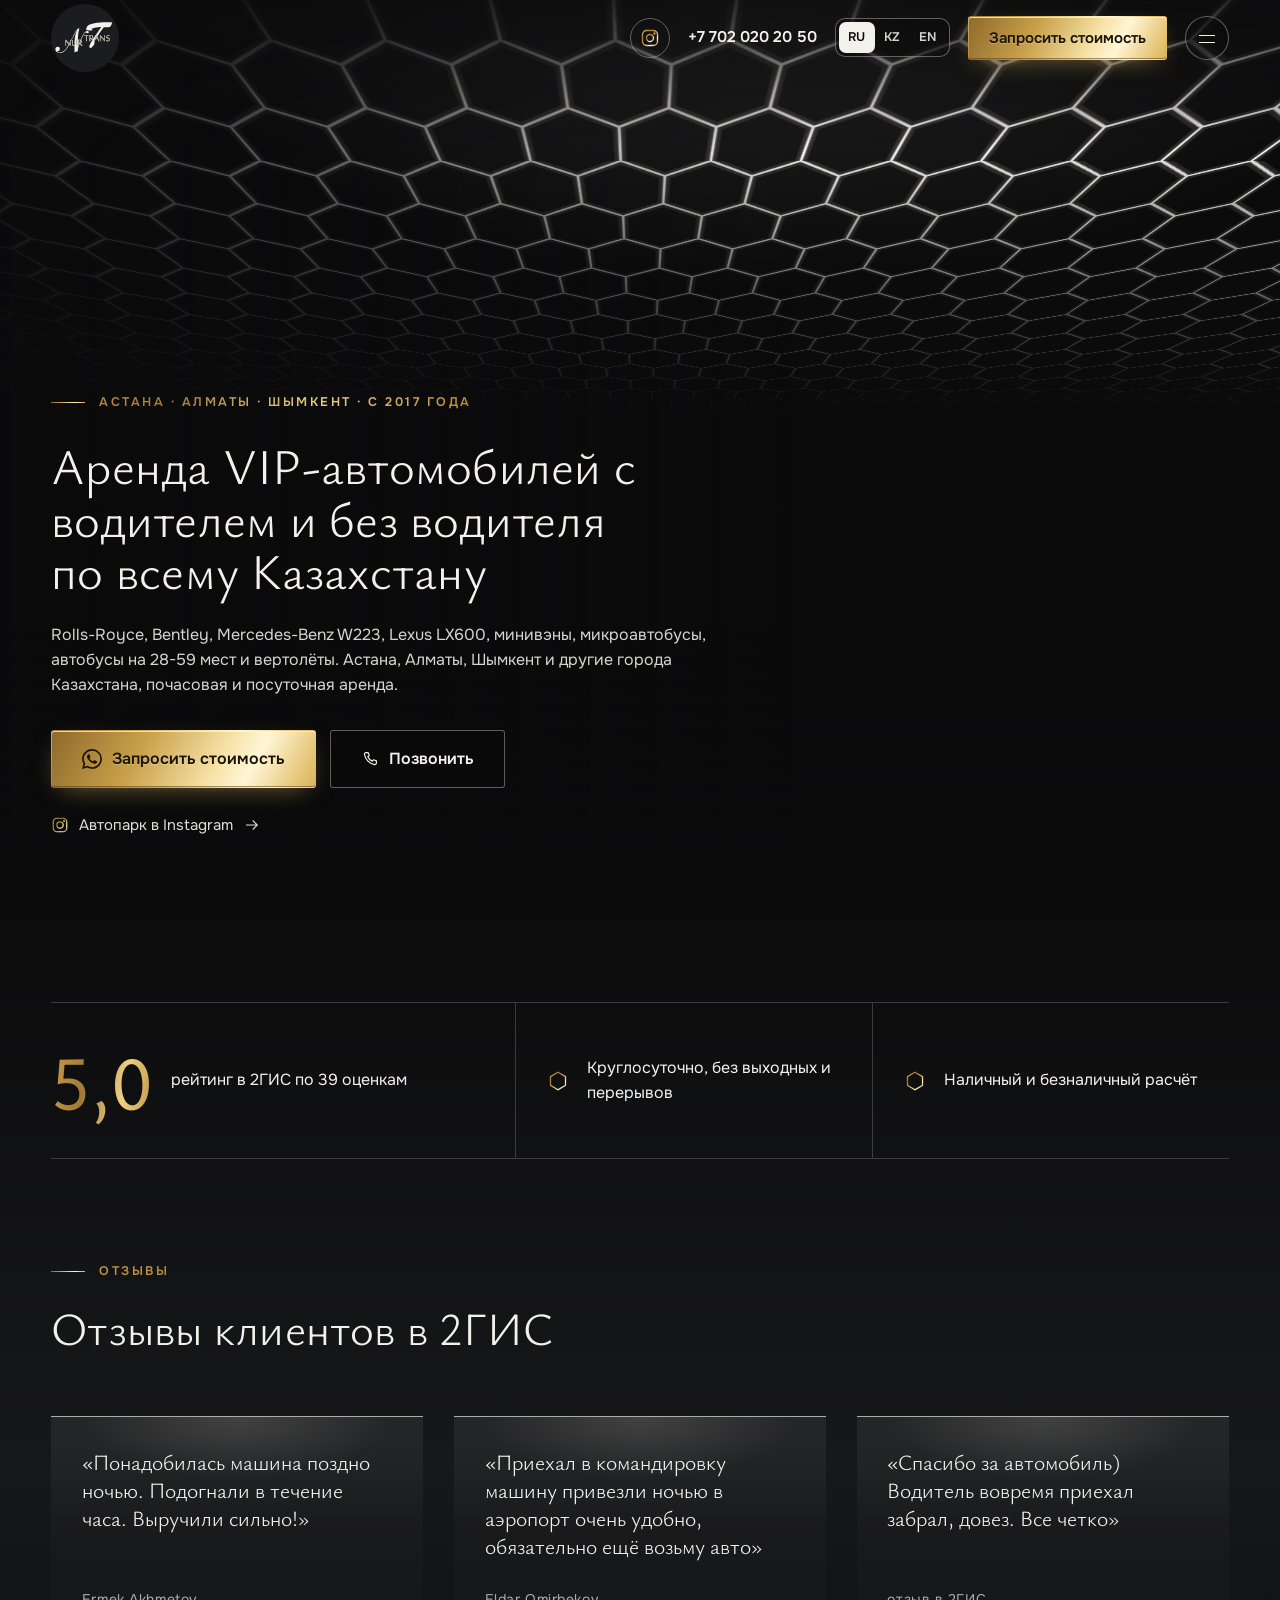
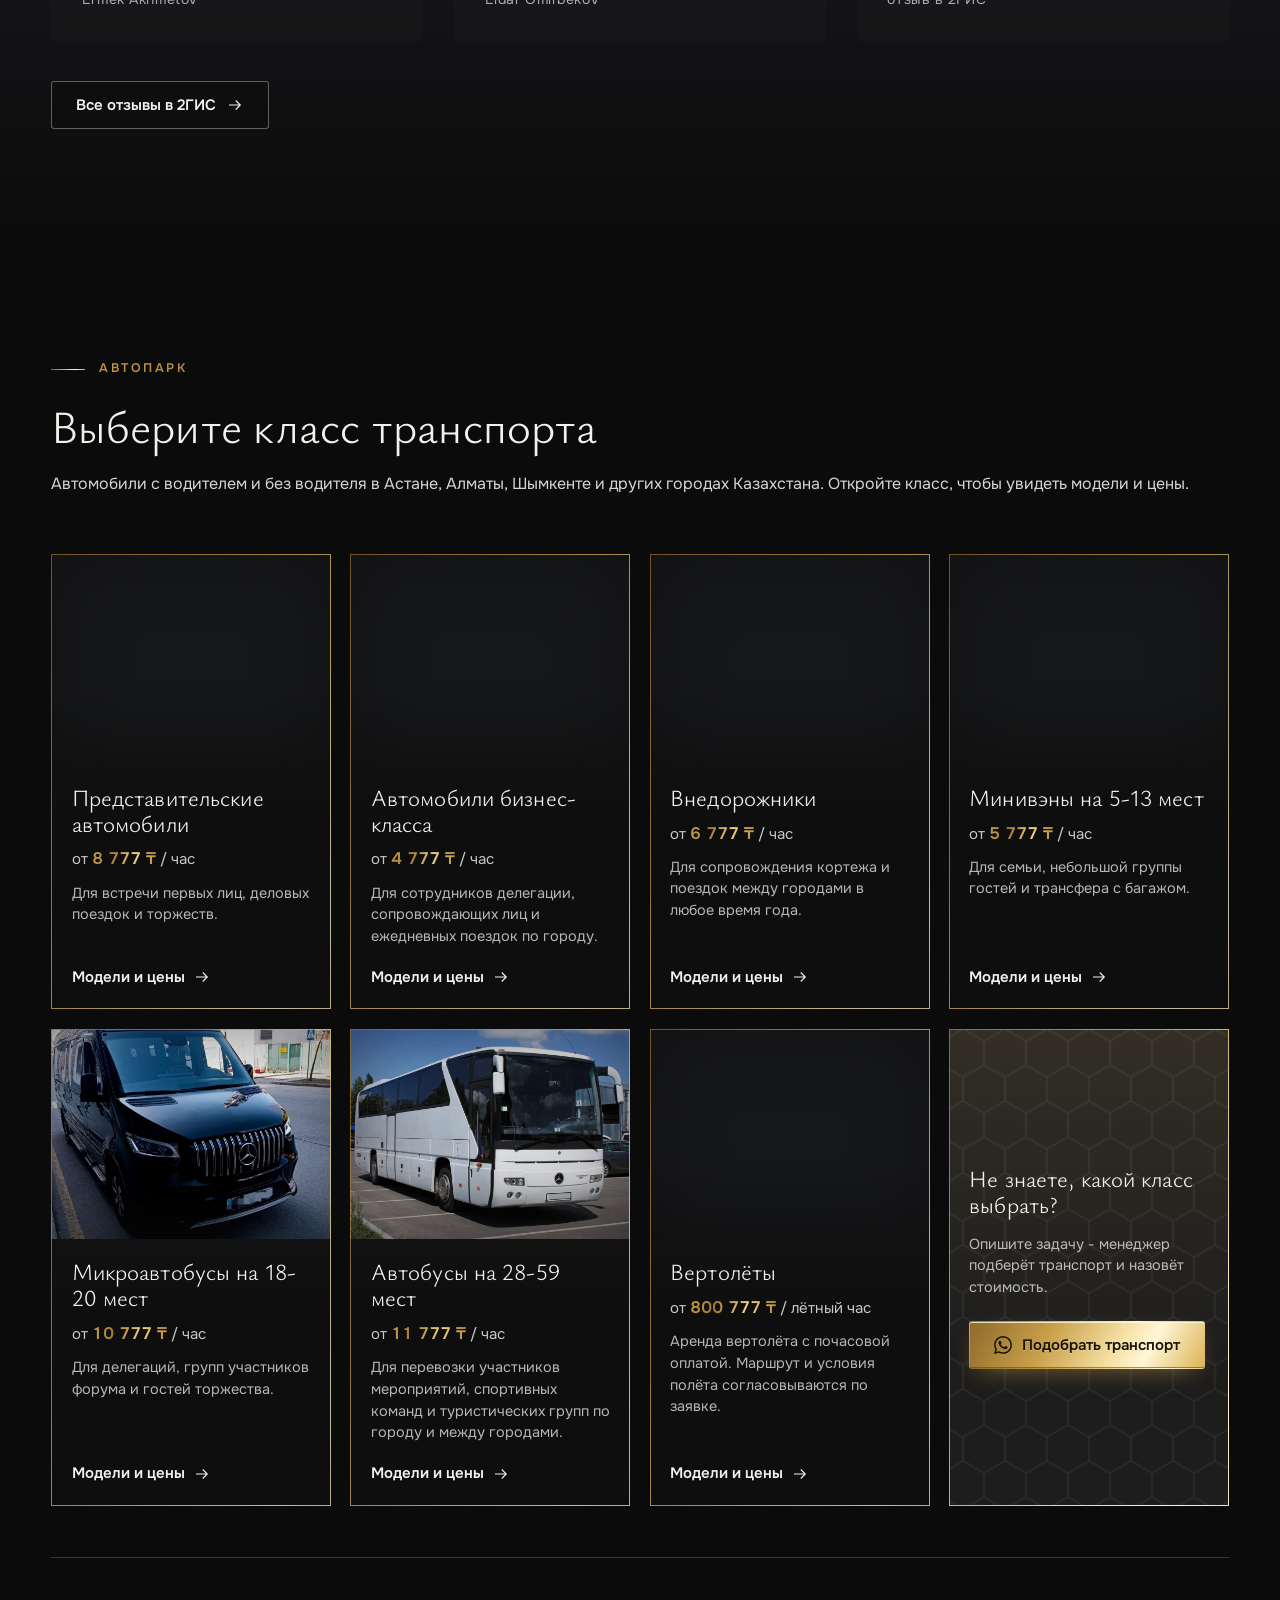
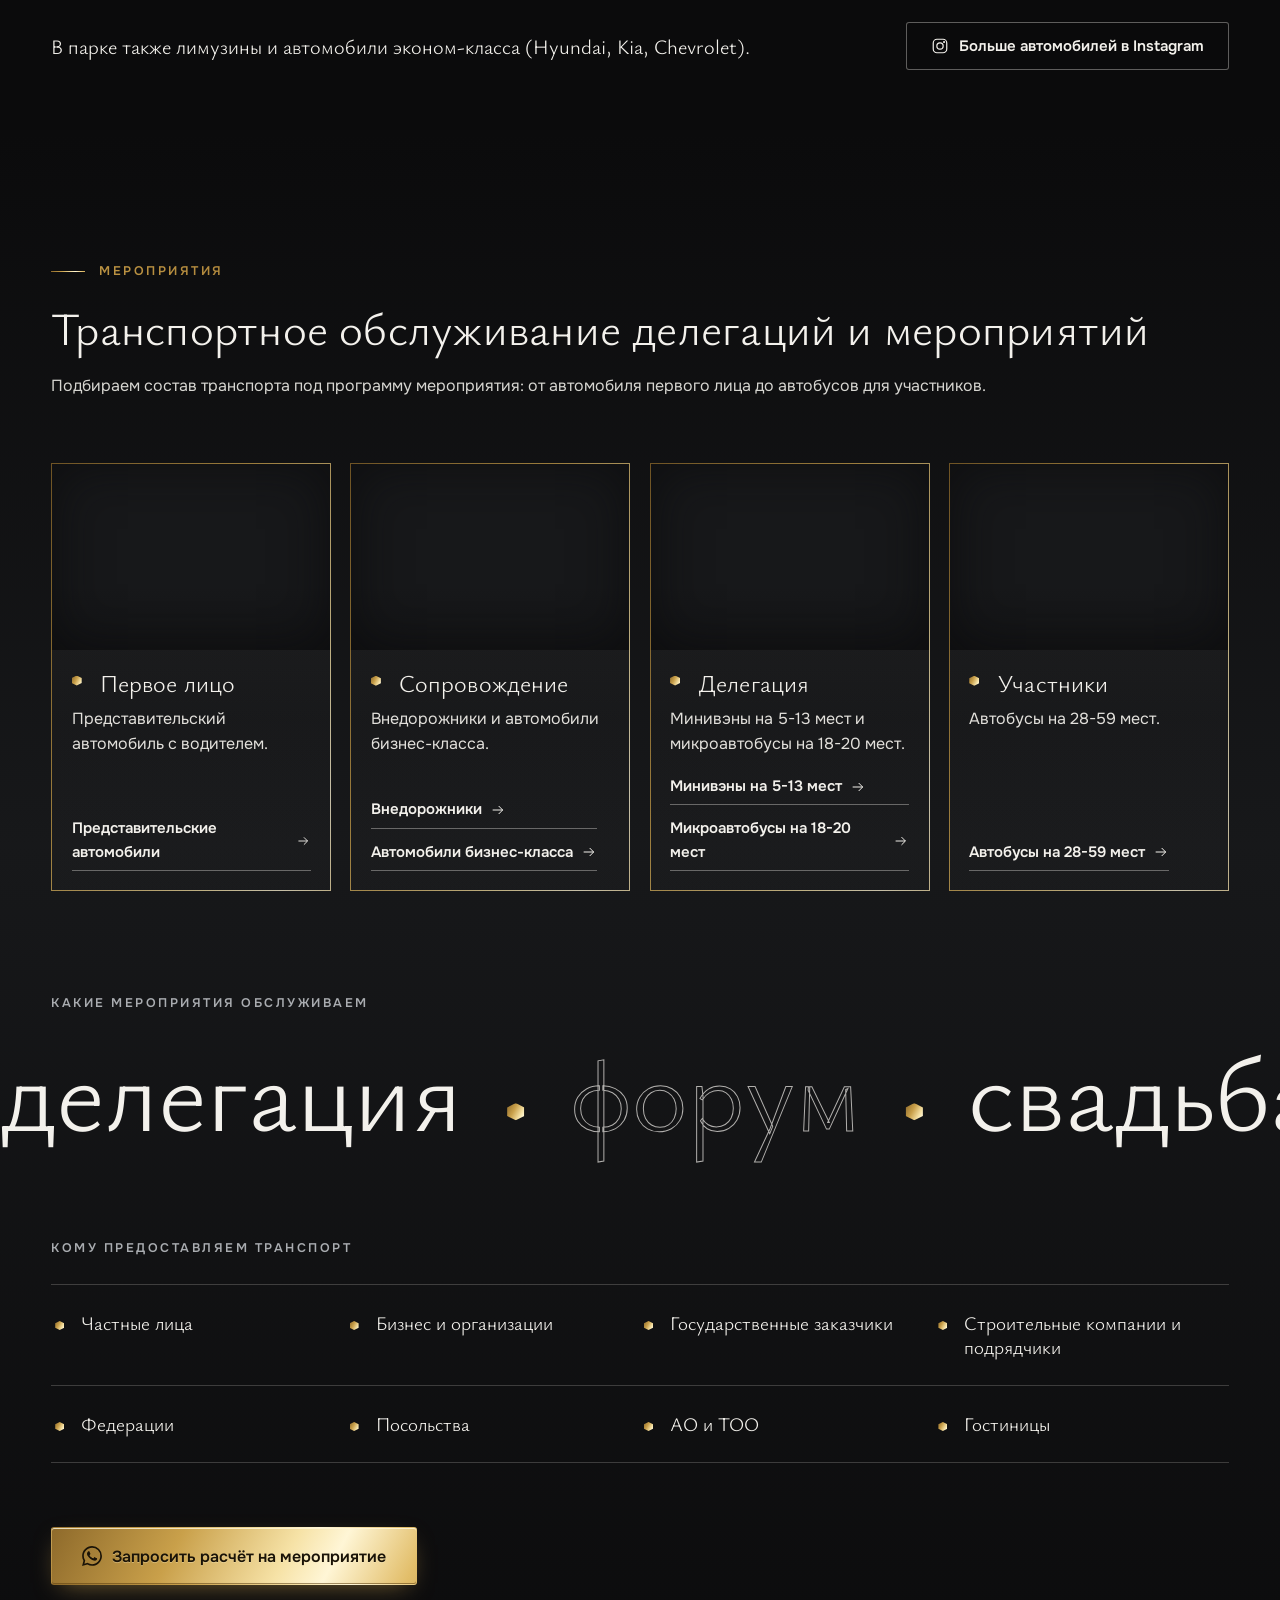
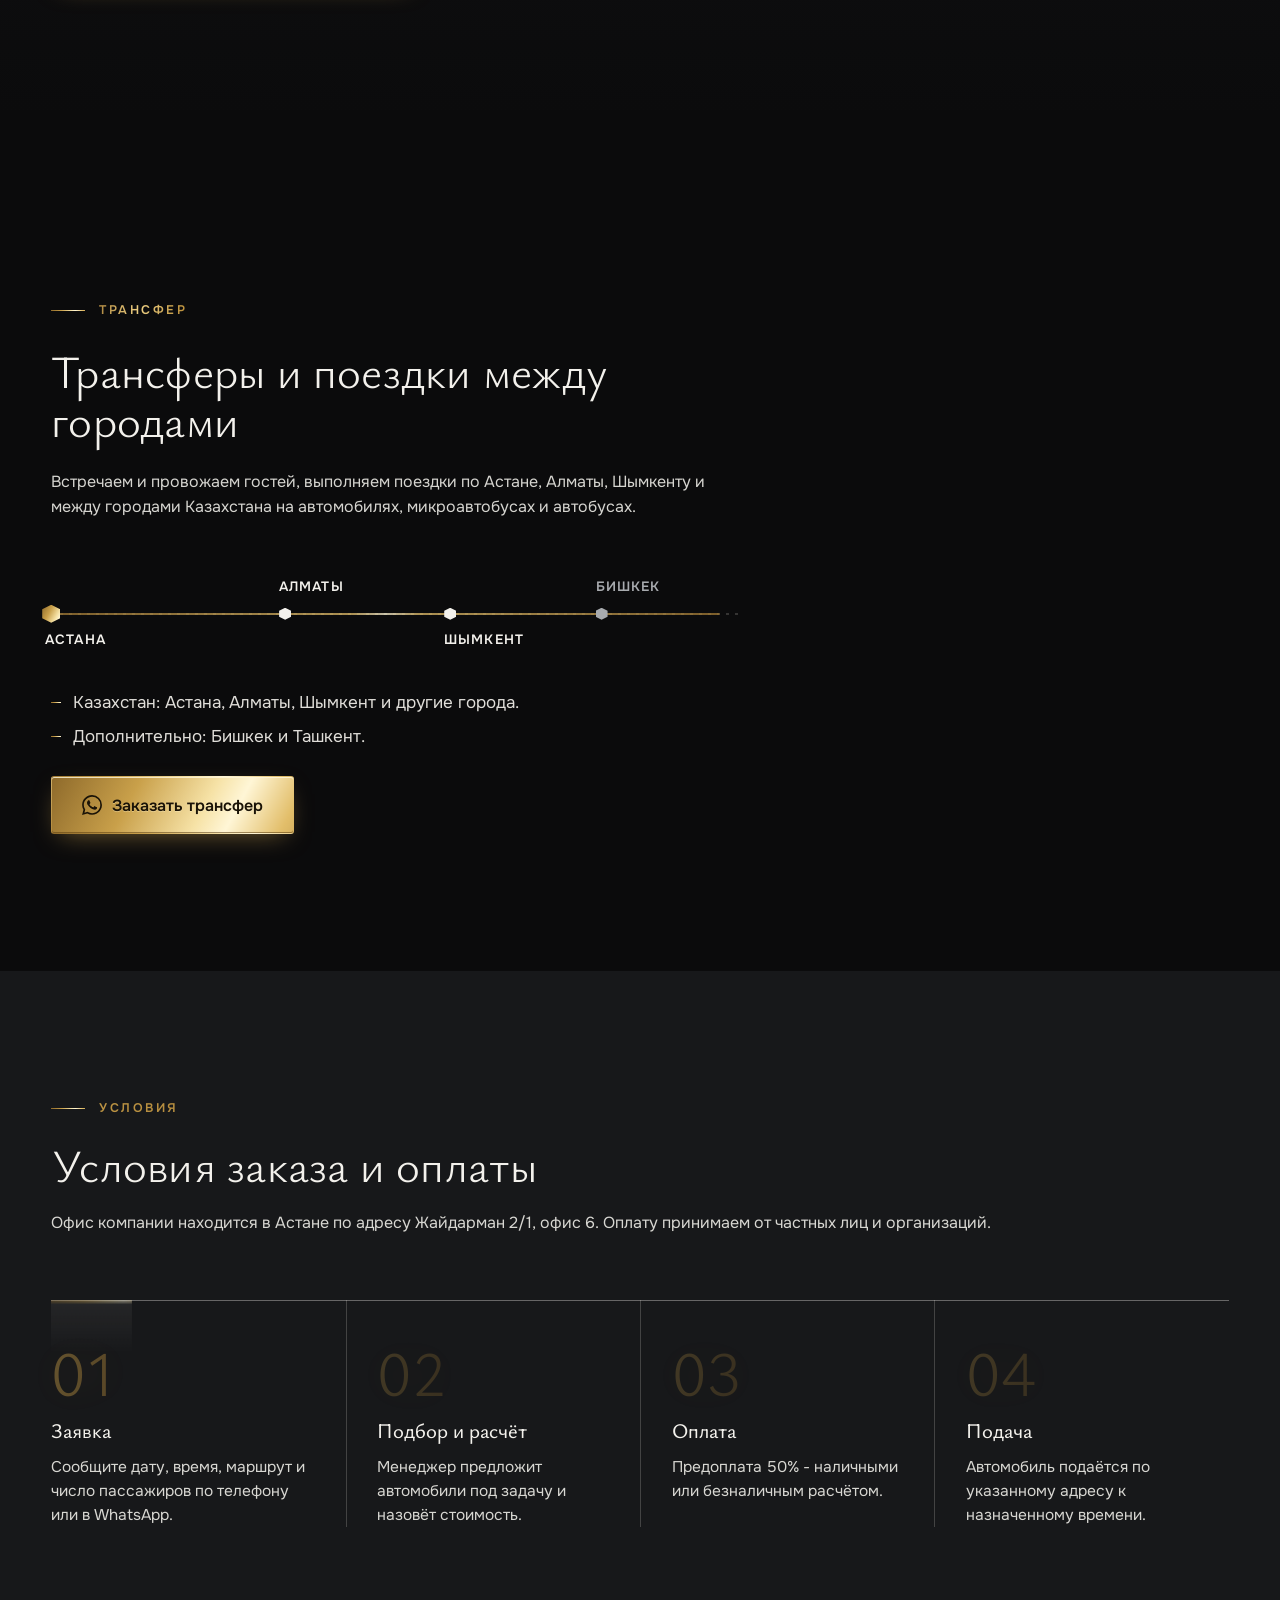
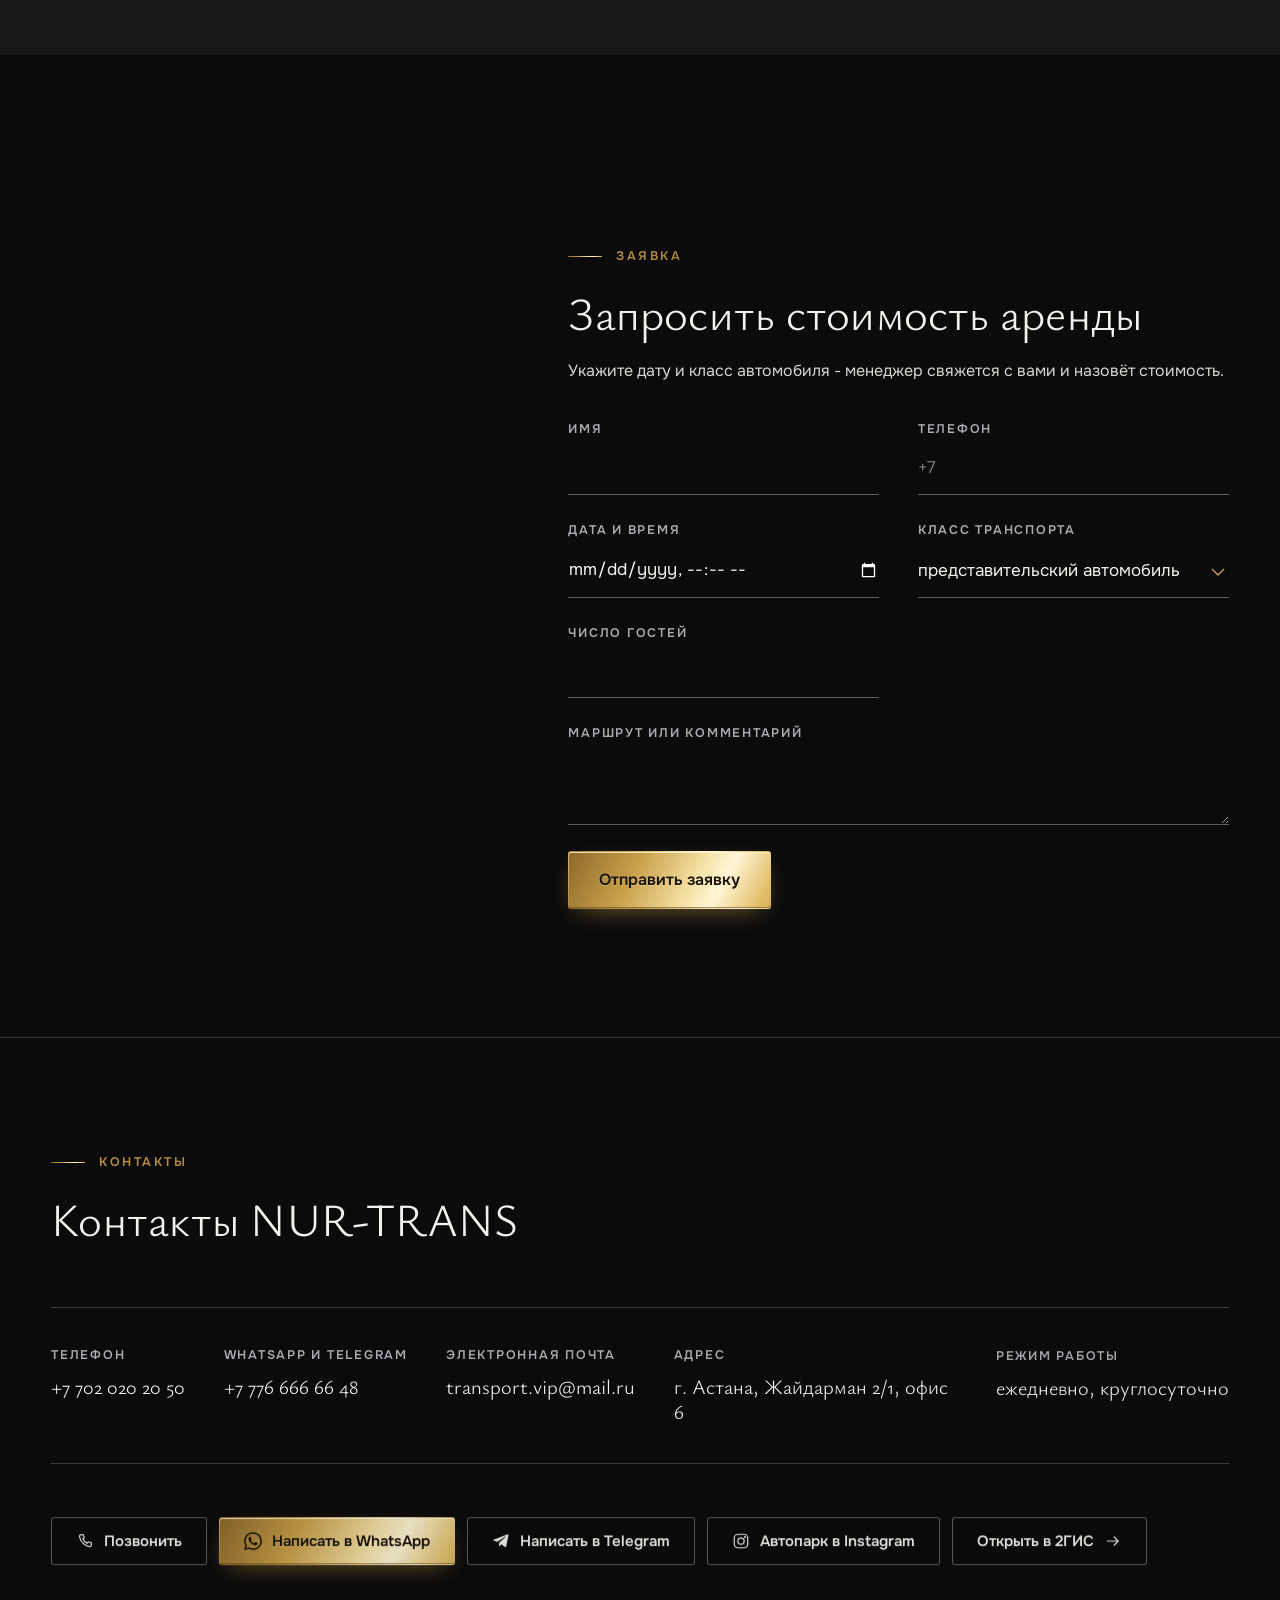
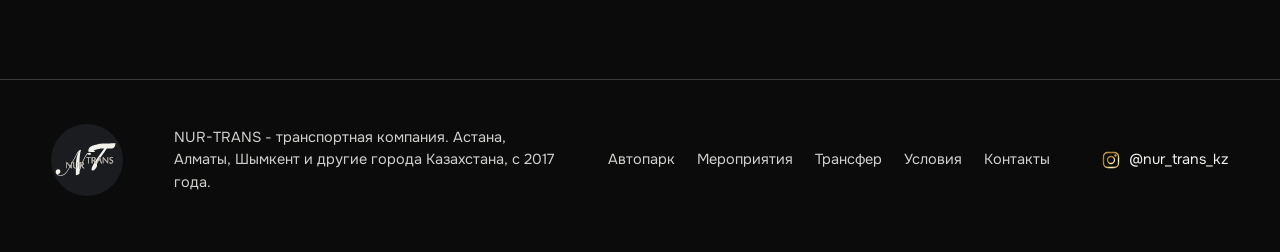
<file: index.html>
<!doctype html>
<html lang="ru">
<head>
<meta charset="utf-8">
<meta name="viewport" content="width=device-width, initial-scale=1, viewport-fit=cover">
<meta name="format-detection" content="telephone=no">
<title data-i18n="meta.title">Аренда VIP-авто с водителем и без - Астана, Алматы, Шымкент - NUR-TRANS</title>
<meta name="description" content="Прокат VIP-автомобилей с водителем и без водителя в Астане, Алматы, Шымкенте и по всему Казахстану: Rolls-Royce, Bentley, Mercedes-Benz W223, Lexus LX600, минивэны, микроавтобусы, автобусы, вертолёты. Круглосуточно.">
<meta name="theme-color" content="#0B0B0C">
<link rel="canonical" href="https://nur-trans.com/">
<meta property="og:type" content="website">
<meta property="og:locale" content="ru_RU">
<meta property="og:title" content="NUR-TRANS - аренда VIP-автомобилей, микроавтобусов и автобусов в Астане, Алматы, Шымкенте и по Казахстану">
<meta property="og:description" content="Прокат VIP-автомобилей с водителем и без водителя в Астане, Алматы, Шымкенте и по всему Казахстану: Rolls-Royce, Bentley, Mercedes-Benz W223, Lexus LX600, минивэны, микроавтобусы, автобусы, вертолёты. Круглосуточно.">
<meta property="og:url" content="https://nur-trans.com/">
<meta property="og:site_name" content="NUR-TRANS">
<meta property="og:image" content="https://nur-trans.com/assets/img/og-image.jpg">
<meta property="og:image:width" content="1200">
<meta property="og:image:height" content="630">
<meta name="twitter:card" content="summary_large_image">
<meta name="twitter:title" content="NUR-TRANS - аренда VIP-автомобилей, микроавтобусов и автобусов в Астане, Алматы, Шымкенте и по Казахстану">
<meta name="twitter:description" content="Прокат VIP-автомобилей с водителем и без водителя в Астане, Алматы, Шымкенте и по всему Казахстану: Rolls-Royce, Bentley, Mercedes-Benz W223, Lexus LX600, минивэны, микроавтобусы, автобусы, вертолёты. Круглосуточно.">
<meta name="twitter:image" content="https://nur-trans.com/assets/img/og-image.jpg">
<link rel="icon" href="favicon.ico" sizes="any">
<link rel="icon" type="image/png" sizes="32x32" href="assets/img/favicon-32.png">
<link rel="icon" type="image/png" sizes="16x16" href="assets/img/favicon-16.png">
<link rel="apple-touch-icon" href="assets/img/apple-touch-icon.png">
<link rel="preload" as="image" href="assets/photos/hero-28.webp" imagesrcset="assets/photos/hero-28-960.webp 960w, assets/photos/hero-28.webp 1280w" imagesizes="min(66vw, 1280px)" media="(min-width: 821px)" fetchpriority="high">
<link rel="preload" as="image" href="assets/photos/hero-m-16.webp" imagesrcset="assets/photos/hero-m-16-828.webp 828w, assets/photos/hero-m-16.webp 968w" imagesizes="100vw" media="(max-width: 820px)" fetchpriority="high">
<link rel="stylesheet" href="styles.css?v=20261123-1">
<script type="application/ld+json">
{"@context":"https://schema.org","@type":["AutoRental","LocalBusiness"],"@id":"https://nur-trans.com/#org","name":"NUR-TRANS","url":"https://nur-trans.com/","logo":"https://nur-trans.com/assets/img/icon-512.png","image":"https://nur-trans.com/assets/img/og-image.jpg","description":"Аренда VIP-автомобилей с водителем и без водителя в Астане, Алматы, Шымкенте и по всему Казахстану: представительские автомобили, бизнес-класс, внедорожники, минивэны, микроавтобусы, автобусы и вертолёты.","telephone":"+77020202050","email":"transport.vip@mail.ru","foundingDate":"2017","paymentAccepted":"Наличные, безналичный расчёт","address":{"@type":"PostalAddress","streetAddress":"Жайдарман 2/1, офис 6","addressLocality":"Астана","addressCountry":"KZ"},"areaServed":["Астана","Алматы","Шымкент","Казахстан"],"openingHoursSpecification":{"@type":"OpeningHoursSpecification","dayOfWeek":["Monday","Tuesday","Wednesday","Thursday","Friday","Saturday","Sunday"],"opens":"00:00","closes":"23:59"},"contactPoint":[{"@type":"ContactPoint","telephone":"+77020202050","contactType":"customer service","availableLanguage":["ru","kk","en"]},{"@type":"ContactPoint","telephone":"+77766666648","contactType":"reservations","contactOption":"WhatsApp"}],"sameAs":["https://www.instagram.com/nur_trans_kz/","https://2gis.kz/astana/geo/70000001112524773"]}
</script>
<script async src="https://www.googletagmanager.com/gtm.js?id=GTM-THR3546C"></script>
<script>
  window.dataLayer = window.dataLayer || [];
  function gtag(){dataLayer.push(arguments);}
  gtag('js', new Date());
  window.AW_CONV = {
    phone: 'AW-18591531734/GYgZCI-a-r0dENaFkaFF',
    contact: 'AW-18591531734/q_MeCNe--b0dENaFkaFF',
    form: 'AW-18591531734/TJP2CO2w-r0dENaFkaFF'
  };
  function gtag_report_conversion(url, sendTo) {
    gtag('event', 'conversion', {
      'send_to': sendTo || window.AW_CONV.phone,
      'value': 1.0,
      'currency': 'USD',
      'transport_type': 'beacon'
    });
    return false;
  }
</script>
<script src="https://lead-bot.sultan-askarov-kz.workers.dev/t.js" data-site="nurtrans" defer></script>
</head>
<body>
<svg width="0" height="0" style="position:absolute" aria-hidden="true" focusable="false"><defs><linearGradient id="g-gold" x1="0" y1="0" x2="1" y2="1" spreadMethod="reflect"><stop offset="0" stop-color="#A27A34"/><stop offset=".35" stop-color="#E2BE6A"/><stop offset=".5" stop-color="#FFF6D6"/><stop offset=".65" stop-color="#D9B25E"/><stop offset="1" stop-color="#9C7429"/><animateTransform attributeName="gradientTransform" type="translate" values="-1 -1;-1 -1;1 1;1 1" keyTimes="0;.25;.75;1" dur="5.5s" repeatCount="indefinite"/></linearGradient><linearGradient id="g-gold-h" gradientUnits="userSpaceOnUse" x1="0" y1="0" x2="600" y2="0"><stop offset="0" stop-color="#A27A34"/><stop offset=".45" stop-color="#E2BE6A"/><stop offset=".5" stop-color="#FFF6D6"/><stop offset=".55" stop-color="#E2BE6A"/><stop offset="1" stop-color="#A27A34"/></linearGradient></defs>
<symbol id="logo" viewBox="25 26 584 584"><circle cx="317" cy="318" r="292" fill="var(--logo-disc,#17181A)"/><path fill="var(--logo-mark,#F3F1EC)" fill-rule="evenodd" d="M111.7 445.8C123.5 444.0 132.9 439.1 142.5 429.7C155.0 417.4 162.6 406.6 176.2 381.8C179.0 376.6 179.8 375.3 180.4 375.3C180.5 375.3 182.7 377.6 185.2 380.3C189.8 385.4 190.7 386.1 192.2 385.4C193.0 385.0 193.0 385.0 193.1 367.5C193.2 351.9 193.2 350.0 193.7 349.5C194.0 349.1 197.1 343.7 200.5 337.3C203.9 331.0 209.0 321.6 211.8 316.5C214.6 311.4 219.7 302.0 223.2 295.7C234.0 275.8 246.7 254.9 249.8 252.0C250.9 251.0 250.7 251.4 248.6 255.5C239.9 272.5 232.7 295.6 230.5 313.5C229.9 319.1 229.1 326.3 228.8 329.0C228.7 330.2 228.3 334.8 227.8 339.3C227.1 346.8 227.0 348.9 227.0 363.9C227.0 383.5 227.3 382.2 223.6 381.9C216.5 381.4 213.5 378.7 212.7 372.3C212.5 370.9 212.3 362.1 212.3 352.6C212.3 343.1 212.2 335.2 212.1 334.9C211.9 334.1 206.6 334.1 206.0 334.8C205.2 335.8 205.7 372.4 206.6 375.1C209.0 382.3 213.8 385.4 222.8 385.9C224.7 386.0 226.4 386.2 226.5 386.4C226.6 386.6 226.7 398.8 226.7 413.6C226.6 445.0 226.3 442.3 230.1 440.9C233.3 439.7 247.3 434.4 251.8 432.7C256.3 430.9 255.9 432.0 256.3 419.7C256.6 409.1 257.3 406.5 265.5 382.7C265.8 381.8 267.0 378.4 268.2 375.0C270.9 367.1 271.8 364.9 272.5 365.1C272.8 365.1 274.5 367.8 276.4 371.2C283.7 384.4 285.2 385.8 291.9 385.8C297.5 385.7 299.3 383.9 295.1 382.5C291.2 381.1 287.5 377.0 282.6 368.6C279.4 363.2 279.4 363.1 282.1 361.6C289.1 357.5 292.0 348.7 288.7 341.5C287.9 339.7 285.3 336.7 284.6 336.7C283.0 336.7 283.5 335.3 290.4 319.8C300.6 297.1 308.5 283.0 315.6 274.7C319.9 269.8 321.3 269.6 326.3 273.1C335.8 279.9 349.7 276.9 349.7 268.0C349.7 257.7 330.8 255.1 320.0 263.9C309.4 272.4 297.1 292.7 282.3 326.2C280.6 330.0 279.1 333.3 278.9 333.5C278.8 333.7 275.5 333.8 270.9 333.9C260.9 333.9 258.7 334.1 258.3 335.2C257.6 337.1 257.9 383.7 258.7 385.1C259.3 386.3 259.3 386.3 258.7 388.6C257.9 391.5 257.0 393.7 256.7 393.7C256.0 393.7 255.7 335.9 256.3 323.3C257.2 306.4 257.4 303.0 257.7 299.7C257.9 297.7 258.3 292.4 258.7 287.8C259.9 273.2 263.1 255.7 267.5 239.9C268.7 235.6 268.1 234.3 265.0 234.3C259.9 234.4 251.0 241.4 243.8 251.1C237.0 260.0 236.9 260.3 215.7 300.0C200.0 329.3 194.8 339.0 194.3 339.7C193.5 340.9 193.0 340.2 193.0 337.5C193.0 334.7 192.7 334.3 190.8 334.3C188.7 334.3 188.7 334.3 188.7 342.4C188.7 350.8 189.0 349.5 184.4 357.5C179.9 365.3 181.5 365.6 171.7 354.8C151.8 333.0 152.8 334.0 151.3 334.0C150.6 334.0 150.0 334.1 149.9 334.3C149.8 334.4 149.7 345.9 149.7 359.7C149.6 387.4 149.4 385.3 151.9 385.3C154.2 385.3 154.1 386.1 154.0 365.5C153.8 343.7 153.3 345.2 158.9 351.3C169.6 362.9 176.2 370.5 176.3 371.0C176.3 371.4 174.4 375.2 171.6 380.1C169.0 384.7 165.9 390.4 164.6 392.7C153.1 413.1 137.9 430.4 126.0 436.6C110.8 444.5 91.1 443.6 79.6 434.5C76.7 432.2 76.8 432.0 81.7 431.3C93.8 429.7 101.0 422.4 101.0 411.6C101.0 399.2 94.2 392.4 82.2 392.7C70.7 393.0 62.1 402.9 62.8 415.3C63.9 436.6 85.1 449.9 111.7 445.8ZM367.5 403.3C375.0 400.5 390.2 384.7 395.5 374.0C397.8 369.5 398.1 367.6 398.1 358.0C398.2 349.5 398.2 349.5 399.1 347.0C401.1 341.7 408.7 327.5 409.6 327.2C409.9 327.1 413.2 326.9 417.0 326.8C425.7 326.5 424.6 325.6 428.2 336.2C431.4 345.7 431.4 345.7 434.6 345.7C438.7 345.7 438.7 345.8 435.8 337.9C427.9 316.2 423.7 304.3 423.7 303.9C423.7 303.3 437.0 283.5 445.5 271.5C449.6 265.8 456.3 256.3 460.5 250.3C476.0 228.5 478.1 225.6 478.9 225.1C479.6 224.7 480.9 224.6 489.9 225.0C504.8 225.5 515.8 225.4 519.5 224.8C531.1 222.8 538.6 217.0 543.3 206.4C545.6 201.0 549.4 185.3 548.8 183.1C548.5 181.8 548.0 181.8 522.2 182.7C517.0 182.8 508.3 183.1 502.8 183.3C491.8 183.7 474.3 184.2 453.4 184.7C434.3 185.1 425.0 186.2 406.0 190.2C367.2 198.3 343.6 207.6 337.0 217.3C331.6 225.3 325.9 241.8 327.0 246.5C327.5 248.9 330.2 250.7 334.8 251.8C344.7 254.1 369.8 253.4 380.5 250.6C383.8 249.8 383.3 249.2 376.9 246.0C370.0 242.5 369.9 242.4 376.0 239.2C386.3 233.8 397.9 230.3 412.7 228.2C427.5 226.1 431.0 225.6 433.8 225.3C447.1 224.0 455.1 223.7 455.5 224.3C456.0 225.1 443.9 243.1 429.1 263.6C403.1 299.4 393.1 313.7 385.0 326.6C381.6 332.1 381.6 332.1 378.9 327.6C376.5 323.4 376.5 323.3 378.9 321.9C390.7 315.3 389.7 298.6 377.2 294.8C374.7 294.0 357.4 293.9 356.1 294.6C355.3 295.0 355.3 295.0 355.3 319.8C355.3 334.5 355.5 344.7 355.7 345.0C355.9 345.3 356.7 345.5 358.4 345.6C362.5 345.8 362.3 346.3 362.3 334.5C362.3 323.0 362.0 323.9 366.4 324.1C369.5 324.2 369.5 324.2 373.4 331.2C375.6 335.0 377.3 338.4 377.3 338.6C377.3 338.9 375.8 341.8 373.9 345.1C361.0 367.8 354.8 381.9 354.1 390.2C353.5 398.3 361.0 405.7 367.5 403.3ZM186.1 370.6C183.7 368.1 183.7 368.1 185.3 365.1C188.5 359.3 188.7 359.4 188.7 366.7C188.7 373.2 188.6 373.3 186.1 370.6ZM265.2 366.1C264.8 365.7 265.0 364.8 265.5 364.4C266.1 363.8 266.5 364.4 266.2 365.5C266.0 366.3 265.6 366.5 265.2 366.1ZM265.7 359.7C264.7 358.7 264.6 339.0 265.6 338.0C267.5 336.2 277.2 337.3 276.6 339.3C275.9 341.5 268.3 359.8 267.9 360.0C267.2 360.5 266.4 360.4 265.7 359.7ZM274.7 358.6C274.7 356.9 280.5 343.2 281.2 343.2C283.7 343.2 282.8 354.8 280.1 357.4C278.2 359.3 274.7 360.0 274.7 358.6ZM517.5 345.5C527.4 342.9 532.5 332.5 528.0 323.8C526.3 320.3 523.6 318.4 516.5 315.3C507.5 311.5 505.7 309.9 505.7 305.5C505.7 299.0 511.7 296.9 522.0 299.8C525.6 300.9 525.8 300.8 526.5 298.0C527.3 294.9 527.0 294.7 520.7 294.0C508.3 292.6 500.2 298.0 500.2 307.7C500.2 315.0 502.8 317.8 513.4 322.4C523.0 326.5 525.2 329.5 523.3 336.3C521.8 341.9 512.4 342.8 503.7 338.3C500.7 336.8 500.4 336.9 499.2 339.7C498.3 342.2 498.4 342.7 500.3 343.6C504.9 346.0 512.4 346.8 517.5 345.5ZM331.7 345.3C332.3 345.0 332.3 344.4 332.3 322.6C332.3 310.2 332.4 299.8 332.5 299.4C332.8 298.3 334.5 298.0 340.2 298.0C347.4 298.0 348.8 297.5 347.7 295.1C347.3 294.3 347.3 294.3 329.2 294.3C309.2 294.3 310.0 294.3 310.0 296.3C310.0 297.8 310.5 297.9 317.8 298.1C323.1 298.2 324.5 298.4 324.9 298.8C325.3 299.2 325.4 302.1 325.4 321.6C325.3 333.8 325.4 344.1 325.5 344.5C326.0 345.6 330.1 346.2 331.7 345.3ZM449.4 344.9C449.6 344.7 449.7 336.2 449.6 326.1C449.6 305.3 449.5 305.9 451.8 308.3C453.4 310.1 466.7 324.8 475.1 334.2C485.5 345.7 486.8 346.8 488.3 345.3C488.8 344.7 488.8 295.3 488.3 294.7C488.0 294.5 487.3 294.3 486.5 294.3C484.2 294.3 484.3 293.3 484.3 313.7C484.3 331.5 484.3 332.3 483.7 332.3C483.4 332.3 481.4 330.4 478.9 327.8C476.6 325.2 469.0 316.8 461.9 309.0C448.8 294.6 447.7 293.6 446.2 294.3C445.1 294.8 444.8 344.6 445.9 345.3C446.7 345.8 449.0 345.5 449.4 344.9ZM412.6 323.1C412.0 322.6 412.5 321.6 415.4 316.8C419.4 310.3 419.3 310.3 421.6 316.7C424.0 323.6 424.3 323.1 418.0 323.3C415.1 323.3 412.7 323.2 412.6 323.1ZM362.7 319.9C362.0 319.2 362.2 298.5 362.9 298.0C364.7 296.4 374.0 297.9 376.5 300.1C381.3 304.2 380.6 316.4 375.5 318.7C372.3 320.1 363.8 321.0 362.7 319.9Z"/><path fill="var(--logo-word,#A9A49B)" fill-rule="evenodd" d="M229.5 386.0C234.6 384.6 234.3 384.8 234.3 382.8C234.3 380.9 234.3 380.9 230.4 381.2C228.3 381.3 226.2 381.5 225.9 381.7C225.4 382.0 222.0 381.7 219.7 381.1C217.1 380.5 214.8 378.3 213.5 375.2C212.9 373.5 212.8 373.0 212.7 354.2C212.7 341.0 212.5 334.7 212.3 334.4C211.7 333.8 206.5 333.8 205.9 334.5C205.1 335.3 205.1 367.9 205.8 372.3C206.9 379.3 210.0 383.2 215.8 385.1C219.0 386.1 226.9 386.6 229.5 386.0ZM295.3 384.2C295.3 382.4 295.3 382.3 294.2 381.9C291.4 380.7 286.9 375.4 282.7 368.3C279.6 362.9 279.6 363.6 282.8 361.6C285.9 359.5 287.3 358.1 288.8 355.0C290.3 351.8 290.4 343.9 288.9 341.0C287.6 338.6 283.9 335.0 282.7 335.0C282.2 335.0 281.4 334.7 281.0 334.4C279.9 333.6 259.5 333.5 258.6 334.3C257.8 334.9 257.7 384.6 258.4 385.3C258.7 385.5 259.9 385.7 261.9 385.7C265.0 385.7 265.0 385.7 265.2 384.8C265.3 384.2 265.5 383.5 265.7 383.1C266.1 382.0 266.1 378.7 265.7 378.7C265.5 378.7 265.3 377.1 265.3 374.5C265.3 372.1 265.5 370.3 265.7 370.2C266.1 369.9 266.1 366.3 265.6 366.3C265.4 366.3 265.3 365.9 265.4 365.4C265.5 364.3 269.5 363.6 270.2 364.5C270.4 364.8 271.0 365.0 271.6 365.0C272.5 365.0 272.7 365.2 274.7 368.8C283.7 385.0 284.6 385.9 291.9 386.0C295.3 386.0 295.3 386.0 295.3 384.2ZM153.9 366.3C154.0 356.0 154.1 347.4 154.3 347.2C154.4 347.1 158.5 351.3 163.4 356.7C175.3 369.8 176.0 370.7 176.2 371.8C176.3 372.3 176.6 372.7 176.9 372.7C177.8 372.7 178.7 373.7 178.7 374.7C178.7 375.5 178.8 375.7 179.6 375.7C180.3 375.7 181.0 376.3 183.1 378.6C189.3 385.5 189.2 385.3 191.2 385.3C192.2 385.3 193.0 385.2 193.1 385.0C193.4 384.6 193.4 335.6 193.2 334.9C193.0 334.4 192.6 334.3 190.7 334.4L188.5 334.5L188.3 342.8C188.2 347.4 188.3 355.7 188.4 361.3C188.6 368.7 188.6 371.5 188.3 371.8C187.7 372.4 184.3 368.5 184.3 367.3C184.3 366.5 184.2 366.3 183.4 366.3C182.2 366.3 181.7 365.8 181.7 364.6C181.7 363.9 181.5 363.7 180.8 363.6C180.1 363.4 176.3 359.5 166.5 348.7C153.2 334.0 153.2 334.0 151.3 334.1L149.5 334.2L149.4 359.3C149.4 373.2 149.4 384.7 149.5 384.9C149.6 385.2 150.3 385.3 151.7 385.3L153.8 385.2L153.9 366.3ZM241.8 379.2C245.5 375.0 245.7 373.7 245.7 352.5C245.7 332.3 246.0 334.0 242.4 334.0C238.3 334.0 238.7 332.1 238.6 353.6C238.6 371.3 238.6 372.3 237.9 374.5C236.5 379.4 236.7 380.7 238.8 380.7C240.5 380.7 240.7 380.6 241.8 379.2ZM265.8 359.6C265.1 358.9 265.2 338.9 265.8 338.2C267.4 336.7 276.3 337.5 276.3 339.1C276.3 339.5 276.7 339.7 277.5 339.7C278.9 339.7 280.0 340.6 280.0 341.9C280.0 342.6 280.2 342.9 280.8 343.2C283.6 344.4 282.5 355.4 279.4 357.6C277.0 359.3 266.9 360.8 265.8 359.6ZM390.8 346.1C393.1 345.8 393.2 342.9 390.9 341.8C388.0 340.4 382.7 334.2 382.7 332.1C382.7 331.2 382.5 331.0 382.0 331.0C381.4 331.0 381.0 330.5 378.4 326.1C376.9 323.6 377.0 323.6 380.2 321.5C385.7 317.9 388.0 312.4 387.1 305.4C386.3 299.5 383.2 296.2 377.0 294.5C374.0 293.6 357.0 293.7 355.8 294.5C355.0 295.0 355.0 295.0 355.0 319.7C355.0 336.1 355.1 344.6 355.3 345.0C355.6 345.6 356.1 345.7 358.5 345.7C362.7 345.7 362.3 346.8 362.3 335.3C362.3 323.5 362.2 324.0 366.0 324.0C367.9 324.0 368.4 324.1 369.1 324.8C370.5 326.1 377.0 338.1 377.0 339.5C377.0 340.5 377.1 340.7 377.8 340.7C378.2 340.7 378.9 341.2 379.7 342.3C382.2 345.6 385.7 346.8 390.8 346.1ZM519.1 345.4C522.4 344.2 524.0 343.0 524.0 341.8C524.0 340.7 524.1 340.7 525.1 340.7C529.0 340.7 531.2 329.8 528.5 324.1C526.9 320.5 523.2 317.7 516.8 315.2C508.2 311.8 505.8 309.5 506.1 305.1C506.6 299.1 506.4 299.5 509.6 299.1C513.7 298.7 516.5 298.8 519.3 299.5C525.8 301.0 526.8 300.7 526.6 296.7C526.5 294.1 526.6 294.1 518.8 293.8C510.7 293.5 506.7 294.6 506.7 297.2C506.7 298.7 506.7 298.7 504.9 298.7C501.7 298.7 499.8 302.0 499.9 307.8C499.9 315.3 502.7 318.3 513.7 322.9C522.2 326.4 524.4 329.2 523.3 334.7C523.1 335.9 522.8 337.4 522.8 338.1C522.6 339.2 522.5 339.3 521.4 339.4C520.7 339.5 519.3 339.9 518.3 340.3C514.9 341.6 510.9 341.1 505.5 338.8C500.5 336.7 499.0 337.2 499.0 341.3C499.0 343.3 499.0 343.3 500.3 344.0C504.9 346.3 514.5 347.0 519.1 345.4ZM332.3 345.3C332.6 345.0 332.7 339.4 332.7 322.1C332.7 299.3 332.7 299.3 333.4 298.9C334.0 298.5 335.9 298.3 340.8 298.1C347.4 297.9 347.4 297.9 347.3 296.0L347.2 294.2L329.5 294.1C308.7 294.0 310.3 293.8 310.3 296.2C310.3 297.2 310.4 298.0 310.6 298.0C310.7 298.1 313.9 298.2 317.6 298.3C323.8 298.5 324.4 298.6 324.9 299.1C325.3 299.7 325.3 303.4 325.3 322.3C325.3 339.4 325.4 345.0 325.7 345.3C326.0 345.5 327.2 345.7 329.0 345.7C330.8 345.7 332.0 345.5 332.3 345.3ZM400.7 344.1C401.1 343.2 401.3 341.9 401.3 340.6C401.3 339.1 401.7 337.6 403.0 333.9C405.6 326.8 405.0 327.5 409.2 327.2C415.4 326.8 423.8 327.0 424.4 327.4C425.0 327.9 425.9 330.1 428.8 338.9C431.2 346.0 430.9 345.7 434.7 345.7C437.7 345.7 437.7 345.7 437.7 343.9C437.7 342.7 437.3 341.2 436.7 339.4C436.1 338.0 434.1 332.4 432.2 327.0C430.2 321.6 427.6 314.3 426.3 310.8C424.7 306.4 424.0 304.0 424.0 302.9C424.0 301.8 423.9 301.4 423.4 301.3C423.1 301.2 422.6 300.4 422.3 299.6C419.9 293.2 420.3 293.8 418.3 293.7C414.0 293.5 412.1 295.3 412.0 299.6C412.0 301.3 412.0 301.3 413.8 301.3C415.4 301.3 415.6 301.4 416.0 302.2C416.9 304.2 418.7 309.7 418.7 310.5C418.7 311.0 418.9 311.6 419.2 311.9C420.6 313.3 423.2 322.3 422.5 322.9C421.7 323.4 408.1 323.2 407.5 322.7C407.4 322.5 407.6 321.4 408.1 320.0C408.6 318.7 409.0 317.3 409.0 317.0C409.0 316.6 409.1 316.3 409.3 316.3C409.5 316.3 409.8 315.7 409.9 315.0C410.0 314.3 410.2 313.7 410.4 313.7C410.5 313.7 410.8 313.1 410.9 312.3C411.0 311.6 411.2 311.0 411.4 311.0C411.5 311.0 411.7 310.6 411.7 310.2C411.7 309.7 411.8 309.3 412.0 309.3C412.2 309.3 412.3 309.0 412.3 308.5C412.3 308.0 412.5 307.7 412.7 307.7C412.8 307.7 413.0 306.8 413.0 305.8C413.0 304.0 413.0 304.0 411.2 304.0C409.4 304.0 409.3 304.0 409.3 304.8C409.3 305.3 409.2 305.7 409.0 305.7C408.8 305.7 408.7 306.0 408.7 306.5C408.7 307.0 408.5 307.3 408.3 307.3C408.2 307.3 408.0 307.7 408.0 308.2C408.0 308.6 407.9 309.0 407.7 309.0C407.5 309.0 407.2 309.6 407.1 310.3C407.0 311.1 406.8 311.7 406.6 311.7C406.5 311.7 406.3 312.2 406.1 312.9C406.0 313.6 405.8 314.2 405.7 314.3C405.4 314.5 404.5 316.7 401.5 324.2C400.4 327.1 398.9 330.7 398.3 332.2C393.0 345.4 393.0 345.7 397.2 345.7C400.0 345.7 400.0 345.7 400.7 344.1ZM449.7 344.9C450.0 344.4 450.1 339.7 449.9 325.9C449.8 315.9 449.8 307.6 450.0 307.5C450.3 307.3 450.7 307.6 455.8 313.3C467.3 326.1 469.3 328.3 471.3 330.5C472.5 331.8 476.0 335.7 479.1 339.1C484.8 345.4 484.8 345.4 486.8 345.3L488.8 345.2L488.9 320.5C489.0 291.8 489.2 294.3 486.7 294.3C483.7 294.3 483.9 292.9 484.0 313.6C484.1 323.7 484.0 332.1 483.9 332.2C483.7 332.4 481.1 329.6 464.2 311.0C448.1 293.2 449.2 294.3 447.0 294.4L445.2 294.5L445.1 319.6C445.0 337.9 445.1 344.9 445.4 345.2C446.0 346.0 449.2 345.8 449.7 344.9ZM363.4 320.0C362.4 319.6 362.3 318.6 362.4 308.1C362.5 296.6 362.1 297.5 367.7 297.8C376.5 298.1 380.3 302.4 379.3 311.1C378.8 315.0 377.6 317.3 375.3 318.5C373.2 319.6 365.0 320.6 363.4 320.0Z"/></symbol>
<symbol id="ic-wa" viewBox="0 0 24 24"><path fill="currentColor" d="M17.472 14.382c-.297-.149-1.758-.867-2.03-.967-.273-.099-.471-.148-.67.15-.197.297-.767.966-.94 1.164-.173.199-.347.223-.644.075-.297-.15-1.255-.463-2.39-1.475-.883-.788-1.48-1.761-1.653-2.059-.173-.297-.018-.458.13-.606.134-.133.298-.347.446-.52.149-.174.198-.298.298-.497.099-.198.05-.371-.025-.52-.075-.149-.669-1.612-.916-2.207-.242-.579-.487-.5-.669-.51-.173-.008-.371-.01-.57-.01-.198 0-.52.074-.792.372-.272.297-1.04 1.016-1.04 2.479 0 1.462 1.065 2.875 1.213 3.074.149.198 2.096 3.2 5.077 4.487.709.306 1.262.489 1.694.625.712.227 1.36.195 1.871.118.571-.085 1.758-.719 2.006-1.413.248-.694.248-1.289.173-1.413-.074-.124-.272-.198-.57-.347m-5.421 7.403h-.004a9.87 9.87 0 0 1-5.031-1.378l-.361-.214-3.741.982.998-3.648-.235-.374a9.86 9.86 0 0 1-1.51-5.26c.001-5.45 4.436-9.884 9.888-9.884 2.64 0 5.122 1.03 6.988 2.898a9.825 9.825 0 0 1 2.893 6.994c-.003 5.45-4.437 9.884-9.885 9.884m8.413-18.297A11.815 11.815 0 0 0 12.05 0C5.495 0 .16 5.335.157 11.892c0 2.096.547 4.142 1.588 5.945L.057 24l6.305-1.654a11.882 11.882 0 0 0 5.683 1.448h.005c6.554 0 11.89-5.335 11.893-11.893a11.821 11.821 0 0 0-3.48-8.413Z"/></symbol>
<symbol id="ic-ig" viewBox="0 0 24 24"><g fill="none" stroke-width="1.6"><rect x="3" y="3" width="18" height="18" rx="5"/><circle cx="12" cy="12" r="4.2"/><circle cx="17.4" cy="6.6" r=".6" fill="currentColor"/></g></symbol>
<symbol id="ic-tg" viewBox="0 0 24 24"><path fill="currentColor" d="M21.9 4.6 18.9 19c-.23 1-.84 1.26-1.7.78l-4.7-3.47-2.27 2.18c-.25.25-.46.46-.95.46l.34-4.8 8.74-7.9c.38-.34-.08-.53-.59-.19L6.97 12.86 2.3 11.4c-1.01-.32-1.03-1.01.21-1.5L20.6 2.93c.84-.31 1.58.2 1.3 1.67Z"/></symbol>
<symbol id="ic-tel" viewBox="0 0 24 24"><path fill="none" stroke="currentColor" stroke-width="1.6" stroke-linejoin="round" d="M6.6 3.5h3l1.4 4-1.9 1.4a11 11 0 0 0 6 6l1.4-1.9 4 1.4v3a2 2 0 0 1-2.2 2A16.5 16.5 0 0 1 4.6 5.700a2 2 0 0 1 2-2.2Z"/></symbol>
<symbol id="ic-arrow" viewBox="0 0 24 24"><path fill="none" stroke="currentColor" stroke-width="1.5" d="M4 12h15m-6-6 6 6-6 6"/></symbol>
<symbol id="ic-hex" viewBox="0 0 24 24"><path fill="none" stroke-width="1.4" d="M12 2.5 20.2 7.200v9.600L12 21.500 3.800 16.800V7.200Z"/></symbol>
</svg>

<header class="hdr" id="hdr">
  <div class="hdr__in">
    <a class="logo" href="#top" aria-label="NUR-TRANS"><svg width="68" height="68"><use href="#logo"/></svg></a>
    <nav class="nav" aria-label="Основное меню">
      <a href="#avtopark" data-i18n="nav.park">Автопарк</a>
      <a href="#meropriyatiya" data-i18n="nav.events">Мероприятия</a>
      <a href="#transfer" data-i18n="nav.transfer">Трансфер</a>
      <a href="#usloviya" data-i18n="nav.terms">Условия</a>
      <a href="#otzyvy" data-i18n="nav.reviews">Отзывы</a>
      <a href="#kontakty" data-i18n="nav.contacts">Контакты</a>
    </nav>
    <div class="hdr__right">
      <a class="hdr__ig" href="https://www.instagram.com/nur_trans_kz/" target="_blank" rel="noopener" aria-label="Instagram"><svg width="20" height="20"><use href="#ic-ig"/></svg></a>
      <a class="hdr__tel" href="tel:+77020202050">+7 702 020 20 50</a>
      <div class="lang" role="group" aria-label="Язык">
        <button type="button" data-lang="ru" aria-pressed="true">RU</button>
        <button type="button" data-lang="kk" aria-pressed="false">KZ</button>
        <button type="button" data-lang="en" aria-pressed="false">EN</button>
      </div>
      <a class="btn btn--gold hdr__cta" href="https://wa.me/77766666648?text=%D0%97%D0%B4%D1%80%D0%B0%D0%B2%D1%81%D1%82%D0%B2%D1%83%D0%B9%D1%82%D0%B5%21%20%D0%98%D0%BD%D1%82%D0%B5%D1%80%D0%B5%D1%81%D1%83%D0%B5%D1%82%20%D0%B0%D1%80%D0%B5%D0%BD%D0%B4%D0%B0%20%D0%B0%D0%B2%D1%82%D0%BE%D0%BC%D0%BE%D0%B1%D0%B8%D0%BB%D1%8F.%20%D0%94%D0%B0%D1%82%D0%B0%3A%20%2C%20%D0%B2%D1%80%D0%B5%D0%BC%D1%8F%3A%20%2C%20%D0%BC%D0%B0%D1%80%D1%88%D1%80%D1%83%D1%82%3A" data-wa="wa.common" data-wa-text="Здравствуйте! Интересует аренда автомобиля. Дата: , время: , маршрут:" target="_blank" rel="noopener" data-i18n="cta.price">Запросить стоимость</a>
      <button class="burger" type="button" aria-label="Меню" aria-expanded="false" aria-controls="menu"><i></i><i></i></button>
    </div>
  </div>
</header>

<div class="menu" id="menu" hidden>
  <nav class="menu__nav">
    <a href="#avtopark" data-i18n="nav.park">Автопарк</a>
    <a href="#meropriyatiya" data-i18n="nav.events">Мероприятия</a>
    <a href="#transfer" data-i18n="nav.transfer">Трансфер</a>
    <a href="#usloviya" data-i18n="nav.terms">Условия</a>
    <a href="#otzyvy" data-i18n="nav.reviews">Отзывы</a>
    <a href="#kontakty" data-i18n="nav.contacts">Контакты</a>
  </nav>
  <div class="menu__act">
    <a class="btn btn--line" href="tel:+77020202050"><svg width="18" height="18"><use href="#ic-tel"/></svg><span data-i18n="cta.call">Позвонить</span></a>
    <a class="btn btn--gold" href="https://wa.me/77766666648?text=%D0%97%D0%B4%D1%80%D0%B0%D0%B2%D1%81%D1%82%D0%B2%D1%83%D0%B9%D1%82%D0%B5%21%20%D0%98%D0%BD%D1%82%D0%B5%D1%80%D0%B5%D1%81%D1%83%D0%B5%D1%82%20%D0%B0%D1%80%D0%B5%D0%BD%D0%B4%D0%B0%20%D0%B0%D0%B2%D1%82%D0%BE%D0%BC%D0%BE%D0%B1%D0%B8%D0%BB%D1%8F.%20%D0%94%D0%B0%D1%82%D0%B0%3A%20%2C%20%D0%B2%D1%80%D0%B5%D0%BC%D1%8F%3A%20%2C%20%D0%BC%D0%B0%D1%80%D1%88%D1%80%D1%83%D1%82%3A" data-wa="wa.common" data-wa-text="Здравствуйте! Интересует аренда автомобиля. Дата: , время: , маршрут:" target="_blank" rel="noopener"><svg width="18" height="18"><use href="#ic-wa"/></svg><span>WhatsApp</span></a>
    <a class="btn btn--line" href="https://www.instagram.com/nur_trans_kz/" target="_blank" rel="noopener"><svg width="18" height="18"><use href="#ic-ig"/></svg><span data-i18n="ig.park">Автопарк в Instagram</span></a>
  </div>
</div>

<main>
<!-- Герой -->
<section class="hero" id="top">
  <div class="ceil" aria-hidden="true"><div class="ceil__plane"></div></div>
  <div class="hero__haze" aria-hidden="true"></div>
  <div class="hero__car">
    <picture>
      <source media="(max-width: 820px)" srcset="assets/photos/hero-m-16-828.webp 828w, assets/photos/hero-m-16.webp 968w" sizes="100vw" width="968" height="1280">
      <img src="assets/photos/hero-28.webp" srcset="assets/photos/hero-28-960.webp 960w, assets/photos/hero-28.webp 1280w" sizes="min(66vw, 1280px)" width="1280" height="960" alt="Автомобиль представительского класса из парка NUR-TRANS" fetchpriority="high" decoding="async">
    </picture>
    <span class="hero__gleam" aria-hidden="true"></span>
    <span class="hero__dark" aria-hidden="true"></span>
  </div>
  <div class="hero__floor" aria-hidden="true"></div>
  <div class="wrap hero__txt">
    <p class="kicker" data-i18n="hero.kicker">Астана · Алматы · Шымкент · с&nbsp;2017&nbsp;года</p>
    <h1 class="display" data-i18n="hero.h1">Аренда VIP-автомобилей с водителем и без водителя по всему Казахстану</h1>
    <p class="lead" data-i18n="hero.lead">Rolls-Royce, Bentley, Mercedes-Benz W223, Lexus LX600, минивэны, микроавтобусы, автобусы на 28-59 мест и вертолёты. Астана, Алматы, Шымкент и другие города Казахстана, почасовая и посуточная аренда.</p>
    <div class="hero__btns">
      <a class="btn btn--gold btn--lg" href="https://wa.me/77766666648?text=%D0%97%D0%B4%D1%80%D0%B0%D0%B2%D1%81%D1%82%D0%B2%D1%83%D0%B9%D1%82%D0%B5%21%20%D0%98%D0%BD%D1%82%D0%B5%D1%80%D0%B5%D1%81%D1%83%D0%B5%D1%82%20%D0%B0%D1%80%D0%B5%D0%BD%D0%B4%D0%B0%20%D0%B0%D0%B2%D1%82%D0%BE%D0%BC%D0%BE%D0%B1%D0%B8%D0%BB%D1%8F.%20%D0%94%D0%B0%D1%82%D0%B0%3A%20%2C%20%D0%B2%D1%80%D0%B5%D0%BC%D1%8F%3A%20%2C%20%D0%BC%D0%B0%D1%80%D1%88%D1%80%D1%83%D1%82%3A" data-wa="wa.common" data-wa-text="Здравствуйте! Интересует аренда автомобиля. Дата: , время: , маршрут:" target="_blank" rel="noopener"><svg width="20" height="20"><use href="#ic-wa"/></svg><span data-i18n="cta.price">Запросить стоимость</span></a>
      <a class="btn btn--line btn--lg" href="tel:+77020202050"><svg width="18" height="18"><use href="#ic-tel"/></svg><span data-i18n="cta.call">Позвонить</span></a>
    </div>
    <a class="iglink" href="https://www.instagram.com/nur_trans_kz/" target="_blank" rel="noopener"><svg width="18" height="18"><use href="#ic-ig"/></svg><span data-i18n="ig.park">Автопарк в Instagram</span><svg class="arr" width="18" height="18"><use href="#ic-arrow"/></svg></a>
  </div>
</section>

<!-- Доверие и отзывы -->
<section class="trust" id="otzyvy">
  <div class="wrap">
    <ul class="facts">
      <li class="facts__rate"><b class="display">5,0</b><span data-i18n="trust.rate">рейтинг в 2ГИС по 39 оценкам</span></li>
      <li><svg width="22" height="22"><use href="#ic-hex"/></svg><span data-i18n="trust.247">Круглосуточно, без выходных и перерывов</span></li>
      <li><svg width="22" height="22"><use href="#ic-hex"/></svg><span data-i18n="trust.pay">Наличный и безналичный расчёт</span></li>
    </ul>
    <div class="shead">
      <p class="kicker" data-i18n="rev.kicker">Отзывы</p>
      <h2 class="display" data-i18n="rev.h2">Отзывы клиентов в 2ГИС</h2>
    </div>
    <div class="quotes">
      <figure class="quote lit">
        <blockquote data-i18n="rev.q1">«Понадобилась машина поздно ночью. Подогнали в течение часа. Выручили сильно!»</blockquote>
        <figcaption>Ermek Akhmetov</figcaption>
      </figure>
      <figure class="quote lit">
        <blockquote data-i18n="rev.q2">«Приехал в командировку машину привезли ночью в аэропорт очень удобно, обязательно ещё возьму авто»</blockquote>
        <figcaption>Eldar Omirbekov</figcaption>
      </figure>
      <figure class="quote lit">
        <blockquote data-i18n="rev.q3">«Спасибо за автомобиль) Водитель вовремя приехал забрал, довез. Все четко»</blockquote>
        <figcaption data-i18n="rev.a3">отзыв в 2ГИС</figcaption>
      </figure>
    </div>
    <a class="btn btn--line" href="https://2gis.kz/astana/geo/70000001028873127" target="_blank" rel="noopener"><span data-i18n="rev.all">Все отзывы в 2ГИС</span><svg width="18" height="18"><use href="#ic-arrow"/></svg></a>
  </div>
</section>

<!-- Автопарк -->
<section class="park" id="avtopark">
  <div class="wrap">
    <div class="shead">
      <p class="kicker" data-i18n="park.kicker">Автопарк</p>
      <h2 class="display" data-i18n="park.h2">Выберите класс транспорта</h2>
      <p class="lead" data-i18n="park.lead">Автомобили с водителем и без водителя в Астане, Алматы, Шымкенте и других городах Казахстана. Откройте класс, чтобы увидеть модели и цены.</p>
    </div>
    <div class="classes">
      <a class="cls lit" id="predstavitelskie" href="predstavitelskie/"><figure class="frame"><img src="assets/photos/plate-10.webp" width="1280" height="1049" loading="lazy" decoding="async" alt="Представительские автомобили NUR-TRANS"></figure><span class="cls__b"><span class="cls__h display" data-i18n="c1.h">Представительские автомобили</span><span class="cls__pr"><span data-i18n="cls.from">от</span> <b class="gtx">8&nbsp;777&nbsp;₸</b> <span data-i18n="cls.hour">/ час</span></span><span class="cls__t" data-i18n="c1.t">Для встречи первых лиц, деловых поездок и торжеств.</span><span class="cls__more"><span data-i18n="cls.more">Модели и цены</span><svg width="18" height="18"><use href="#ic-arrow"/></svg></span></span></a>
      <a class="cls lit" id="biznes-klass" href="biznes-klass/"><figure class="frame"><img src="assets/photos/card-47.webp" width="940" height="700" loading="lazy" decoding="async" alt="Автомобили бизнес-класса NUR-TRANS"></figure><span class="cls__b"><span class="cls__h display" data-i18n="c2.h">Автомобили бизнес-класса</span><span class="cls__pr"><span data-i18n="cls.from">от</span> <b class="gtx">4&nbsp;777&nbsp;₸</b> <span data-i18n="cls.hour">/ час</span></span><span class="cls__t" data-i18n="c2.t">Для сотрудников делегации, сопровождающих лиц и ежедневных поездок по городу.</span><span class="cls__more"><span data-i18n="cls.more">Модели и цены</span><svg width="18" height="18"><use href="#ic-arrow"/></svg></span></span></a>
      <a class="cls lit" id="vnedorozhniki" href="vnedorozhniki/"><figure class="frame"><img src="assets/photos/card-80.webp" width="1200" height="900" loading="lazy" decoding="async" alt="Внедорожники NUR-TRANS"></figure><span class="cls__b"><span class="cls__h display" data-i18n="c3.h">Внедорожники</span><span class="cls__pr"><span data-i18n="cls.from">от</span> <b class="gtx">6&nbsp;777&nbsp;₸</b> <span data-i18n="cls.hour">/ час</span></span><span class="cls__t" data-i18n="c3.t">Для сопровождения кортежа и поездок между городами в любое время года.</span><span class="cls__more"><span data-i18n="cls.more">Модели и цены</span><svg width="18" height="18"><use href="#ic-arrow"/></svg></span></span></a>
      <a class="cls lit" id="miniveny" href="miniveny/"><figure class="frame"><img src="assets/photos/card-136.webp" width="854" height="1280" loading="lazy" decoding="async" alt="Минивэны на 5-13 мест NUR-TRANS"></figure><span class="cls__b"><span class="cls__h display" data-i18n="c4.h">Минивэны на 5-13 мест</span><span class="cls__pr"><span data-i18n="cls.from">от</span> <b class="gtx">5&nbsp;777&nbsp;₸</b> <span data-i18n="cls.hour">/ час</span></span><span class="cls__t" data-i18n="c4.t">Для семьи, небольшой группы гостей и трансфера с багажом.</span><span class="cls__more"><span data-i18n="cls.more">Модели и цены</span><svg width="18" height="18"><use href="#ic-arrow"/></svg></span></span></a>
      <a class="cls lit" id="mikroavtobusy" href="mikroavtobusy/"><figure class="frame"><img src="assets/photos/card-186.webp" width="963" height="1280" loading="lazy" decoding="async" alt="Микроавтобусы на 18-20 мест NUR-TRANS"></figure><span class="cls__b"><span class="cls__h display" data-i18n="c5.h">Микроавтобусы на 18-20 мест</span><span class="cls__pr"><span data-i18n="cls.from">от</span> <b class="gtx">10&nbsp;777&nbsp;₸</b> <span data-i18n="cls.hour">/ час</span></span><span class="cls__t" data-i18n="c5.t">Для делегаций, групп участников форума и гостей торжества.</span><span class="cls__more"><span data-i18n="cls.more">Модели и цены</span><svg width="18" height="18"><use href="#ic-arrow"/></svg></span></span></a>
      <a class="cls lit" id="avtobusy" href="avtobusy/"><figure class="frame"><img src="assets/photos/bus-tourismo.webp" width="1200" height="800" loading="lazy" decoding="async" alt="Автобусы на 28-59 мест NUR-TRANS"></figure><span class="cls__b"><span class="cls__h display" data-i18n="c6.h">Автобусы на 28-59 мест</span><span class="cls__pr"><span data-i18n="cls.from">от</span> <b class="gtx">11&nbsp;777&nbsp;₸</b> <span data-i18n="cls.hour">/ час</span></span><span class="cls__t" data-i18n="c6.t">Для перевозки участников мероприятий, спортивных команд и туристических групп по городу и между городами.</span><span class="cls__more"><span data-i18n="cls.more">Модели и цены</span><svg width="18" height="18"><use href="#ic-arrow"/></svg></span></span></a>
      <a class="cls lit" id="vertolet" href="vertolet/"><figure class="frame"><img src="assets/photos/heli-r44.webp" width="1280" height="960" loading="lazy" decoding="async" alt="Вертолёты NUR-TRANS"></figure><span class="cls__b"><span class="cls__h display" data-i18n="c7.h">Вертолёты</span><span class="cls__pr"><span data-i18n="cls.from">от</span> <b class="gtx">800&nbsp;777&nbsp;₸</b> <span data-i18n="cls.fhour">/ лётный час</span></span><span class="cls__t" data-i18n="c7.t">Аренда вертолёта с почасовой оплатой. Маршрут и условия полёта согласовываются по заявке.</span><span class="cls__more"><span data-i18n="cls.more">Модели и цены</span><svg width="18" height="18"><use href="#ic-arrow"/></svg></span></span></a>
      <div class="cls cls--cta lit"><span class="cls__b"><span class="cls__h display" data-i18n="cls.ctah">Не знаете, какой класс выбрать?</span><span class="cls__t" data-i18n="cls.ctat">Опишите задачу - менеджер подберёт транспорт и назовёт стоимость.</span><a class="btn btn--gold" href="https://wa.me/77766666648?text=%D0%97%D0%B4%D1%80%D0%B0%D0%B2%D1%81%D1%82%D0%B2%D1%83%D0%B9%D1%82%D0%B5%21%20%D0%98%D0%BD%D1%82%D0%B5%D1%80%D0%B5%D1%81%D1%83%D0%B5%D1%82%20%D0%B0%D1%80%D0%B5%D0%BD%D0%B4%D0%B0%20%D0%B0%D0%B2%D1%82%D0%BE%D0%BC%D0%BE%D0%B1%D0%B8%D0%BB%D1%8F.%20%D0%94%D0%B0%D1%82%D0%B0%3A%20%2C%20%D0%B2%D1%80%D0%B5%D0%BC%D1%8F%3A%20%2C%20%D0%BC%D0%B0%D1%80%D1%88%D1%80%D1%83%D1%82%3A" data-wa="wa.common" data-wa-text="Здравствуйте! Интересует аренда автомобиля. Дата: , время: , маршрут:" target="_blank" rel="noopener"><svg width="18" height="18"><use href="#ic-wa"/></svg><span data-i18n="cls.ctab">Подобрать транспорт</span></a></span></div>
    </div>
  </div>
  <div class="wrap park__more">
    <p data-i18n="park.also">В парке также лимузины и автомобили эконом-класса (Hyundai, Kia, Chevrolet).</p>
    <a class="btn btn--line" href="https://www.instagram.com/nur_trans_kz/" target="_blank" rel="noopener"><svg width="18" height="18"><use href="#ic-ig"/></svg><span data-i18n="ig.more">Больше автомобилей в Instagram</span></a>
  </div>
</section>

<!-- Мероприятия -->
<section class="events" id="meropriyatiya">
  <div class="wrap shead">
    <p class="kicker" data-i18n="ev.kicker">Мероприятия</p>
    <h2 class="display" data-i18n="ev.h2">Транспортное обслуживание делегаций и мероприятий</h2>
    <p class="lead" data-i18n="ev.lead">Подбираем состав транспорта под программу мероприятия: от автомобиля первого лица до автобусов для участников.</p>
  </div>
  <div class="wrap">
    <ol class="roles">
      <li class="role lit">
        <h3 class="display" data-i18n="ev.r1">Первое лицо</h3>
        <p data-i18n="ev.r1t">Представительский автомобиль с водителем.</p>
        <div class="role__links"><a class="tlink" href="predstavitelskie/"><span data-i18n="c1.h">Представительские автомобили</span><svg width="16" height="16"><use href="#ic-arrow"/></svg></a></div>
        <figure class="frame role__ph"><img src="assets/photos/plate-237.webp" width="1200" height="900" loading="lazy" decoding="async" alt="Представительский седан у входа в здание"></figure>
      </li>
      <li class="role lit">
        <h3 class="display" data-i18n="ev.r2">Сопровождение</h3>
        <p data-i18n="ev.r2t">Внедорожники и автомобили бизнес-класса.</p>
        <div class="role__links"><a class="tlink" href="vnedorozhniki/"><span data-i18n="c3.h">Внедорожники</span><svg width="16" height="16"><use href="#ic-arrow"/></svg></a><a class="tlink" href="biznes-klass/"><span data-i18n="c2.h">Автомобили бизнес-класса</span><svg width="16" height="16"><use href="#ic-arrow"/></svg></a></div>
        <figure class="frame role__ph"><img src="assets/photos/card-71.webp" width="869" height="869" loading="lazy" decoding="async" alt="Внедорожник Lexus из парка NUR-TRANS"></figure>
      </li>
      <li class="role lit">
        <h3 class="display" data-i18n="ev.r3">Делегация</h3>
        <p data-i18n="ev.r3t">Минивэны на 5-13 мест и микроавтобусы на 18-20 мест.</p>
        <div class="role__links"><a class="tlink" href="miniveny/"><span data-i18n="c4.h">Минивэны на 5-13 мест</span><svg width="16" height="16"><use href="#ic-arrow"/></svg></a><a class="tlink" href="mikroavtobusy/"><span data-i18n="c5.h">Микроавтобусы на 18-20 мест</span><svg width="16" height="16"><use href="#ic-arrow"/></svg></a></div>
        <figure class="frame role__ph"><img src="assets/photos/card-188.webp" width="1280" height="960" loading="lazy" decoding="async" alt="Салон микроавтобуса со столиком"></figure>
      </li>
      <li class="role lit">
        <h3 class="display" data-i18n="ev.r4">Участники</h3>
        <p data-i18n="ev.r4t">Автобусы на 28-59 мест.</p>
        <div class="role__links"><a class="tlink" href="avtobusy/"><span data-i18n="c6.h">Автобусы на 28-59 мест</span><svg width="16" height="16"><use href="#ic-arrow"/></svg></a></div>
        <figure class="frame role__ph"><img src="assets/photos/card-195.webp" width="1280" height="960" loading="lazy" decoding="async" alt="Салон автобуса с кожаными креслами"></figure>
      </li>
    </ol>
  </div>

  <p class="wrap sub" data-i18n="ev.what">Какие мероприятия обслуживаем</p>
  <div class="marq" aria-label="Мероприятия">
    <div class="marq__track">
      <span data-i18n="ev.m1">делегация</span><span data-i18n="ev.m2">форум</span><span data-i18n="ev.m3">свадьба</span><span data-i18n="ev.m4">проводы невесты</span><span data-i18n="ev.m5">выписка из роддома</span><span data-i18n="ev.m6">встречи и проводы</span>
    </div>
  </div>

  <div class="wrap">
    <p class="sub" data-i18n="ev.who">Кому предоставляем транспорт</p>
    <ul class="clients">
      <li class="lit" data-i18n="ev.k1">Частные лица</li>
      <li class="lit" data-i18n="ev.k2">Бизнес и организации</li>
      <li class="lit" data-i18n="ev.k3">Государственные заказчики</li>
      <li class="lit" data-i18n="ev.k4">Строительные компании и подрядчики</li>
      <li class="lit" data-i18n="ev.k5">Федерации</li>
      <li class="lit" data-i18n="ev.k6">Посольства</li>
      <li class="lit" data-i18n="ev.k7">АО и ТОО</li>
      <li class="lit" data-i18n="ev.k8">Гостиницы</li>
    </ul>
    <a class="btn btn--gold btn--lg" href="https://wa.me/77766666648?text=%D0%97%D0%B4%D1%80%D0%B0%D0%B2%D1%81%D1%82%D0%B2%D1%83%D0%B9%D1%82%D0%B5%21%20%D0%98%D0%BD%D1%82%D0%B5%D1%80%D0%B5%D1%81%D1%83%D0%B5%D1%82%20%D1%82%D1%80%D0%B0%D0%BD%D1%81%D0%BF%D0%BE%D1%80%D1%82%20%D0%BD%D0%B0%20%D0%BC%D0%B5%D1%80%D0%BE%D0%BF%D1%80%D0%B8%D1%8F%D1%82%D0%B8%D0%B5.%20%D0%A7%D0%B8%D1%81%D0%BB%D0%BE%20%D0%B3%D0%BE%D1%81%D1%82%D0%B5%D0%B9%3A%20.%20%D0%94%D0%B0%D1%82%D0%B0%3A%20%2C%20%D0%B2%D1%80%D0%B5%D0%BC%D1%8F%3A%20%2C%20%D0%BC%D0%B0%D1%80%D1%88%D1%80%D1%83%D1%82%3A" data-wa="wa.event" data-wa-text="Здравствуйте! Интересует транспорт на мероприятие. Число гостей: . Дата: , время: , маршрут:" target="_blank" rel="noopener"><svg width="20" height="20"><use href="#ic-wa"/></svg><span data-i18n="ev.cta">Запросить расчёт на мероприятие</span></a>
  </div>
</section>

<!-- Трансфер -->
<section class="transfer" id="transfer">
  <div class="wrap transfer__in">
    <div class="transfer__txt">
      <p class="kicker" data-i18n="tr.kicker">Трансфер</p>
      <h2 class="display" data-i18n="tr.h2">Трансферы и поездки между городами</h2>
      <p class="lead" data-i18n="tr.lead">Встречаем и провожаем гостей, выполняем поездки по Астане, Алматы, Шымкенту и между городами Казахстана на автомобилях, микроавтобусах и автобусах.</p>
      <div class="route" aria-hidden="true">
        <svg class="route__svg" viewBox="0 0 600 40" preserveAspectRatio="none"><path class="route__base" d="M0 20H600"/><path class="route__line" d="M0 20H600"/></svg>
        <span class="route__n route__n--main" style="--x:0%"><i></i><b data-i18n="tr.c1">Астана</b></span>
        <span class="route__n" style="--x:34%"><i></i><b data-i18n="tr.c2">Алматы</b></span>
        <span class="route__n" style="--x:58%"><i></i><b data-i18n="tr.c3">Шымкент</b></span>
        <span class="route__n route__n--add" style="--x:80%"><i></i><b data-i18n="tr.c4">Бишкек</b></span>
        <span class="route__n route__n--add" style="--x:100%"><i></i><b data-i18n="tr.c5">Ташкент</b></span>
      </div>
      <ul class="geo">
        <li data-i18n="tr.g1">Казахстан: Астана, Алматы, Шымкент и другие города.</li>
        <li data-i18n="tr.g2">Дополнительно: Бишкек и Ташкент.</li>
      </ul>
      <a class="btn btn--gold btn--lg" href="https://wa.me/77766666648?text=%D0%97%D0%B4%D1%80%D0%B0%D0%B2%D1%81%D1%82%D0%B2%D1%83%D0%B9%D1%82%D0%B5%21%20%D0%98%D0%BD%D1%82%D0%B5%D1%80%D0%B5%D1%81%D1%83%D0%B5%D1%82%20%D1%82%D1%80%D0%B0%D0%BD%D1%81%D1%84%D0%B5%D1%80.%20%D0%A7%D0%B8%D1%81%D0%BB%D0%BE%20%D0%BF%D0%B0%D1%81%D1%81%D0%B0%D0%B6%D0%B8%D1%80%D0%BE%D0%B2%3A%20.%20%D0%94%D0%B0%D1%82%D0%B0%3A%20%2C%20%D0%B2%D1%80%D0%B5%D0%BC%D1%8F%3A%20%2C%20%D0%BC%D0%B0%D1%80%D1%88%D1%80%D1%83%D1%82%3A" data-wa="wa.transfer" data-wa-text="Здравствуйте! Интересует трансфер. Число пассажиров: . Дата: , время: , маршрут:" target="_blank" rel="noopener"><svg width="20" height="20"><use href="#ic-wa"/></svg><span data-i18n="tr.cta">Заказать трансфер</span></a>
    </div>
    <div class="transfer__media">
      <div class="lamp" aria-hidden="true"></div>
      <figure class="frame"><img src="assets/photos/card-2.webp" width="1440" height="1920" loading="lazy" decoding="async" alt="Минивэн у терминала аэропорта Астаны"></figure>
    </div>
  </div>
</section>

<!-- Условия -->
<section class="terms" id="usloviya">
  <div class="wrap">
    <div class="shead">
      <p class="kicker" data-i18n="tm.kicker">Условия</p>
      <h2 class="display" data-i18n="tm.h2">Условия заказа и оплаты</h2>
      <p class="lead" data-i18n="tm.lead">Офис компании находится в Астане по адресу Жайдарман 2/1, офис 6. Оплату принимаем от частных лиц и организаций.</p>
    </div>
    <div class="steps__rail" aria-hidden="true"><i></i></div>
    <ol class="steps">
      <li class="step"><span class="step__n display">01</span><h3 data-i18n="tm.s1">Заявка</h3><p data-i18n="tm.s1t">Сообщите дату, время, маршрут и число пассажиров по телефону или в WhatsApp.</p></li>
      <li class="step"><span class="step__n display">02</span><h3 data-i18n="tm.s2">Подбор и расчёт</h3><p data-i18n="tm.s2t">Менеджер предложит автомобили под задачу и назовёт стоимость.</p></li>
      <li class="step"><span class="step__n display">03</span><h3 data-i18n="tm.s3">Оплата</h3><p data-i18n="tm.s3t">Предоплата 50% - наличными или безналичным расчётом.</p></li>
      <li class="step"><span class="step__n display">04</span><h3 data-i18n="tm.s4">Подача</h3><p data-i18n="tm.s4t">Автомобиль подаётся по указанному адресу к назначенному времени.</p></li>
    </ol>
  </div>
</section>

<!-- Заявка -->
<section class="req" id="zayavka">
  <div class="wrap req__in">
    <div class="req__side">
      <div class="lamp" aria-hidden="true"></div>
      <figure class="frame"><img src="assets/photos/card-20.webp" width="1080" height="715" style="object-position:32% 50%" loading="lazy" decoding="async" alt="Mercedes-Benz S-Class из парка NUR-TRANS в Астане"></figure>
    </div>
    <div class="req__main">
      <p class="kicker" data-i18n="rq.kicker">Заявка</p>
      <h2 class="display" data-i18n="rq.h2">Запросить стоимость аренды</h2>
      <p class="lead" data-i18n="rq.lead">Укажите дату и класс автомобиля - менеджер свяжется с вами и назовёт стоимость.</p>
      <form class="form" id="lead-form" novalidate data-wa-tpl="Здравствуйте! Заявка с сайта. Имя: {name}. Интересует аренда: {cls}. Число гостей: {guests}. Дата и время: {dt}. Маршрут: {route}">
        <label class="fld"><span data-i18n="rq.name">Имя</span><input type="text" name="name" autocomplete="name"></label>
        <label class="fld"><span data-i18n="rq.phone">Телефон</span><input type="tel" name="phone" id="phone" autocomplete="tel" inputmode="tel" required placeholder="+7"></label>
        <label class="fld"><span data-i18n="rq.dt">Дата и время</span><input type="datetime-local" name="datetime"></label>
        <label class="fld"><span data-i18n="rq.cls">Класс транспорта</span>
          <select name="class">
            <option value="k1" data-i18n="rq.o1">представительский автомобиль</option>
            <option value="k2" data-i18n="rq.o2">бизнес-класс</option>
            <option value="k3" data-i18n="rq.o3">внедорожник</option>
            <option value="k4" data-i18n="rq.o4">минивэн</option>
            <option value="k5" data-i18n="rq.o5">микроавтобус</option>
            <option value="k6" data-i18n="rq.o6">автобус</option>
            <option value="k7" data-i18n="rq.o7">вертолёт</option>
          </select>
        </label>
        <label class="fld"><span data-i18n="rq.guests">Число гостей</span><input type="number" name="guests" min="1" max="999" inputmode="numeric"></label>
        <label class="fld fld--wide"><span data-i18n="rq.route">Маршрут или комментарий</span><textarea name="route" rows="2"></textarea></label>
        <button class="btn btn--gold btn--lg" type="submit"><span data-i18n="rq.send">Отправить заявку</span></button>
        <p class="form__ok" role="status" hidden data-i18n="rq.ok">Откроется WhatsApp с текстом заявки - отправьте сообщение, менеджер ответит.</p>
      </form>
    </div>
  </div>
</section>

<!-- Контакты -->
<section class="contacts" id="kontakty">
  <div class="wrap">
    <div class="shead">
      <p class="kicker" data-i18n="ct.kicker">Контакты</p>
      <h2 class="display" data-i18n="ct.h2">Контакты NUR-TRANS</h2>
    </div>
    <dl class="cts">
      <div class="lit"><dt data-i18n="ct.tel">Телефон</dt><dd><a href="tel:+77020202050">+7 702 020 20 50</a></dd></div>
      <div class="lit"><dt data-i18n="ct.wa">WhatsApp и Telegram</dt><dd><a href="https://wa.me/77766666648?text=%D0%97%D0%B4%D1%80%D0%B0%D0%B2%D1%81%D1%82%D0%B2%D1%83%D0%B9%D1%82%D0%B5%21%20%D0%98%D0%BD%D1%82%D0%B5%D1%80%D0%B5%D1%81%D1%83%D0%B5%D1%82%20%D0%B0%D1%80%D0%B5%D0%BD%D0%B4%D0%B0%20%D0%B0%D0%B2%D1%82%D0%BE%D0%BC%D0%BE%D0%B1%D0%B8%D0%BB%D1%8F.%20%D0%94%D0%B0%D1%82%D0%B0%3A%20%2C%20%D0%B2%D1%80%D0%B5%D0%BC%D1%8F%3A%20%2C%20%D0%BC%D0%B0%D1%80%D1%88%D1%80%D1%83%D1%82%3A" data-wa="wa.common" data-wa-text="Здравствуйте! Интересует аренда автомобиля. Дата: , время: , маршрут:" target="_blank" rel="noopener">+7 776 666 66 48</a></dd></div>
      <div class="lit"><dt data-i18n="ct.mail">Электронная почта</dt><dd><a href="mailto:transport.vip@mail.ru">transport.vip@mail.ru</a></dd></div>
      <div class="lit"><dt data-i18n="ct.addr">Адрес</dt><dd data-i18n="ct.addrv">г. Астана, Жайдарман 2/1, офис 6</dd></div>
      <div class="lit"><dt data-i18n="ct.hours">Режим работы</dt><dd data-i18n="ct.hoursv">ежедневно, круглосуточно</dd></div>
    </dl>
    <div class="cts__btns">
      <a class="btn btn--line" href="tel:+77020202050"><svg width="18" height="18"><use href="#ic-tel"/></svg><span data-i18n="cta.call">Позвонить</span></a>
      <a class="btn btn--gold" href="https://wa.me/77766666648?text=%D0%97%D0%B4%D1%80%D0%B0%D0%B2%D1%81%D1%82%D0%B2%D1%83%D0%B9%D1%82%D0%B5%21%20%D0%98%D0%BD%D1%82%D0%B5%D1%80%D0%B5%D1%81%D1%83%D0%B5%D1%82%20%D0%B0%D1%80%D0%B5%D0%BD%D0%B4%D0%B0%20%D0%B0%D0%B2%D1%82%D0%BE%D0%BC%D0%BE%D0%B1%D0%B8%D0%BB%D1%8F.%20%D0%94%D0%B0%D1%82%D0%B0%3A%20%2C%20%D0%B2%D1%80%D0%B5%D0%BC%D1%8F%3A%20%2C%20%D0%BC%D0%B0%D1%80%D1%88%D1%80%D1%83%D1%82%3A" data-wa="wa.common" data-wa-text="Здравствуйте! Интересует аренда автомобиля. Дата: , время: , маршрут:" target="_blank" rel="noopener"><svg width="18" height="18"><use href="#ic-wa"/></svg><span data-i18n="ct.bwa">Написать в WhatsApp</span></a>
      <a class="btn btn--line" href="https://t.me/+77766666648" target="_blank" rel="noopener"><svg width="18" height="18"><use href="#ic-tg"/></svg><span data-i18n="ct.btg">Написать в Telegram</span></a>
      <a class="btn btn--line" href="https://www.instagram.com/nur_trans_kz/" target="_blank" rel="noopener"><svg width="18" height="18"><use href="#ic-ig"/></svg><span data-i18n="ig.park">Автопарк в Instagram</span></a>
      <a class="btn btn--line" href="https://2gis.kz/astana/geo/70000001112524773" target="_blank" rel="noopener"><span data-i18n="ct.b2gis">Открыть в 2ГИС</span><svg width="18" height="18"><use href="#ic-arrow"/></svg></a>
    </div>
  </div>
</section>
</main>

<footer class="ftr">
  <div class="wrap ftr__in">
    <a class="logo" href="#top" aria-label="NUR-TRANS"><svg width="72" height="72"><use href="#logo"/></svg></a>
    <p data-i18n="ft.about">NUR-TRANS - транспортная компания. Астана, Алматы, Шымкент и другие города Казахстана, с 2017 года.</p>
    <nav class="ftr__nav">
      <a href="#avtopark" data-i18n="nav.park">Автопарк</a>
      <a href="#meropriyatiya" data-i18n="nav.events">Мероприятия</a>
      <a href="#transfer" data-i18n="nav.transfer">Трансфер</a>
      <a href="#usloviya" data-i18n="nav.terms">Условия</a>
      <a href="#kontakty" data-i18n="nav.contacts">Контакты</a>
    </nav>
    <a class="ftr__ig" href="https://www.instagram.com/nur_trans_kz/" target="_blank" rel="noopener"><svg width="20" height="20"><use href="#ic-ig"/></svg><span>@nur_trans_kz</span></a>
  </div>
</footer>

<nav class="mbar" aria-label="Быстрая связь">
  <a href="tel:+77020202050"><svg width="20" height="20"><use href="#ic-tel"/></svg><span data-i18n="cta.call">Позвонить</span></a>
  <a class="mbar__wa" href="https://wa.me/77766666648?text=%D0%97%D0%B4%D1%80%D0%B0%D0%B2%D1%81%D1%82%D0%B2%D1%83%D0%B9%D1%82%D0%B5%21%20%D0%98%D0%BD%D1%82%D0%B5%D1%80%D0%B5%D1%81%D1%83%D0%B5%D1%82%20%D0%B0%D1%80%D0%B5%D0%BD%D0%B4%D0%B0%20%D0%B0%D0%B2%D1%82%D0%BE%D0%BC%D0%BE%D0%B1%D0%B8%D0%BB%D1%8F.%20%D0%94%D0%B0%D1%82%D0%B0%3A%20%2C%20%D0%B2%D1%80%D0%B5%D0%BC%D1%8F%3A%20%2C%20%D0%BC%D0%B0%D1%80%D1%88%D1%80%D1%83%D1%82%3A" data-wa="wa.common" data-wa-text="Здравствуйте! Интересует аренда автомобиля. Дата: , время: , маршрут:" target="_blank" rel="noopener"><svg width="20" height="20"><use href="#ic-wa"/></svg><span>WhatsApp</span></a>
  <a class="mbar__ig" href="https://www.instagram.com/nur_trans_kz/" target="_blank" rel="noopener" aria-label="Instagram"><svg width="22" height="22"><use href="#ic-ig"/></svg></a>
</nav>

<script src="assets/vendor/gsap.min.js?v=20261123-1" defer></script>
<script src="assets/vendor/ScrollTrigger.min.js?v=20261123-1" defer></script>
<script src="assets/vendor/SplitText.min.js?v=20261123-1" defer></script>
<script src="assets/vendor/lenis.min.js?v=20261123-1" defer></script>
<script src="script.js?v=20261123-1" defer></script>
</body>
</html>
</file>
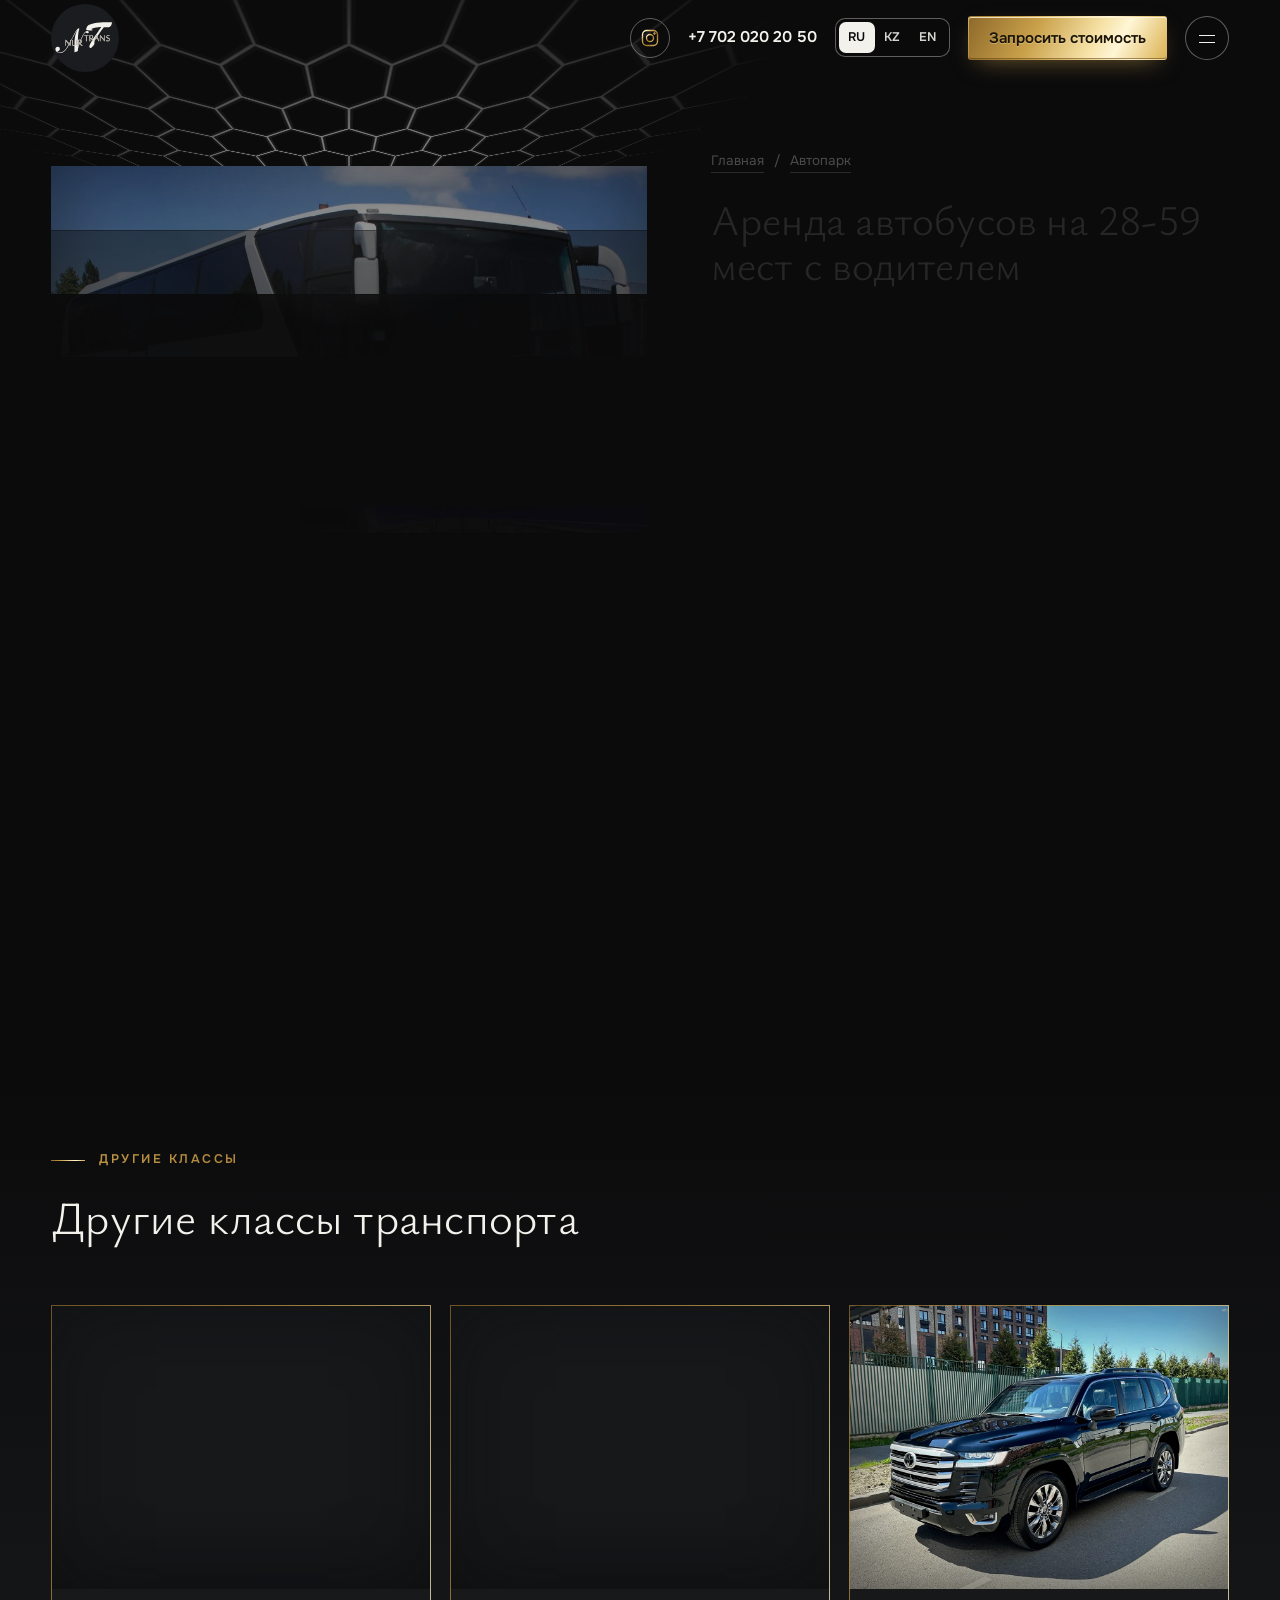
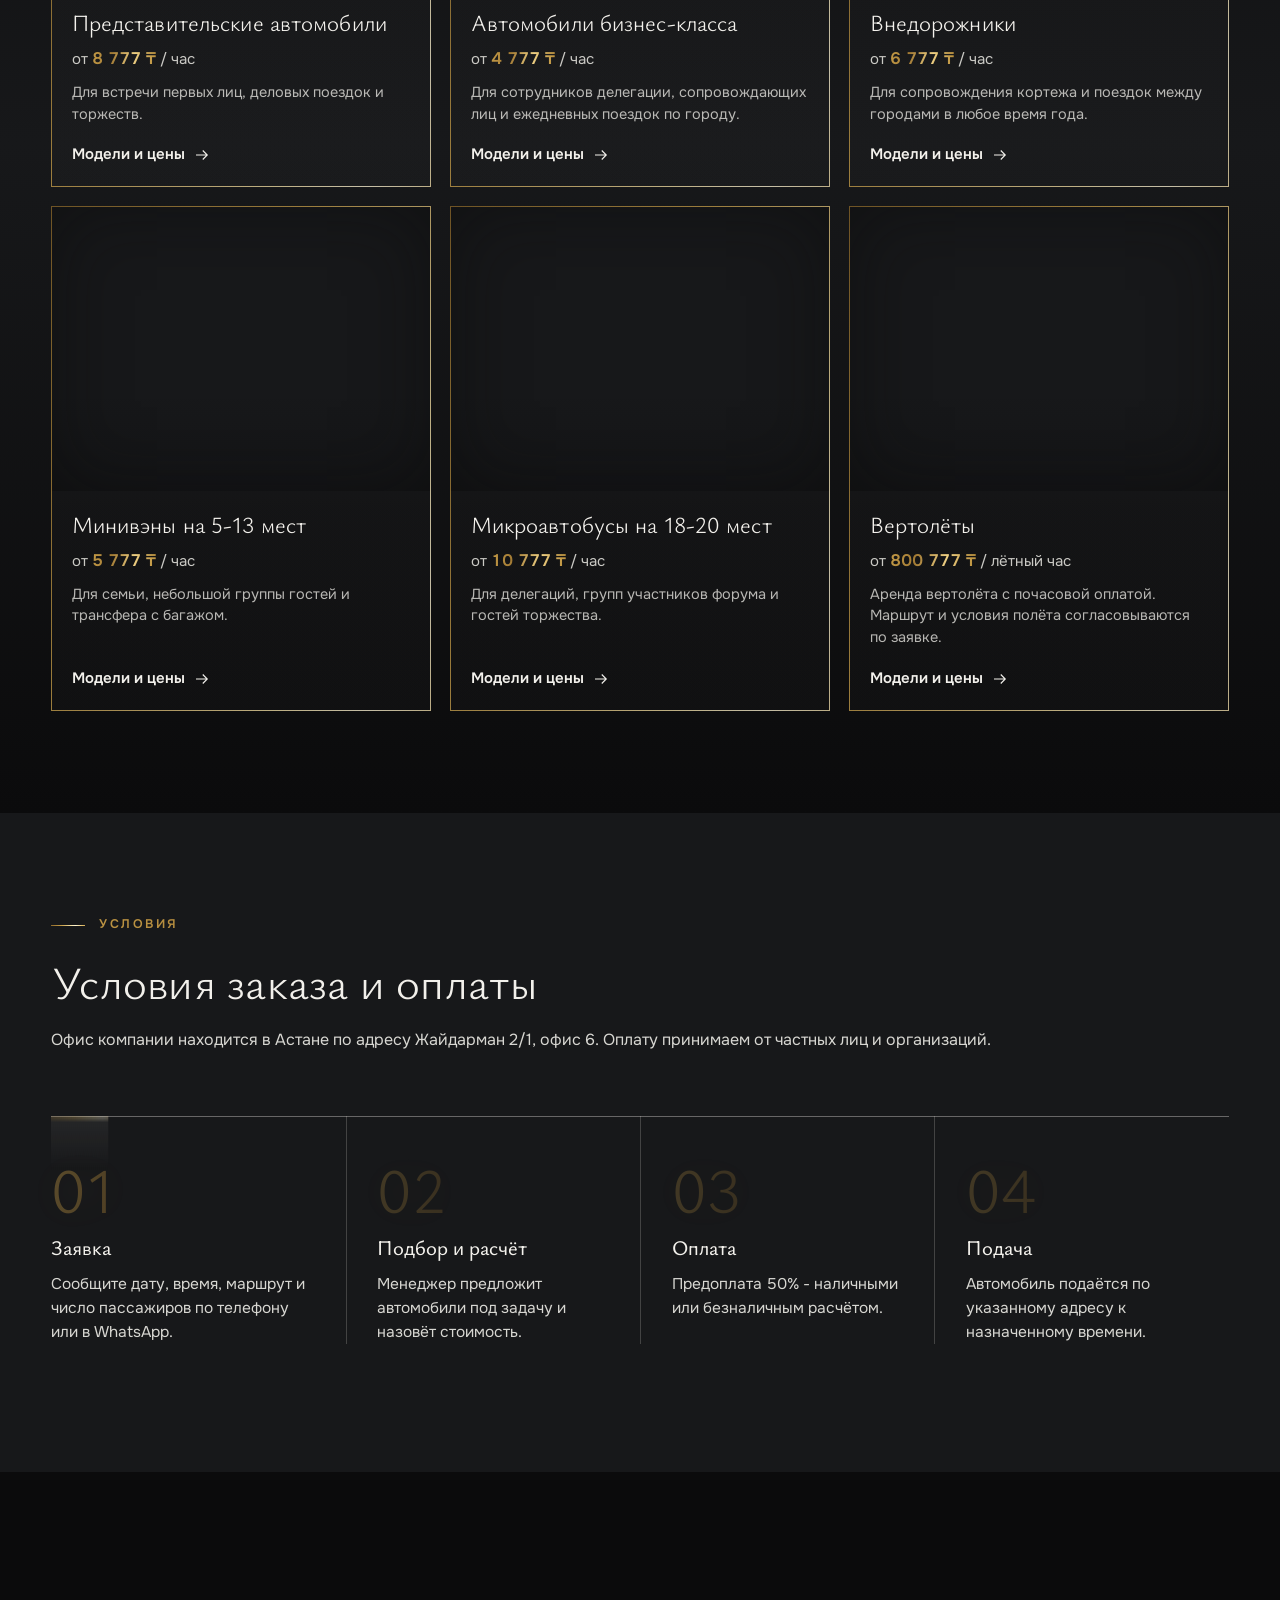
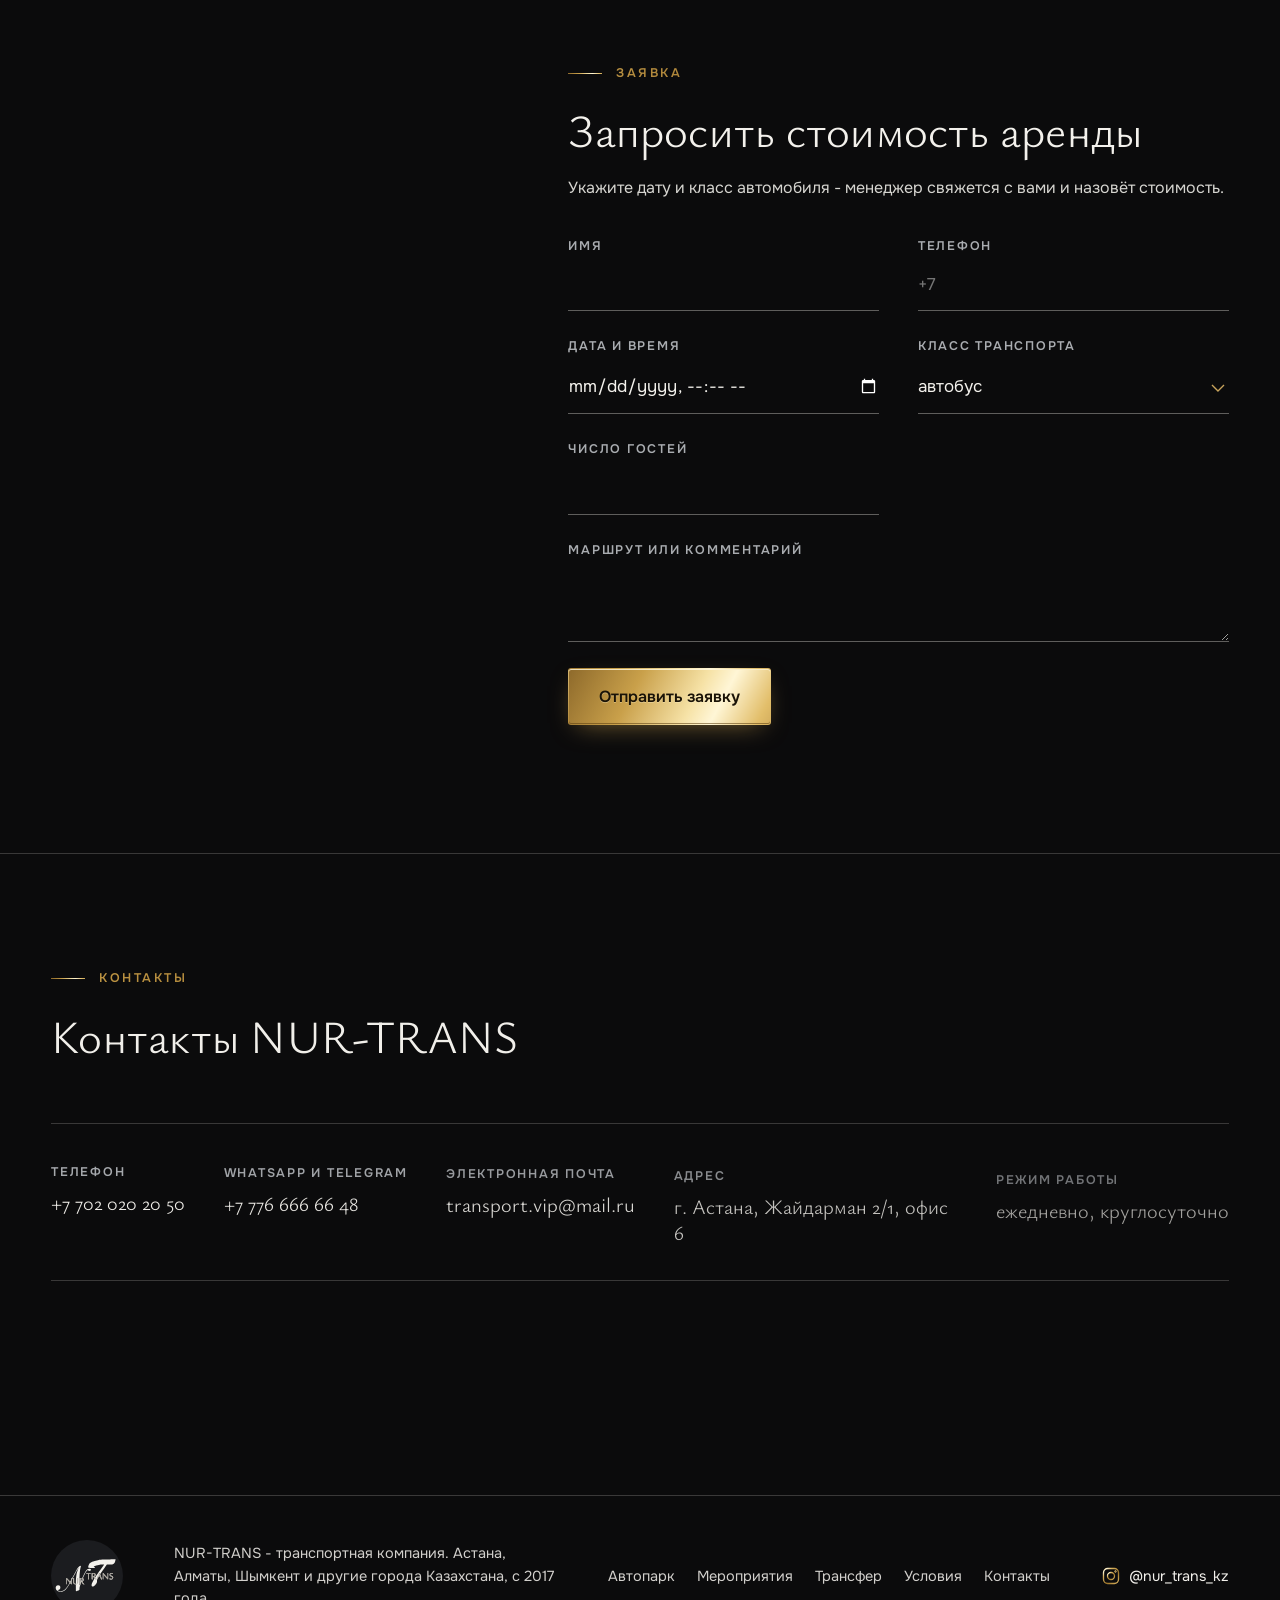
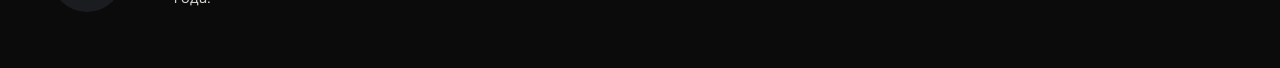
<file: avtobusy/index.html>
<!doctype html>
<html lang="ru" data-page="avtobusy">
<head>
<meta charset="utf-8">
<meta name="viewport" content="width=device-width, initial-scale=1, viewport-fit=cover">
<meta name="format-detection" content="telephone=no">
<title data-i18n="p.title">Аренда автобусов на 28-59 мест с водителем - Астана, Алматы, Шымкент - NUR-TRANS</title>
<meta name="description" content="Аренда автобусов на 28-59 мест с водителем: Mercedes-Benz, Volvo, Setra, Iveco, Toyota Coaster. Цены за час. Астана, Алматы, Шымкент, межгород.">
<meta name="theme-color" content="#0B0B0C">
<link rel="canonical" href="https://nur-trans.com/avtobusy/">
<meta property="og:type" content="website">
<meta property="og:locale" content="ru_RU">
<meta property="og:title" content="Аренда автобусов на 28-59 мест с водителем - Астана, Алматы, Шымкент - NUR-TRANS">
<meta property="og:description" content="Аренда автобусов на 28-59 мест с водителем: Mercedes-Benz, Volvo, Setra, Iveco, Toyota Coaster. Цены за час. Астана, Алматы, Шымкент, межгород.">
<meta property="og:url" content="https://nur-trans.com/avtobusy/">
<meta property="og:site_name" content="NUR-TRANS">
<meta property="og:image" content="https://nur-trans.com/assets/img/og-image.jpg">
<meta property="og:image:width" content="1200">
<meta property="og:image:height" content="630">
<meta name="twitter:card" content="summary_large_image">
<meta name="twitter:title" content="Аренда автобусов на 28-59 мест с водителем - Астана, Алматы, Шымкент - NUR-TRANS">
<meta name="twitter:description" content="Аренда автобусов на 28-59 мест с водителем: Mercedes-Benz, Volvo, Setra, Iveco, Toyota Coaster. Цены за час. Астана, Алматы, Шымкент, межгород.">
<meta name="twitter:image" content="https://nur-trans.com/assets/img/og-image.jpg">
<link rel="icon" href="../favicon.ico" sizes="any">
<link rel="icon" type="image/png" sizes="32x32" href="../assets/img/favicon-32.png">
<link rel="icon" type="image/png" sizes="16x16" href="../assets/img/favicon-16.png">
<link rel="apple-touch-icon" href="../assets/img/apple-touch-icon.png">
<link rel="preload" as="image" href="../assets/photos/bus-tourismo.webp" fetchpriority="high">
<link rel="stylesheet" href="../styles.css?v=20261123-1">
<script type="application/ld+json">
{"@context": "https://schema.org", "@graph": [{"@type": "BreadcrumbList", "itemListElement": [{"@type": "ListItem", "position": 1, "name": "NUR-TRANS", "item": "https://nur-trans.com/"}, {"@type": "ListItem", "position": 2, "name": "Автопарк", "item": "https://nur-trans.com/#avtopark"}, {"@type": "ListItem", "position": 3, "name": "Автобусы на 28-59 мест", "item": "https://nur-trans.com/avtobusy/"}]}, {"@type": "Service", "name": "Аренда автобусов на 28-59 мест с водителем", "url": "https://nur-trans.com/avtobusy/", "serviceType": "Автобусы на 28-59 мест", "provider": {"@id": "https://nur-trans.com/#org"}, "areaServed": ["Астана", "Алматы", "Шымкент", "Казахстан"]}]}
</script>
<script async src="https://www.googletagmanager.com/gtm.js?id=GTM-THR3546C"></script>
<script>
  window.dataLayer = window.dataLayer || [];
  function gtag(){dataLayer.push(arguments);}
  gtag('js', new Date());
  window.AW_CONV = {
    phone: 'AW-18591531734/GYgZCI-a-r0dENaFkaFF',
    contact: 'AW-18591531734/q_MeCNe--b0dENaFkaFF',
    form: 'AW-18591531734/TJP2CO2w-r0dENaFkaFF'
  };
  function gtag_report_conversion(url, sendTo) {
    gtag('event', 'conversion', {
      'send_to': sendTo || window.AW_CONV.phone,
      'value': 1.0,
      'currency': 'USD',
      'transport_type': 'beacon'
    });
    return false;
  }
</script>
<script src="https://lead-bot.sultan-askarov-kz.workers.dev/t.js" data-site="nurtrans" defer></script>
</head>
<body class="page-cls">
<svg width="0" height="0" style="position:absolute" aria-hidden="true" focusable="false"><defs><linearGradient id="g-gold" x1="0" y1="0" x2="1" y2="1" spreadMethod="reflect"><stop offset="0" stop-color="#A27A34"/><stop offset=".35" stop-color="#E2BE6A"/><stop offset=".5" stop-color="#FFF6D6"/><stop offset=".65" stop-color="#D9B25E"/><stop offset="1" stop-color="#9C7429"/><animateTransform attributeName="gradientTransform" type="translate" values="-1 -1;-1 -1;1 1;1 1" keyTimes="0;.25;.75;1" dur="5.5s" repeatCount="indefinite"/></linearGradient><linearGradient id="g-gold-h" gradientUnits="userSpaceOnUse" x1="0" y1="0" x2="600" y2="0"><stop offset="0" stop-color="#A27A34"/><stop offset=".45" stop-color="#E2BE6A"/><stop offset=".5" stop-color="#FFF6D6"/><stop offset=".55" stop-color="#E2BE6A"/><stop offset="1" stop-color="#A27A34"/></linearGradient></defs>
<symbol id="logo" viewBox="25 26 584 584"><circle cx="317" cy="318" r="292" fill="var(--logo-disc,#17181A)"/><path fill="var(--logo-mark,#F3F1EC)" fill-rule="evenodd" d="M111.7 445.8C123.5 444.0 132.9 439.1 142.5 429.7C155.0 417.4 162.6 406.6 176.2 381.8C179.0 376.6 179.8 375.3 180.4 375.3C180.5 375.3 182.7 377.6 185.2 380.3C189.8 385.4 190.7 386.1 192.2 385.4C193.0 385.0 193.0 385.0 193.1 367.5C193.2 351.9 193.2 350.0 193.7 349.5C194.0 349.1 197.1 343.7 200.5 337.3C203.9 331.0 209.0 321.6 211.8 316.5C214.6 311.4 219.7 302.0 223.2 295.7C234.0 275.8 246.7 254.9 249.8 252.0C250.9 251.0 250.7 251.4 248.6 255.5C239.9 272.5 232.7 295.6 230.5 313.5C229.9 319.1 229.1 326.3 228.8 329.0C228.7 330.2 228.3 334.8 227.8 339.3C227.1 346.8 227.0 348.9 227.0 363.9C227.0 383.5 227.3 382.2 223.6 381.9C216.5 381.4 213.5 378.7 212.7 372.3C212.5 370.9 212.3 362.1 212.3 352.6C212.3 343.1 212.2 335.2 212.1 334.9C211.9 334.1 206.6 334.1 206.0 334.8C205.2 335.8 205.7 372.4 206.6 375.1C209.0 382.3 213.8 385.4 222.8 385.9C224.7 386.0 226.4 386.2 226.5 386.4C226.6 386.6 226.7 398.8 226.7 413.6C226.6 445.0 226.3 442.3 230.1 440.9C233.3 439.7 247.3 434.4 251.8 432.7C256.3 430.9 255.9 432.0 256.3 419.7C256.6 409.1 257.3 406.5 265.5 382.7C265.8 381.8 267.0 378.4 268.2 375.0C270.9 367.1 271.8 364.9 272.5 365.1C272.8 365.1 274.5 367.8 276.4 371.2C283.7 384.4 285.2 385.8 291.9 385.8C297.5 385.7 299.3 383.9 295.1 382.5C291.2 381.1 287.5 377.0 282.6 368.6C279.4 363.2 279.4 363.1 282.1 361.6C289.1 357.5 292.0 348.7 288.7 341.5C287.9 339.7 285.3 336.7 284.6 336.7C283.0 336.7 283.5 335.3 290.4 319.8C300.6 297.1 308.5 283.0 315.6 274.7C319.9 269.8 321.3 269.6 326.3 273.1C335.8 279.9 349.7 276.9 349.7 268.0C349.7 257.7 330.8 255.1 320.0 263.9C309.4 272.4 297.1 292.7 282.3 326.2C280.6 330.0 279.1 333.3 278.9 333.5C278.8 333.7 275.5 333.8 270.9 333.9C260.9 333.9 258.7 334.1 258.3 335.2C257.6 337.1 257.9 383.7 258.7 385.1C259.3 386.3 259.3 386.3 258.7 388.6C257.9 391.5 257.0 393.7 256.7 393.7C256.0 393.7 255.7 335.9 256.3 323.3C257.2 306.4 257.4 303.0 257.7 299.7C257.9 297.7 258.3 292.4 258.7 287.8C259.9 273.2 263.1 255.7 267.5 239.9C268.7 235.6 268.1 234.3 265.0 234.3C259.9 234.4 251.0 241.4 243.8 251.1C237.0 260.0 236.9 260.3 215.7 300.0C200.0 329.3 194.8 339.0 194.3 339.7C193.5 340.9 193.0 340.2 193.0 337.5C193.0 334.7 192.7 334.3 190.8 334.3C188.7 334.3 188.7 334.3 188.7 342.4C188.7 350.8 189.0 349.5 184.4 357.5C179.9 365.3 181.5 365.6 171.7 354.8C151.8 333.0 152.8 334.0 151.3 334.0C150.6 334.0 150.0 334.1 149.9 334.3C149.8 334.4 149.7 345.9 149.7 359.7C149.6 387.4 149.4 385.3 151.9 385.3C154.2 385.3 154.1 386.1 154.0 365.5C153.8 343.7 153.3 345.2 158.9 351.3C169.6 362.9 176.2 370.5 176.3 371.0C176.3 371.4 174.4 375.2 171.6 380.1C169.0 384.7 165.9 390.4 164.6 392.7C153.1 413.1 137.9 430.4 126.0 436.6C110.8 444.5 91.1 443.6 79.6 434.5C76.7 432.2 76.8 432.0 81.7 431.3C93.8 429.7 101.0 422.4 101.0 411.6C101.0 399.2 94.2 392.4 82.2 392.7C70.7 393.0 62.1 402.9 62.8 415.3C63.9 436.6 85.1 449.9 111.7 445.8ZM367.5 403.3C375.0 400.5 390.2 384.7 395.5 374.0C397.8 369.5 398.1 367.6 398.1 358.0C398.2 349.5 398.2 349.5 399.1 347.0C401.1 341.7 408.7 327.5 409.6 327.2C409.9 327.1 413.2 326.9 417.0 326.8C425.7 326.5 424.6 325.6 428.2 336.2C431.4 345.7 431.4 345.7 434.6 345.7C438.7 345.7 438.7 345.8 435.8 337.9C427.9 316.2 423.7 304.3 423.7 303.9C423.7 303.3 437.0 283.5 445.5 271.5C449.6 265.8 456.3 256.3 460.5 250.3C476.0 228.5 478.1 225.6 478.9 225.1C479.6 224.7 480.9 224.6 489.9 225.0C504.8 225.5 515.8 225.4 519.5 224.8C531.1 222.8 538.6 217.0 543.3 206.4C545.6 201.0 549.4 185.3 548.8 183.1C548.5 181.8 548.0 181.8 522.2 182.7C517.0 182.8 508.3 183.1 502.8 183.3C491.8 183.7 474.3 184.2 453.4 184.7C434.3 185.1 425.0 186.2 406.0 190.2C367.2 198.3 343.6 207.6 337.0 217.3C331.6 225.3 325.9 241.8 327.0 246.5C327.5 248.9 330.2 250.7 334.8 251.8C344.7 254.1 369.8 253.4 380.5 250.6C383.8 249.8 383.3 249.2 376.9 246.0C370.0 242.5 369.9 242.4 376.0 239.2C386.3 233.8 397.9 230.3 412.7 228.2C427.5 226.1 431.0 225.6 433.8 225.3C447.1 224.0 455.1 223.7 455.5 224.3C456.0 225.1 443.9 243.1 429.1 263.6C403.1 299.4 393.1 313.7 385.0 326.6C381.6 332.1 381.6 332.1 378.9 327.6C376.5 323.4 376.5 323.3 378.9 321.9C390.7 315.3 389.7 298.6 377.2 294.8C374.7 294.0 357.4 293.9 356.1 294.6C355.3 295.0 355.3 295.0 355.3 319.8C355.3 334.5 355.5 344.7 355.7 345.0C355.9 345.3 356.7 345.5 358.4 345.6C362.5 345.8 362.3 346.3 362.3 334.5C362.3 323.0 362.0 323.9 366.4 324.1C369.5 324.2 369.5 324.2 373.4 331.2C375.6 335.0 377.3 338.4 377.3 338.6C377.3 338.9 375.8 341.8 373.9 345.1C361.0 367.8 354.8 381.9 354.1 390.2C353.5 398.3 361.0 405.7 367.5 403.3ZM186.1 370.6C183.7 368.1 183.7 368.1 185.3 365.1C188.5 359.3 188.7 359.4 188.7 366.7C188.7 373.2 188.6 373.3 186.1 370.6ZM265.2 366.1C264.8 365.7 265.0 364.8 265.5 364.4C266.1 363.8 266.5 364.4 266.2 365.5C266.0 366.3 265.6 366.5 265.2 366.1ZM265.7 359.7C264.7 358.7 264.6 339.0 265.6 338.0C267.5 336.2 277.2 337.3 276.6 339.3C275.9 341.5 268.3 359.8 267.9 360.0C267.2 360.5 266.4 360.4 265.7 359.7ZM274.7 358.6C274.7 356.9 280.5 343.2 281.2 343.2C283.7 343.2 282.8 354.8 280.1 357.4C278.2 359.3 274.7 360.0 274.7 358.6ZM517.5 345.5C527.4 342.9 532.5 332.5 528.0 323.8C526.3 320.3 523.6 318.4 516.5 315.3C507.5 311.5 505.7 309.9 505.7 305.5C505.7 299.0 511.7 296.9 522.0 299.8C525.6 300.9 525.8 300.8 526.5 298.0C527.3 294.9 527.0 294.7 520.7 294.0C508.3 292.6 500.2 298.0 500.2 307.7C500.2 315.0 502.8 317.8 513.4 322.4C523.0 326.5 525.2 329.5 523.3 336.3C521.8 341.9 512.4 342.8 503.7 338.3C500.7 336.8 500.4 336.9 499.2 339.7C498.3 342.2 498.4 342.7 500.3 343.6C504.9 346.0 512.4 346.8 517.5 345.5ZM331.7 345.3C332.3 345.0 332.3 344.4 332.3 322.6C332.3 310.2 332.4 299.8 332.5 299.4C332.8 298.3 334.5 298.0 340.2 298.0C347.4 298.0 348.8 297.5 347.7 295.1C347.3 294.3 347.3 294.3 329.2 294.3C309.2 294.3 310.0 294.3 310.0 296.3C310.0 297.8 310.5 297.9 317.8 298.1C323.1 298.2 324.5 298.4 324.9 298.8C325.3 299.2 325.4 302.1 325.4 321.6C325.3 333.8 325.4 344.1 325.5 344.5C326.0 345.6 330.1 346.2 331.7 345.3ZM449.4 344.9C449.6 344.7 449.7 336.2 449.6 326.1C449.6 305.3 449.5 305.9 451.8 308.3C453.4 310.1 466.7 324.8 475.1 334.2C485.5 345.7 486.8 346.8 488.3 345.3C488.8 344.7 488.8 295.3 488.3 294.7C488.0 294.5 487.3 294.3 486.5 294.3C484.2 294.3 484.3 293.3 484.3 313.7C484.3 331.5 484.3 332.3 483.7 332.3C483.4 332.3 481.4 330.4 478.9 327.8C476.6 325.2 469.0 316.8 461.9 309.0C448.8 294.6 447.7 293.6 446.2 294.3C445.1 294.8 444.8 344.6 445.9 345.3C446.7 345.8 449.0 345.5 449.4 344.9ZM412.6 323.1C412.0 322.6 412.5 321.6 415.4 316.8C419.4 310.3 419.3 310.3 421.6 316.7C424.0 323.6 424.3 323.1 418.0 323.3C415.1 323.3 412.7 323.2 412.6 323.1ZM362.7 319.9C362.0 319.2 362.2 298.5 362.9 298.0C364.7 296.4 374.0 297.9 376.5 300.1C381.3 304.2 380.6 316.4 375.5 318.7C372.3 320.1 363.8 321.0 362.7 319.9Z"/><path fill="var(--logo-word,#A9A49B)" fill-rule="evenodd" d="M229.5 386.0C234.6 384.6 234.3 384.8 234.3 382.8C234.3 380.9 234.3 380.9 230.4 381.2C228.3 381.3 226.2 381.5 225.9 381.7C225.4 382.0 222.0 381.7 219.7 381.1C217.1 380.5 214.8 378.3 213.5 375.2C212.9 373.5 212.8 373.0 212.7 354.2C212.7 341.0 212.5 334.7 212.3 334.4C211.7 333.8 206.5 333.8 205.9 334.5C205.1 335.3 205.1 367.9 205.8 372.3C206.9 379.3 210.0 383.2 215.8 385.1C219.0 386.1 226.9 386.6 229.5 386.0ZM295.3 384.2C295.3 382.4 295.3 382.3 294.2 381.9C291.4 380.7 286.9 375.4 282.7 368.3C279.6 362.9 279.6 363.6 282.8 361.6C285.9 359.5 287.3 358.1 288.8 355.0C290.3 351.8 290.4 343.9 288.9 341.0C287.6 338.6 283.9 335.0 282.7 335.0C282.2 335.0 281.4 334.7 281.0 334.4C279.9 333.6 259.5 333.5 258.6 334.3C257.8 334.9 257.7 384.6 258.4 385.3C258.7 385.5 259.9 385.7 261.9 385.7C265.0 385.7 265.0 385.7 265.2 384.8C265.3 384.2 265.5 383.5 265.7 383.1C266.1 382.0 266.1 378.7 265.7 378.7C265.5 378.7 265.3 377.1 265.3 374.5C265.3 372.1 265.5 370.3 265.7 370.2C266.1 369.9 266.1 366.3 265.6 366.3C265.4 366.3 265.3 365.9 265.4 365.4C265.5 364.3 269.5 363.6 270.2 364.5C270.4 364.8 271.0 365.0 271.6 365.0C272.5 365.0 272.7 365.2 274.7 368.8C283.7 385.0 284.6 385.9 291.9 386.0C295.3 386.0 295.3 386.0 295.3 384.2ZM153.9 366.3C154.0 356.0 154.1 347.4 154.3 347.2C154.4 347.1 158.5 351.3 163.4 356.7C175.3 369.8 176.0 370.7 176.2 371.8C176.3 372.3 176.6 372.7 176.9 372.7C177.8 372.7 178.7 373.7 178.7 374.7C178.7 375.5 178.8 375.7 179.6 375.7C180.3 375.7 181.0 376.3 183.1 378.6C189.3 385.5 189.2 385.3 191.2 385.3C192.2 385.3 193.0 385.2 193.1 385.0C193.4 384.6 193.4 335.6 193.2 334.9C193.0 334.4 192.6 334.3 190.7 334.4L188.5 334.5L188.3 342.8C188.2 347.4 188.3 355.7 188.4 361.3C188.6 368.7 188.6 371.5 188.3 371.8C187.7 372.4 184.3 368.5 184.3 367.3C184.3 366.5 184.2 366.3 183.4 366.3C182.2 366.3 181.7 365.8 181.7 364.6C181.7 363.9 181.5 363.7 180.8 363.6C180.1 363.4 176.3 359.5 166.5 348.7C153.2 334.0 153.2 334.0 151.3 334.1L149.5 334.2L149.4 359.3C149.4 373.2 149.4 384.7 149.5 384.9C149.6 385.2 150.3 385.3 151.7 385.3L153.8 385.2L153.9 366.3ZM241.8 379.2C245.5 375.0 245.7 373.7 245.7 352.5C245.7 332.3 246.0 334.0 242.4 334.0C238.3 334.0 238.7 332.1 238.6 353.6C238.6 371.3 238.6 372.3 237.9 374.5C236.5 379.4 236.7 380.7 238.8 380.7C240.5 380.7 240.7 380.6 241.8 379.2ZM265.8 359.6C265.1 358.9 265.2 338.9 265.8 338.2C267.4 336.7 276.3 337.5 276.3 339.1C276.3 339.5 276.7 339.7 277.5 339.7C278.9 339.7 280.0 340.6 280.0 341.9C280.0 342.6 280.2 342.9 280.8 343.2C283.6 344.4 282.5 355.4 279.4 357.6C277.0 359.3 266.9 360.8 265.8 359.6ZM390.8 346.1C393.1 345.8 393.2 342.9 390.9 341.8C388.0 340.4 382.7 334.2 382.7 332.1C382.7 331.2 382.5 331.0 382.0 331.0C381.4 331.0 381.0 330.5 378.4 326.1C376.9 323.6 377.0 323.6 380.2 321.5C385.7 317.9 388.0 312.4 387.1 305.4C386.3 299.5 383.2 296.2 377.0 294.5C374.0 293.6 357.0 293.7 355.8 294.5C355.0 295.0 355.0 295.0 355.0 319.7C355.0 336.1 355.1 344.6 355.3 345.0C355.6 345.6 356.1 345.7 358.5 345.7C362.7 345.7 362.3 346.8 362.3 335.3C362.3 323.5 362.2 324.0 366.0 324.0C367.9 324.0 368.4 324.1 369.1 324.8C370.5 326.1 377.0 338.1 377.0 339.5C377.0 340.5 377.1 340.7 377.8 340.7C378.2 340.7 378.9 341.2 379.7 342.3C382.2 345.6 385.7 346.8 390.8 346.1ZM519.1 345.4C522.4 344.2 524.0 343.0 524.0 341.8C524.0 340.7 524.1 340.7 525.1 340.7C529.0 340.7 531.2 329.8 528.5 324.1C526.9 320.5 523.2 317.7 516.8 315.2C508.2 311.8 505.8 309.5 506.1 305.1C506.6 299.1 506.4 299.5 509.6 299.1C513.7 298.7 516.5 298.8 519.3 299.5C525.8 301.0 526.8 300.7 526.6 296.7C526.5 294.1 526.6 294.1 518.8 293.8C510.7 293.5 506.7 294.6 506.7 297.2C506.7 298.7 506.7 298.7 504.9 298.7C501.7 298.7 499.8 302.0 499.9 307.8C499.9 315.3 502.7 318.3 513.7 322.9C522.2 326.4 524.4 329.2 523.3 334.7C523.1 335.9 522.8 337.4 522.8 338.1C522.6 339.2 522.5 339.3 521.4 339.4C520.7 339.5 519.3 339.9 518.3 340.3C514.9 341.6 510.9 341.1 505.5 338.8C500.5 336.7 499.0 337.2 499.0 341.3C499.0 343.3 499.0 343.3 500.3 344.0C504.9 346.3 514.5 347.0 519.1 345.4ZM332.3 345.3C332.6 345.0 332.7 339.4 332.7 322.1C332.7 299.3 332.7 299.3 333.4 298.9C334.0 298.5 335.9 298.3 340.8 298.1C347.4 297.9 347.4 297.9 347.3 296.0L347.2 294.2L329.5 294.1C308.7 294.0 310.3 293.8 310.3 296.2C310.3 297.2 310.4 298.0 310.6 298.0C310.7 298.1 313.9 298.2 317.6 298.3C323.8 298.5 324.4 298.6 324.9 299.1C325.3 299.7 325.3 303.4 325.3 322.3C325.3 339.4 325.4 345.0 325.7 345.3C326.0 345.5 327.2 345.7 329.0 345.7C330.8 345.7 332.0 345.5 332.3 345.3ZM400.7 344.1C401.1 343.2 401.3 341.9 401.3 340.6C401.3 339.1 401.7 337.6 403.0 333.9C405.6 326.8 405.0 327.5 409.2 327.2C415.4 326.8 423.8 327.0 424.4 327.4C425.0 327.9 425.9 330.1 428.8 338.9C431.2 346.0 430.9 345.7 434.7 345.7C437.7 345.7 437.7 345.7 437.7 343.9C437.7 342.7 437.3 341.2 436.7 339.4C436.1 338.0 434.1 332.4 432.2 327.0C430.2 321.6 427.6 314.3 426.3 310.8C424.7 306.4 424.0 304.0 424.0 302.9C424.0 301.8 423.9 301.4 423.4 301.3C423.1 301.2 422.6 300.4 422.3 299.6C419.9 293.2 420.3 293.8 418.3 293.7C414.0 293.5 412.1 295.3 412.0 299.6C412.0 301.3 412.0 301.3 413.8 301.3C415.4 301.3 415.6 301.4 416.0 302.2C416.9 304.2 418.7 309.7 418.7 310.5C418.7 311.0 418.9 311.6 419.2 311.9C420.6 313.3 423.2 322.3 422.5 322.9C421.7 323.4 408.1 323.2 407.5 322.7C407.4 322.5 407.6 321.4 408.1 320.0C408.6 318.7 409.0 317.3 409.0 317.0C409.0 316.6 409.1 316.3 409.3 316.3C409.5 316.3 409.8 315.7 409.9 315.0C410.0 314.3 410.2 313.7 410.4 313.7C410.5 313.7 410.8 313.1 410.9 312.3C411.0 311.6 411.2 311.0 411.4 311.0C411.5 311.0 411.7 310.6 411.7 310.2C411.7 309.7 411.8 309.3 412.0 309.3C412.2 309.3 412.3 309.0 412.3 308.5C412.3 308.0 412.5 307.7 412.7 307.7C412.8 307.7 413.0 306.8 413.0 305.8C413.0 304.0 413.0 304.0 411.2 304.0C409.4 304.0 409.3 304.0 409.3 304.8C409.3 305.3 409.2 305.7 409.0 305.7C408.8 305.7 408.7 306.0 408.7 306.5C408.7 307.0 408.5 307.3 408.3 307.3C408.2 307.3 408.0 307.7 408.0 308.2C408.0 308.6 407.9 309.0 407.7 309.0C407.5 309.0 407.2 309.6 407.1 310.3C407.0 311.1 406.8 311.7 406.6 311.7C406.5 311.7 406.3 312.2 406.1 312.9C406.0 313.6 405.8 314.2 405.7 314.3C405.4 314.5 404.5 316.7 401.5 324.2C400.4 327.1 398.9 330.7 398.3 332.2C393.0 345.4 393.0 345.7 397.2 345.7C400.0 345.7 400.0 345.7 400.7 344.1ZM449.7 344.9C450.0 344.4 450.1 339.7 449.9 325.9C449.8 315.9 449.8 307.6 450.0 307.5C450.3 307.3 450.7 307.6 455.8 313.3C467.3 326.1 469.3 328.3 471.3 330.5C472.5 331.8 476.0 335.7 479.1 339.1C484.8 345.4 484.8 345.4 486.8 345.3L488.8 345.2L488.9 320.5C489.0 291.8 489.2 294.3 486.7 294.3C483.7 294.3 483.9 292.9 484.0 313.6C484.1 323.7 484.0 332.1 483.9 332.2C483.7 332.4 481.1 329.6 464.2 311.0C448.1 293.2 449.2 294.3 447.0 294.4L445.2 294.5L445.1 319.6C445.0 337.9 445.1 344.9 445.4 345.2C446.0 346.0 449.2 345.8 449.7 344.9ZM363.4 320.0C362.4 319.6 362.3 318.6 362.4 308.1C362.5 296.6 362.1 297.5 367.7 297.8C376.5 298.1 380.3 302.4 379.3 311.1C378.8 315.0 377.6 317.3 375.3 318.5C373.2 319.6 365.0 320.6 363.4 320.0Z"/></symbol>
<symbol id="ic-wa" viewBox="0 0 24 24"><path fill="currentColor" d="M17.472 14.382c-.297-.149-1.758-.867-2.03-.967-.273-.099-.471-.148-.67.15-.197.297-.767.966-.94 1.164-.173.199-.347.223-.644.075-.297-.15-1.255-.463-2.39-1.475-.883-.788-1.48-1.761-1.653-2.059-.173-.297-.018-.458.13-.606.134-.133.298-.347.446-.52.149-.174.198-.298.298-.497.099-.198.05-.371-.025-.52-.075-.149-.669-1.612-.916-2.207-.242-.579-.487-.5-.669-.51-.173-.008-.371-.01-.57-.01-.198 0-.52.074-.792.372-.272.297-1.04 1.016-1.04 2.479 0 1.462 1.065 2.875 1.213 3.074.149.198 2.096 3.2 5.077 4.487.709.306 1.262.489 1.694.625.712.227 1.36.195 1.871.118.571-.085 1.758-.719 2.006-1.413.248-.694.248-1.289.173-1.413-.074-.124-.272-.198-.57-.347m-5.421 7.403h-.004a9.87 9.87 0 0 1-5.031-1.378l-.361-.214-3.741.982.998-3.648-.235-.374a9.86 9.86 0 0 1-1.51-5.26c.001-5.45 4.436-9.884 9.888-9.884 2.64 0 5.122 1.03 6.988 2.898a9.825 9.825 0 0 1 2.893 6.994c-.003 5.45-4.437 9.884-9.885 9.884m8.413-18.297A11.815 11.815 0 0 0 12.05 0C5.495 0 .16 5.335.157 11.892c0 2.096.547 4.142 1.588 5.945L.057 24l6.305-1.654a11.882 11.882 0 0 0 5.683 1.448h.005c6.554 0 11.89-5.335 11.893-11.893a11.821 11.821 0 0 0-3.48-8.413Z"/></symbol>
<symbol id="ic-ig" viewBox="0 0 24 24"><g fill="none" stroke-width="1.6"><rect x="3" y="3" width="18" height="18" rx="5"/><circle cx="12" cy="12" r="4.2"/><circle cx="17.4" cy="6.6" r=".6" fill="currentColor"/></g></symbol>
<symbol id="ic-tg" viewBox="0 0 24 24"><path fill="currentColor" d="M21.9 4.6 18.9 19c-.23 1-.84 1.26-1.7.78l-4.7-3.47-2.27 2.18c-.25.25-.46.46-.95.46l.34-4.8 8.74-7.9c.38-.34-.08-.53-.59-.19L6.97 12.86 2.3 11.4c-1.01-.32-1.03-1.01.21-1.5L20.6 2.93c.84-.31 1.58.2 1.3 1.67Z"/></symbol>
<symbol id="ic-tel" viewBox="0 0 24 24"><path fill="none" stroke="currentColor" stroke-width="1.6" stroke-linejoin="round" d="M6.6 3.5h3l1.4 4-1.9 1.4a11 11 0 0 0 6 6l1.4-1.9 4 1.4v3a2 2 0 0 1-2.2 2A16.5 16.5 0 0 1 4.6 5.700a2 2 0 0 1 2-2.2Z"/></symbol>
<symbol id="ic-arrow" viewBox="0 0 24 24"><path fill="none" stroke="currentColor" stroke-width="1.5" d="M4 12h15m-6-6 6 6-6 6"/></symbol>
<symbol id="ic-hex" viewBox="0 0 24 24"><path fill="none" stroke-width="1.4" d="M12 2.5 20.2 7.200v9.600L12 21.500 3.800 16.800V7.200Z"/></symbol>
</svg>

<header class="hdr" id="hdr">
  <div class="hdr__in">
    <a class="logo" href="../" aria-label="NUR-TRANS"><svg width="68" height="68"><use href="#logo"/></svg></a>
    <nav class="nav" aria-label="Основное меню">
      <a href="../#avtopark" data-i18n="nav.park">Автопарк</a>
      <a href="../#meropriyatiya" data-i18n="nav.events">Мероприятия</a>
      <a href="../#transfer" data-i18n="nav.transfer">Трансфер</a>
      <a href="../#usloviya" data-i18n="nav.terms">Условия</a>
      <a href="../#otzyvy" data-i18n="nav.reviews">Отзывы</a>
      <a href="../#kontakty" data-i18n="nav.contacts">Контакты</a>
    </nav>
    <div class="hdr__right">
      <a class="hdr__ig" href="https://www.instagram.com/nur_trans_kz/" target="_blank" rel="noopener" aria-label="Instagram"><svg width="20" height="20"><use href="#ic-ig"/></svg></a>
      <a class="hdr__tel" href="tel:+77020202050">+7 702 020 20 50</a>
      <div class="lang" role="group" aria-label="Язык">
        <button type="button" data-lang="ru" aria-pressed="true">RU</button>
        <button type="button" data-lang="kk" aria-pressed="false">KZ</button>
        <button type="button" data-lang="en" aria-pressed="false">EN</button>
      </div>
      <a class="btn btn--gold hdr__cta" href="https://wa.me/77766666648?text=%D0%97%D0%B4%D1%80%D0%B0%D0%B2%D1%81%D1%82%D0%B2%D1%83%D0%B9%D1%82%D0%B5%21%20%D0%98%D0%BD%D1%82%D0%B5%D1%80%D0%B5%D1%81%D1%83%D0%B5%D1%82%20%D0%B0%D1%80%D0%B5%D0%BD%D0%B4%D0%B0%20%D0%B0%D0%B2%D1%82%D0%BE%D0%BC%D0%BE%D0%B1%D0%B8%D0%BB%D1%8F.%20%D0%94%D0%B0%D1%82%D0%B0%3A%20%2C%20%D0%B2%D1%80%D0%B5%D0%BC%D1%8F%3A%20%2C%20%D0%BC%D0%B0%D1%80%D1%88%D1%80%D1%83%D1%82%3A" data-wa="wa.common" data-wa-text="Здравствуйте! Интересует аренда автомобиля. Дата: , время: , маршрут:" target="_blank" rel="noopener" data-i18n="cta.price">Запросить стоимость</a>
      <button class="burger" type="button" aria-label="Меню" aria-expanded="false" aria-controls="menu"><i></i><i></i></button>
    </div>
  </div>
</header>

<div class="menu" id="menu" hidden>
  <nav class="menu__nav">
    <a href="../#avtopark" data-i18n="nav.park">Автопарк</a>
    <a href="../#meropriyatiya" data-i18n="nav.events">Мероприятия</a>
    <a href="../#transfer" data-i18n="nav.transfer">Трансфер</a>
    <a href="../#usloviya" data-i18n="nav.terms">Условия</a>
    <a href="../#otzyvy" data-i18n="nav.reviews">Отзывы</a>
    <a href="../#kontakty" data-i18n="nav.contacts">Контакты</a>
  </nav>
  <div class="menu__act">
    <a class="btn btn--line" href="tel:+77020202050"><svg width="18" height="18"><use href="#ic-tel"/></svg><span data-i18n="cta.call">Позвонить</span></a>
    <a class="btn btn--gold" href="https://wa.me/77766666648?text=%D0%97%D0%B4%D1%80%D0%B0%D0%B2%D1%81%D1%82%D0%B2%D1%83%D0%B9%D1%82%D0%B5%21%20%D0%98%D0%BD%D1%82%D0%B5%D1%80%D0%B5%D1%81%D1%83%D0%B5%D1%82%20%D0%B0%D1%80%D0%B5%D0%BD%D0%B4%D0%B0%20%D0%B0%D0%B2%D1%82%D0%BE%D0%BC%D0%BE%D0%B1%D0%B8%D0%BB%D1%8F.%20%D0%94%D0%B0%D1%82%D0%B0%3A%20%2C%20%D0%B2%D1%80%D0%B5%D0%BC%D1%8F%3A%20%2C%20%D0%BC%D0%B0%D1%80%D1%88%D1%80%D1%83%D1%82%3A" data-wa="wa.common" data-wa-text="Здравствуйте! Интересует аренда автомобиля. Дата: , время: , маршрут:" target="_blank" rel="noopener"><svg width="18" height="18"><use href="#ic-wa"/></svg><span>WhatsApp</span></a>
    <a class="btn btn--line" href="https://www.instagram.com/nur_trans_kz/" target="_blank" rel="noopener"><svg width="18" height="18"><use href="#ic-ig"/></svg><span data-i18n="ig.park">Автопарк в Instagram</span></a>
  </div>
</div>

<main>
<section class="bay bay--page" id="avtobusy">
  <div class="wrap bay__in">
    <div class="bay__info ph__head">
      <nav class="crumbs" aria-label="Навигация"><a href="../" data-i18n="p.home">Главная</a><span aria-hidden="true">/</span><a href="../#avtopark" data-i18n="nav.park">Автопарк</a></nav>
      <h1 class="display" data-i18n="p.h1">Аренда автобусов на 28-59 мест с водителем</h1>
      <p class="lead" data-i18n="p.lead">Mercedes-Benz, Volvo, Setra, Iveco и Toyota Coaster для участников мероприятий, спортивных команд и туристических групп - по городу и между городами Казахстана.</p>
    </div>
    <div class="bay__media bay__media--stack"><div class="lamp" aria-hidden="true"></div><figure class="frame frame--main"><img src="../assets/photos/bus-tourismo.webp" width="1200" height="800" decoding="async" fetchpriority="high" alt="Туристический автобус Mercedes-Benz Tourismo"></figure><figure class="frame frame--sub"><img src="../assets/photos/card-195.webp" width="1280" height="960" loading="lazy" decoding="async" alt="Салон автобуса с кожаными креслами"></figure></div>
    <div class="bay__info ph__list">
      <h2 class="ph__sub" data-i18n="p.models">Модели и цены</h2>
      <ul class="models models--price models--order"><li><span class="mdl"><span>Mercedes-Benz</span> <small data-i18n="seat.50">50 мест</small></span><span class="pr">18&nbsp;777&nbsp;₸</span><a class="mord" href="https://wa.me/77766666648?text=%D0%97%D0%B4%D1%80%D0%B0%D0%B2%D1%81%D1%82%D0%B2%D1%83%D0%B9%D1%82%D0%B5%21%20%D0%98%D0%BD%D1%82%D0%B5%D1%80%D0%B5%D1%81%D1%83%D0%B5%D1%82%20%D0%B0%D1%80%D0%B5%D0%BD%D0%B4%D0%B0%3A%20Mercedes-Benz.%20%D0%94%D0%B0%D1%82%D0%B0%3A%20%2C%20%D0%B2%D1%80%D0%B5%D0%BC%D1%8F%3A%20%2C%20%D0%BC%D0%B0%D1%80%D1%88%D1%80%D1%83%D1%82%3A" data-wa="wa.model" data-wa-text="Здравствуйте! Интересует аренда: Mercedes-Benz. Дата: , время: , маршрут:" target="_blank" rel="noopener" data-wa-model="Mercedes-Benz" aria-label="Заказать Mercedes-Benz в WhatsApp"><svg width="18" height="18"><use href="#ic-wa"/></svg></a></li><li><span class="mdl"><span>Volvo, Van Hool, Neoplan, Setra</span> <small data-i18n="seat.50">50 мест</small></span><span class="pr">15&nbsp;777&nbsp;₸</span><a class="mord" href="https://wa.me/77766666648?text=%D0%97%D0%B4%D1%80%D0%B0%D0%B2%D1%81%D1%82%D0%B2%D1%83%D0%B9%D1%82%D0%B5%21%20%D0%98%D0%BD%D1%82%D0%B5%D1%80%D0%B5%D1%81%D1%83%D0%B5%D1%82%20%D0%B0%D1%80%D0%B5%D0%BD%D0%B4%D0%B0%3A%20Volvo%2C%20Van%20Hool%2C%20Neoplan%2C%20Setra.%20%D0%94%D0%B0%D1%82%D0%B0%3A%20%2C%20%D0%B2%D1%80%D0%B5%D0%BC%D1%8F%3A%20%2C%20%D0%BC%D0%B0%D1%80%D1%88%D1%80%D1%83%D1%82%3A" data-wa="wa.model" data-wa-text="Здравствуйте! Интересует аренда: Volvo, Van Hool, Neoplan, Setra. Дата: , время: , маршрут:" target="_blank" rel="noopener" data-wa-model="Volvo, Van Hool, Neoplan, Setra" aria-label="Заказать Volvo, Van Hool, Neoplan, Setra в WhatsApp"><svg width="18" height="18"><use href="#ic-wa"/></svg></a></li><li><span class="mdl"><span>Iveco</span> <small data-i18n="seat.59">59 мест</small></span><span class="pr">15&nbsp;777&nbsp;₸</span><a class="mord" href="https://wa.me/77766666648?text=%D0%97%D0%B4%D1%80%D0%B0%D0%B2%D1%81%D1%82%D0%B2%D1%83%D0%B9%D1%82%D0%B5%21%20%D0%98%D0%BD%D1%82%D0%B5%D1%80%D0%B5%D1%81%D1%83%D0%B5%D1%82%20%D0%B0%D1%80%D0%B5%D0%BD%D0%B4%D0%B0%3A%20Iveco.%20%D0%94%D0%B0%D1%82%D0%B0%3A%20%2C%20%D0%B2%D1%80%D0%B5%D0%BC%D1%8F%3A%20%2C%20%D0%BC%D0%B0%D1%80%D1%88%D1%80%D1%83%D1%82%3A" data-wa="wa.model" data-wa-text="Здравствуйте! Интересует аренда: Iveco. Дата: , время: , маршрут:" target="_blank" rel="noopener" data-wa-model="Iveco" aria-label="Заказать Iveco в WhatsApp"><svg width="18" height="18"><use href="#ic-wa"/></svg></a></li><li><span class="mdl"><span>Daewoo BS</span> <small data-i18n="seat.45">45 мест</small></span><span class="pr">13&nbsp;777&nbsp;₸</span><a class="mord" href="https://wa.me/77766666648?text=%D0%97%D0%B4%D1%80%D0%B0%D0%B2%D1%81%D1%82%D0%B2%D1%83%D0%B9%D1%82%D0%B5%21%20%D0%98%D0%BD%D1%82%D0%B5%D1%80%D0%B5%D1%81%D1%83%D0%B5%D1%82%20%D0%B0%D1%80%D0%B5%D0%BD%D0%B4%D0%B0%3A%20Daewoo%20BS.%20%D0%94%D0%B0%D1%82%D0%B0%3A%20%2C%20%D0%B2%D1%80%D0%B5%D0%BC%D1%8F%3A%20%2C%20%D0%BC%D0%B0%D1%80%D1%88%D1%80%D1%83%D1%82%3A" data-wa="wa.model" data-wa-text="Здравствуйте! Интересует аренда: Daewoo BS. Дата: , время: , маршрут:" target="_blank" rel="noopener" data-wa-model="Daewoo BS" aria-label="Заказать Daewoo BS в WhatsApp"><svg width="18" height="18"><use href="#ic-wa"/></svg></a></li><li><span class="mdl"><span>Toyota Coaster</span> <small data-i18n="seat.28">28 мест</small></span><span class="pr">11&nbsp;777&nbsp;₸</span><a class="mord" href="https://wa.me/77766666648?text=%D0%97%D0%B4%D1%80%D0%B0%D0%B2%D1%81%D1%82%D0%B2%D1%83%D0%B9%D1%82%D0%B5%21%20%D0%98%D0%BD%D1%82%D0%B5%D1%80%D0%B5%D1%81%D1%83%D0%B5%D1%82%20%D0%B0%D1%80%D0%B5%D0%BD%D0%B4%D0%B0%3A%20Toyota%20Coaster.%20%D0%94%D0%B0%D1%82%D0%B0%3A%20%2C%20%D0%B2%D1%80%D0%B5%D0%BC%D1%8F%3A%20%2C%20%D0%BC%D0%B0%D1%80%D1%88%D1%80%D1%83%D1%82%3A" data-wa="wa.model" data-wa-text="Здравствуйте! Интересует аренда: Toyota Coaster. Дата: , время: , маршрут:" target="_blank" rel="noopener" data-wa-model="Toyota Coaster" aria-label="Заказать Toyota Coaster в WhatsApp"><svg width="18" height="18"><use href="#ic-wa"/></svg></a></li><li><span class="mdl"><span>Mercedes-Benz Vario</span> <small data-i18n="seat.28">28 мест</small></span><span class="pr">11&nbsp;777&nbsp;₸</span><a class="mord" href="https://wa.me/77766666648?text=%D0%97%D0%B4%D1%80%D0%B0%D0%B2%D1%81%D1%82%D0%B2%D1%83%D0%B9%D1%82%D0%B5%21%20%D0%98%D0%BD%D1%82%D0%B5%D1%80%D0%B5%D1%81%D1%83%D0%B5%D1%82%20%D0%B0%D1%80%D0%B5%D0%BD%D0%B4%D0%B0%3A%20Mercedes-Benz%20Vario.%20%D0%94%D0%B0%D1%82%D0%B0%3A%20%2C%20%D0%B2%D1%80%D0%B5%D0%BC%D1%8F%3A%20%2C%20%D0%BC%D0%B0%D1%80%D1%88%D1%80%D1%83%D1%82%3A" data-wa="wa.model" data-wa-text="Здравствуйте! Интересует аренда: Mercedes-Benz Vario. Дата: , время: , маршрут:" target="_blank" rel="noopener" data-wa-model="Mercedes-Benz Vario" aria-label="Заказать Mercedes-Benz Vario в WhatsApp"><svg width="18" height="18"><use href="#ic-wa"/></svg></a></li><li><span class="mdl"><span>King Long, Yutong</span></span><span class="pr pr--req" data-i18n="price.req">по запросу</span><a class="mord" href="https://wa.me/77766666648?text=%D0%97%D0%B4%D1%80%D0%B0%D0%B2%D1%81%D1%82%D0%B2%D1%83%D0%B9%D1%82%D0%B5%21%20%D0%98%D0%BD%D1%82%D0%B5%D1%80%D0%B5%D1%81%D1%83%D0%B5%D1%82%20%D0%B0%D1%80%D0%B5%D0%BD%D0%B4%D0%B0%3A%20King%20Long%2C%20Yutong.%20%D0%94%D0%B0%D1%82%D0%B0%3A%20%2C%20%D0%B2%D1%80%D0%B5%D0%BC%D1%8F%3A%20%2C%20%D0%BC%D0%B0%D1%80%D1%88%D1%80%D1%83%D1%82%3A" data-wa="wa.model" data-wa-text="Здравствуйте! Интересует аренда: King Long, Yutong. Дата: , время: , маршрут:" target="_blank" rel="noopener" data-wa-model="King Long, Yutong" aria-label="Заказать King Long, Yutong в WhatsApp"><svg width="18" height="18"><use href="#ic-wa"/></svg></a></li></ul>
      <p class="price-note" data-i18n="price.note">Цена за 1 час аренды с водителем. Итоговую стоимость менеджер подтверждает при заказе.</p>
      <div class="bay__act">
        <a class="btn btn--gold btn--lg" href="https://wa.me/77766666648?text=%D0%97%D0%B4%D1%80%D0%B0%D0%B2%D1%81%D1%82%D0%B2%D1%83%D0%B9%D1%82%D0%B5%21%20%D0%98%D0%BD%D1%82%D0%B5%D1%80%D0%B5%D1%81%D1%83%D0%B5%D1%82%20%D0%B0%D1%80%D0%B5%D0%BD%D0%B4%D0%B0%3A%20%D0%B0%D0%B2%D1%82%D0%BE%D0%B1%D1%83%D1%81.%20%D0%A7%D0%B8%D1%81%D0%BB%D0%BE%20%D0%BF%D0%B0%D1%81%D1%81%D0%B0%D0%B6%D0%B8%D1%80%D0%BE%D0%B2%3A%20.%20%D0%94%D0%B0%D1%82%D0%B0%3A%20%2C%20%D0%B2%D1%80%D0%B5%D0%BC%D1%8F%3A%20%2C%20%D0%BC%D0%B0%D1%80%D1%88%D1%80%D1%83%D1%82%3A" data-wa="wa.c6" data-wa-text="Здравствуйте! Интересует аренда: автобус. Число пассажиров: . Дата: , время: , маршрут:" target="_blank" rel="noopener"><svg width="18" height="18"><use href="#ic-wa"/></svg><span data-i18n="cta.price">Запросить стоимость</span></a>
        <a class="tlink" href="tel:+77020202050" data-i18n="cta.call">Позвонить</a>
      </div>
    </div>
  </div>
</section>

<section class="others">
  <div class="wrap">
    <div class="shead">
      <p class="kicker" data-i18n="p.other">Другие классы</p>
      <h2 class="display" data-i18n="p.otherh">Другие классы транспорта</h2>
    </div>
    <div class="classes classes--others">
      <a class="cls lit" href="../predstavitelskie/"><figure class="frame"><img src="../assets/photos/plate-10.webp" width="1280" height="1049" loading="lazy" decoding="async" alt="Представительские автомобили NUR-TRANS"></figure><span class="cls__b"><span class="cls__h display" data-i18n="c1.h">Представительские автомобили</span><span class="cls__pr"><span data-i18n="cls.from">от</span> <b class="gtx">8&nbsp;777&nbsp;₸</b> <span data-i18n="cls.hour">/ час</span></span><span class="cls__t" data-i18n="c1.t">Для встречи первых лиц, деловых поездок и торжеств.</span><span class="cls__more"><span data-i18n="cls.more">Модели и цены</span><svg width="18" height="18"><use href="#ic-arrow"/></svg></span></span></a>
      <a class="cls lit" href="../biznes-klass/"><figure class="frame"><img src="../assets/photos/card-47.webp" width="940" height="700" loading="lazy" decoding="async" alt="Автомобили бизнес-класса NUR-TRANS"></figure><span class="cls__b"><span class="cls__h display" data-i18n="c2.h">Автомобили бизнес-класса</span><span class="cls__pr"><span data-i18n="cls.from">от</span> <b class="gtx">4&nbsp;777&nbsp;₸</b> <span data-i18n="cls.hour">/ час</span></span><span class="cls__t" data-i18n="c2.t">Для сотрудников делегации, сопровождающих лиц и ежедневных поездок по городу.</span><span class="cls__more"><span data-i18n="cls.more">Модели и цены</span><svg width="18" height="18"><use href="#ic-arrow"/></svg></span></span></a>
      <a class="cls lit" href="../vnedorozhniki/"><figure class="frame"><img src="../assets/photos/card-80.webp" width="1200" height="900" loading="lazy" decoding="async" alt="Внедорожники NUR-TRANS"></figure><span class="cls__b"><span class="cls__h display" data-i18n="c3.h">Внедорожники</span><span class="cls__pr"><span data-i18n="cls.from">от</span> <b class="gtx">6&nbsp;777&nbsp;₸</b> <span data-i18n="cls.hour">/ час</span></span><span class="cls__t" data-i18n="c3.t">Для сопровождения кортежа и поездок между городами в любое время года.</span><span class="cls__more"><span data-i18n="cls.more">Модели и цены</span><svg width="18" height="18"><use href="#ic-arrow"/></svg></span></span></a>
      <a class="cls lit" href="../miniveny/"><figure class="frame"><img src="../assets/photos/card-136.webp" width="854" height="1280" loading="lazy" decoding="async" alt="Минивэны на 5-13 мест NUR-TRANS"></figure><span class="cls__b"><span class="cls__h display" data-i18n="c4.h">Минивэны на 5-13 мест</span><span class="cls__pr"><span data-i18n="cls.from">от</span> <b class="gtx">5&nbsp;777&nbsp;₸</b> <span data-i18n="cls.hour">/ час</span></span><span class="cls__t" data-i18n="c4.t">Для семьи, небольшой группы гостей и трансфера с багажом.</span><span class="cls__more"><span data-i18n="cls.more">Модели и цены</span><svg width="18" height="18"><use href="#ic-arrow"/></svg></span></span></a>
      <a class="cls lit" href="../mikroavtobusy/"><figure class="frame"><img src="../assets/photos/card-186.webp" width="963" height="1280" loading="lazy" decoding="async" alt="Микроавтобусы на 18-20 мест NUR-TRANS"></figure><span class="cls__b"><span class="cls__h display" data-i18n="c5.h">Микроавтобусы на 18-20 мест</span><span class="cls__pr"><span data-i18n="cls.from">от</span> <b class="gtx">10&nbsp;777&nbsp;₸</b> <span data-i18n="cls.hour">/ час</span></span><span class="cls__t" data-i18n="c5.t">Для делегаций, групп участников форума и гостей торжества.</span><span class="cls__more"><span data-i18n="cls.more">Модели и цены</span><svg width="18" height="18"><use href="#ic-arrow"/></svg></span></span></a>
      <a class="cls lit" href="../vertolet/"><figure class="frame"><img src="../assets/photos/heli-r44.webp" width="1280" height="960" loading="lazy" decoding="async" alt="Вертолёты NUR-TRANS"></figure><span class="cls__b"><span class="cls__h display" data-i18n="c7.h">Вертолёты</span><span class="cls__pr"><span data-i18n="cls.from">от</span> <b class="gtx">800&nbsp;777&nbsp;₸</b> <span data-i18n="cls.fhour">/ лётный час</span></span><span class="cls__t" data-i18n="c7.t">Аренда вертолёта с почасовой оплатой. Маршрут и условия полёта согласовываются по заявке.</span><span class="cls__more"><span data-i18n="cls.more">Модели и цены</span><svg width="18" height="18"><use href="#ic-arrow"/></svg></span></span></a>
    </div>
  </div>
</section>

<!-- Условия -->
<section class="terms" id="usloviya">
  <div class="wrap">
    <div class="shead">
      <p class="kicker" data-i18n="tm.kicker">Условия</p>
      <h2 class="display" data-i18n="tm.h2">Условия заказа и оплаты</h2>
      <p class="lead" data-i18n="tm.lead">Офис компании находится в Астане по адресу Жайдарман 2/1, офис 6. Оплату принимаем от частных лиц и организаций.</p>
    </div>
    <div class="steps__rail" aria-hidden="true"><i></i></div>
    <ol class="steps">
      <li class="step"><span class="step__n display">01</span><h3 data-i18n="tm.s1">Заявка</h3><p data-i18n="tm.s1t">Сообщите дату, время, маршрут и число пассажиров по телефону или в WhatsApp.</p></li>
      <li class="step"><span class="step__n display">02</span><h3 data-i18n="tm.s2">Подбор и расчёт</h3><p data-i18n="tm.s2t">Менеджер предложит автомобили под задачу и назовёт стоимость.</p></li>
      <li class="step"><span class="step__n display">03</span><h3 data-i18n="tm.s3">Оплата</h3><p data-i18n="tm.s3t">Предоплата 50% - наличными или безналичным расчётом.</p></li>
      <li class="step"><span class="step__n display">04</span><h3 data-i18n="tm.s4">Подача</h3><p data-i18n="tm.s4t">Автомобиль подаётся по указанному адресу к назначенному времени.</p></li>
    </ol>
  </div>
</section>

<!-- Заявка -->
<section class="req" id="zayavka">
  <div class="wrap req__in">
    <div class="req__side">
      <div class="lamp" aria-hidden="true"></div>
      <figure class="frame"><img src="../assets/photos/card-20.webp" width="1080" height="715" style="object-position:32% 50%" loading="lazy" decoding="async" alt="Mercedes-Benz S-Class из парка NUR-TRANS в Астане"></figure>
    </div>
    <div class="req__main">
      <p class="kicker" data-i18n="rq.kicker">Заявка</p>
      <h2 class="display" data-i18n="rq.h2">Запросить стоимость аренды</h2>
      <p class="lead" data-i18n="rq.lead">Укажите дату и класс автомобиля - менеджер свяжется с вами и назовёт стоимость.</p>
      <form class="form" id="lead-form" novalidate data-wa-tpl="Здравствуйте! Заявка с сайта. Имя: {name}. Интересует аренда: {cls}. Число гостей: {guests}. Дата и время: {dt}. Маршрут: {route}">
        <label class="fld"><span data-i18n="rq.name">Имя</span><input type="text" name="name" autocomplete="name"></label>
        <label class="fld"><span data-i18n="rq.phone">Телефон</span><input type="tel" name="phone" id="phone" autocomplete="tel" inputmode="tel" required placeholder="+7"></label>
        <label class="fld"><span data-i18n="rq.dt">Дата и время</span><input type="datetime-local" name="datetime"></label>
        <label class="fld"><span data-i18n="rq.cls">Класс транспорта</span>
          <select name="class">
            <option value="k1" data-i18n="rq.o1">представительский автомобиль</option>
            <option value="k2" data-i18n="rq.o2">бизнес-класс</option>
            <option value="k3" data-i18n="rq.o3">внедорожник</option>
            <option value="k4" data-i18n="rq.o4">минивэн</option>
            <option value="k5" data-i18n="rq.o5">микроавтобус</option>
            <option value="k6" selected data-i18n="rq.o6">автобус</option>
            <option value="k7" data-i18n="rq.o7">вертолёт</option>
          </select>
        </label>
        <label class="fld"><span data-i18n="rq.guests">Число гостей</span><input type="number" name="guests" min="1" max="999" inputmode="numeric"></label>
        <label class="fld fld--wide"><span data-i18n="rq.route">Маршрут или комментарий</span><textarea name="route" rows="2"></textarea></label>
        <button class="btn btn--gold btn--lg" type="submit"><span data-i18n="rq.send">Отправить заявку</span></button>
        <p class="form__ok" role="status" hidden data-i18n="rq.ok">Откроется WhatsApp с текстом заявки - отправьте сообщение, менеджер ответит.</p>
      </form>
    </div>
  </div>
</section>

<!-- Контакты -->
<section class="contacts" id="kontakty">
  <div class="wrap">
    <div class="shead">
      <p class="kicker" data-i18n="ct.kicker">Контакты</p>
      <h2 class="display" data-i18n="ct.h2">Контакты NUR-TRANS</h2>
    </div>
    <dl class="cts">
      <div class="lit"><dt data-i18n="ct.tel">Телефон</dt><dd><a href="tel:+77020202050">+7 702 020 20 50</a></dd></div>
      <div class="lit"><dt data-i18n="ct.wa">WhatsApp и Telegram</dt><dd><a href="https://wa.me/77766666648?text=%D0%97%D0%B4%D1%80%D0%B0%D0%B2%D1%81%D1%82%D0%B2%D1%83%D0%B9%D1%82%D0%B5%21%20%D0%98%D0%BD%D1%82%D0%B5%D1%80%D0%B5%D1%81%D1%83%D0%B5%D1%82%20%D0%B0%D1%80%D0%B5%D0%BD%D0%B4%D0%B0%20%D0%B0%D0%B2%D1%82%D0%BE%D0%BC%D0%BE%D0%B1%D0%B8%D0%BB%D1%8F.%20%D0%94%D0%B0%D1%82%D0%B0%3A%20%2C%20%D0%B2%D1%80%D0%B5%D0%BC%D1%8F%3A%20%2C%20%D0%BC%D0%B0%D1%80%D1%88%D1%80%D1%83%D1%82%3A" data-wa="wa.common" data-wa-text="Здравствуйте! Интересует аренда автомобиля. Дата: , время: , маршрут:" target="_blank" rel="noopener">+7 776 666 66 48</a></dd></div>
      <div class="lit"><dt data-i18n="ct.mail">Электронная почта</dt><dd><a href="mailto:transport.vip@mail.ru">transport.vip@mail.ru</a></dd></div>
      <div class="lit"><dt data-i18n="ct.addr">Адрес</dt><dd data-i18n="ct.addrv">г. Астана, Жайдарман 2/1, офис 6</dd></div>
      <div class="lit"><dt data-i18n="ct.hours">Режим работы</dt><dd data-i18n="ct.hoursv">ежедневно, круглосуточно</dd></div>
    </dl>
    <div class="cts__btns">
      <a class="btn btn--line" href="tel:+77020202050"><svg width="18" height="18"><use href="#ic-tel"/></svg><span data-i18n="cta.call">Позвонить</span></a>
      <a class="btn btn--gold" href="https://wa.me/77766666648?text=%D0%97%D0%B4%D1%80%D0%B0%D0%B2%D1%81%D1%82%D0%B2%D1%83%D0%B9%D1%82%D0%B5%21%20%D0%98%D0%BD%D1%82%D0%B5%D1%80%D0%B5%D1%81%D1%83%D0%B5%D1%82%20%D0%B0%D1%80%D0%B5%D0%BD%D0%B4%D0%B0%20%D0%B0%D0%B2%D1%82%D0%BE%D0%BC%D0%BE%D0%B1%D0%B8%D0%BB%D1%8F.%20%D0%94%D0%B0%D1%82%D0%B0%3A%20%2C%20%D0%B2%D1%80%D0%B5%D0%BC%D1%8F%3A%20%2C%20%D0%BC%D0%B0%D1%80%D1%88%D1%80%D1%83%D1%82%3A" data-wa="wa.common" data-wa-text="Здравствуйте! Интересует аренда автомобиля. Дата: , время: , маршрут:" target="_blank" rel="noopener"><svg width="18" height="18"><use href="#ic-wa"/></svg><span data-i18n="ct.bwa">Написать в WhatsApp</span></a>
      <a class="btn btn--line" href="https://t.me/+77766666648" target="_blank" rel="noopener"><svg width="18" height="18"><use href="#ic-tg"/></svg><span data-i18n="ct.btg">Написать в Telegram</span></a>
      <a class="btn btn--line" href="https://www.instagram.com/nur_trans_kz/" target="_blank" rel="noopener"><svg width="18" height="18"><use href="#ic-ig"/></svg><span data-i18n="ig.park">Автопарк в Instagram</span></a>
      <a class="btn btn--line" href="https://2gis.kz/astana/geo/70000001112524773" target="_blank" rel="noopener"><span data-i18n="ct.b2gis">Открыть в 2ГИС</span><svg width="18" height="18"><use href="#ic-arrow"/></svg></a>
    </div>
  </div>
</section>
</main>

<footer class="ftr">
  <div class="wrap ftr__in">
    <a class="logo" href="../" aria-label="NUR-TRANS"><svg width="72" height="72"><use href="#logo"/></svg></a>
    <p data-i18n="ft.about">NUR-TRANS - транспортная компания. Астана, Алматы, Шымкент и другие города Казахстана, с 2017 года.</p>
    <nav class="ftr__nav">
      <a href="../#avtopark" data-i18n="nav.park">Автопарк</a>
      <a href="../#meropriyatiya" data-i18n="nav.events">Мероприятия</a>
      <a href="../#transfer" data-i18n="nav.transfer">Трансфер</a>
      <a href="../#usloviya" data-i18n="nav.terms">Условия</a>
      <a href="../#kontakty" data-i18n="nav.contacts">Контакты</a>
    </nav>
    <a class="ftr__ig" href="https://www.instagram.com/nur_trans_kz/" target="_blank" rel="noopener"><svg width="20" height="20"><use href="#ic-ig"/></svg><span>@nur_trans_kz</span></a>
  </div>
</footer>

<nav class="mbar" aria-label="Быстрая связь">
  <a href="tel:+77020202050"><svg width="20" height="20"><use href="#ic-tel"/></svg><span data-i18n="cta.call">Позвонить</span></a>
  <a class="mbar__wa" href="https://wa.me/77766666648?text=%D0%97%D0%B4%D1%80%D0%B0%D0%B2%D1%81%D1%82%D0%B2%D1%83%D0%B9%D1%82%D0%B5%21%20%D0%98%D0%BD%D1%82%D0%B5%D1%80%D0%B5%D1%81%D1%83%D0%B5%D1%82%20%D0%B0%D1%80%D0%B5%D0%BD%D0%B4%D0%B0%20%D0%B0%D0%B2%D1%82%D0%BE%D0%BC%D0%BE%D0%B1%D0%B8%D0%BB%D1%8F.%20%D0%94%D0%B0%D1%82%D0%B0%3A%20%2C%20%D0%B2%D1%80%D0%B5%D0%BC%D1%8F%3A%20%2C%20%D0%BC%D0%B0%D1%80%D1%88%D1%80%D1%83%D1%82%3A" data-wa="wa.common" data-wa-text="Здравствуйте! Интересует аренда автомобиля. Дата: , время: , маршрут:" target="_blank" rel="noopener"><svg width="20" height="20"><use href="#ic-wa"/></svg><span>WhatsApp</span></a>
  <a class="mbar__ig" href="https://www.instagram.com/nur_trans_kz/" target="_blank" rel="noopener" aria-label="Instagram"><svg width="22" height="22"><use href="#ic-ig"/></svg></a>
</nav>

<script src="../assets/vendor/gsap.min.js?v=20261123-1" defer></script>
<script src="../assets/vendor/ScrollTrigger.min.js?v=20261123-1" defer></script>
<script src="../assets/vendor/SplitText.min.js?v=20261123-1" defer></script>
<script src="../assets/vendor/lenis.min.js?v=20261123-1" defer></script>
<script src="../script.js?v=20261123-1" defer></script>
</body>
</html>
</file>
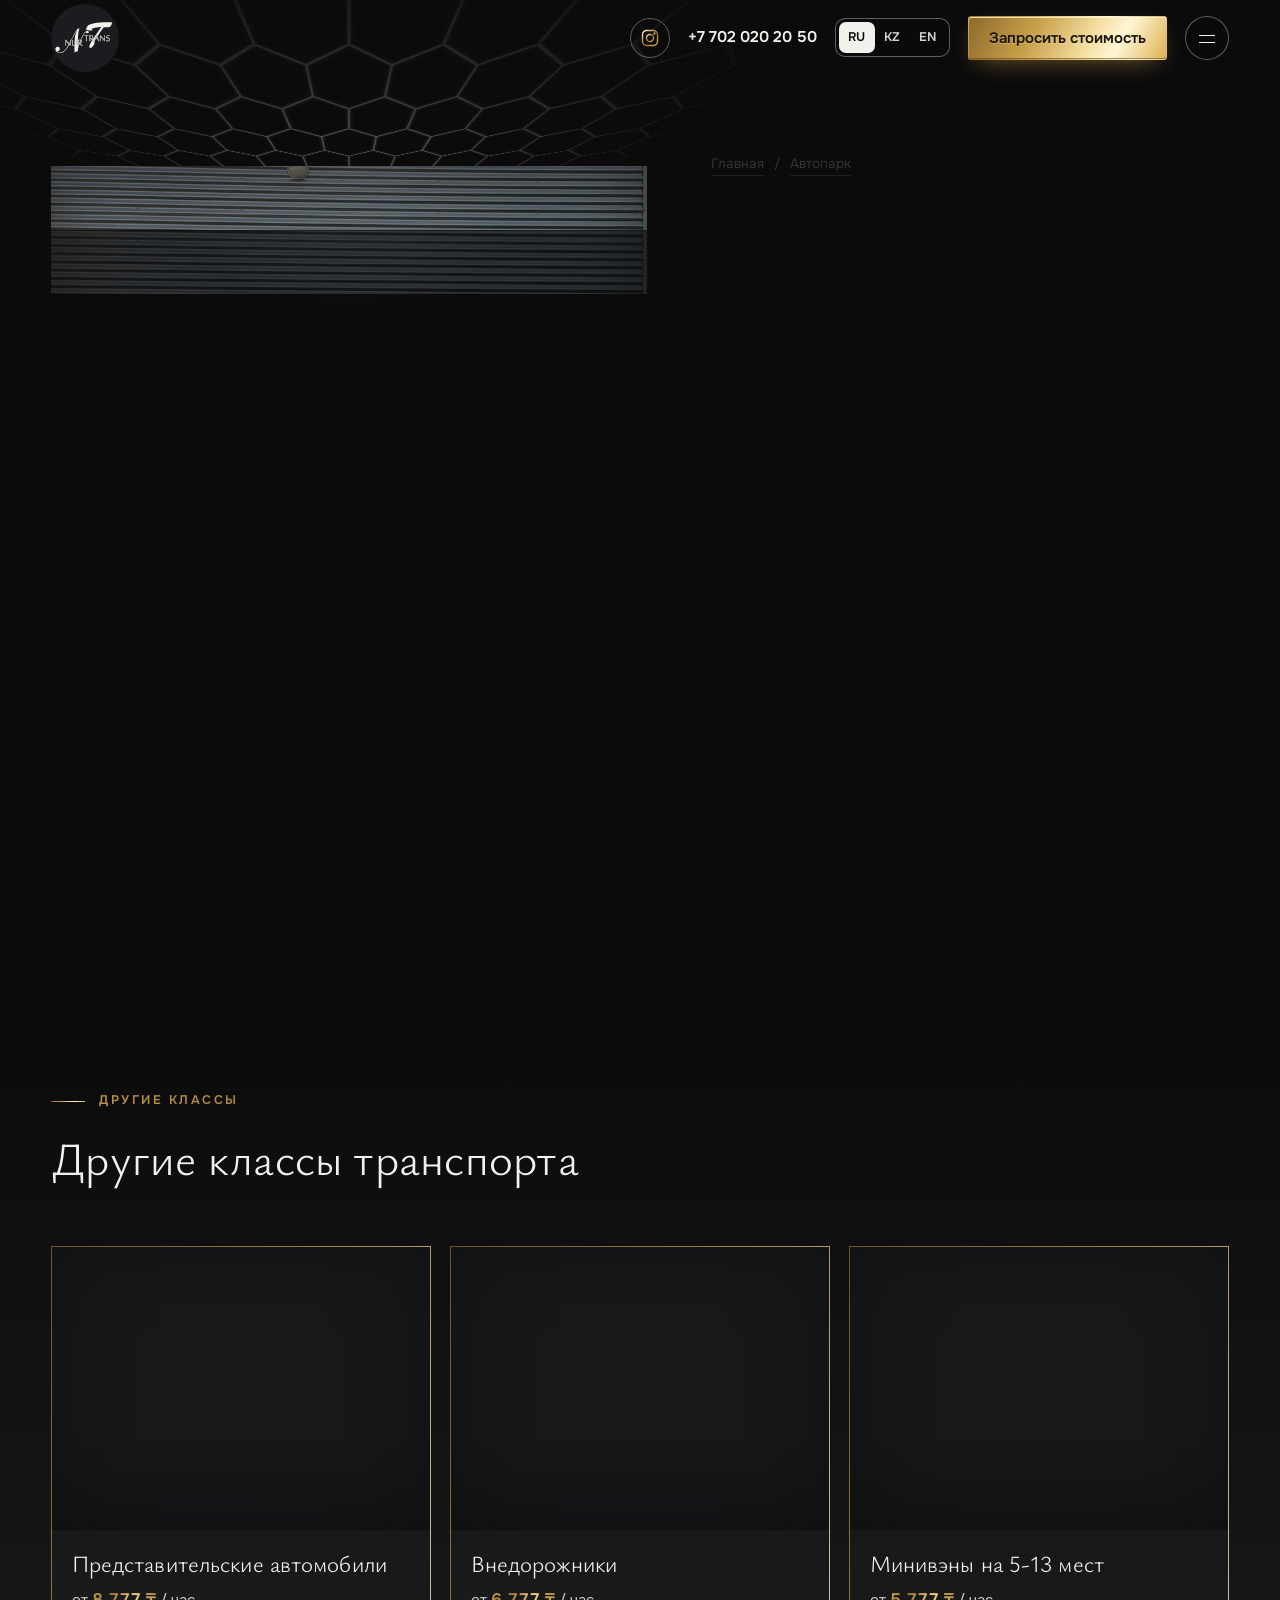
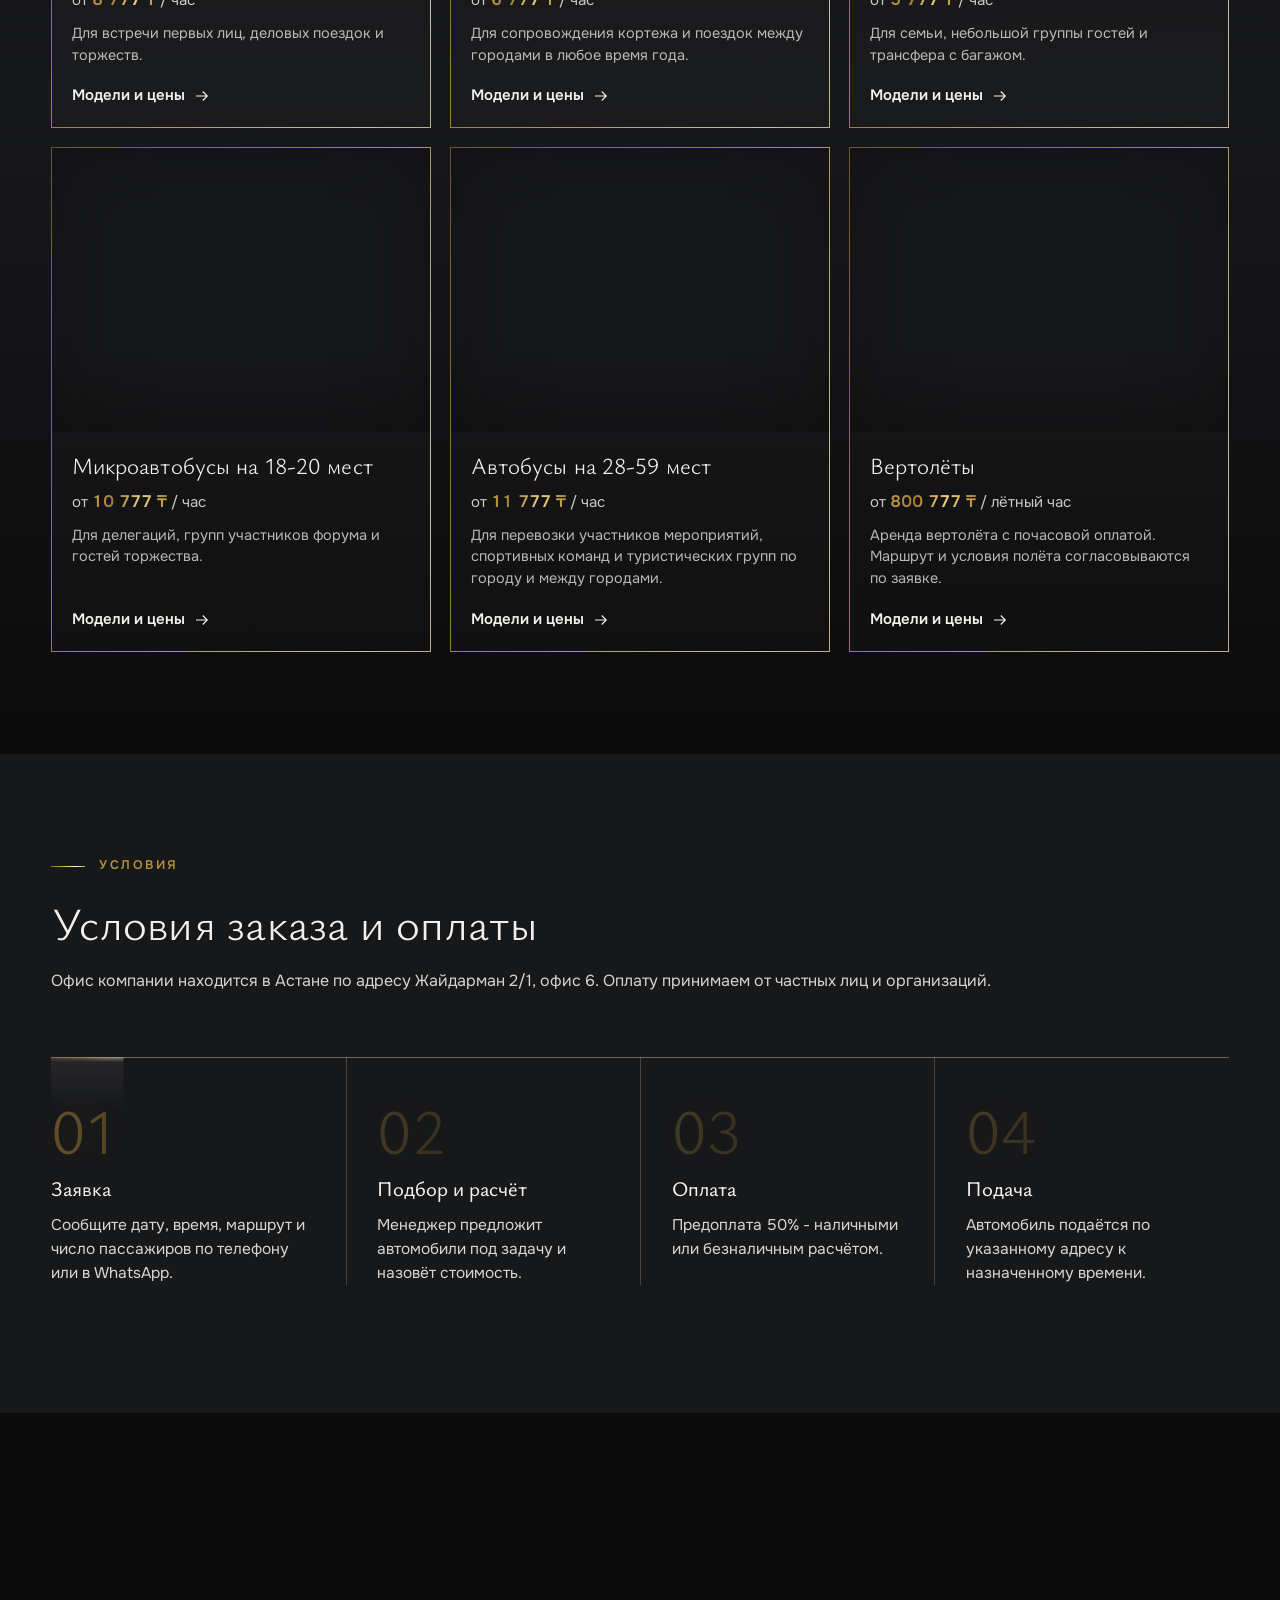
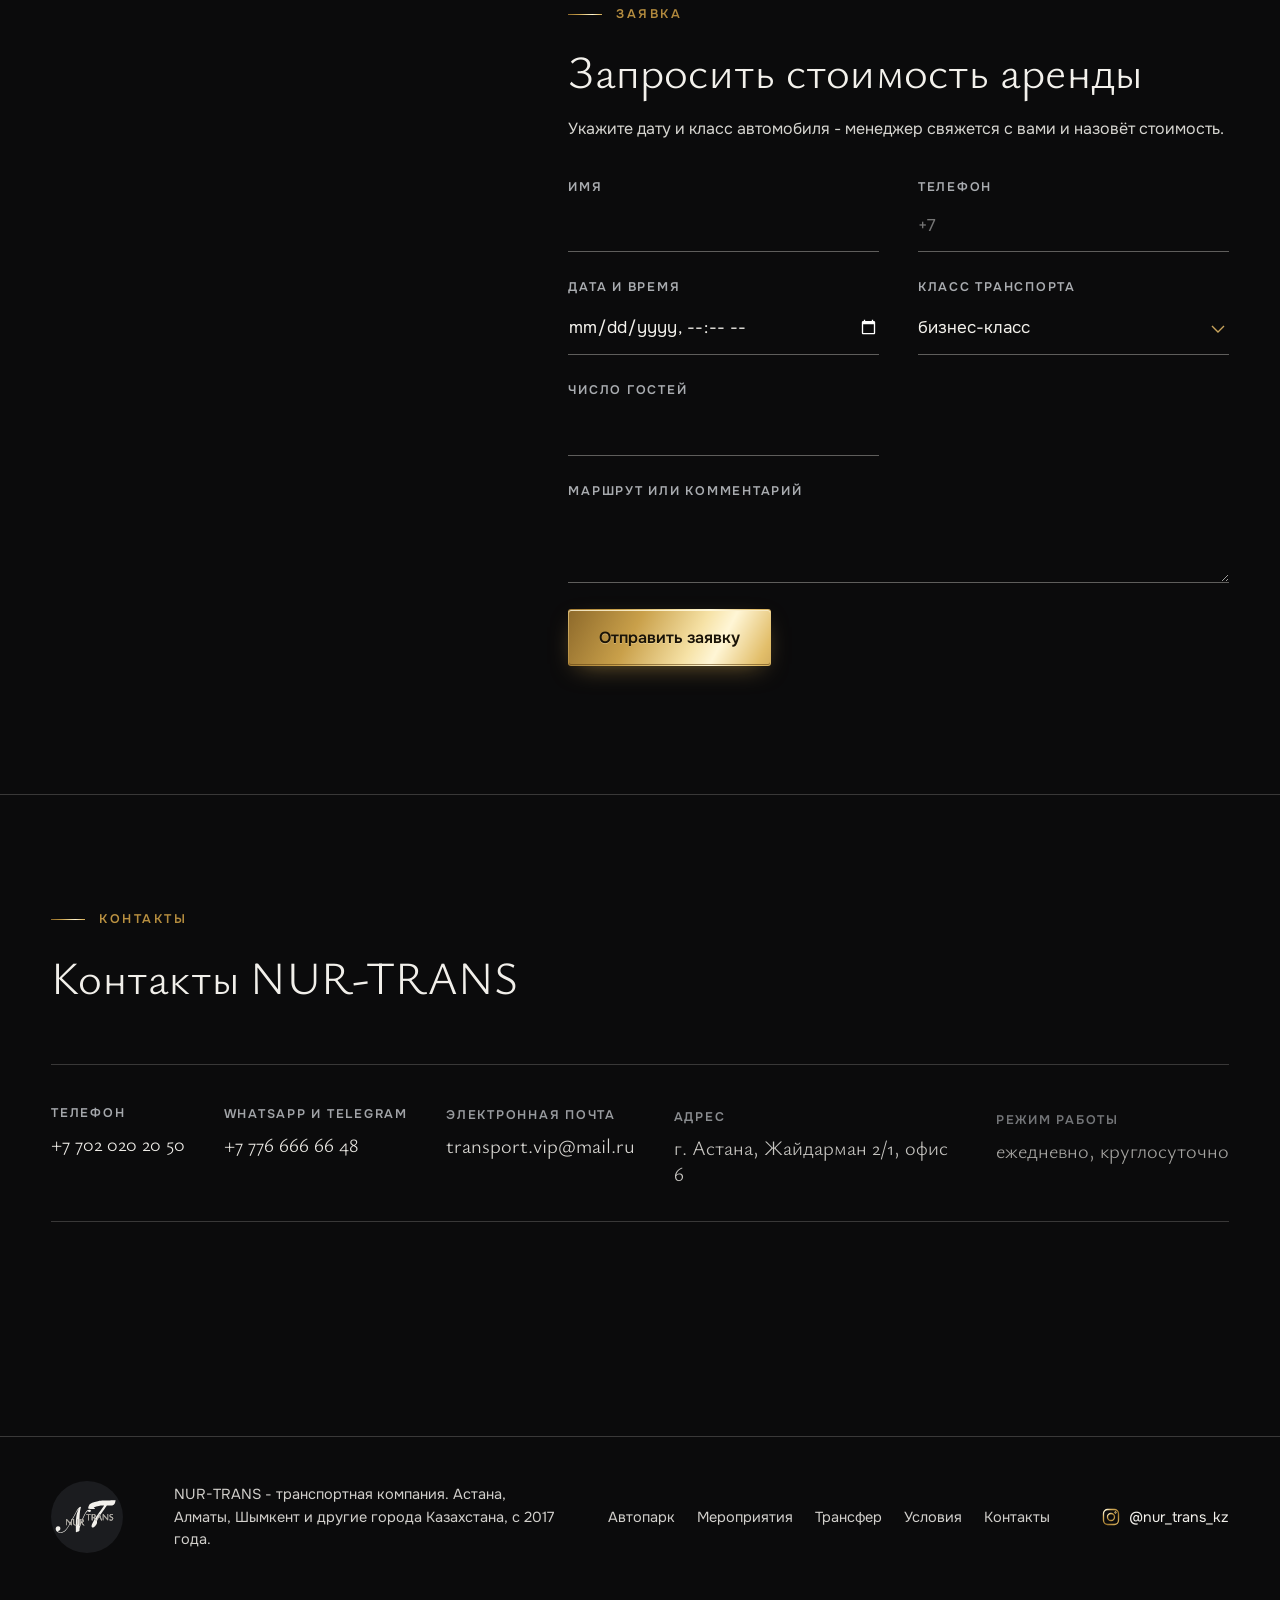
<file: biznes-klass/index.html>
<!doctype html>
<html lang="ru" data-page="biznes-klass">
<head>
<meta charset="utf-8">
<meta name="viewport" content="width=device-width, initial-scale=1, viewport-fit=cover">
<meta name="format-detection" content="telephone=no">
<title data-i18n="p.title">Аренда автомобилей бизнес-класса с водителем - Астана, Алматы, Шымкент - NUR-TRANS</title>
<meta name="description" content="Аренда автомобилей бизнес-класса с водителем: Toyota Camry, Zeekr 001, Lexus, Kia, Hyundai. Цены за час. Астана, Алматы, Шымкент, весь Казахстан.">
<meta name="theme-color" content="#0B0B0C">
<link rel="canonical" href="https://nur-trans.com/biznes-klass/">
<meta property="og:type" content="website">
<meta property="og:locale" content="ru_RU">
<meta property="og:title" content="Аренда автомобилей бизнес-класса с водителем - Астана, Алматы, Шымкент - NUR-TRANS">
<meta property="og:description" content="Аренда автомобилей бизнес-класса с водителем: Toyota Camry, Zeekr 001, Lexus, Kia, Hyundai. Цены за час. Астана, Алматы, Шымкент, весь Казахстан.">
<meta property="og:url" content="https://nur-trans.com/biznes-klass/">
<meta property="og:site_name" content="NUR-TRANS">
<meta property="og:image" content="https://nur-trans.com/assets/img/og-image.jpg">
<meta property="og:image:width" content="1200">
<meta property="og:image:height" content="630">
<meta name="twitter:card" content="summary_large_image">
<meta name="twitter:title" content="Аренда автомобилей бизнес-класса с водителем - Астана, Алматы, Шымкент - NUR-TRANS">
<meta name="twitter:description" content="Аренда автомобилей бизнес-класса с водителем: Toyota Camry, Zeekr 001, Lexus, Kia, Hyundai. Цены за час. Астана, Алматы, Шымкент, весь Казахстан.">
<meta name="twitter:image" content="https://nur-trans.com/assets/img/og-image.jpg">
<link rel="icon" href="../favicon.ico" sizes="any">
<link rel="icon" type="image/png" sizes="32x32" href="../assets/img/favicon-32.png">
<link rel="icon" type="image/png" sizes="16x16" href="../assets/img/favicon-16.png">
<link rel="apple-touch-icon" href="../assets/img/apple-touch-icon.png">
<link rel="preload" as="image" href="../assets/photos/card-47.webp" fetchpriority="high">
<link rel="stylesheet" href="../styles.css?v=20261123-1">
<script type="application/ld+json">
{"@context": "https://schema.org", "@graph": [{"@type": "BreadcrumbList", "itemListElement": [{"@type": "ListItem", "position": 1, "name": "NUR-TRANS", "item": "https://nur-trans.com/"}, {"@type": "ListItem", "position": 2, "name": "Автопарк", "item": "https://nur-trans.com/#avtopark"}, {"@type": "ListItem", "position": 3, "name": "Автомобили бизнес-класса", "item": "https://nur-trans.com/biznes-klass/"}]}, {"@type": "Service", "name": "Аренда автомобилей бизнес-класса с водителем", "url": "https://nur-trans.com/biznes-klass/", "serviceType": "Автомобили бизнес-класса", "provider": {"@id": "https://nur-trans.com/#org"}, "areaServed": ["Астана", "Алматы", "Шымкент", "Казахстан"]}]}
</script>
<script async src="https://www.googletagmanager.com/gtm.js?id=GTM-THR3546C"></script>
<script>
  window.dataLayer = window.dataLayer || [];
  function gtag(){dataLayer.push(arguments);}
  gtag('js', new Date());
  window.AW_CONV = {
    phone: 'AW-18591531734/GYgZCI-a-r0dENaFkaFF',
    contact: 'AW-18591531734/q_MeCNe--b0dENaFkaFF',
    form: 'AW-18591531734/TJP2CO2w-r0dENaFkaFF'
  };
  function gtag_report_conversion(url, sendTo) {
    gtag('event', 'conversion', {
      'send_to': sendTo || window.AW_CONV.phone,
      'value': 1.0,
      'currency': 'USD',
      'transport_type': 'beacon'
    });
    return false;
  }
</script>
<script src="https://lead-bot.sultan-askarov-kz.workers.dev/t.js" data-site="nurtrans" defer></script>
</head>
<body class="page-cls">
<svg width="0" height="0" style="position:absolute" aria-hidden="true" focusable="false"><defs><linearGradient id="g-gold" x1="0" y1="0" x2="1" y2="1" spreadMethod="reflect"><stop offset="0" stop-color="#A27A34"/><stop offset=".35" stop-color="#E2BE6A"/><stop offset=".5" stop-color="#FFF6D6"/><stop offset=".65" stop-color="#D9B25E"/><stop offset="1" stop-color="#9C7429"/><animateTransform attributeName="gradientTransform" type="translate" values="-1 -1;-1 -1;1 1;1 1" keyTimes="0;.25;.75;1" dur="5.5s" repeatCount="indefinite"/></linearGradient><linearGradient id="g-gold-h" gradientUnits="userSpaceOnUse" x1="0" y1="0" x2="600" y2="0"><stop offset="0" stop-color="#A27A34"/><stop offset=".45" stop-color="#E2BE6A"/><stop offset=".5" stop-color="#FFF6D6"/><stop offset=".55" stop-color="#E2BE6A"/><stop offset="1" stop-color="#A27A34"/></linearGradient></defs>
<symbol id="logo" viewBox="25 26 584 584"><circle cx="317" cy="318" r="292" fill="var(--logo-disc,#17181A)"/><path fill="var(--logo-mark,#F3F1EC)" fill-rule="evenodd" d="M111.7 445.8C123.5 444.0 132.9 439.1 142.5 429.7C155.0 417.4 162.6 406.6 176.2 381.8C179.0 376.6 179.8 375.3 180.4 375.3C180.5 375.3 182.7 377.6 185.2 380.3C189.8 385.4 190.7 386.1 192.2 385.4C193.0 385.0 193.0 385.0 193.1 367.5C193.2 351.9 193.2 350.0 193.7 349.5C194.0 349.1 197.1 343.7 200.5 337.3C203.9 331.0 209.0 321.6 211.8 316.5C214.6 311.4 219.7 302.0 223.2 295.7C234.0 275.8 246.7 254.9 249.8 252.0C250.9 251.0 250.7 251.4 248.6 255.5C239.9 272.5 232.7 295.6 230.5 313.5C229.9 319.1 229.1 326.3 228.8 329.0C228.7 330.2 228.3 334.8 227.8 339.3C227.1 346.8 227.0 348.9 227.0 363.9C227.0 383.5 227.3 382.2 223.6 381.9C216.5 381.4 213.5 378.7 212.7 372.3C212.5 370.9 212.3 362.1 212.3 352.6C212.3 343.1 212.2 335.2 212.1 334.9C211.9 334.1 206.6 334.1 206.0 334.8C205.2 335.8 205.7 372.4 206.6 375.1C209.0 382.3 213.8 385.4 222.8 385.9C224.7 386.0 226.4 386.2 226.5 386.4C226.6 386.6 226.7 398.8 226.7 413.6C226.6 445.0 226.3 442.3 230.1 440.9C233.3 439.7 247.3 434.4 251.8 432.7C256.3 430.9 255.9 432.0 256.3 419.7C256.6 409.1 257.3 406.5 265.5 382.7C265.8 381.8 267.0 378.4 268.2 375.0C270.9 367.1 271.8 364.9 272.5 365.1C272.8 365.1 274.5 367.8 276.4 371.2C283.7 384.4 285.2 385.8 291.9 385.8C297.5 385.7 299.3 383.9 295.1 382.5C291.2 381.1 287.5 377.0 282.6 368.6C279.4 363.2 279.4 363.1 282.1 361.6C289.1 357.5 292.0 348.7 288.7 341.5C287.9 339.7 285.3 336.7 284.6 336.7C283.0 336.7 283.5 335.3 290.4 319.8C300.6 297.1 308.5 283.0 315.6 274.7C319.9 269.8 321.3 269.6 326.3 273.1C335.8 279.9 349.7 276.9 349.7 268.0C349.7 257.7 330.8 255.1 320.0 263.9C309.4 272.4 297.1 292.7 282.3 326.2C280.6 330.0 279.1 333.3 278.9 333.5C278.8 333.7 275.5 333.8 270.9 333.9C260.9 333.9 258.7 334.1 258.3 335.2C257.6 337.1 257.9 383.7 258.7 385.1C259.3 386.3 259.3 386.3 258.7 388.6C257.9 391.5 257.0 393.7 256.7 393.7C256.0 393.7 255.7 335.9 256.3 323.3C257.2 306.4 257.4 303.0 257.7 299.7C257.9 297.7 258.3 292.4 258.7 287.8C259.9 273.2 263.1 255.7 267.5 239.9C268.7 235.6 268.1 234.3 265.0 234.3C259.9 234.4 251.0 241.4 243.8 251.1C237.0 260.0 236.9 260.3 215.7 300.0C200.0 329.3 194.8 339.0 194.3 339.7C193.5 340.9 193.0 340.2 193.0 337.5C193.0 334.7 192.7 334.3 190.8 334.3C188.7 334.3 188.7 334.3 188.7 342.4C188.7 350.8 189.0 349.5 184.4 357.5C179.9 365.3 181.5 365.6 171.7 354.8C151.8 333.0 152.8 334.0 151.3 334.0C150.6 334.0 150.0 334.1 149.9 334.3C149.8 334.4 149.7 345.9 149.7 359.7C149.6 387.4 149.4 385.3 151.9 385.3C154.2 385.3 154.1 386.1 154.0 365.5C153.8 343.7 153.3 345.2 158.9 351.3C169.6 362.9 176.2 370.5 176.3 371.0C176.3 371.4 174.4 375.2 171.6 380.1C169.0 384.7 165.9 390.4 164.6 392.7C153.1 413.1 137.9 430.4 126.0 436.6C110.8 444.5 91.1 443.6 79.6 434.5C76.7 432.2 76.8 432.0 81.7 431.3C93.8 429.7 101.0 422.4 101.0 411.6C101.0 399.2 94.2 392.4 82.2 392.7C70.7 393.0 62.1 402.9 62.8 415.3C63.9 436.6 85.1 449.9 111.7 445.8ZM367.5 403.3C375.0 400.5 390.2 384.7 395.5 374.0C397.8 369.5 398.1 367.6 398.1 358.0C398.2 349.5 398.2 349.5 399.1 347.0C401.1 341.7 408.7 327.5 409.6 327.2C409.9 327.1 413.2 326.9 417.0 326.8C425.7 326.5 424.6 325.6 428.2 336.2C431.4 345.7 431.4 345.7 434.6 345.7C438.7 345.7 438.7 345.8 435.8 337.9C427.9 316.2 423.7 304.3 423.7 303.9C423.7 303.3 437.0 283.5 445.5 271.5C449.6 265.8 456.3 256.3 460.5 250.3C476.0 228.5 478.1 225.6 478.9 225.1C479.6 224.7 480.9 224.6 489.9 225.0C504.8 225.5 515.8 225.4 519.5 224.8C531.1 222.8 538.6 217.0 543.3 206.4C545.6 201.0 549.4 185.3 548.8 183.1C548.5 181.8 548.0 181.8 522.2 182.7C517.0 182.8 508.3 183.1 502.8 183.3C491.8 183.7 474.3 184.2 453.4 184.7C434.3 185.1 425.0 186.2 406.0 190.2C367.2 198.3 343.6 207.6 337.0 217.3C331.6 225.3 325.9 241.8 327.0 246.5C327.5 248.9 330.2 250.7 334.8 251.8C344.7 254.1 369.8 253.4 380.5 250.6C383.8 249.8 383.3 249.2 376.9 246.0C370.0 242.5 369.9 242.4 376.0 239.2C386.3 233.8 397.9 230.3 412.7 228.2C427.5 226.1 431.0 225.6 433.8 225.3C447.1 224.0 455.1 223.7 455.5 224.3C456.0 225.1 443.9 243.1 429.1 263.6C403.1 299.4 393.1 313.7 385.0 326.6C381.6 332.1 381.6 332.1 378.9 327.6C376.5 323.4 376.5 323.3 378.9 321.9C390.7 315.3 389.7 298.6 377.2 294.8C374.7 294.0 357.4 293.9 356.1 294.6C355.3 295.0 355.3 295.0 355.3 319.8C355.3 334.5 355.5 344.7 355.7 345.0C355.9 345.3 356.7 345.5 358.4 345.6C362.5 345.8 362.3 346.3 362.3 334.5C362.3 323.0 362.0 323.9 366.4 324.1C369.5 324.2 369.5 324.2 373.4 331.2C375.6 335.0 377.3 338.4 377.3 338.6C377.3 338.9 375.8 341.8 373.9 345.1C361.0 367.8 354.8 381.9 354.1 390.2C353.5 398.3 361.0 405.7 367.5 403.3ZM186.1 370.6C183.7 368.1 183.7 368.1 185.3 365.1C188.5 359.3 188.7 359.4 188.7 366.7C188.7 373.2 188.6 373.3 186.1 370.6ZM265.2 366.1C264.8 365.7 265.0 364.8 265.5 364.4C266.1 363.8 266.5 364.4 266.2 365.5C266.0 366.3 265.6 366.5 265.2 366.1ZM265.7 359.7C264.7 358.7 264.6 339.0 265.6 338.0C267.5 336.2 277.2 337.3 276.6 339.3C275.9 341.5 268.3 359.8 267.9 360.0C267.2 360.5 266.4 360.4 265.7 359.7ZM274.7 358.6C274.7 356.9 280.5 343.2 281.2 343.2C283.7 343.2 282.8 354.8 280.1 357.4C278.2 359.3 274.7 360.0 274.7 358.6ZM517.5 345.5C527.4 342.9 532.5 332.5 528.0 323.8C526.3 320.3 523.6 318.4 516.5 315.3C507.5 311.5 505.7 309.9 505.7 305.5C505.7 299.0 511.7 296.9 522.0 299.8C525.6 300.9 525.8 300.8 526.5 298.0C527.3 294.9 527.0 294.7 520.7 294.0C508.3 292.6 500.2 298.0 500.2 307.7C500.2 315.0 502.8 317.8 513.4 322.4C523.0 326.5 525.2 329.5 523.3 336.3C521.8 341.9 512.4 342.8 503.7 338.3C500.7 336.8 500.4 336.9 499.2 339.7C498.3 342.2 498.4 342.7 500.3 343.6C504.9 346.0 512.4 346.8 517.5 345.5ZM331.7 345.3C332.3 345.0 332.3 344.4 332.3 322.6C332.3 310.2 332.4 299.8 332.5 299.4C332.8 298.3 334.5 298.0 340.2 298.0C347.4 298.0 348.8 297.5 347.7 295.1C347.3 294.3 347.3 294.3 329.2 294.3C309.2 294.3 310.0 294.3 310.0 296.3C310.0 297.8 310.5 297.9 317.8 298.1C323.1 298.2 324.5 298.4 324.9 298.8C325.3 299.2 325.4 302.1 325.4 321.6C325.3 333.8 325.4 344.1 325.5 344.5C326.0 345.6 330.1 346.2 331.7 345.3ZM449.4 344.9C449.6 344.7 449.7 336.2 449.6 326.1C449.6 305.3 449.5 305.9 451.8 308.3C453.4 310.1 466.7 324.8 475.1 334.2C485.5 345.7 486.8 346.8 488.3 345.3C488.8 344.7 488.8 295.3 488.3 294.7C488.0 294.5 487.3 294.3 486.5 294.3C484.2 294.3 484.3 293.3 484.3 313.7C484.3 331.5 484.3 332.3 483.7 332.3C483.4 332.3 481.4 330.4 478.9 327.8C476.6 325.2 469.0 316.8 461.9 309.0C448.8 294.6 447.7 293.6 446.2 294.3C445.1 294.8 444.8 344.6 445.9 345.3C446.7 345.8 449.0 345.5 449.4 344.9ZM412.6 323.1C412.0 322.6 412.5 321.6 415.4 316.8C419.4 310.3 419.3 310.3 421.6 316.7C424.0 323.6 424.3 323.1 418.0 323.3C415.1 323.3 412.7 323.2 412.6 323.1ZM362.7 319.9C362.0 319.2 362.2 298.5 362.9 298.0C364.7 296.4 374.0 297.9 376.5 300.1C381.3 304.2 380.6 316.4 375.5 318.7C372.3 320.1 363.8 321.0 362.7 319.9Z"/><path fill="var(--logo-word,#A9A49B)" fill-rule="evenodd" d="M229.5 386.0C234.6 384.6 234.3 384.8 234.3 382.8C234.3 380.9 234.3 380.9 230.4 381.2C228.3 381.3 226.2 381.5 225.9 381.7C225.4 382.0 222.0 381.7 219.7 381.1C217.1 380.5 214.8 378.3 213.5 375.2C212.9 373.5 212.8 373.0 212.7 354.2C212.7 341.0 212.5 334.7 212.3 334.4C211.7 333.8 206.5 333.8 205.9 334.5C205.1 335.3 205.1 367.9 205.8 372.3C206.9 379.3 210.0 383.2 215.8 385.1C219.0 386.1 226.9 386.6 229.5 386.0ZM295.3 384.2C295.3 382.4 295.3 382.3 294.2 381.9C291.4 380.7 286.9 375.4 282.7 368.3C279.6 362.9 279.6 363.6 282.8 361.6C285.9 359.5 287.3 358.1 288.8 355.0C290.3 351.8 290.4 343.9 288.9 341.0C287.6 338.6 283.9 335.0 282.7 335.0C282.2 335.0 281.4 334.7 281.0 334.4C279.9 333.6 259.5 333.5 258.6 334.3C257.8 334.9 257.7 384.6 258.4 385.3C258.7 385.5 259.9 385.7 261.9 385.7C265.0 385.7 265.0 385.7 265.2 384.8C265.3 384.2 265.5 383.5 265.7 383.1C266.1 382.0 266.1 378.7 265.7 378.7C265.5 378.7 265.3 377.1 265.3 374.5C265.3 372.1 265.5 370.3 265.7 370.2C266.1 369.9 266.1 366.3 265.6 366.3C265.4 366.3 265.3 365.9 265.4 365.4C265.5 364.3 269.5 363.6 270.2 364.5C270.4 364.8 271.0 365.0 271.6 365.0C272.5 365.0 272.7 365.2 274.7 368.8C283.7 385.0 284.6 385.9 291.9 386.0C295.3 386.0 295.3 386.0 295.3 384.2ZM153.9 366.3C154.0 356.0 154.1 347.4 154.3 347.2C154.4 347.1 158.5 351.3 163.4 356.7C175.3 369.8 176.0 370.7 176.2 371.8C176.3 372.3 176.6 372.7 176.9 372.7C177.8 372.7 178.7 373.7 178.7 374.7C178.7 375.5 178.8 375.7 179.6 375.7C180.3 375.7 181.0 376.3 183.1 378.6C189.3 385.5 189.2 385.3 191.2 385.3C192.2 385.3 193.0 385.2 193.1 385.0C193.4 384.6 193.4 335.6 193.2 334.9C193.0 334.4 192.6 334.3 190.7 334.4L188.5 334.5L188.3 342.8C188.2 347.4 188.3 355.7 188.4 361.3C188.6 368.7 188.6 371.5 188.3 371.8C187.7 372.4 184.3 368.5 184.3 367.3C184.3 366.5 184.2 366.3 183.4 366.3C182.2 366.3 181.7 365.8 181.7 364.6C181.7 363.9 181.5 363.7 180.8 363.6C180.1 363.4 176.3 359.5 166.5 348.7C153.2 334.0 153.2 334.0 151.3 334.1L149.5 334.2L149.4 359.3C149.4 373.2 149.4 384.7 149.5 384.9C149.6 385.2 150.3 385.3 151.7 385.3L153.8 385.2L153.9 366.3ZM241.8 379.2C245.5 375.0 245.7 373.7 245.7 352.5C245.7 332.3 246.0 334.0 242.4 334.0C238.3 334.0 238.7 332.1 238.6 353.6C238.6 371.3 238.6 372.3 237.9 374.5C236.5 379.4 236.7 380.7 238.8 380.7C240.5 380.7 240.7 380.6 241.8 379.2ZM265.8 359.6C265.1 358.9 265.2 338.9 265.8 338.2C267.4 336.7 276.3 337.5 276.3 339.1C276.3 339.5 276.7 339.7 277.5 339.7C278.9 339.7 280.0 340.6 280.0 341.9C280.0 342.6 280.2 342.9 280.8 343.2C283.6 344.4 282.5 355.4 279.4 357.6C277.0 359.3 266.9 360.8 265.8 359.6ZM390.8 346.1C393.1 345.8 393.2 342.9 390.9 341.8C388.0 340.4 382.7 334.2 382.7 332.1C382.7 331.2 382.5 331.0 382.0 331.0C381.4 331.0 381.0 330.5 378.4 326.1C376.9 323.6 377.0 323.6 380.2 321.5C385.7 317.9 388.0 312.4 387.1 305.4C386.3 299.5 383.2 296.2 377.0 294.5C374.0 293.6 357.0 293.7 355.8 294.5C355.0 295.0 355.0 295.0 355.0 319.7C355.0 336.1 355.1 344.6 355.3 345.0C355.6 345.6 356.1 345.7 358.5 345.7C362.7 345.7 362.3 346.8 362.3 335.3C362.3 323.5 362.2 324.0 366.0 324.0C367.9 324.0 368.4 324.1 369.1 324.8C370.5 326.1 377.0 338.1 377.0 339.5C377.0 340.5 377.1 340.7 377.8 340.7C378.2 340.7 378.9 341.2 379.7 342.3C382.2 345.6 385.7 346.8 390.8 346.1ZM519.1 345.4C522.4 344.2 524.0 343.0 524.0 341.8C524.0 340.7 524.1 340.7 525.1 340.7C529.0 340.7 531.2 329.8 528.5 324.1C526.9 320.5 523.2 317.7 516.8 315.2C508.2 311.8 505.8 309.5 506.1 305.1C506.6 299.1 506.4 299.5 509.6 299.1C513.7 298.7 516.5 298.8 519.3 299.5C525.8 301.0 526.8 300.7 526.6 296.7C526.5 294.1 526.6 294.1 518.8 293.8C510.7 293.5 506.7 294.6 506.7 297.2C506.7 298.7 506.7 298.7 504.9 298.7C501.7 298.7 499.8 302.0 499.9 307.8C499.9 315.3 502.7 318.3 513.7 322.9C522.2 326.4 524.4 329.2 523.3 334.7C523.1 335.9 522.8 337.4 522.8 338.1C522.6 339.2 522.5 339.3 521.4 339.4C520.7 339.5 519.3 339.9 518.3 340.3C514.9 341.6 510.9 341.1 505.5 338.8C500.5 336.7 499.0 337.2 499.0 341.3C499.0 343.3 499.0 343.3 500.3 344.0C504.9 346.3 514.5 347.0 519.1 345.4ZM332.3 345.3C332.6 345.0 332.7 339.4 332.7 322.1C332.7 299.3 332.7 299.3 333.4 298.9C334.0 298.5 335.9 298.3 340.8 298.1C347.4 297.9 347.4 297.9 347.3 296.0L347.2 294.2L329.5 294.1C308.7 294.0 310.3 293.8 310.3 296.2C310.3 297.2 310.4 298.0 310.6 298.0C310.7 298.1 313.9 298.2 317.6 298.3C323.8 298.5 324.4 298.6 324.9 299.1C325.3 299.7 325.3 303.4 325.3 322.3C325.3 339.4 325.4 345.0 325.7 345.3C326.0 345.5 327.2 345.7 329.0 345.7C330.8 345.7 332.0 345.5 332.3 345.3ZM400.7 344.1C401.1 343.2 401.3 341.9 401.3 340.6C401.3 339.1 401.7 337.6 403.0 333.9C405.6 326.8 405.0 327.5 409.2 327.2C415.4 326.8 423.8 327.0 424.4 327.4C425.0 327.9 425.9 330.1 428.8 338.9C431.2 346.0 430.9 345.7 434.7 345.7C437.7 345.7 437.7 345.7 437.7 343.9C437.7 342.7 437.3 341.2 436.7 339.4C436.1 338.0 434.1 332.4 432.2 327.0C430.2 321.6 427.6 314.3 426.3 310.8C424.7 306.4 424.0 304.0 424.0 302.9C424.0 301.8 423.9 301.4 423.4 301.3C423.1 301.2 422.6 300.4 422.3 299.6C419.9 293.2 420.3 293.8 418.3 293.7C414.0 293.5 412.1 295.3 412.0 299.6C412.0 301.3 412.0 301.3 413.8 301.3C415.4 301.3 415.6 301.4 416.0 302.2C416.9 304.2 418.7 309.7 418.7 310.5C418.7 311.0 418.9 311.6 419.2 311.9C420.6 313.3 423.2 322.3 422.5 322.9C421.7 323.4 408.1 323.2 407.5 322.7C407.4 322.5 407.6 321.4 408.1 320.0C408.6 318.7 409.0 317.3 409.0 317.0C409.0 316.6 409.1 316.3 409.3 316.3C409.5 316.3 409.8 315.7 409.9 315.0C410.0 314.3 410.2 313.7 410.4 313.7C410.5 313.7 410.8 313.1 410.9 312.3C411.0 311.6 411.2 311.0 411.4 311.0C411.5 311.0 411.7 310.6 411.7 310.2C411.7 309.7 411.8 309.3 412.0 309.3C412.2 309.3 412.3 309.0 412.3 308.5C412.3 308.0 412.5 307.7 412.7 307.7C412.8 307.7 413.0 306.8 413.0 305.8C413.0 304.0 413.0 304.0 411.2 304.0C409.4 304.0 409.3 304.0 409.3 304.8C409.3 305.3 409.2 305.7 409.0 305.7C408.8 305.7 408.7 306.0 408.7 306.5C408.7 307.0 408.5 307.3 408.3 307.3C408.2 307.3 408.0 307.7 408.0 308.2C408.0 308.6 407.9 309.0 407.7 309.0C407.5 309.0 407.2 309.6 407.1 310.3C407.0 311.1 406.8 311.7 406.6 311.7C406.5 311.7 406.3 312.2 406.1 312.9C406.0 313.6 405.8 314.2 405.7 314.3C405.4 314.5 404.5 316.7 401.5 324.2C400.4 327.1 398.9 330.7 398.3 332.2C393.0 345.4 393.0 345.7 397.2 345.7C400.0 345.7 400.0 345.7 400.7 344.1ZM449.7 344.9C450.0 344.4 450.1 339.7 449.9 325.9C449.8 315.9 449.8 307.6 450.0 307.5C450.3 307.3 450.7 307.6 455.8 313.3C467.3 326.1 469.3 328.3 471.3 330.5C472.5 331.8 476.0 335.7 479.1 339.1C484.8 345.4 484.8 345.4 486.8 345.3L488.8 345.2L488.9 320.5C489.0 291.8 489.2 294.3 486.7 294.3C483.7 294.3 483.9 292.9 484.0 313.6C484.1 323.7 484.0 332.1 483.9 332.2C483.7 332.4 481.1 329.6 464.2 311.0C448.1 293.2 449.2 294.3 447.0 294.4L445.2 294.5L445.1 319.6C445.0 337.9 445.1 344.9 445.4 345.2C446.0 346.0 449.2 345.8 449.7 344.9ZM363.4 320.0C362.4 319.6 362.3 318.6 362.4 308.1C362.5 296.6 362.1 297.5 367.7 297.8C376.5 298.1 380.3 302.4 379.3 311.1C378.8 315.0 377.6 317.3 375.3 318.5C373.2 319.6 365.0 320.6 363.4 320.0Z"/></symbol>
<symbol id="ic-wa" viewBox="0 0 24 24"><path fill="currentColor" d="M17.472 14.382c-.297-.149-1.758-.867-2.03-.967-.273-.099-.471-.148-.67.15-.197.297-.767.966-.94 1.164-.173.199-.347.223-.644.075-.297-.15-1.255-.463-2.39-1.475-.883-.788-1.48-1.761-1.653-2.059-.173-.297-.018-.458.13-.606.134-.133.298-.347.446-.52.149-.174.198-.298.298-.497.099-.198.05-.371-.025-.52-.075-.149-.669-1.612-.916-2.207-.242-.579-.487-.5-.669-.51-.173-.008-.371-.01-.57-.01-.198 0-.52.074-.792.372-.272.297-1.04 1.016-1.04 2.479 0 1.462 1.065 2.875 1.213 3.074.149.198 2.096 3.2 5.077 4.487.709.306 1.262.489 1.694.625.712.227 1.36.195 1.871.118.571-.085 1.758-.719 2.006-1.413.248-.694.248-1.289.173-1.413-.074-.124-.272-.198-.57-.347m-5.421 7.403h-.004a9.87 9.87 0 0 1-5.031-1.378l-.361-.214-3.741.982.998-3.648-.235-.374a9.86 9.86 0 0 1-1.51-5.26c.001-5.45 4.436-9.884 9.888-9.884 2.64 0 5.122 1.03 6.988 2.898a9.825 9.825 0 0 1 2.893 6.994c-.003 5.45-4.437 9.884-9.885 9.884m8.413-18.297A11.815 11.815 0 0 0 12.05 0C5.495 0 .16 5.335.157 11.892c0 2.096.547 4.142 1.588 5.945L.057 24l6.305-1.654a11.882 11.882 0 0 0 5.683 1.448h.005c6.554 0 11.89-5.335 11.893-11.893a11.821 11.821 0 0 0-3.48-8.413Z"/></symbol>
<symbol id="ic-ig" viewBox="0 0 24 24"><g fill="none" stroke-width="1.6"><rect x="3" y="3" width="18" height="18" rx="5"/><circle cx="12" cy="12" r="4.2"/><circle cx="17.4" cy="6.6" r=".6" fill="currentColor"/></g></symbol>
<symbol id="ic-tg" viewBox="0 0 24 24"><path fill="currentColor" d="M21.9 4.6 18.9 19c-.23 1-.84 1.26-1.7.78l-4.7-3.47-2.27 2.18c-.25.25-.46.46-.95.46l.34-4.8 8.74-7.9c.38-.34-.08-.53-.59-.19L6.97 12.86 2.3 11.4c-1.01-.32-1.03-1.01.21-1.5L20.6 2.93c.84-.31 1.58.2 1.3 1.67Z"/></symbol>
<symbol id="ic-tel" viewBox="0 0 24 24"><path fill="none" stroke="currentColor" stroke-width="1.6" stroke-linejoin="round" d="M6.6 3.5h3l1.4 4-1.9 1.4a11 11 0 0 0 6 6l1.4-1.9 4 1.4v3a2 2 0 0 1-2.2 2A16.5 16.5 0 0 1 4.6 5.700a2 2 0 0 1 2-2.2Z"/></symbol>
<symbol id="ic-arrow" viewBox="0 0 24 24"><path fill="none" stroke="currentColor" stroke-width="1.5" d="M4 12h15m-6-6 6 6-6 6"/></symbol>
<symbol id="ic-hex" viewBox="0 0 24 24"><path fill="none" stroke-width="1.4" d="M12 2.5 20.2 7.200v9.600L12 21.500 3.800 16.800V7.200Z"/></symbol>
</svg>

<header class="hdr" id="hdr">
  <div class="hdr__in">
    <a class="logo" href="../" aria-label="NUR-TRANS"><svg width="68" height="68"><use href="#logo"/></svg></a>
    <nav class="nav" aria-label="Основное меню">
      <a href="../#avtopark" data-i18n="nav.park">Автопарк</a>
      <a href="../#meropriyatiya" data-i18n="nav.events">Мероприятия</a>
      <a href="../#transfer" data-i18n="nav.transfer">Трансфер</a>
      <a href="../#usloviya" data-i18n="nav.terms">Условия</a>
      <a href="../#otzyvy" data-i18n="nav.reviews">Отзывы</a>
      <a href="../#kontakty" data-i18n="nav.contacts">Контакты</a>
    </nav>
    <div class="hdr__right">
      <a class="hdr__ig" href="https://www.instagram.com/nur_trans_kz/" target="_blank" rel="noopener" aria-label="Instagram"><svg width="20" height="20"><use href="#ic-ig"/></svg></a>
      <a class="hdr__tel" href="tel:+77020202050">+7 702 020 20 50</a>
      <div class="lang" role="group" aria-label="Язык">
        <button type="button" data-lang="ru" aria-pressed="true">RU</button>
        <button type="button" data-lang="kk" aria-pressed="false">KZ</button>
        <button type="button" data-lang="en" aria-pressed="false">EN</button>
      </div>
      <a class="btn btn--gold hdr__cta" href="https://wa.me/77766666648?text=%D0%97%D0%B4%D1%80%D0%B0%D0%B2%D1%81%D1%82%D0%B2%D1%83%D0%B9%D1%82%D0%B5%21%20%D0%98%D0%BD%D1%82%D0%B5%D1%80%D0%B5%D1%81%D1%83%D0%B5%D1%82%20%D0%B0%D1%80%D0%B5%D0%BD%D0%B4%D0%B0%20%D0%B0%D0%B2%D1%82%D0%BE%D0%BC%D0%BE%D0%B1%D0%B8%D0%BB%D1%8F.%20%D0%94%D0%B0%D1%82%D0%B0%3A%20%2C%20%D0%B2%D1%80%D0%B5%D0%BC%D1%8F%3A%20%2C%20%D0%BC%D0%B0%D1%80%D1%88%D1%80%D1%83%D1%82%3A" data-wa="wa.common" data-wa-text="Здравствуйте! Интересует аренда автомобиля. Дата: , время: , маршрут:" target="_blank" rel="noopener" data-i18n="cta.price">Запросить стоимость</a>
      <button class="burger" type="button" aria-label="Меню" aria-expanded="false" aria-controls="menu"><i></i><i></i></button>
    </div>
  </div>
</header>

<div class="menu" id="menu" hidden>
  <nav class="menu__nav">
    <a href="../#avtopark" data-i18n="nav.park">Автопарк</a>
    <a href="../#meropriyatiya" data-i18n="nav.events">Мероприятия</a>
    <a href="../#transfer" data-i18n="nav.transfer">Трансфер</a>
    <a href="../#usloviya" data-i18n="nav.terms">Условия</a>
    <a href="../#otzyvy" data-i18n="nav.reviews">Отзывы</a>
    <a href="../#kontakty" data-i18n="nav.contacts">Контакты</a>
  </nav>
  <div class="menu__act">
    <a class="btn btn--line" href="tel:+77020202050"><svg width="18" height="18"><use href="#ic-tel"/></svg><span data-i18n="cta.call">Позвонить</span></a>
    <a class="btn btn--gold" href="https://wa.me/77766666648?text=%D0%97%D0%B4%D1%80%D0%B0%D0%B2%D1%81%D1%82%D0%B2%D1%83%D0%B9%D1%82%D0%B5%21%20%D0%98%D0%BD%D1%82%D0%B5%D1%80%D0%B5%D1%81%D1%83%D0%B5%D1%82%20%D0%B0%D1%80%D0%B5%D0%BD%D0%B4%D0%B0%20%D0%B0%D0%B2%D1%82%D0%BE%D0%BC%D0%BE%D0%B1%D0%B8%D0%BB%D1%8F.%20%D0%94%D0%B0%D1%82%D0%B0%3A%20%2C%20%D0%B2%D1%80%D0%B5%D0%BC%D1%8F%3A%20%2C%20%D0%BC%D0%B0%D1%80%D1%88%D1%80%D1%83%D1%82%3A" data-wa="wa.common" data-wa-text="Здравствуйте! Интересует аренда автомобиля. Дата: , время: , маршрут:" target="_blank" rel="noopener"><svg width="18" height="18"><use href="#ic-wa"/></svg><span>WhatsApp</span></a>
    <a class="btn btn--line" href="https://www.instagram.com/nur_trans_kz/" target="_blank" rel="noopener"><svg width="18" height="18"><use href="#ic-ig"/></svg><span data-i18n="ig.park">Автопарк в Instagram</span></a>
  </div>
</div>

<main>
<section class="bay bay--page" id="biznes-klass">
  <div class="wrap bay__in">
    <div class="bay__info ph__head">
      <nav class="crumbs" aria-label="Навигация"><a href="../" data-i18n="p.home">Главная</a><span aria-hidden="true">/</span><a href="../#avtopark" data-i18n="nav.park">Автопарк</a></nav>
      <h1 class="display" data-i18n="p.h1">Аренда автомобилей бизнес-класса с водителем</h1>
      <p class="lead" data-i18n="p.lead">Toyota Camry, Zeekr 001, Lexus, Kia и Hyundai для сотрудников делегации, сопровождающих лиц и ежедневных поездок по городу. Астана, Алматы, Шымкент и другие города Казахстана.</p>
    </div>
    <div class="bay__media bay__media--stack"><div class="lamp" aria-hidden="true"></div><figure class="frame frame--main"><img src="../assets/photos/card-47.webp" width="940" height="700" decoding="async" fetchpriority="high" alt="Чёрная Toyota Camry из парка NUR-TRANS"></figure><figure class="frame frame--sub"><img src="../assets/photos/card-60.webp" width="1200" height="676" loading="lazy" decoding="async" alt="Салон Lexus бизнес-класса с коричневой кожей"></figure></div>
    <div class="bay__info ph__list">
      <h2 class="ph__sub" data-i18n="p.models">Модели и цены</h2>
      <ul class="models models--price models--order"><li><span class="mdl"><span>Toyota Camry 80</span></span><span class="pr">8&nbsp;777&nbsp;₸</span><a class="mord" href="https://wa.me/77766666648?text=%D0%97%D0%B4%D1%80%D0%B0%D0%B2%D1%81%D1%82%D0%B2%D1%83%D0%B9%D1%82%D0%B5%21%20%D0%98%D0%BD%D1%82%D0%B5%D1%80%D0%B5%D1%81%D1%83%D0%B5%D1%82%20%D0%B0%D1%80%D0%B5%D0%BD%D0%B4%D0%B0%3A%20Toyota%20Camry%2080.%20%D0%94%D0%B0%D1%82%D0%B0%3A%20%2C%20%D0%B2%D1%80%D0%B5%D0%BC%D1%8F%3A%20%2C%20%D0%BC%D0%B0%D1%80%D1%88%D1%80%D1%83%D1%82%3A" data-wa="wa.model" data-wa-text="Здравствуйте! Интересует аренда: Toyota Camry 80. Дата: , время: , маршрут:" target="_blank" rel="noopener" data-wa-model="Toyota Camry 80" aria-label="Заказать Toyota Camry 80 в WhatsApp"><svg width="18" height="18"><use href="#ic-wa"/></svg></a></li><li><span class="mdl"><span>Zeekr 001</span></span><span class="pr">5&nbsp;777&nbsp;₸</span><a class="mord" href="https://wa.me/77766666648?text=%D0%97%D0%B4%D1%80%D0%B0%D0%B2%D1%81%D1%82%D0%B2%D1%83%D0%B9%D1%82%D0%B5%21%20%D0%98%D0%BD%D1%82%D0%B5%D1%80%D0%B5%D1%81%D1%83%D0%B5%D1%82%20%D0%B0%D1%80%D0%B5%D0%BD%D0%B4%D0%B0%3A%20Zeekr%20001.%20%D0%94%D0%B0%D1%82%D0%B0%3A%20%2C%20%D0%B2%D1%80%D0%B5%D0%BC%D1%8F%3A%20%2C%20%D0%BC%D0%B0%D1%80%D1%88%D1%80%D1%83%D1%82%3A" data-wa="wa.model" data-wa-text="Здравствуйте! Интересует аренда: Zeekr 001. Дата: , время: , маршрут:" target="_blank" rel="noopener" data-wa-model="Zeekr 001" aria-label="Заказать Zeekr 001 в WhatsApp"><svg width="18" height="18"><use href="#ic-wa"/></svg></a></li><li><span class="mdl"><span>Lexus GS, Kia K5/K7, Hyundai Sonata</span></span><span class="pr">5&nbsp;777&nbsp;₸</span><a class="mord" href="https://wa.me/77766666648?text=%D0%97%D0%B4%D1%80%D0%B0%D0%B2%D1%81%D1%82%D0%B2%D1%83%D0%B9%D1%82%D0%B5%21%20%D0%98%D0%BD%D1%82%D0%B5%D1%80%D0%B5%D1%81%D1%83%D0%B5%D1%82%20%D0%B0%D1%80%D0%B5%D0%BD%D0%B4%D0%B0%3A%20Lexus%20GS%2C%20Kia%20K5%2FK7%2C%20Hyundai%20Sonata.%20%D0%94%D0%B0%D1%82%D0%B0%3A%20%2C%20%D0%B2%D1%80%D0%B5%D0%BC%D1%8F%3A%20%2C%20%D0%BC%D0%B0%D1%80%D1%88%D1%80%D1%83%D1%82%3A" data-wa="wa.model" data-wa-text="Здравствуйте! Интересует аренда: Lexus GS, Kia K5/K7, Hyundai Sonata. Дата: , время: , маршрут:" target="_blank" rel="noopener" data-wa-model="Lexus GS, Kia K5/K7, Hyundai Sonata" aria-label="Заказать Lexus GS, Kia K5/K7, Hyundai Sonata в WhatsApp"><svg width="18" height="18"><use href="#ic-wa"/></svg></a></li><li><span class="mdl"><span>Toyota Camry 70/75</span></span><span class="pr">5&nbsp;777&nbsp;₸</span><a class="mord" href="https://wa.me/77766666648?text=%D0%97%D0%B4%D1%80%D0%B0%D0%B2%D1%81%D1%82%D0%B2%D1%83%D0%B9%D1%82%D0%B5%21%20%D0%98%D0%BD%D1%82%D0%B5%D1%80%D0%B5%D1%81%D1%83%D0%B5%D1%82%20%D0%B0%D1%80%D0%B5%D0%BD%D0%B4%D0%B0%3A%20Toyota%20Camry%2070%2F75.%20%D0%94%D0%B0%D1%82%D0%B0%3A%20%2C%20%D0%B2%D1%80%D0%B5%D0%BC%D1%8F%3A%20%2C%20%D0%BC%D0%B0%D1%80%D1%88%D1%80%D1%83%D1%82%3A" data-wa="wa.model" data-wa-text="Здравствуйте! Интересует аренда: Toyota Camry 70/75. Дата: , время: , маршрут:" target="_blank" rel="noopener" data-wa-model="Toyota Camry 70/75" aria-label="Заказать Toyota Camry 70/75 в WhatsApp"><svg width="18" height="18"><use href="#ic-wa"/></svg></a></li><li><span class="mdl"><span>Toyota Camry 50/55</span></span><span class="pr">4&nbsp;777&nbsp;₸</span><a class="mord" href="https://wa.me/77766666648?text=%D0%97%D0%B4%D1%80%D0%B0%D0%B2%D1%81%D1%82%D0%B2%D1%83%D0%B9%D1%82%D0%B5%21%20%D0%98%D0%BD%D1%82%D0%B5%D1%80%D0%B5%D1%81%D1%83%D0%B5%D1%82%20%D0%B0%D1%80%D0%B5%D0%BD%D0%B4%D0%B0%3A%20Toyota%20Camry%2050%2F55.%20%D0%94%D0%B0%D1%82%D0%B0%3A%20%2C%20%D0%B2%D1%80%D0%B5%D0%BC%D1%8F%3A%20%2C%20%D0%BC%D0%B0%D1%80%D1%88%D1%80%D1%83%D1%82%3A" data-wa="wa.model" data-wa-text="Здравствуйте! Интересует аренда: Toyota Camry 50/55. Дата: , время: , маршрут:" target="_blank" rel="noopener" data-wa-model="Toyota Camry 50/55" aria-label="Заказать Toyota Camry 50/55 в WhatsApp"><svg width="18" height="18"><use href="#ic-wa"/></svg></a></li><li><span class="mdl"><span>Lexus ES350</span></span><span class="pr pr--req" data-i18n="price.req">по запросу</span><a class="mord" href="https://wa.me/77766666648?text=%D0%97%D0%B4%D1%80%D0%B0%D0%B2%D1%81%D1%82%D0%B2%D1%83%D0%B9%D1%82%D0%B5%21%20%D0%98%D0%BD%D1%82%D0%B5%D1%80%D0%B5%D1%81%D1%83%D0%B5%D1%82%20%D0%B0%D1%80%D0%B5%D0%BD%D0%B4%D0%B0%3A%20Lexus%20ES350.%20%D0%94%D0%B0%D1%82%D0%B0%3A%20%2C%20%D0%B2%D1%80%D0%B5%D0%BC%D1%8F%3A%20%2C%20%D0%BC%D0%B0%D1%80%D1%88%D1%80%D1%83%D1%82%3A" data-wa="wa.model" data-wa-text="Здравствуйте! Интересует аренда: Lexus ES350. Дата: , время: , маршрут:" target="_blank" rel="noopener" data-wa-model="Lexus ES350" aria-label="Заказать Lexus ES350 в WhatsApp"><svg width="18" height="18"><use href="#ic-wa"/></svg></a></li></ul>
      <p class="price-note" data-i18n="price.note">Цена за 1 час аренды с водителем. Итоговую стоимость менеджер подтверждает при заказе.</p>
      <div class="bay__act">
        <a class="btn btn--gold btn--lg" href="https://wa.me/77766666648?text=%D0%97%D0%B4%D1%80%D0%B0%D0%B2%D1%81%D1%82%D0%B2%D1%83%D0%B9%D1%82%D0%B5%21%20%D0%98%D0%BD%D1%82%D0%B5%D1%80%D0%B5%D1%81%D1%83%D0%B5%D1%82%20%D0%B0%D1%80%D0%B5%D0%BD%D0%B4%D0%B0%3A%20%D0%B0%D0%B2%D1%82%D0%BE%D0%BC%D0%BE%D0%B1%D0%B8%D0%BB%D1%8C%20%D0%B1%D0%B8%D0%B7%D0%BD%D0%B5%D1%81-%D0%BA%D0%BB%D0%B0%D1%81%D1%81%D0%B0.%20%D0%94%D0%B0%D1%82%D0%B0%3A%20%2C%20%D0%B2%D1%80%D0%B5%D0%BC%D1%8F%3A%20%2C%20%D0%BC%D0%B0%D1%80%D1%88%D1%80%D1%83%D1%82%3A" data-wa="wa.c2" data-wa-text="Здравствуйте! Интересует аренда: автомобиль бизнес-класса. Дата: , время: , маршрут:" target="_blank" rel="noopener"><svg width="18" height="18"><use href="#ic-wa"/></svg><span data-i18n="cta.price">Запросить стоимость</span></a>
        <a class="tlink" href="tel:+77020202050" data-i18n="cta.call">Позвонить</a>
      </div>
    </div>
  </div>
</section>

<section class="others">
  <div class="wrap">
    <div class="shead">
      <p class="kicker" data-i18n="p.other">Другие классы</p>
      <h2 class="display" data-i18n="p.otherh">Другие классы транспорта</h2>
    </div>
    <div class="classes classes--others">
      <a class="cls lit" href="../predstavitelskie/"><figure class="frame"><img src="../assets/photos/plate-10.webp" width="1280" height="1049" loading="lazy" decoding="async" alt="Представительские автомобили NUR-TRANS"></figure><span class="cls__b"><span class="cls__h display" data-i18n="c1.h">Представительские автомобили</span><span class="cls__pr"><span data-i18n="cls.from">от</span> <b class="gtx">8&nbsp;777&nbsp;₸</b> <span data-i18n="cls.hour">/ час</span></span><span class="cls__t" data-i18n="c1.t">Для встречи первых лиц, деловых поездок и торжеств.</span><span class="cls__more"><span data-i18n="cls.more">Модели и цены</span><svg width="18" height="18"><use href="#ic-arrow"/></svg></span></span></a>
      <a class="cls lit" href="../vnedorozhniki/"><figure class="frame"><img src="../assets/photos/card-80.webp" width="1200" height="900" loading="lazy" decoding="async" alt="Внедорожники NUR-TRANS"></figure><span class="cls__b"><span class="cls__h display" data-i18n="c3.h">Внедорожники</span><span class="cls__pr"><span data-i18n="cls.from">от</span> <b class="gtx">6&nbsp;777&nbsp;₸</b> <span data-i18n="cls.hour">/ час</span></span><span class="cls__t" data-i18n="c3.t">Для сопровождения кортежа и поездок между городами в любое время года.</span><span class="cls__more"><span data-i18n="cls.more">Модели и цены</span><svg width="18" height="18"><use href="#ic-arrow"/></svg></span></span></a>
      <a class="cls lit" href="../miniveny/"><figure class="frame"><img src="../assets/photos/card-136.webp" width="854" height="1280" loading="lazy" decoding="async" alt="Минивэны на 5-13 мест NUR-TRANS"></figure><span class="cls__b"><span class="cls__h display" data-i18n="c4.h">Минивэны на 5-13 мест</span><span class="cls__pr"><span data-i18n="cls.from">от</span> <b class="gtx">5&nbsp;777&nbsp;₸</b> <span data-i18n="cls.hour">/ час</span></span><span class="cls__t" data-i18n="c4.t">Для семьи, небольшой группы гостей и трансфера с багажом.</span><span class="cls__more"><span data-i18n="cls.more">Модели и цены</span><svg width="18" height="18"><use href="#ic-arrow"/></svg></span></span></a>
      <a class="cls lit" href="../mikroavtobusy/"><figure class="frame"><img src="../assets/photos/card-186.webp" width="963" height="1280" loading="lazy" decoding="async" alt="Микроавтобусы на 18-20 мест NUR-TRANS"></figure><span class="cls__b"><span class="cls__h display" data-i18n="c5.h">Микроавтобусы на 18-20 мест</span><span class="cls__pr"><span data-i18n="cls.from">от</span> <b class="gtx">10&nbsp;777&nbsp;₸</b> <span data-i18n="cls.hour">/ час</span></span><span class="cls__t" data-i18n="c5.t">Для делегаций, групп участников форума и гостей торжества.</span><span class="cls__more"><span data-i18n="cls.more">Модели и цены</span><svg width="18" height="18"><use href="#ic-arrow"/></svg></span></span></a>
      <a class="cls lit" href="../avtobusy/"><figure class="frame"><img src="../assets/photos/bus-tourismo.webp" width="1200" height="800" loading="lazy" decoding="async" alt="Автобусы на 28-59 мест NUR-TRANS"></figure><span class="cls__b"><span class="cls__h display" data-i18n="c6.h">Автобусы на 28-59 мест</span><span class="cls__pr"><span data-i18n="cls.from">от</span> <b class="gtx">11&nbsp;777&nbsp;₸</b> <span data-i18n="cls.hour">/ час</span></span><span class="cls__t" data-i18n="c6.t">Для перевозки участников мероприятий, спортивных команд и туристических групп по городу и между городами.</span><span class="cls__more"><span data-i18n="cls.more">Модели и цены</span><svg width="18" height="18"><use href="#ic-arrow"/></svg></span></span></a>
      <a class="cls lit" href="../vertolet/"><figure class="frame"><img src="../assets/photos/heli-r44.webp" width="1280" height="960" loading="lazy" decoding="async" alt="Вертолёты NUR-TRANS"></figure><span class="cls__b"><span class="cls__h display" data-i18n="c7.h">Вертолёты</span><span class="cls__pr"><span data-i18n="cls.from">от</span> <b class="gtx">800&nbsp;777&nbsp;₸</b> <span data-i18n="cls.fhour">/ лётный час</span></span><span class="cls__t" data-i18n="c7.t">Аренда вертолёта с почасовой оплатой. Маршрут и условия полёта согласовываются по заявке.</span><span class="cls__more"><span data-i18n="cls.more">Модели и цены</span><svg width="18" height="18"><use href="#ic-arrow"/></svg></span></span></a>
    </div>
  </div>
</section>

<!-- Условия -->
<section class="terms" id="usloviya">
  <div class="wrap">
    <div class="shead">
      <p class="kicker" data-i18n="tm.kicker">Условия</p>
      <h2 class="display" data-i18n="tm.h2">Условия заказа и оплаты</h2>
      <p class="lead" data-i18n="tm.lead">Офис компании находится в Астане по адресу Жайдарман 2/1, офис 6. Оплату принимаем от частных лиц и организаций.</p>
    </div>
    <div class="steps__rail" aria-hidden="true"><i></i></div>
    <ol class="steps">
      <li class="step"><span class="step__n display">01</span><h3 data-i18n="tm.s1">Заявка</h3><p data-i18n="tm.s1t">Сообщите дату, время, маршрут и число пассажиров по телефону или в WhatsApp.</p></li>
      <li class="step"><span class="step__n display">02</span><h3 data-i18n="tm.s2">Подбор и расчёт</h3><p data-i18n="tm.s2t">Менеджер предложит автомобили под задачу и назовёт стоимость.</p></li>
      <li class="step"><span class="step__n display">03</span><h3 data-i18n="tm.s3">Оплата</h3><p data-i18n="tm.s3t">Предоплата 50% - наличными или безналичным расчётом.</p></li>
      <li class="step"><span class="step__n display">04</span><h3 data-i18n="tm.s4">Подача</h3><p data-i18n="tm.s4t">Автомобиль подаётся по указанному адресу к назначенному времени.</p></li>
    </ol>
  </div>
</section>

<!-- Заявка -->
<section class="req" id="zayavka">
  <div class="wrap req__in">
    <div class="req__side">
      <div class="lamp" aria-hidden="true"></div>
      <figure class="frame"><img src="../assets/photos/card-20.webp" width="1080" height="715" style="object-position:32% 50%" loading="lazy" decoding="async" alt="Mercedes-Benz S-Class из парка NUR-TRANS в Астане"></figure>
    </div>
    <div class="req__main">
      <p class="kicker" data-i18n="rq.kicker">Заявка</p>
      <h2 class="display" data-i18n="rq.h2">Запросить стоимость аренды</h2>
      <p class="lead" data-i18n="rq.lead">Укажите дату и класс автомобиля - менеджер свяжется с вами и назовёт стоимость.</p>
      <form class="form" id="lead-form" novalidate data-wa-tpl="Здравствуйте! Заявка с сайта. Имя: {name}. Интересует аренда: {cls}. Число гостей: {guests}. Дата и время: {dt}. Маршрут: {route}">
        <label class="fld"><span data-i18n="rq.name">Имя</span><input type="text" name="name" autocomplete="name"></label>
        <label class="fld"><span data-i18n="rq.phone">Телефон</span><input type="tel" name="phone" id="phone" autocomplete="tel" inputmode="tel" required placeholder="+7"></label>
        <label class="fld"><span data-i18n="rq.dt">Дата и время</span><input type="datetime-local" name="datetime"></label>
        <label class="fld"><span data-i18n="rq.cls">Класс транспорта</span>
          <select name="class">
            <option value="k1" data-i18n="rq.o1">представительский автомобиль</option>
            <option value="k2" selected data-i18n="rq.o2">бизнес-класс</option>
            <option value="k3" data-i18n="rq.o3">внедорожник</option>
            <option value="k4" data-i18n="rq.o4">минивэн</option>
            <option value="k5" data-i18n="rq.o5">микроавтобус</option>
            <option value="k6" data-i18n="rq.o6">автобус</option>
            <option value="k7" data-i18n="rq.o7">вертолёт</option>
          </select>
        </label>
        <label class="fld"><span data-i18n="rq.guests">Число гостей</span><input type="number" name="guests" min="1" max="999" inputmode="numeric"></label>
        <label class="fld fld--wide"><span data-i18n="rq.route">Маршрут или комментарий</span><textarea name="route" rows="2"></textarea></label>
        <button class="btn btn--gold btn--lg" type="submit"><span data-i18n="rq.send">Отправить заявку</span></button>
        <p class="form__ok" role="status" hidden data-i18n="rq.ok">Откроется WhatsApp с текстом заявки - отправьте сообщение, менеджер ответит.</p>
      </form>
    </div>
  </div>
</section>

<!-- Контакты -->
<section class="contacts" id="kontakty">
  <div class="wrap">
    <div class="shead">
      <p class="kicker" data-i18n="ct.kicker">Контакты</p>
      <h2 class="display" data-i18n="ct.h2">Контакты NUR-TRANS</h2>
    </div>
    <dl class="cts">
      <div class="lit"><dt data-i18n="ct.tel">Телефон</dt><dd><a href="tel:+77020202050">+7 702 020 20 50</a></dd></div>
      <div class="lit"><dt data-i18n="ct.wa">WhatsApp и Telegram</dt><dd><a href="https://wa.me/77766666648?text=%D0%97%D0%B4%D1%80%D0%B0%D0%B2%D1%81%D1%82%D0%B2%D1%83%D0%B9%D1%82%D0%B5%21%20%D0%98%D0%BD%D1%82%D0%B5%D1%80%D0%B5%D1%81%D1%83%D0%B5%D1%82%20%D0%B0%D1%80%D0%B5%D0%BD%D0%B4%D0%B0%20%D0%B0%D0%B2%D1%82%D0%BE%D0%BC%D0%BE%D0%B1%D0%B8%D0%BB%D1%8F.%20%D0%94%D0%B0%D1%82%D0%B0%3A%20%2C%20%D0%B2%D1%80%D0%B5%D0%BC%D1%8F%3A%20%2C%20%D0%BC%D0%B0%D1%80%D1%88%D1%80%D1%83%D1%82%3A" data-wa="wa.common" data-wa-text="Здравствуйте! Интересует аренда автомобиля. Дата: , время: , маршрут:" target="_blank" rel="noopener">+7 776 666 66 48</a></dd></div>
      <div class="lit"><dt data-i18n="ct.mail">Электронная почта</dt><dd><a href="mailto:transport.vip@mail.ru">transport.vip@mail.ru</a></dd></div>
      <div class="lit"><dt data-i18n="ct.addr">Адрес</dt><dd data-i18n="ct.addrv">г. Астана, Жайдарман 2/1, офис 6</dd></div>
      <div class="lit"><dt data-i18n="ct.hours">Режим работы</dt><dd data-i18n="ct.hoursv">ежедневно, круглосуточно</dd></div>
    </dl>
    <div class="cts__btns">
      <a class="btn btn--line" href="tel:+77020202050"><svg width="18" height="18"><use href="#ic-tel"/></svg><span data-i18n="cta.call">Позвонить</span></a>
      <a class="btn btn--gold" href="https://wa.me/77766666648?text=%D0%97%D0%B4%D1%80%D0%B0%D0%B2%D1%81%D1%82%D0%B2%D1%83%D0%B9%D1%82%D0%B5%21%20%D0%98%D0%BD%D1%82%D0%B5%D1%80%D0%B5%D1%81%D1%83%D0%B5%D1%82%20%D0%B0%D1%80%D0%B5%D0%BD%D0%B4%D0%B0%20%D0%B0%D0%B2%D1%82%D0%BE%D0%BC%D0%BE%D0%B1%D0%B8%D0%BB%D1%8F.%20%D0%94%D0%B0%D1%82%D0%B0%3A%20%2C%20%D0%B2%D1%80%D0%B5%D0%BC%D1%8F%3A%20%2C%20%D0%BC%D0%B0%D1%80%D1%88%D1%80%D1%83%D1%82%3A" data-wa="wa.common" data-wa-text="Здравствуйте! Интересует аренда автомобиля. Дата: , время: , маршрут:" target="_blank" rel="noopener"><svg width="18" height="18"><use href="#ic-wa"/></svg><span data-i18n="ct.bwa">Написать в WhatsApp</span></a>
      <a class="btn btn--line" href="https://t.me/+77766666648" target="_blank" rel="noopener"><svg width="18" height="18"><use href="#ic-tg"/></svg><span data-i18n="ct.btg">Написать в Telegram</span></a>
      <a class="btn btn--line" href="https://www.instagram.com/nur_trans_kz/" target="_blank" rel="noopener"><svg width="18" height="18"><use href="#ic-ig"/></svg><span data-i18n="ig.park">Автопарк в Instagram</span></a>
      <a class="btn btn--line" href="https://2gis.kz/astana/geo/70000001112524773" target="_blank" rel="noopener"><span data-i18n="ct.b2gis">Открыть в 2ГИС</span><svg width="18" height="18"><use href="#ic-arrow"/></svg></a>
    </div>
  </div>
</section>
</main>

<footer class="ftr">
  <div class="wrap ftr__in">
    <a class="logo" href="../" aria-label="NUR-TRANS"><svg width="72" height="72"><use href="#logo"/></svg></a>
    <p data-i18n="ft.about">NUR-TRANS - транспортная компания. Астана, Алматы, Шымкент и другие города Казахстана, с 2017 года.</p>
    <nav class="ftr__nav">
      <a href="../#avtopark" data-i18n="nav.park">Автопарк</a>
      <a href="../#meropriyatiya" data-i18n="nav.events">Мероприятия</a>
      <a href="../#transfer" data-i18n="nav.transfer">Трансфер</a>
      <a href="../#usloviya" data-i18n="nav.terms">Условия</a>
      <a href="../#kontakty" data-i18n="nav.contacts">Контакты</a>
    </nav>
    <a class="ftr__ig" href="https://www.instagram.com/nur_trans_kz/" target="_blank" rel="noopener"><svg width="20" height="20"><use href="#ic-ig"/></svg><span>@nur_trans_kz</span></a>
  </div>
</footer>

<nav class="mbar" aria-label="Быстрая связь">
  <a href="tel:+77020202050"><svg width="20" height="20"><use href="#ic-tel"/></svg><span data-i18n="cta.call">Позвонить</span></a>
  <a class="mbar__wa" href="https://wa.me/77766666648?text=%D0%97%D0%B4%D1%80%D0%B0%D0%B2%D1%81%D1%82%D0%B2%D1%83%D0%B9%D1%82%D0%B5%21%20%D0%98%D0%BD%D1%82%D0%B5%D1%80%D0%B5%D1%81%D1%83%D0%B5%D1%82%20%D0%B0%D1%80%D0%B5%D0%BD%D0%B4%D0%B0%20%D0%B0%D0%B2%D1%82%D0%BE%D0%BC%D0%BE%D0%B1%D0%B8%D0%BB%D1%8F.%20%D0%94%D0%B0%D1%82%D0%B0%3A%20%2C%20%D0%B2%D1%80%D0%B5%D0%BC%D1%8F%3A%20%2C%20%D0%BC%D0%B0%D1%80%D1%88%D1%80%D1%83%D1%82%3A" data-wa="wa.common" data-wa-text="Здравствуйте! Интересует аренда автомобиля. Дата: , время: , маршрут:" target="_blank" rel="noopener"><svg width="20" height="20"><use href="#ic-wa"/></svg><span>WhatsApp</span></a>
  <a class="mbar__ig" href="https://www.instagram.com/nur_trans_kz/" target="_blank" rel="noopener" aria-label="Instagram"><svg width="22" height="22"><use href="#ic-ig"/></svg></a>
</nav>

<script src="../assets/vendor/gsap.min.js?v=20261123-1" defer></script>
<script src="../assets/vendor/ScrollTrigger.min.js?v=20261123-1" defer></script>
<script src="../assets/vendor/SplitText.min.js?v=20261123-1" defer></script>
<script src="../assets/vendor/lenis.min.js?v=20261123-1" defer></script>
<script src="../script.js?v=20261123-1" defer></script>
</body>
</html>
</file>
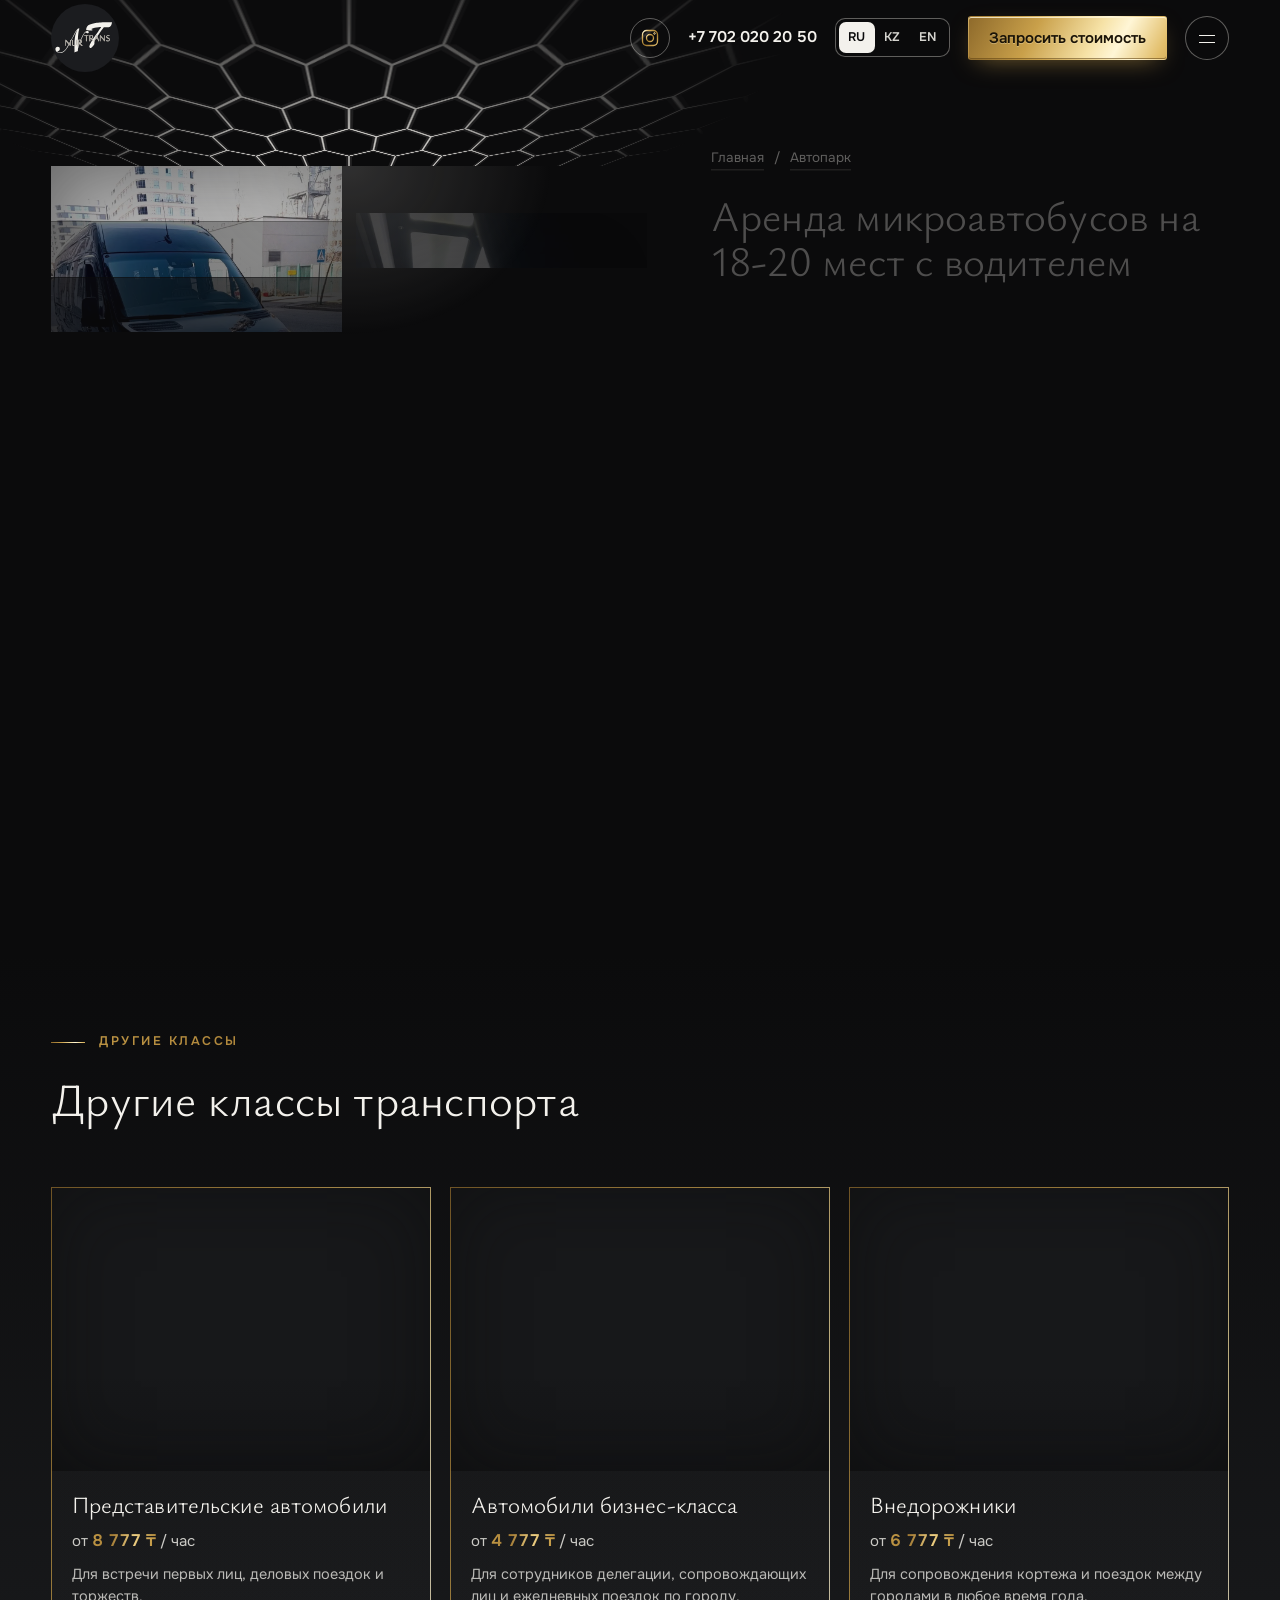
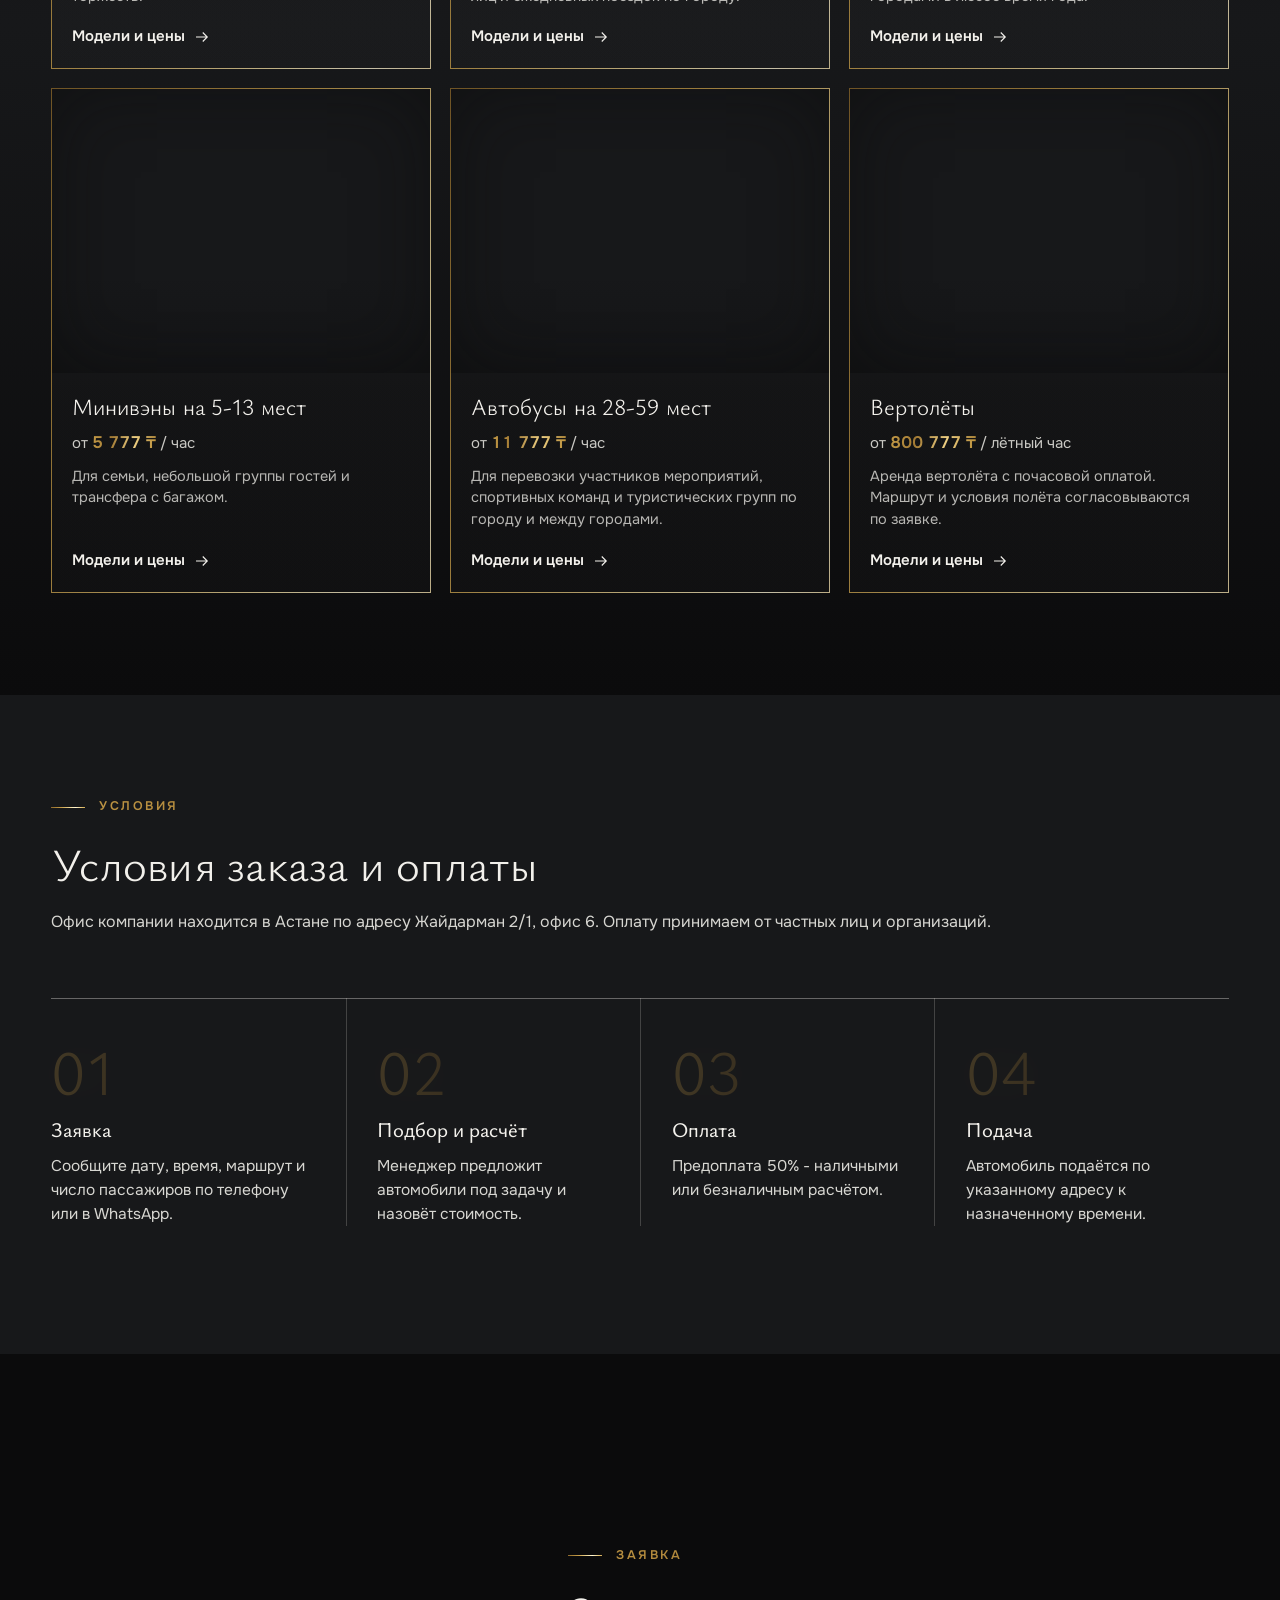
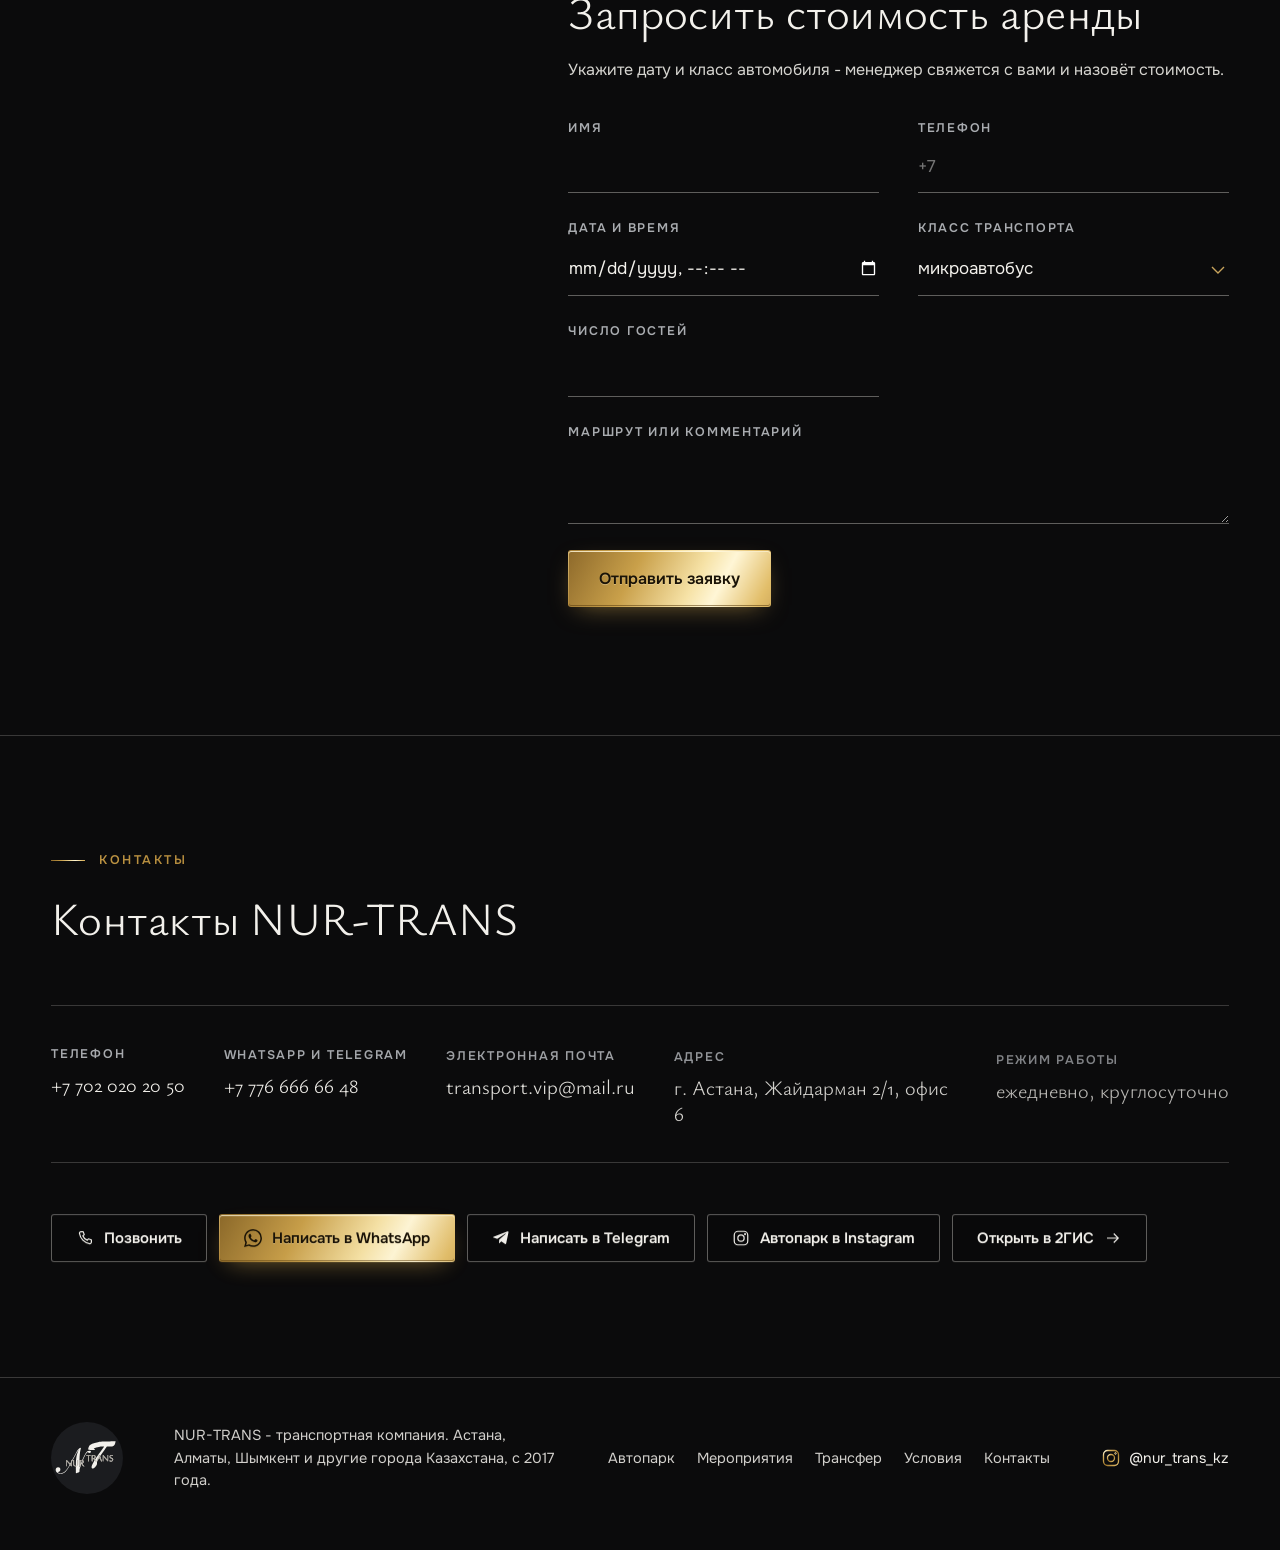
<file: mikroavtobusy/index.html>
<!doctype html>
<html lang="ru" data-page="mikroavtobusy">
<head>
<meta charset="utf-8">
<meta name="viewport" content="width=device-width, initial-scale=1, viewport-fit=cover">
<meta name="format-detection" content="telephone=no">
<title data-i18n="p.title">Аренда микроавтобусов на 18-20 мест с водителем - Астана, Алматы, Шымкент - NUR-TRANS</title>
<meta name="description" content="Аренда микроавтобусов на 18-20 мест с водителем: Mercedes-Benz Sprinter, Volkswagen Crafter. Цены за час. Астана, Алматы, Шымкент, межгород.">
<meta name="theme-color" content="#0B0B0C">
<link rel="canonical" href="https://nur-trans.com/mikroavtobusy/">
<meta property="og:type" content="website">
<meta property="og:locale" content="ru_RU">
<meta property="og:title" content="Аренда микроавтобусов на 18-20 мест с водителем - Астана, Алматы, Шымкент - NUR-TRANS">
<meta property="og:description" content="Аренда микроавтобусов на 18-20 мест с водителем: Mercedes-Benz Sprinter, Volkswagen Crafter. Цены за час. Астана, Алматы, Шымкент, межгород.">
<meta property="og:url" content="https://nur-trans.com/mikroavtobusy/">
<meta property="og:site_name" content="NUR-TRANS">
<meta property="og:image" content="https://nur-trans.com/assets/img/og-image.jpg">
<meta property="og:image:width" content="1200">
<meta property="og:image:height" content="630">
<meta name="twitter:card" content="summary_large_image">
<meta name="twitter:title" content="Аренда микроавтобусов на 18-20 мест с водителем - Астана, Алматы, Шымкент - NUR-TRANS">
<meta name="twitter:description" content="Аренда микроавтобусов на 18-20 мест с водителем: Mercedes-Benz Sprinter, Volkswagen Crafter. Цены за час. Астана, Алматы, Шымкент, межгород.">
<meta name="twitter:image" content="https://nur-trans.com/assets/img/og-image.jpg">
<link rel="icon" href="../favicon.ico" sizes="any">
<link rel="icon" type="image/png" sizes="32x32" href="../assets/img/favicon-32.png">
<link rel="icon" type="image/png" sizes="16x16" href="../assets/img/favicon-16.png">
<link rel="apple-touch-icon" href="../assets/img/apple-touch-icon.png">
<link rel="preload" as="image" href="../assets/photos/card-186.webp" fetchpriority="high">
<link rel="stylesheet" href="../styles.css?v=20261123-1">
<script type="application/ld+json">
{"@context": "https://schema.org", "@graph": [{"@type": "BreadcrumbList", "itemListElement": [{"@type": "ListItem", "position": 1, "name": "NUR-TRANS", "item": "https://nur-trans.com/"}, {"@type": "ListItem", "position": 2, "name": "Автопарк", "item": "https://nur-trans.com/#avtopark"}, {"@type": "ListItem", "position": 3, "name": "Микроавтобусы на 18-20 мест", "item": "https://nur-trans.com/mikroavtobusy/"}]}, {"@type": "Service", "name": "Аренда микроавтобусов на 18-20 мест с водителем", "url": "https://nur-trans.com/mikroavtobusy/", "serviceType": "Микроавтобусы на 18-20 мест", "provider": {"@id": "https://nur-trans.com/#org"}, "areaServed": ["Астана", "Алматы", "Шымкент", "Казахстан"]}]}
</script>
<script async src="https://www.googletagmanager.com/gtm.js?id=GTM-THR3546C"></script>
<script>
  window.dataLayer = window.dataLayer || [];
  function gtag(){dataLayer.push(arguments);}
  gtag('js', new Date());
  window.AW_CONV = {
    phone: 'AW-18591531734/GYgZCI-a-r0dENaFkaFF',
    contact: 'AW-18591531734/q_MeCNe--b0dENaFkaFF',
    form: 'AW-18591531734/TJP2CO2w-r0dENaFkaFF'
  };
  function gtag_report_conversion(url, sendTo) {
    gtag('event', 'conversion', {
      'send_to': sendTo || window.AW_CONV.phone,
      'value': 1.0,
      'currency': 'USD',
      'transport_type': 'beacon'
    });
    return false;
  }
</script>
<script src="https://lead-bot.sultan-askarov-kz.workers.dev/t.js" data-site="nurtrans" defer></script>
</head>
<body class="page-cls">
<svg width="0" height="0" style="position:absolute" aria-hidden="true" focusable="false"><defs><linearGradient id="g-gold" x1="0" y1="0" x2="1" y2="1" spreadMethod="reflect"><stop offset="0" stop-color="#A27A34"/><stop offset=".35" stop-color="#E2BE6A"/><stop offset=".5" stop-color="#FFF6D6"/><stop offset=".65" stop-color="#D9B25E"/><stop offset="1" stop-color="#9C7429"/><animateTransform attributeName="gradientTransform" type="translate" values="-1 -1;-1 -1;1 1;1 1" keyTimes="0;.25;.75;1" dur="5.5s" repeatCount="indefinite"/></linearGradient><linearGradient id="g-gold-h" gradientUnits="userSpaceOnUse" x1="0" y1="0" x2="600" y2="0"><stop offset="0" stop-color="#A27A34"/><stop offset=".45" stop-color="#E2BE6A"/><stop offset=".5" stop-color="#FFF6D6"/><stop offset=".55" stop-color="#E2BE6A"/><stop offset="1" stop-color="#A27A34"/></linearGradient></defs>
<symbol id="logo" viewBox="25 26 584 584"><circle cx="317" cy="318" r="292" fill="var(--logo-disc,#17181A)"/><path fill="var(--logo-mark,#F3F1EC)" fill-rule="evenodd" d="M111.7 445.8C123.5 444.0 132.9 439.1 142.5 429.7C155.0 417.4 162.6 406.6 176.2 381.8C179.0 376.6 179.8 375.3 180.4 375.3C180.5 375.3 182.7 377.6 185.2 380.3C189.8 385.4 190.7 386.1 192.2 385.4C193.0 385.0 193.0 385.0 193.1 367.5C193.2 351.9 193.2 350.0 193.7 349.5C194.0 349.1 197.1 343.7 200.5 337.3C203.9 331.0 209.0 321.6 211.8 316.5C214.6 311.4 219.7 302.0 223.2 295.7C234.0 275.8 246.7 254.9 249.8 252.0C250.9 251.0 250.7 251.4 248.6 255.5C239.9 272.5 232.7 295.6 230.5 313.5C229.9 319.1 229.1 326.3 228.8 329.0C228.7 330.2 228.3 334.8 227.8 339.3C227.1 346.8 227.0 348.9 227.0 363.9C227.0 383.5 227.3 382.2 223.6 381.9C216.5 381.4 213.5 378.7 212.7 372.3C212.5 370.9 212.3 362.1 212.3 352.6C212.3 343.1 212.2 335.2 212.1 334.9C211.9 334.1 206.6 334.1 206.0 334.8C205.2 335.8 205.7 372.4 206.6 375.1C209.0 382.3 213.8 385.4 222.8 385.9C224.7 386.0 226.4 386.2 226.5 386.4C226.6 386.6 226.7 398.8 226.7 413.6C226.6 445.0 226.3 442.3 230.1 440.9C233.3 439.7 247.3 434.4 251.8 432.7C256.3 430.9 255.9 432.0 256.3 419.7C256.6 409.1 257.3 406.5 265.5 382.7C265.8 381.8 267.0 378.4 268.2 375.0C270.9 367.1 271.8 364.9 272.5 365.1C272.8 365.1 274.5 367.8 276.4 371.2C283.7 384.4 285.2 385.8 291.9 385.8C297.5 385.7 299.3 383.9 295.1 382.5C291.2 381.1 287.5 377.0 282.6 368.6C279.4 363.2 279.4 363.1 282.1 361.6C289.1 357.5 292.0 348.7 288.7 341.5C287.9 339.7 285.3 336.7 284.6 336.7C283.0 336.7 283.5 335.3 290.4 319.8C300.6 297.1 308.5 283.0 315.6 274.7C319.9 269.8 321.3 269.6 326.3 273.1C335.8 279.9 349.7 276.9 349.7 268.0C349.7 257.7 330.8 255.1 320.0 263.9C309.4 272.4 297.1 292.7 282.3 326.2C280.6 330.0 279.1 333.3 278.9 333.5C278.8 333.7 275.5 333.8 270.9 333.9C260.9 333.9 258.7 334.1 258.3 335.2C257.6 337.1 257.9 383.7 258.7 385.1C259.3 386.3 259.3 386.3 258.7 388.6C257.9 391.5 257.0 393.7 256.7 393.7C256.0 393.7 255.7 335.9 256.3 323.3C257.2 306.4 257.4 303.0 257.7 299.7C257.9 297.7 258.3 292.4 258.7 287.8C259.9 273.2 263.1 255.7 267.5 239.9C268.7 235.6 268.1 234.3 265.0 234.3C259.9 234.4 251.0 241.4 243.8 251.1C237.0 260.0 236.9 260.3 215.7 300.0C200.0 329.3 194.8 339.0 194.3 339.7C193.5 340.9 193.0 340.2 193.0 337.5C193.0 334.7 192.7 334.3 190.8 334.3C188.7 334.3 188.7 334.3 188.7 342.4C188.7 350.8 189.0 349.5 184.4 357.5C179.9 365.3 181.5 365.6 171.7 354.8C151.8 333.0 152.8 334.0 151.3 334.0C150.6 334.0 150.0 334.1 149.9 334.3C149.8 334.4 149.7 345.9 149.7 359.7C149.6 387.4 149.4 385.3 151.9 385.3C154.2 385.3 154.1 386.1 154.0 365.5C153.8 343.7 153.3 345.2 158.9 351.3C169.6 362.9 176.2 370.5 176.3 371.0C176.3 371.4 174.4 375.2 171.6 380.1C169.0 384.7 165.9 390.4 164.6 392.7C153.1 413.1 137.9 430.4 126.0 436.6C110.8 444.5 91.1 443.6 79.6 434.5C76.7 432.2 76.8 432.0 81.7 431.3C93.8 429.7 101.0 422.4 101.0 411.6C101.0 399.2 94.2 392.4 82.2 392.7C70.7 393.0 62.1 402.9 62.8 415.3C63.9 436.6 85.1 449.9 111.7 445.8ZM367.5 403.3C375.0 400.5 390.2 384.7 395.5 374.0C397.8 369.5 398.1 367.6 398.1 358.0C398.2 349.5 398.2 349.5 399.1 347.0C401.1 341.7 408.7 327.5 409.6 327.2C409.9 327.1 413.2 326.9 417.0 326.8C425.7 326.5 424.6 325.6 428.2 336.2C431.4 345.7 431.4 345.7 434.6 345.7C438.7 345.7 438.7 345.8 435.8 337.9C427.9 316.2 423.7 304.3 423.7 303.9C423.7 303.3 437.0 283.5 445.5 271.5C449.6 265.8 456.3 256.3 460.5 250.3C476.0 228.5 478.1 225.6 478.9 225.1C479.6 224.7 480.9 224.6 489.9 225.0C504.8 225.5 515.8 225.4 519.5 224.8C531.1 222.8 538.6 217.0 543.3 206.4C545.6 201.0 549.4 185.3 548.8 183.1C548.5 181.8 548.0 181.8 522.2 182.7C517.0 182.8 508.3 183.1 502.8 183.3C491.8 183.7 474.3 184.2 453.4 184.7C434.3 185.1 425.0 186.2 406.0 190.2C367.2 198.3 343.6 207.6 337.0 217.3C331.6 225.3 325.9 241.8 327.0 246.5C327.5 248.9 330.2 250.7 334.8 251.8C344.7 254.1 369.8 253.4 380.5 250.6C383.8 249.8 383.3 249.2 376.9 246.0C370.0 242.5 369.9 242.4 376.0 239.2C386.3 233.8 397.9 230.3 412.7 228.2C427.5 226.1 431.0 225.6 433.8 225.3C447.1 224.0 455.1 223.7 455.5 224.3C456.0 225.1 443.9 243.1 429.1 263.6C403.1 299.4 393.1 313.7 385.0 326.6C381.6 332.1 381.6 332.1 378.9 327.6C376.5 323.4 376.5 323.3 378.9 321.9C390.7 315.3 389.7 298.6 377.2 294.8C374.7 294.0 357.4 293.9 356.1 294.6C355.3 295.0 355.3 295.0 355.3 319.8C355.3 334.5 355.5 344.7 355.7 345.0C355.9 345.3 356.7 345.5 358.4 345.6C362.5 345.8 362.3 346.3 362.3 334.5C362.3 323.0 362.0 323.9 366.4 324.1C369.5 324.2 369.5 324.2 373.4 331.2C375.6 335.0 377.3 338.4 377.3 338.6C377.3 338.9 375.8 341.8 373.9 345.1C361.0 367.8 354.8 381.9 354.1 390.2C353.5 398.3 361.0 405.7 367.5 403.3ZM186.1 370.6C183.7 368.1 183.7 368.1 185.3 365.1C188.5 359.3 188.7 359.4 188.7 366.7C188.7 373.2 188.6 373.3 186.1 370.6ZM265.2 366.1C264.8 365.7 265.0 364.8 265.5 364.4C266.1 363.8 266.5 364.4 266.2 365.5C266.0 366.3 265.6 366.5 265.2 366.1ZM265.7 359.7C264.7 358.7 264.6 339.0 265.6 338.0C267.5 336.2 277.2 337.3 276.6 339.3C275.9 341.5 268.3 359.8 267.9 360.0C267.2 360.5 266.4 360.4 265.7 359.7ZM274.7 358.6C274.7 356.9 280.5 343.2 281.2 343.2C283.7 343.2 282.8 354.8 280.1 357.4C278.2 359.3 274.7 360.0 274.7 358.6ZM517.5 345.5C527.4 342.9 532.5 332.5 528.0 323.8C526.3 320.3 523.6 318.4 516.5 315.3C507.5 311.5 505.7 309.9 505.7 305.5C505.7 299.0 511.7 296.9 522.0 299.8C525.6 300.9 525.8 300.8 526.5 298.0C527.3 294.9 527.0 294.7 520.7 294.0C508.3 292.6 500.2 298.0 500.2 307.7C500.2 315.0 502.8 317.8 513.4 322.4C523.0 326.5 525.2 329.5 523.3 336.3C521.8 341.9 512.4 342.8 503.7 338.3C500.7 336.8 500.4 336.9 499.2 339.7C498.3 342.2 498.4 342.7 500.3 343.6C504.9 346.0 512.4 346.8 517.5 345.5ZM331.7 345.3C332.3 345.0 332.3 344.4 332.3 322.6C332.3 310.2 332.4 299.8 332.5 299.4C332.8 298.3 334.5 298.0 340.2 298.0C347.4 298.0 348.8 297.5 347.7 295.1C347.3 294.3 347.3 294.3 329.2 294.3C309.2 294.3 310.0 294.3 310.0 296.3C310.0 297.8 310.5 297.9 317.8 298.1C323.1 298.2 324.5 298.4 324.9 298.8C325.3 299.2 325.4 302.1 325.4 321.6C325.3 333.8 325.4 344.1 325.5 344.5C326.0 345.6 330.1 346.2 331.7 345.3ZM449.4 344.9C449.6 344.7 449.7 336.2 449.6 326.1C449.6 305.3 449.5 305.9 451.8 308.3C453.4 310.1 466.7 324.8 475.1 334.2C485.5 345.7 486.8 346.8 488.3 345.3C488.8 344.7 488.8 295.3 488.3 294.7C488.0 294.5 487.3 294.3 486.5 294.3C484.2 294.3 484.3 293.3 484.3 313.7C484.3 331.5 484.3 332.3 483.7 332.3C483.4 332.3 481.4 330.4 478.9 327.8C476.6 325.2 469.0 316.8 461.9 309.0C448.8 294.6 447.7 293.6 446.2 294.3C445.1 294.8 444.8 344.6 445.9 345.3C446.7 345.8 449.0 345.5 449.4 344.9ZM412.6 323.1C412.0 322.6 412.5 321.6 415.4 316.8C419.4 310.3 419.3 310.3 421.6 316.7C424.0 323.6 424.3 323.1 418.0 323.3C415.1 323.3 412.7 323.2 412.6 323.1ZM362.7 319.9C362.0 319.2 362.2 298.5 362.9 298.0C364.7 296.4 374.0 297.9 376.5 300.1C381.3 304.2 380.6 316.4 375.5 318.7C372.3 320.1 363.8 321.0 362.7 319.9Z"/><path fill="var(--logo-word,#A9A49B)" fill-rule="evenodd" d="M229.5 386.0C234.6 384.6 234.3 384.8 234.3 382.8C234.3 380.9 234.3 380.9 230.4 381.2C228.3 381.3 226.2 381.5 225.9 381.7C225.4 382.0 222.0 381.7 219.7 381.1C217.1 380.5 214.8 378.3 213.5 375.2C212.9 373.5 212.8 373.0 212.7 354.2C212.7 341.0 212.5 334.7 212.3 334.4C211.7 333.8 206.5 333.8 205.9 334.5C205.1 335.3 205.1 367.9 205.8 372.3C206.9 379.3 210.0 383.2 215.8 385.1C219.0 386.1 226.9 386.6 229.5 386.0ZM295.3 384.2C295.3 382.4 295.3 382.3 294.2 381.9C291.4 380.7 286.9 375.4 282.7 368.3C279.6 362.9 279.6 363.6 282.8 361.6C285.9 359.5 287.3 358.1 288.8 355.0C290.3 351.8 290.4 343.9 288.9 341.0C287.6 338.6 283.9 335.0 282.7 335.0C282.2 335.0 281.4 334.7 281.0 334.4C279.9 333.6 259.5 333.5 258.6 334.3C257.8 334.9 257.7 384.6 258.4 385.3C258.7 385.5 259.9 385.7 261.9 385.7C265.0 385.7 265.0 385.7 265.2 384.8C265.3 384.2 265.5 383.5 265.7 383.1C266.1 382.0 266.1 378.7 265.7 378.7C265.5 378.7 265.3 377.1 265.3 374.5C265.3 372.1 265.5 370.3 265.7 370.2C266.1 369.9 266.1 366.3 265.6 366.3C265.4 366.3 265.3 365.9 265.4 365.4C265.5 364.3 269.5 363.6 270.2 364.5C270.4 364.8 271.0 365.0 271.6 365.0C272.5 365.0 272.7 365.2 274.7 368.8C283.7 385.0 284.6 385.9 291.9 386.0C295.3 386.0 295.3 386.0 295.3 384.2ZM153.9 366.3C154.0 356.0 154.1 347.4 154.3 347.2C154.4 347.1 158.5 351.3 163.4 356.7C175.3 369.8 176.0 370.7 176.2 371.8C176.3 372.3 176.6 372.7 176.9 372.7C177.8 372.7 178.7 373.7 178.7 374.7C178.7 375.5 178.8 375.7 179.6 375.7C180.3 375.7 181.0 376.3 183.1 378.6C189.3 385.5 189.2 385.3 191.2 385.3C192.2 385.3 193.0 385.2 193.1 385.0C193.4 384.6 193.4 335.6 193.2 334.9C193.0 334.4 192.6 334.3 190.7 334.4L188.5 334.5L188.3 342.8C188.2 347.4 188.3 355.7 188.4 361.3C188.6 368.7 188.6 371.5 188.3 371.8C187.7 372.4 184.3 368.5 184.3 367.3C184.3 366.5 184.2 366.3 183.4 366.3C182.2 366.3 181.7 365.8 181.7 364.6C181.7 363.9 181.5 363.7 180.8 363.6C180.1 363.4 176.3 359.5 166.5 348.7C153.2 334.0 153.2 334.0 151.3 334.1L149.5 334.2L149.4 359.3C149.4 373.2 149.4 384.7 149.5 384.9C149.6 385.2 150.3 385.3 151.7 385.3L153.8 385.2L153.9 366.3ZM241.8 379.2C245.5 375.0 245.7 373.7 245.7 352.5C245.7 332.3 246.0 334.0 242.4 334.0C238.3 334.0 238.7 332.1 238.6 353.6C238.6 371.3 238.6 372.3 237.9 374.5C236.5 379.4 236.7 380.7 238.8 380.7C240.5 380.7 240.7 380.6 241.8 379.2ZM265.8 359.6C265.1 358.9 265.2 338.9 265.8 338.2C267.4 336.7 276.3 337.5 276.3 339.1C276.3 339.5 276.7 339.7 277.5 339.7C278.9 339.7 280.0 340.6 280.0 341.9C280.0 342.6 280.2 342.9 280.8 343.2C283.6 344.4 282.5 355.4 279.4 357.6C277.0 359.3 266.9 360.8 265.8 359.6ZM390.8 346.1C393.1 345.8 393.2 342.9 390.9 341.8C388.0 340.4 382.7 334.2 382.7 332.1C382.7 331.2 382.5 331.0 382.0 331.0C381.4 331.0 381.0 330.5 378.4 326.1C376.9 323.6 377.0 323.6 380.2 321.5C385.7 317.9 388.0 312.4 387.1 305.4C386.3 299.5 383.2 296.2 377.0 294.5C374.0 293.6 357.0 293.7 355.8 294.5C355.0 295.0 355.0 295.0 355.0 319.7C355.0 336.1 355.1 344.6 355.3 345.0C355.6 345.6 356.1 345.7 358.5 345.7C362.7 345.7 362.3 346.8 362.3 335.3C362.3 323.5 362.2 324.0 366.0 324.0C367.9 324.0 368.4 324.1 369.1 324.8C370.5 326.1 377.0 338.1 377.0 339.5C377.0 340.5 377.1 340.7 377.8 340.7C378.2 340.7 378.9 341.2 379.7 342.3C382.2 345.6 385.7 346.8 390.8 346.1ZM519.1 345.4C522.4 344.2 524.0 343.0 524.0 341.8C524.0 340.7 524.1 340.7 525.1 340.7C529.0 340.7 531.2 329.8 528.5 324.1C526.9 320.5 523.2 317.7 516.8 315.2C508.2 311.8 505.8 309.5 506.1 305.1C506.6 299.1 506.4 299.5 509.6 299.1C513.7 298.7 516.5 298.8 519.3 299.5C525.8 301.0 526.8 300.7 526.6 296.7C526.5 294.1 526.6 294.1 518.8 293.8C510.7 293.5 506.7 294.6 506.7 297.2C506.7 298.7 506.7 298.7 504.9 298.7C501.7 298.7 499.8 302.0 499.9 307.8C499.9 315.3 502.7 318.3 513.7 322.9C522.2 326.4 524.4 329.2 523.3 334.7C523.1 335.9 522.8 337.4 522.8 338.1C522.6 339.2 522.5 339.3 521.4 339.4C520.7 339.5 519.3 339.9 518.3 340.3C514.9 341.6 510.9 341.1 505.5 338.8C500.5 336.7 499.0 337.2 499.0 341.3C499.0 343.3 499.0 343.3 500.3 344.0C504.9 346.3 514.5 347.0 519.1 345.4ZM332.3 345.3C332.6 345.0 332.7 339.4 332.7 322.1C332.7 299.3 332.7 299.3 333.4 298.9C334.0 298.5 335.9 298.3 340.8 298.1C347.4 297.9 347.4 297.9 347.3 296.0L347.2 294.2L329.5 294.1C308.7 294.0 310.3 293.8 310.3 296.2C310.3 297.2 310.4 298.0 310.6 298.0C310.7 298.1 313.9 298.2 317.6 298.3C323.8 298.5 324.4 298.6 324.9 299.1C325.3 299.7 325.3 303.4 325.3 322.3C325.3 339.4 325.4 345.0 325.7 345.3C326.0 345.5 327.2 345.7 329.0 345.7C330.8 345.7 332.0 345.5 332.3 345.3ZM400.7 344.1C401.1 343.2 401.3 341.9 401.3 340.6C401.3 339.1 401.7 337.6 403.0 333.9C405.6 326.8 405.0 327.5 409.2 327.2C415.4 326.8 423.8 327.0 424.4 327.4C425.0 327.9 425.9 330.1 428.8 338.9C431.2 346.0 430.9 345.7 434.7 345.7C437.7 345.7 437.7 345.7 437.7 343.9C437.7 342.7 437.3 341.2 436.7 339.4C436.1 338.0 434.1 332.4 432.2 327.0C430.2 321.6 427.6 314.3 426.3 310.8C424.7 306.4 424.0 304.0 424.0 302.9C424.0 301.8 423.9 301.4 423.4 301.3C423.1 301.2 422.6 300.4 422.3 299.6C419.9 293.2 420.3 293.8 418.3 293.7C414.0 293.5 412.1 295.3 412.0 299.6C412.0 301.3 412.0 301.3 413.8 301.3C415.4 301.3 415.6 301.4 416.0 302.2C416.9 304.2 418.7 309.7 418.7 310.5C418.7 311.0 418.9 311.6 419.2 311.9C420.6 313.3 423.2 322.3 422.5 322.9C421.7 323.4 408.1 323.2 407.5 322.7C407.4 322.5 407.6 321.4 408.1 320.0C408.6 318.7 409.0 317.3 409.0 317.0C409.0 316.6 409.1 316.3 409.3 316.3C409.5 316.3 409.8 315.7 409.9 315.0C410.0 314.3 410.2 313.7 410.4 313.7C410.5 313.7 410.8 313.1 410.9 312.3C411.0 311.6 411.2 311.0 411.4 311.0C411.5 311.0 411.7 310.6 411.7 310.2C411.7 309.7 411.8 309.3 412.0 309.3C412.2 309.3 412.3 309.0 412.3 308.5C412.3 308.0 412.5 307.7 412.7 307.7C412.8 307.7 413.0 306.8 413.0 305.8C413.0 304.0 413.0 304.0 411.2 304.0C409.4 304.0 409.3 304.0 409.3 304.8C409.3 305.3 409.2 305.7 409.0 305.7C408.8 305.7 408.7 306.0 408.7 306.5C408.7 307.0 408.5 307.3 408.3 307.3C408.2 307.3 408.0 307.7 408.0 308.2C408.0 308.6 407.9 309.0 407.7 309.0C407.5 309.0 407.2 309.6 407.1 310.3C407.0 311.1 406.8 311.7 406.6 311.7C406.5 311.7 406.3 312.2 406.1 312.9C406.0 313.6 405.8 314.2 405.7 314.3C405.4 314.5 404.5 316.7 401.5 324.2C400.4 327.1 398.9 330.7 398.3 332.2C393.0 345.4 393.0 345.7 397.2 345.7C400.0 345.7 400.0 345.7 400.7 344.1ZM449.7 344.9C450.0 344.4 450.1 339.7 449.9 325.9C449.8 315.9 449.8 307.6 450.0 307.5C450.3 307.3 450.7 307.6 455.8 313.3C467.3 326.1 469.3 328.3 471.3 330.5C472.5 331.8 476.0 335.7 479.1 339.1C484.8 345.4 484.8 345.4 486.8 345.3L488.8 345.2L488.9 320.5C489.0 291.8 489.2 294.3 486.7 294.3C483.7 294.3 483.9 292.9 484.0 313.6C484.1 323.7 484.0 332.1 483.9 332.2C483.7 332.4 481.1 329.6 464.2 311.0C448.1 293.2 449.2 294.3 447.0 294.4L445.2 294.5L445.1 319.6C445.0 337.9 445.1 344.9 445.4 345.2C446.0 346.0 449.2 345.8 449.7 344.9ZM363.4 320.0C362.4 319.6 362.3 318.6 362.4 308.1C362.5 296.6 362.1 297.5 367.7 297.8C376.5 298.1 380.3 302.4 379.3 311.1C378.8 315.0 377.6 317.3 375.3 318.5C373.2 319.6 365.0 320.6 363.4 320.0Z"/></symbol>
<symbol id="ic-wa" viewBox="0 0 24 24"><path fill="currentColor" d="M17.472 14.382c-.297-.149-1.758-.867-2.03-.967-.273-.099-.471-.148-.67.15-.197.297-.767.966-.94 1.164-.173.199-.347.223-.644.075-.297-.15-1.255-.463-2.39-1.475-.883-.788-1.48-1.761-1.653-2.059-.173-.297-.018-.458.13-.606.134-.133.298-.347.446-.52.149-.174.198-.298.298-.497.099-.198.05-.371-.025-.52-.075-.149-.669-1.612-.916-2.207-.242-.579-.487-.5-.669-.51-.173-.008-.371-.01-.57-.01-.198 0-.52.074-.792.372-.272.297-1.04 1.016-1.04 2.479 0 1.462 1.065 2.875 1.213 3.074.149.198 2.096 3.2 5.077 4.487.709.306 1.262.489 1.694.625.712.227 1.36.195 1.871.118.571-.085 1.758-.719 2.006-1.413.248-.694.248-1.289.173-1.413-.074-.124-.272-.198-.57-.347m-5.421 7.403h-.004a9.87 9.87 0 0 1-5.031-1.378l-.361-.214-3.741.982.998-3.648-.235-.374a9.86 9.86 0 0 1-1.51-5.26c.001-5.45 4.436-9.884 9.888-9.884 2.64 0 5.122 1.03 6.988 2.898a9.825 9.825 0 0 1 2.893 6.994c-.003 5.45-4.437 9.884-9.885 9.884m8.413-18.297A11.815 11.815 0 0 0 12.05 0C5.495 0 .16 5.335.157 11.892c0 2.096.547 4.142 1.588 5.945L.057 24l6.305-1.654a11.882 11.882 0 0 0 5.683 1.448h.005c6.554 0 11.89-5.335 11.893-11.893a11.821 11.821 0 0 0-3.48-8.413Z"/></symbol>
<symbol id="ic-ig" viewBox="0 0 24 24"><g fill="none" stroke-width="1.6"><rect x="3" y="3" width="18" height="18" rx="5"/><circle cx="12" cy="12" r="4.2"/><circle cx="17.4" cy="6.6" r=".6" fill="currentColor"/></g></symbol>
<symbol id="ic-tg" viewBox="0 0 24 24"><path fill="currentColor" d="M21.9 4.6 18.9 19c-.23 1-.84 1.26-1.7.78l-4.7-3.47-2.27 2.18c-.25.25-.46.46-.95.46l.34-4.8 8.74-7.9c.38-.34-.08-.53-.59-.19L6.97 12.86 2.3 11.4c-1.01-.32-1.03-1.01.21-1.5L20.6 2.93c.84-.31 1.58.2 1.3 1.67Z"/></symbol>
<symbol id="ic-tel" viewBox="0 0 24 24"><path fill="none" stroke="currentColor" stroke-width="1.6" stroke-linejoin="round" d="M6.6 3.5h3l1.4 4-1.9 1.4a11 11 0 0 0 6 6l1.4-1.9 4 1.4v3a2 2 0 0 1-2.2 2A16.5 16.5 0 0 1 4.6 5.700a2 2 0 0 1 2-2.2Z"/></symbol>
<symbol id="ic-arrow" viewBox="0 0 24 24"><path fill="none" stroke="currentColor" stroke-width="1.5" d="M4 12h15m-6-6 6 6-6 6"/></symbol>
<symbol id="ic-hex" viewBox="0 0 24 24"><path fill="none" stroke-width="1.4" d="M12 2.5 20.2 7.200v9.600L12 21.500 3.800 16.800V7.200Z"/></symbol>
</svg>

<header class="hdr" id="hdr">
  <div class="hdr__in">
    <a class="logo" href="../" aria-label="NUR-TRANS"><svg width="68" height="68"><use href="#logo"/></svg></a>
    <nav class="nav" aria-label="Основное меню">
      <a href="../#avtopark" data-i18n="nav.park">Автопарк</a>
      <a href="../#meropriyatiya" data-i18n="nav.events">Мероприятия</a>
      <a href="../#transfer" data-i18n="nav.transfer">Трансфер</a>
      <a href="../#usloviya" data-i18n="nav.terms">Условия</a>
      <a href="../#otzyvy" data-i18n="nav.reviews">Отзывы</a>
      <a href="../#kontakty" data-i18n="nav.contacts">Контакты</a>
    </nav>
    <div class="hdr__right">
      <a class="hdr__ig" href="https://www.instagram.com/nur_trans_kz/" target="_blank" rel="noopener" aria-label="Instagram"><svg width="20" height="20"><use href="#ic-ig"/></svg></a>
      <a class="hdr__tel" href="tel:+77020202050">+7 702 020 20 50</a>
      <div class="lang" role="group" aria-label="Язык">
        <button type="button" data-lang="ru" aria-pressed="true">RU</button>
        <button type="button" data-lang="kk" aria-pressed="false">KZ</button>
        <button type="button" data-lang="en" aria-pressed="false">EN</button>
      </div>
      <a class="btn btn--gold hdr__cta" href="https://wa.me/77766666648?text=%D0%97%D0%B4%D1%80%D0%B0%D0%B2%D1%81%D1%82%D0%B2%D1%83%D0%B9%D1%82%D0%B5%21%20%D0%98%D0%BD%D1%82%D0%B5%D1%80%D0%B5%D1%81%D1%83%D0%B5%D1%82%20%D0%B0%D1%80%D0%B5%D0%BD%D0%B4%D0%B0%20%D0%B0%D0%B2%D1%82%D0%BE%D0%BC%D0%BE%D0%B1%D0%B8%D0%BB%D1%8F.%20%D0%94%D0%B0%D1%82%D0%B0%3A%20%2C%20%D0%B2%D1%80%D0%B5%D0%BC%D1%8F%3A%20%2C%20%D0%BC%D0%B0%D1%80%D1%88%D1%80%D1%83%D1%82%3A" data-wa="wa.common" data-wa-text="Здравствуйте! Интересует аренда автомобиля. Дата: , время: , маршрут:" target="_blank" rel="noopener" data-i18n="cta.price">Запросить стоимость</a>
      <button class="burger" type="button" aria-label="Меню" aria-expanded="false" aria-controls="menu"><i></i><i></i></button>
    </div>
  </div>
</header>

<div class="menu" id="menu" hidden>
  <nav class="menu__nav">
    <a href="../#avtopark" data-i18n="nav.park">Автопарк</a>
    <a href="../#meropriyatiya" data-i18n="nav.events">Мероприятия</a>
    <a href="../#transfer" data-i18n="nav.transfer">Трансфер</a>
    <a href="../#usloviya" data-i18n="nav.terms">Условия</a>
    <a href="../#otzyvy" data-i18n="nav.reviews">Отзывы</a>
    <a href="../#kontakty" data-i18n="nav.contacts">Контакты</a>
  </nav>
  <div class="menu__act">
    <a class="btn btn--line" href="tel:+77020202050"><svg width="18" height="18"><use href="#ic-tel"/></svg><span data-i18n="cta.call">Позвонить</span></a>
    <a class="btn btn--gold" href="https://wa.me/77766666648?text=%D0%97%D0%B4%D1%80%D0%B0%D0%B2%D1%81%D1%82%D0%B2%D1%83%D0%B9%D1%82%D0%B5%21%20%D0%98%D0%BD%D1%82%D0%B5%D1%80%D0%B5%D1%81%D1%83%D0%B5%D1%82%20%D0%B0%D1%80%D0%B5%D0%BD%D0%B4%D0%B0%20%D0%B0%D0%B2%D1%82%D0%BE%D0%BC%D0%BE%D0%B1%D0%B8%D0%BB%D1%8F.%20%D0%94%D0%B0%D1%82%D0%B0%3A%20%2C%20%D0%B2%D1%80%D0%B5%D0%BC%D1%8F%3A%20%2C%20%D0%BC%D0%B0%D1%80%D1%88%D1%80%D1%83%D1%82%3A" data-wa="wa.common" data-wa-text="Здравствуйте! Интересует аренда автомобиля. Дата: , время: , маршрут:" target="_blank" rel="noopener"><svg width="18" height="18"><use href="#ic-wa"/></svg><span>WhatsApp</span></a>
    <a class="btn btn--line" href="https://www.instagram.com/nur_trans_kz/" target="_blank" rel="noopener"><svg width="18" height="18"><use href="#ic-ig"/></svg><span data-i18n="ig.park">Автопарк в Instagram</span></a>
  </div>
</div>

<main>
<section class="bay bay--page" id="mikroavtobusy">
  <div class="wrap bay__in">
    <div class="bay__info ph__head">
      <nav class="crumbs" aria-label="Навигация"><a href="../" data-i18n="p.home">Главная</a><span aria-hidden="true">/</span><a href="../#avtopark" data-i18n="nav.park">Автопарк</a></nav>
      <h1 class="display" data-i18n="p.h1">Аренда микроавтобусов на 18-20 мест с водителем</h1>
      <p class="lead" data-i18n="p.lead">Mercedes-Benz Sprinter и Volkswagen Crafter для делегаций, групп участников форума и гостей торжества - по городу и между городами Казахстана.</p>
    </div>
    <div class="bay__media bay__media--duo"><div class="lamp" aria-hidden="true"></div><figure class="frame"><img src="../assets/photos/card-186.webp" width="963" height="1280" decoding="async" fetchpriority="high" alt="Микроавтобус из парка NUR-TRANS"></figure><figure class="frame"><img src="../assets/photos/plate-184.webp" width="960" height="1280" loading="lazy" decoding="async" alt="Салон микроавтобуса со столами и подсветкой"></figure></div>
    <div class="bay__info ph__list">
      <h2 class="ph__sub" data-i18n="p.models">Модели и цены</h2>
      <ul class="models models--price models--order"><li><span class="mdl"><span>Mercedes-Benz Sprinter 2023</span></span><span class="pr">22&nbsp;777&nbsp;₸</span><a class="mord" href="https://wa.me/77766666648?text=%D0%97%D0%B4%D1%80%D0%B0%D0%B2%D1%81%D1%82%D0%B2%D1%83%D0%B9%D1%82%D0%B5%21%20%D0%98%D0%BD%D1%82%D0%B5%D1%80%D0%B5%D1%81%D1%83%D0%B5%D1%82%20%D0%B0%D1%80%D0%B5%D0%BD%D0%B4%D0%B0%3A%20Mercedes-Benz%20Sprinter%202023.%20%D0%94%D0%B0%D1%82%D0%B0%3A%20%2C%20%D0%B2%D1%80%D0%B5%D0%BC%D1%8F%3A%20%2C%20%D0%BC%D0%B0%D1%80%D1%88%D1%80%D1%83%D1%82%3A" data-wa="wa.model" data-wa-text="Здравствуйте! Интересует аренда: Mercedes-Benz Sprinter 2023. Дата: , время: , маршрут:" target="_blank" rel="noopener" data-wa-model="Mercedes-Benz Sprinter 2023" aria-label="Заказать Mercedes-Benz Sprinter 2023 в WhatsApp"><svg width="18" height="18"><use href="#ic-wa"/></svg></a></li><li><span class="mdl"><span>Mercedes-Benz Sprinter Lux</span></span><span class="pr">13&nbsp;777&nbsp;₸</span><a class="mord" href="https://wa.me/77766666648?text=%D0%97%D0%B4%D1%80%D0%B0%D0%B2%D1%81%D1%82%D0%B2%D1%83%D0%B9%D1%82%D0%B5%21%20%D0%98%D0%BD%D1%82%D0%B5%D1%80%D0%B5%D1%81%D1%83%D0%B5%D1%82%20%D0%B0%D1%80%D0%B5%D0%BD%D0%B4%D0%B0%3A%20Mercedes-Benz%20Sprinter%20Lux.%20%D0%94%D0%B0%D1%82%D0%B0%3A%20%2C%20%D0%B2%D1%80%D0%B5%D0%BC%D1%8F%3A%20%2C%20%D0%BC%D0%B0%D1%80%D1%88%D1%80%D1%83%D1%82%3A" data-wa="wa.model" data-wa-text="Здравствуйте! Интересует аренда: Mercedes-Benz Sprinter Lux. Дата: , время: , маршрут:" target="_blank" rel="noopener" data-wa-model="Mercedes-Benz Sprinter Lux" aria-label="Заказать Mercedes-Benz Sprinter Lux в WhatsApp"><svg width="18" height="18"><use href="#ic-wa"/></svg></a></li><li><span class="mdl"><span>Mercedes-Benz Sprinter</span></span><span class="pr">11&nbsp;777&nbsp;₸</span><a class="mord" href="https://wa.me/77766666648?text=%D0%97%D0%B4%D1%80%D0%B0%D0%B2%D1%81%D1%82%D0%B2%D1%83%D0%B9%D1%82%D0%B5%21%20%D0%98%D0%BD%D1%82%D0%B5%D1%80%D0%B5%D1%81%D1%83%D0%B5%D1%82%20%D0%B0%D1%80%D0%B5%D0%BD%D0%B4%D0%B0%3A%20Mercedes-Benz%20Sprinter.%20%D0%94%D0%B0%D1%82%D0%B0%3A%20%2C%20%D0%B2%D1%80%D0%B5%D0%BC%D1%8F%3A%20%2C%20%D0%BC%D0%B0%D1%80%D1%88%D1%80%D1%83%D1%82%3A" data-wa="wa.model" data-wa-text="Здравствуйте! Интересует аренда: Mercedes-Benz Sprinter. Дата: , время: , маршрут:" target="_blank" rel="noopener" data-wa-model="Mercedes-Benz Sprinter" aria-label="Заказать Mercedes-Benz Sprinter в WhatsApp"><svg width="18" height="18"><use href="#ic-wa"/></svg></a></li><li><span class="mdl"><span>Volkswagen Crafter</span></span><span class="pr">10&nbsp;777&nbsp;₸</span><a class="mord" href="https://wa.me/77766666648?text=%D0%97%D0%B4%D1%80%D0%B0%D0%B2%D1%81%D1%82%D0%B2%D1%83%D0%B9%D1%82%D0%B5%21%20%D0%98%D0%BD%D1%82%D0%B5%D1%80%D0%B5%D1%81%D1%83%D0%B5%D1%82%20%D0%B0%D1%80%D0%B5%D0%BD%D0%B4%D0%B0%3A%20Volkswagen%20Crafter.%20%D0%94%D0%B0%D1%82%D0%B0%3A%20%2C%20%D0%B2%D1%80%D0%B5%D0%BC%D1%8F%3A%20%2C%20%D0%BC%D0%B0%D1%80%D1%88%D1%80%D1%83%D1%82%3A" data-wa="wa.model" data-wa-text="Здравствуйте! Интересует аренда: Volkswagen Crafter. Дата: , время: , маршрут:" target="_blank" rel="noopener" data-wa-model="Volkswagen Crafter" aria-label="Заказать Volkswagen Crafter в WhatsApp"><svg width="18" height="18"><use href="#ic-wa"/></svg></a></li><li><span class="mdl"><span>Volkswagen Transporter</span></span><span class="pr pr--req" data-i18n="price.req">по запросу</span><a class="mord" href="https://wa.me/77766666648?text=%D0%97%D0%B4%D1%80%D0%B0%D0%B2%D1%81%D1%82%D0%B2%D1%83%D0%B9%D1%82%D0%B5%21%20%D0%98%D0%BD%D1%82%D0%B5%D1%80%D0%B5%D1%81%D1%83%D0%B5%D1%82%20%D0%B0%D1%80%D0%B5%D0%BD%D0%B4%D0%B0%3A%20Volkswagen%20Transporter.%20%D0%94%D0%B0%D1%82%D0%B0%3A%20%2C%20%D0%B2%D1%80%D0%B5%D0%BC%D1%8F%3A%20%2C%20%D0%BC%D0%B0%D1%80%D1%88%D1%80%D1%83%D1%82%3A" data-wa="wa.model" data-wa-text="Здравствуйте! Интересует аренда: Volkswagen Transporter. Дата: , время: , маршрут:" target="_blank" rel="noopener" data-wa-model="Volkswagen Transporter" aria-label="Заказать Volkswagen Transporter в WhatsApp"><svg width="18" height="18"><use href="#ic-wa"/></svg></a></li></ul>
      <p class="price-note" data-i18n="price.note">Цена за 1 час аренды с водителем. Итоговую стоимость менеджер подтверждает при заказе.</p>
      <div class="bay__act">
        <a class="btn btn--gold btn--lg" href="https://wa.me/77766666648?text=%D0%97%D0%B4%D1%80%D0%B0%D0%B2%D1%81%D1%82%D0%B2%D1%83%D0%B9%D1%82%D0%B5%21%20%D0%98%D0%BD%D1%82%D0%B5%D1%80%D0%B5%D1%81%D1%83%D0%B5%D1%82%20%D0%B0%D1%80%D0%B5%D0%BD%D0%B4%D0%B0%3A%20%D0%BC%D0%B8%D0%BA%D1%80%D0%BE%D0%B0%D0%B2%D1%82%D0%BE%D0%B1%D1%83%D1%81.%20%D0%A7%D0%B8%D1%81%D0%BB%D0%BE%20%D0%BF%D0%B0%D1%81%D1%81%D0%B0%D0%B6%D0%B8%D1%80%D0%BE%D0%B2%3A%20.%20%D0%94%D0%B0%D1%82%D0%B0%3A%20%2C%20%D0%B2%D1%80%D0%B5%D0%BC%D1%8F%3A%20%2C%20%D0%BC%D0%B0%D1%80%D1%88%D1%80%D1%83%D1%82%3A" data-wa="wa.c5" data-wa-text="Здравствуйте! Интересует аренда: микроавтобус. Число пассажиров: . Дата: , время: , маршрут:" target="_blank" rel="noopener"><svg width="18" height="18"><use href="#ic-wa"/></svg><span data-i18n="cta.price">Запросить стоимость</span></a>
        <a class="tlink" href="tel:+77020202050" data-i18n="cta.call">Позвонить</a>
      </div>
    </div>
  </div>
</section>

<section class="others">
  <div class="wrap">
    <div class="shead">
      <p class="kicker" data-i18n="p.other">Другие классы</p>
      <h2 class="display" data-i18n="p.otherh">Другие классы транспорта</h2>
    </div>
    <div class="classes classes--others">
      <a class="cls lit" href="../predstavitelskie/"><figure class="frame"><img src="../assets/photos/plate-10.webp" width="1280" height="1049" loading="lazy" decoding="async" alt="Представительские автомобили NUR-TRANS"></figure><span class="cls__b"><span class="cls__h display" data-i18n="c1.h">Представительские автомобили</span><span class="cls__pr"><span data-i18n="cls.from">от</span> <b class="gtx">8&nbsp;777&nbsp;₸</b> <span data-i18n="cls.hour">/ час</span></span><span class="cls__t" data-i18n="c1.t">Для встречи первых лиц, деловых поездок и торжеств.</span><span class="cls__more"><span data-i18n="cls.more">Модели и цены</span><svg width="18" height="18"><use href="#ic-arrow"/></svg></span></span></a>
      <a class="cls lit" href="../biznes-klass/"><figure class="frame"><img src="../assets/photos/card-47.webp" width="940" height="700" loading="lazy" decoding="async" alt="Автомобили бизнес-класса NUR-TRANS"></figure><span class="cls__b"><span class="cls__h display" data-i18n="c2.h">Автомобили бизнес-класса</span><span class="cls__pr"><span data-i18n="cls.from">от</span> <b class="gtx">4&nbsp;777&nbsp;₸</b> <span data-i18n="cls.hour">/ час</span></span><span class="cls__t" data-i18n="c2.t">Для сотрудников делегации, сопровождающих лиц и ежедневных поездок по городу.</span><span class="cls__more"><span data-i18n="cls.more">Модели и цены</span><svg width="18" height="18"><use href="#ic-arrow"/></svg></span></span></a>
      <a class="cls lit" href="../vnedorozhniki/"><figure class="frame"><img src="../assets/photos/card-80.webp" width="1200" height="900" loading="lazy" decoding="async" alt="Внедорожники NUR-TRANS"></figure><span class="cls__b"><span class="cls__h display" data-i18n="c3.h">Внедорожники</span><span class="cls__pr"><span data-i18n="cls.from">от</span> <b class="gtx">6&nbsp;777&nbsp;₸</b> <span data-i18n="cls.hour">/ час</span></span><span class="cls__t" data-i18n="c3.t">Для сопровождения кортежа и поездок между городами в любое время года.</span><span class="cls__more"><span data-i18n="cls.more">Модели и цены</span><svg width="18" height="18"><use href="#ic-arrow"/></svg></span></span></a>
      <a class="cls lit" href="../miniveny/"><figure class="frame"><img src="../assets/photos/card-136.webp" width="854" height="1280" loading="lazy" decoding="async" alt="Минивэны на 5-13 мест NUR-TRANS"></figure><span class="cls__b"><span class="cls__h display" data-i18n="c4.h">Минивэны на 5-13 мест</span><span class="cls__pr"><span data-i18n="cls.from">от</span> <b class="gtx">5&nbsp;777&nbsp;₸</b> <span data-i18n="cls.hour">/ час</span></span><span class="cls__t" data-i18n="c4.t">Для семьи, небольшой группы гостей и трансфера с багажом.</span><span class="cls__more"><span data-i18n="cls.more">Модели и цены</span><svg width="18" height="18"><use href="#ic-arrow"/></svg></span></span></a>
      <a class="cls lit" href="../avtobusy/"><figure class="frame"><img src="../assets/photos/bus-tourismo.webp" width="1200" height="800" loading="lazy" decoding="async" alt="Автобусы на 28-59 мест NUR-TRANS"></figure><span class="cls__b"><span class="cls__h display" data-i18n="c6.h">Автобусы на 28-59 мест</span><span class="cls__pr"><span data-i18n="cls.from">от</span> <b class="gtx">11&nbsp;777&nbsp;₸</b> <span data-i18n="cls.hour">/ час</span></span><span class="cls__t" data-i18n="c6.t">Для перевозки участников мероприятий, спортивных команд и туристических групп по городу и между городами.</span><span class="cls__more"><span data-i18n="cls.more">Модели и цены</span><svg width="18" height="18"><use href="#ic-arrow"/></svg></span></span></a>
      <a class="cls lit" href="../vertolet/"><figure class="frame"><img src="../assets/photos/heli-r44.webp" width="1280" height="960" loading="lazy" decoding="async" alt="Вертолёты NUR-TRANS"></figure><span class="cls__b"><span class="cls__h display" data-i18n="c7.h">Вертолёты</span><span class="cls__pr"><span data-i18n="cls.from">от</span> <b class="gtx">800&nbsp;777&nbsp;₸</b> <span data-i18n="cls.fhour">/ лётный час</span></span><span class="cls__t" data-i18n="c7.t">Аренда вертолёта с почасовой оплатой. Маршрут и условия полёта согласовываются по заявке.</span><span class="cls__more"><span data-i18n="cls.more">Модели и цены</span><svg width="18" height="18"><use href="#ic-arrow"/></svg></span></span></a>
    </div>
  </div>
</section>

<!-- Условия -->
<section class="terms" id="usloviya">
  <div class="wrap">
    <div class="shead">
      <p class="kicker" data-i18n="tm.kicker">Условия</p>
      <h2 class="display" data-i18n="tm.h2">Условия заказа и оплаты</h2>
      <p class="lead" data-i18n="tm.lead">Офис компании находится в Астане по адресу Жайдарман 2/1, офис 6. Оплату принимаем от частных лиц и организаций.</p>
    </div>
    <div class="steps__rail" aria-hidden="true"><i></i></div>
    <ol class="steps">
      <li class="step"><span class="step__n display">01</span><h3 data-i18n="tm.s1">Заявка</h3><p data-i18n="tm.s1t">Сообщите дату, время, маршрут и число пассажиров по телефону или в WhatsApp.</p></li>
      <li class="step"><span class="step__n display">02</span><h3 data-i18n="tm.s2">Подбор и расчёт</h3><p data-i18n="tm.s2t">Менеджер предложит автомобили под задачу и назовёт стоимость.</p></li>
      <li class="step"><span class="step__n display">03</span><h3 data-i18n="tm.s3">Оплата</h3><p data-i18n="tm.s3t">Предоплата 50% - наличными или безналичным расчётом.</p></li>
      <li class="step"><span class="step__n display">04</span><h3 data-i18n="tm.s4">Подача</h3><p data-i18n="tm.s4t">Автомобиль подаётся по указанному адресу к назначенному времени.</p></li>
    </ol>
  </div>
</section>

<!-- Заявка -->
<section class="req" id="zayavka">
  <div class="wrap req__in">
    <div class="req__side">
      <div class="lamp" aria-hidden="true"></div>
      <figure class="frame"><img src="../assets/photos/card-20.webp" width="1080" height="715" style="object-position:32% 50%" loading="lazy" decoding="async" alt="Mercedes-Benz S-Class из парка NUR-TRANS в Астане"></figure>
    </div>
    <div class="req__main">
      <p class="kicker" data-i18n="rq.kicker">Заявка</p>
      <h2 class="display" data-i18n="rq.h2">Запросить стоимость аренды</h2>
      <p class="lead" data-i18n="rq.lead">Укажите дату и класс автомобиля - менеджер свяжется с вами и назовёт стоимость.</p>
      <form class="form" id="lead-form" novalidate data-wa-tpl="Здравствуйте! Заявка с сайта. Имя: {name}. Интересует аренда: {cls}. Число гостей: {guests}. Дата и время: {dt}. Маршрут: {route}">
        <label class="fld"><span data-i18n="rq.name">Имя</span><input type="text" name="name" autocomplete="name"></label>
        <label class="fld"><span data-i18n="rq.phone">Телефон</span><input type="tel" name="phone" id="phone" autocomplete="tel" inputmode="tel" required placeholder="+7"></label>
        <label class="fld"><span data-i18n="rq.dt">Дата и время</span><input type="datetime-local" name="datetime"></label>
        <label class="fld"><span data-i18n="rq.cls">Класс транспорта</span>
          <select name="class">
            <option value="k1" data-i18n="rq.o1">представительский автомобиль</option>
            <option value="k2" data-i18n="rq.o2">бизнес-класс</option>
            <option value="k3" data-i18n="rq.o3">внедорожник</option>
            <option value="k4" data-i18n="rq.o4">минивэн</option>
            <option value="k5" selected data-i18n="rq.o5">микроавтобус</option>
            <option value="k6" data-i18n="rq.o6">автобус</option>
            <option value="k7" data-i18n="rq.o7">вертолёт</option>
          </select>
        </label>
        <label class="fld"><span data-i18n="rq.guests">Число гостей</span><input type="number" name="guests" min="1" max="999" inputmode="numeric"></label>
        <label class="fld fld--wide"><span data-i18n="rq.route">Маршрут или комментарий</span><textarea name="route" rows="2"></textarea></label>
        <button class="btn btn--gold btn--lg" type="submit"><span data-i18n="rq.send">Отправить заявку</span></button>
        <p class="form__ok" role="status" hidden data-i18n="rq.ok">Откроется WhatsApp с текстом заявки - отправьте сообщение, менеджер ответит.</p>
      </form>
    </div>
  </div>
</section>

<!-- Контакты -->
<section class="contacts" id="kontakty">
  <div class="wrap">
    <div class="shead">
      <p class="kicker" data-i18n="ct.kicker">Контакты</p>
      <h2 class="display" data-i18n="ct.h2">Контакты NUR-TRANS</h2>
    </div>
    <dl class="cts">
      <div class="lit"><dt data-i18n="ct.tel">Телефон</dt><dd><a href="tel:+77020202050">+7 702 020 20 50</a></dd></div>
      <div class="lit"><dt data-i18n="ct.wa">WhatsApp и Telegram</dt><dd><a href="https://wa.me/77766666648?text=%D0%97%D0%B4%D1%80%D0%B0%D0%B2%D1%81%D1%82%D0%B2%D1%83%D0%B9%D1%82%D0%B5%21%20%D0%98%D0%BD%D1%82%D0%B5%D1%80%D0%B5%D1%81%D1%83%D0%B5%D1%82%20%D0%B0%D1%80%D0%B5%D0%BD%D0%B4%D0%B0%20%D0%B0%D0%B2%D1%82%D0%BE%D0%BC%D0%BE%D0%B1%D0%B8%D0%BB%D1%8F.%20%D0%94%D0%B0%D1%82%D0%B0%3A%20%2C%20%D0%B2%D1%80%D0%B5%D0%BC%D1%8F%3A%20%2C%20%D0%BC%D0%B0%D1%80%D1%88%D1%80%D1%83%D1%82%3A" data-wa="wa.common" data-wa-text="Здравствуйте! Интересует аренда автомобиля. Дата: , время: , маршрут:" target="_blank" rel="noopener">+7 776 666 66 48</a></dd></div>
      <div class="lit"><dt data-i18n="ct.mail">Электронная почта</dt><dd><a href="mailto:transport.vip@mail.ru">transport.vip@mail.ru</a></dd></div>
      <div class="lit"><dt data-i18n="ct.addr">Адрес</dt><dd data-i18n="ct.addrv">г. Астана, Жайдарман 2/1, офис 6</dd></div>
      <div class="lit"><dt data-i18n="ct.hours">Режим работы</dt><dd data-i18n="ct.hoursv">ежедневно, круглосуточно</dd></div>
    </dl>
    <div class="cts__btns">
      <a class="btn btn--line" href="tel:+77020202050"><svg width="18" height="18"><use href="#ic-tel"/></svg><span data-i18n="cta.call">Позвонить</span></a>
      <a class="btn btn--gold" href="https://wa.me/77766666648?text=%D0%97%D0%B4%D1%80%D0%B0%D0%B2%D1%81%D1%82%D0%B2%D1%83%D0%B9%D1%82%D0%B5%21%20%D0%98%D0%BD%D1%82%D0%B5%D1%80%D0%B5%D1%81%D1%83%D0%B5%D1%82%20%D0%B0%D1%80%D0%B5%D0%BD%D0%B4%D0%B0%20%D0%B0%D0%B2%D1%82%D0%BE%D0%BC%D0%BE%D0%B1%D0%B8%D0%BB%D1%8F.%20%D0%94%D0%B0%D1%82%D0%B0%3A%20%2C%20%D0%B2%D1%80%D0%B5%D0%BC%D1%8F%3A%20%2C%20%D0%BC%D0%B0%D1%80%D1%88%D1%80%D1%83%D1%82%3A" data-wa="wa.common" data-wa-text="Здравствуйте! Интересует аренда автомобиля. Дата: , время: , маршрут:" target="_blank" rel="noopener"><svg width="18" height="18"><use href="#ic-wa"/></svg><span data-i18n="ct.bwa">Написать в WhatsApp</span></a>
      <a class="btn btn--line" href="https://t.me/+77766666648" target="_blank" rel="noopener"><svg width="18" height="18"><use href="#ic-tg"/></svg><span data-i18n="ct.btg">Написать в Telegram</span></a>
      <a class="btn btn--line" href="https://www.instagram.com/nur_trans_kz/" target="_blank" rel="noopener"><svg width="18" height="18"><use href="#ic-ig"/></svg><span data-i18n="ig.park">Автопарк в Instagram</span></a>
      <a class="btn btn--line" href="https://2gis.kz/astana/geo/70000001112524773" target="_blank" rel="noopener"><span data-i18n="ct.b2gis">Открыть в 2ГИС</span><svg width="18" height="18"><use href="#ic-arrow"/></svg></a>
    </div>
  </div>
</section>
</main>

<footer class="ftr">
  <div class="wrap ftr__in">
    <a class="logo" href="../" aria-label="NUR-TRANS"><svg width="72" height="72"><use href="#logo"/></svg></a>
    <p data-i18n="ft.about">NUR-TRANS - транспортная компания. Астана, Алматы, Шымкент и другие города Казахстана, с 2017 года.</p>
    <nav class="ftr__nav">
      <a href="../#avtopark" data-i18n="nav.park">Автопарк</a>
      <a href="../#meropriyatiya" data-i18n="nav.events">Мероприятия</a>
      <a href="../#transfer" data-i18n="nav.transfer">Трансфер</a>
      <a href="../#usloviya" data-i18n="nav.terms">Условия</a>
      <a href="../#kontakty" data-i18n="nav.contacts">Контакты</a>
    </nav>
    <a class="ftr__ig" href="https://www.instagram.com/nur_trans_kz/" target="_blank" rel="noopener"><svg width="20" height="20"><use href="#ic-ig"/></svg><span>@nur_trans_kz</span></a>
  </div>
</footer>

<nav class="mbar" aria-label="Быстрая связь">
  <a href="tel:+77020202050"><svg width="20" height="20"><use href="#ic-tel"/></svg><span data-i18n="cta.call">Позвонить</span></a>
  <a class="mbar__wa" href="https://wa.me/77766666648?text=%D0%97%D0%B4%D1%80%D0%B0%D0%B2%D1%81%D1%82%D0%B2%D1%83%D0%B9%D1%82%D0%B5%21%20%D0%98%D0%BD%D1%82%D0%B5%D1%80%D0%B5%D1%81%D1%83%D0%B5%D1%82%20%D0%B0%D1%80%D0%B5%D0%BD%D0%B4%D0%B0%20%D0%B0%D0%B2%D1%82%D0%BE%D0%BC%D0%BE%D0%B1%D0%B8%D0%BB%D1%8F.%20%D0%94%D0%B0%D1%82%D0%B0%3A%20%2C%20%D0%B2%D1%80%D0%B5%D0%BC%D1%8F%3A%20%2C%20%D0%BC%D0%B0%D1%80%D1%88%D1%80%D1%83%D1%82%3A" data-wa="wa.common" data-wa-text="Здравствуйте! Интересует аренда автомобиля. Дата: , время: , маршрут:" target="_blank" rel="noopener"><svg width="20" height="20"><use href="#ic-wa"/></svg><span>WhatsApp</span></a>
  <a class="mbar__ig" href="https://www.instagram.com/nur_trans_kz/" target="_blank" rel="noopener" aria-label="Instagram"><svg width="22" height="22"><use href="#ic-ig"/></svg></a>
</nav>

<script src="../assets/vendor/gsap.min.js?v=20261123-1" defer></script>
<script src="../assets/vendor/ScrollTrigger.min.js?v=20261123-1" defer></script>
<script src="../assets/vendor/SplitText.min.js?v=20261123-1" defer></script>
<script src="../assets/vendor/lenis.min.js?v=20261123-1" defer></script>
<script src="../script.js?v=20261123-1" defer></script>
</body>
</html>
</file>
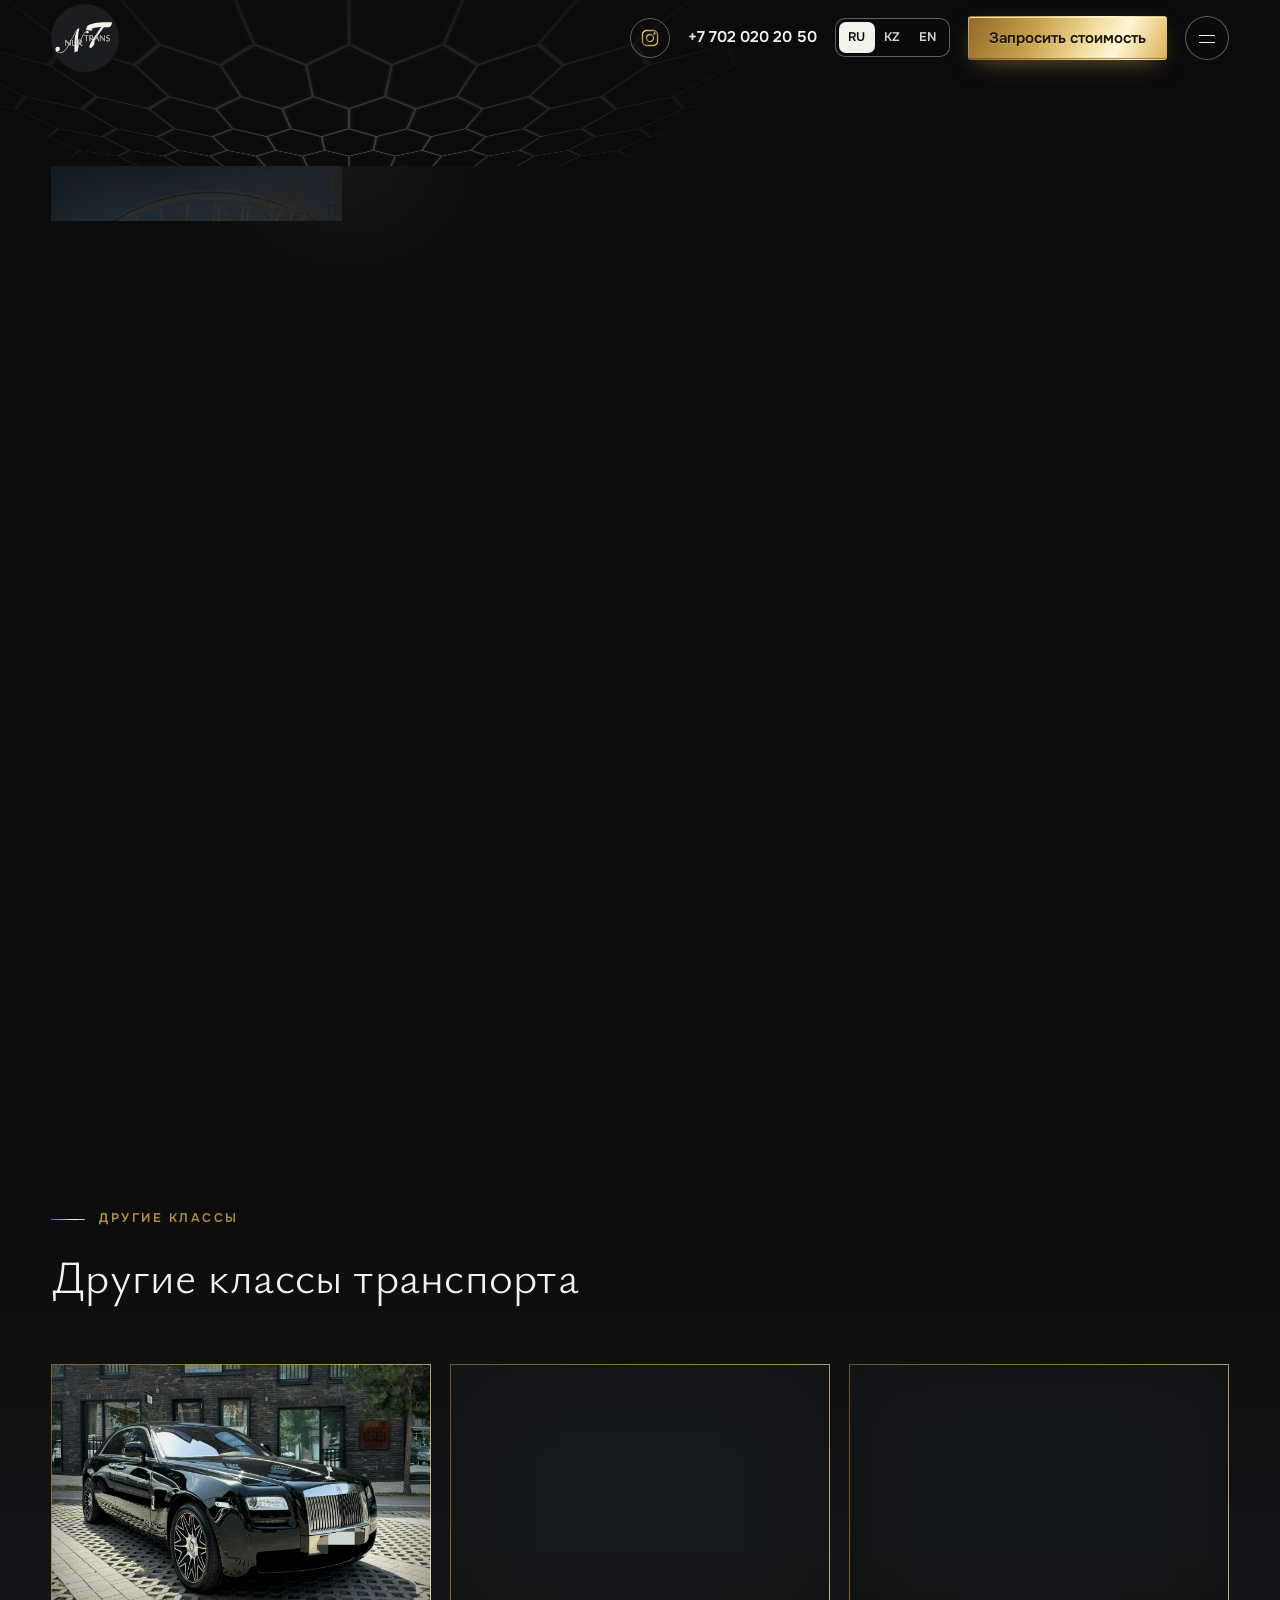
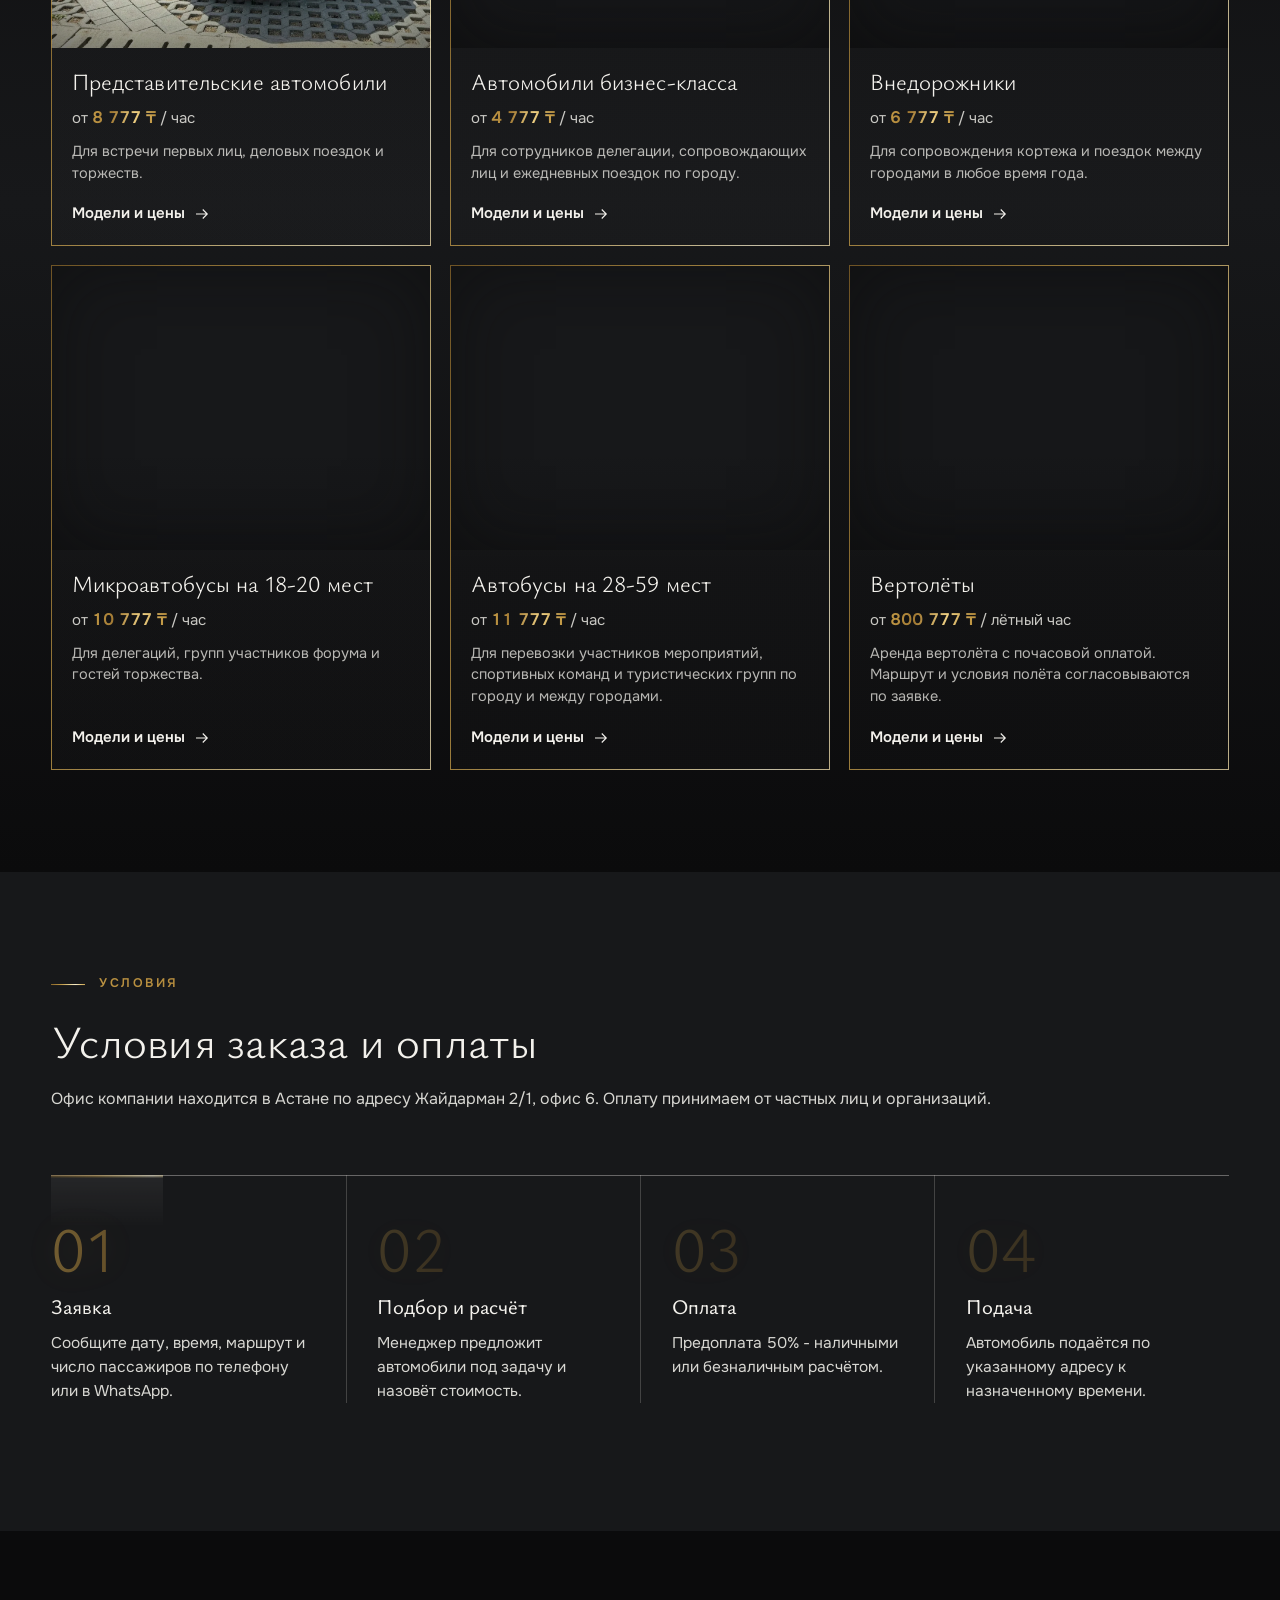
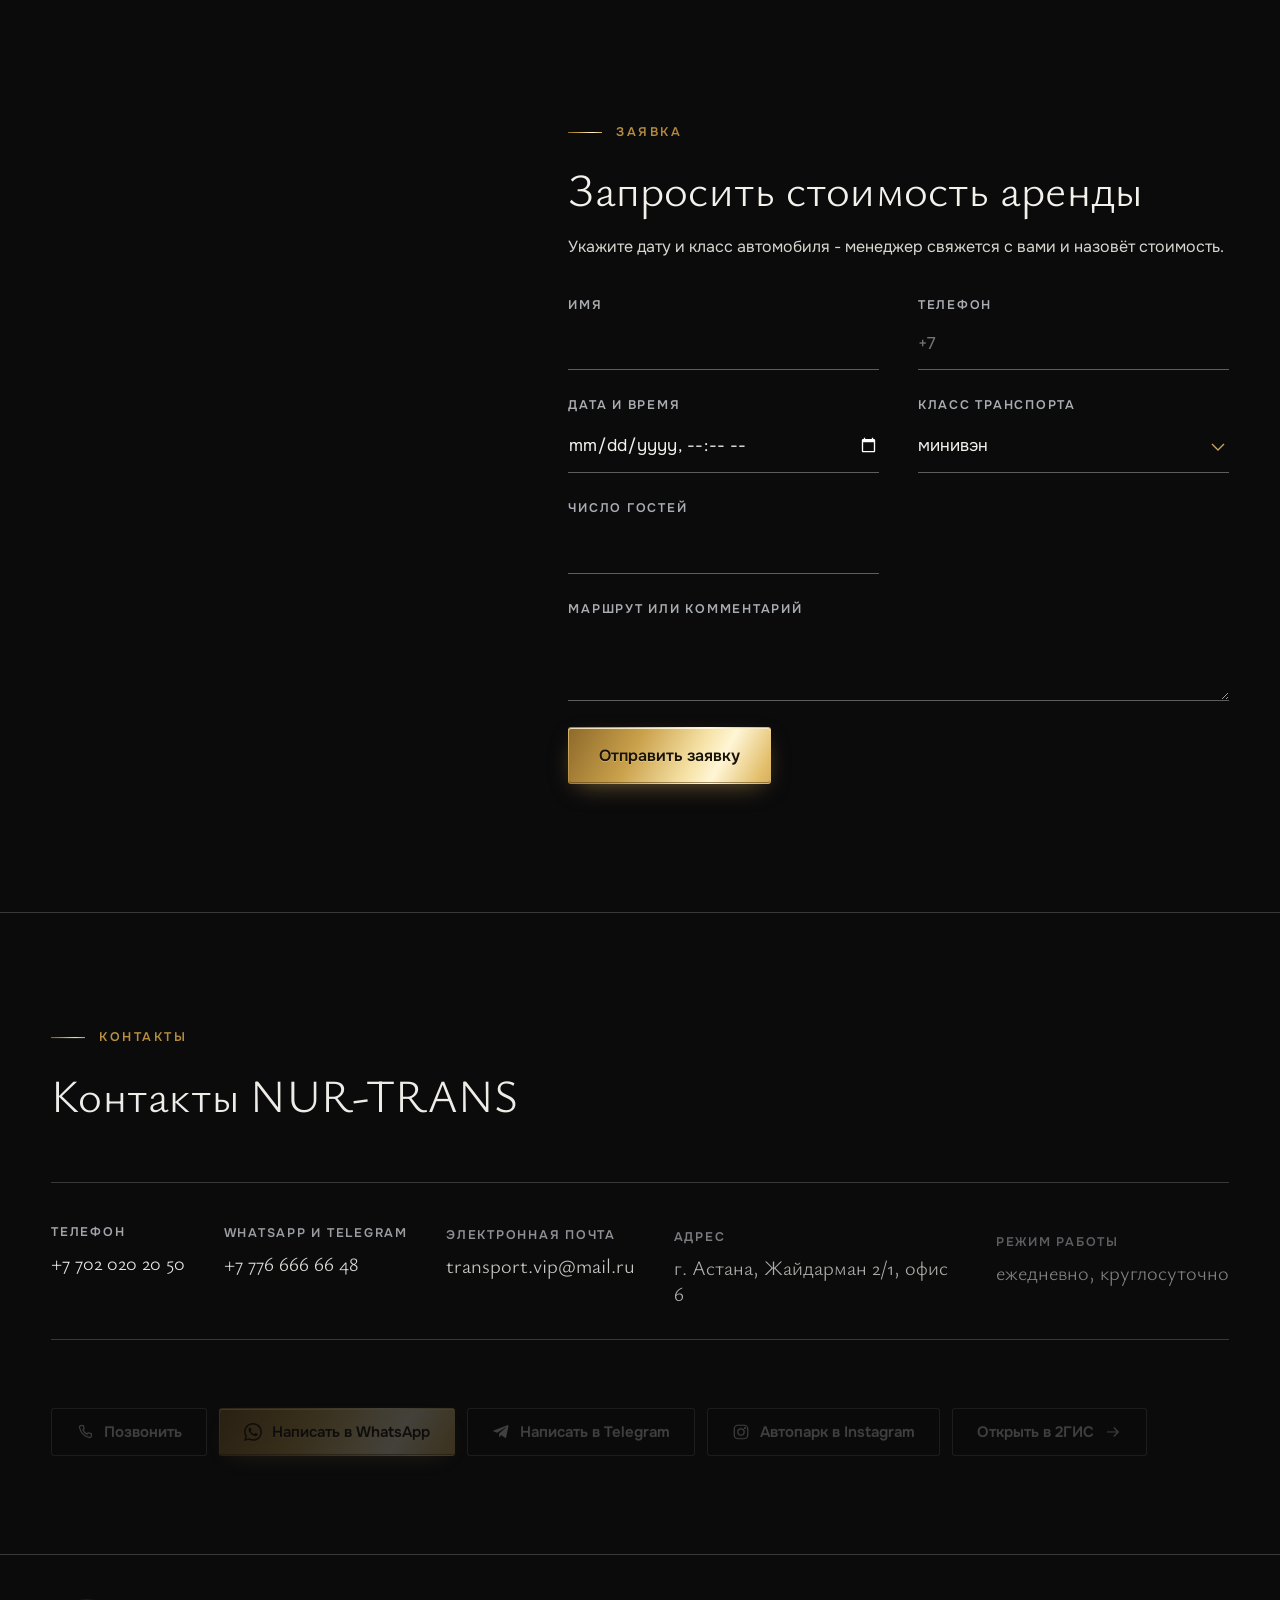
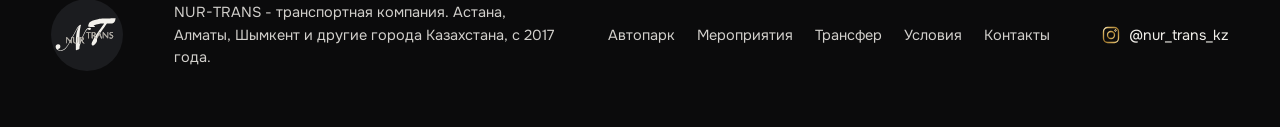
<file: miniveny/index.html>
<!doctype html>
<html lang="ru" data-page="miniveny">
<head>
<meta charset="utf-8">
<meta name="viewport" content="width=device-width, initial-scale=1, viewport-fit=cover">
<meta name="format-detection" content="telephone=no">
<title data-i18n="p.title">Аренда минивэнов на 5-13 мест с водителем - Астана, Алматы, Шымкент - NUR-TRANS</title>
<meta name="description" content="Аренда минивэнов на 5-13 мест с водителем: Mercedes-Benz V-Class, Hyundai Staria, Toyota Alphard, Hiace. Цены за час. Астана, Алматы, Шымкент.">
<meta name="theme-color" content="#0B0B0C">
<link rel="canonical" href="https://nur-trans.com/miniveny/">
<meta property="og:type" content="website">
<meta property="og:locale" content="ru_RU">
<meta property="og:title" content="Аренда минивэнов на 5-13 мест с водителем - Астана, Алматы, Шымкент - NUR-TRANS">
<meta property="og:description" content="Аренда минивэнов на 5-13 мест с водителем: Mercedes-Benz V-Class, Hyundai Staria, Toyota Alphard, Hiace. Цены за час. Астана, Алматы, Шымкент.">
<meta property="og:url" content="https://nur-trans.com/miniveny/">
<meta property="og:site_name" content="NUR-TRANS">
<meta property="og:image" content="https://nur-trans.com/assets/img/og-image.jpg">
<meta property="og:image:width" content="1200">
<meta property="og:image:height" content="630">
<meta name="twitter:card" content="summary_large_image">
<meta name="twitter:title" content="Аренда минивэнов на 5-13 мест с водителем - Астана, Алматы, Шымкент - NUR-TRANS">
<meta name="twitter:description" content="Аренда минивэнов на 5-13 мест с водителем: Mercedes-Benz V-Class, Hyundai Staria, Toyota Alphard, Hiace. Цены за час. Астана, Алматы, Шымкент.">
<meta name="twitter:image" content="https://nur-trans.com/assets/img/og-image.jpg">
<link rel="icon" href="../favicon.ico" sizes="any">
<link rel="icon" type="image/png" sizes="32x32" href="../assets/img/favicon-32.png">
<link rel="icon" type="image/png" sizes="16x16" href="../assets/img/favicon-16.png">
<link rel="apple-touch-icon" href="../assets/img/apple-touch-icon.png">
<link rel="preload" as="image" href="../assets/photos/card-136.webp" fetchpriority="high">
<link rel="stylesheet" href="../styles.css?v=20261123-1">
<script type="application/ld+json">
{"@context": "https://schema.org", "@graph": [{"@type": "BreadcrumbList", "itemListElement": [{"@type": "ListItem", "position": 1, "name": "NUR-TRANS", "item": "https://nur-trans.com/"}, {"@type": "ListItem", "position": 2, "name": "Автопарк", "item": "https://nur-trans.com/#avtopark"}, {"@type": "ListItem", "position": 3, "name": "Минивэны на 5-13 мест", "item": "https://nur-trans.com/miniveny/"}]}, {"@type": "Service", "name": "Аренда минивэнов на 5-13 мест с водителем", "url": "https://nur-trans.com/miniveny/", "serviceType": "Минивэны на 5-13 мест", "provider": {"@id": "https://nur-trans.com/#org"}, "areaServed": ["Астана", "Алматы", "Шымкент", "Казахстан"]}]}
</script>
<script async src="https://www.googletagmanager.com/gtm.js?id=GTM-THR3546C"></script>
<script>
  window.dataLayer = window.dataLayer || [];
  function gtag(){dataLayer.push(arguments);}
  gtag('js', new Date());
  window.AW_CONV = {
    phone: 'AW-18591531734/GYgZCI-a-r0dENaFkaFF',
    contact: 'AW-18591531734/q_MeCNe--b0dENaFkaFF',
    form: 'AW-18591531734/TJP2CO2w-r0dENaFkaFF'
  };
  function gtag_report_conversion(url, sendTo) {
    gtag('event', 'conversion', {
      'send_to': sendTo || window.AW_CONV.phone,
      'value': 1.0,
      'currency': 'USD',
      'transport_type': 'beacon'
    });
    return false;
  }
</script>
<script src="https://lead-bot.sultan-askarov-kz.workers.dev/t.js" data-site="nurtrans" defer></script>
</head>
<body class="page-cls">
<svg width="0" height="0" style="position:absolute" aria-hidden="true" focusable="false"><defs><linearGradient id="g-gold" x1="0" y1="0" x2="1" y2="1" spreadMethod="reflect"><stop offset="0" stop-color="#A27A34"/><stop offset=".35" stop-color="#E2BE6A"/><stop offset=".5" stop-color="#FFF6D6"/><stop offset=".65" stop-color="#D9B25E"/><stop offset="1" stop-color="#9C7429"/><animateTransform attributeName="gradientTransform" type="translate" values="-1 -1;-1 -1;1 1;1 1" keyTimes="0;.25;.75;1" dur="5.5s" repeatCount="indefinite"/></linearGradient><linearGradient id="g-gold-h" gradientUnits="userSpaceOnUse" x1="0" y1="0" x2="600" y2="0"><stop offset="0" stop-color="#A27A34"/><stop offset=".45" stop-color="#E2BE6A"/><stop offset=".5" stop-color="#FFF6D6"/><stop offset=".55" stop-color="#E2BE6A"/><stop offset="1" stop-color="#A27A34"/></linearGradient></defs>
<symbol id="logo" viewBox="25 26 584 584"><circle cx="317" cy="318" r="292" fill="var(--logo-disc,#17181A)"/><path fill="var(--logo-mark,#F3F1EC)" fill-rule="evenodd" d="M111.7 445.8C123.5 444.0 132.9 439.1 142.5 429.7C155.0 417.4 162.6 406.6 176.2 381.8C179.0 376.6 179.8 375.3 180.4 375.3C180.5 375.3 182.7 377.6 185.2 380.3C189.8 385.4 190.7 386.1 192.2 385.4C193.0 385.0 193.0 385.0 193.1 367.5C193.2 351.9 193.2 350.0 193.7 349.5C194.0 349.1 197.1 343.7 200.5 337.3C203.9 331.0 209.0 321.6 211.8 316.5C214.6 311.4 219.7 302.0 223.2 295.7C234.0 275.8 246.7 254.9 249.8 252.0C250.9 251.0 250.7 251.4 248.6 255.5C239.9 272.5 232.7 295.6 230.5 313.5C229.9 319.1 229.1 326.3 228.8 329.0C228.7 330.2 228.3 334.8 227.8 339.3C227.1 346.8 227.0 348.9 227.0 363.9C227.0 383.5 227.3 382.2 223.6 381.9C216.5 381.4 213.5 378.7 212.7 372.3C212.5 370.9 212.3 362.1 212.3 352.6C212.3 343.1 212.2 335.2 212.1 334.9C211.9 334.1 206.6 334.1 206.0 334.8C205.2 335.8 205.7 372.4 206.6 375.1C209.0 382.3 213.8 385.4 222.8 385.9C224.7 386.0 226.4 386.2 226.5 386.4C226.6 386.6 226.7 398.8 226.7 413.6C226.6 445.0 226.3 442.3 230.1 440.9C233.3 439.7 247.3 434.4 251.8 432.7C256.3 430.9 255.9 432.0 256.3 419.7C256.6 409.1 257.3 406.5 265.5 382.7C265.8 381.8 267.0 378.4 268.2 375.0C270.9 367.1 271.8 364.9 272.5 365.1C272.8 365.1 274.5 367.8 276.4 371.2C283.7 384.4 285.2 385.8 291.9 385.8C297.5 385.7 299.3 383.9 295.1 382.5C291.2 381.1 287.5 377.0 282.6 368.6C279.4 363.2 279.4 363.1 282.1 361.6C289.1 357.5 292.0 348.7 288.7 341.5C287.9 339.7 285.3 336.7 284.6 336.7C283.0 336.7 283.5 335.3 290.4 319.8C300.6 297.1 308.5 283.0 315.6 274.7C319.9 269.8 321.3 269.6 326.3 273.1C335.8 279.9 349.7 276.9 349.7 268.0C349.7 257.7 330.8 255.1 320.0 263.9C309.4 272.4 297.1 292.7 282.3 326.2C280.6 330.0 279.1 333.3 278.9 333.5C278.8 333.7 275.5 333.8 270.9 333.9C260.9 333.9 258.7 334.1 258.3 335.2C257.6 337.1 257.9 383.7 258.7 385.1C259.3 386.3 259.3 386.3 258.7 388.6C257.9 391.5 257.0 393.7 256.7 393.7C256.0 393.7 255.7 335.9 256.3 323.3C257.2 306.4 257.4 303.0 257.7 299.7C257.9 297.7 258.3 292.4 258.7 287.8C259.9 273.2 263.1 255.7 267.5 239.9C268.7 235.6 268.1 234.3 265.0 234.3C259.9 234.4 251.0 241.4 243.8 251.1C237.0 260.0 236.9 260.3 215.7 300.0C200.0 329.3 194.8 339.0 194.3 339.7C193.5 340.9 193.0 340.2 193.0 337.5C193.0 334.7 192.7 334.3 190.8 334.3C188.7 334.3 188.7 334.3 188.7 342.4C188.7 350.8 189.0 349.5 184.4 357.5C179.9 365.3 181.5 365.6 171.7 354.8C151.8 333.0 152.8 334.0 151.3 334.0C150.6 334.0 150.0 334.1 149.9 334.3C149.8 334.4 149.7 345.9 149.7 359.7C149.6 387.4 149.4 385.3 151.9 385.3C154.2 385.3 154.1 386.1 154.0 365.5C153.8 343.7 153.3 345.2 158.9 351.3C169.6 362.9 176.2 370.5 176.3 371.0C176.3 371.4 174.4 375.2 171.6 380.1C169.0 384.7 165.9 390.4 164.6 392.7C153.1 413.1 137.9 430.4 126.0 436.6C110.8 444.5 91.1 443.6 79.6 434.5C76.7 432.2 76.8 432.0 81.7 431.3C93.8 429.7 101.0 422.4 101.0 411.6C101.0 399.2 94.2 392.4 82.2 392.7C70.7 393.0 62.1 402.9 62.8 415.3C63.9 436.6 85.1 449.9 111.7 445.8ZM367.5 403.3C375.0 400.5 390.2 384.7 395.5 374.0C397.8 369.5 398.1 367.6 398.1 358.0C398.2 349.5 398.2 349.5 399.1 347.0C401.1 341.7 408.7 327.5 409.6 327.2C409.9 327.1 413.2 326.9 417.0 326.8C425.7 326.5 424.6 325.6 428.2 336.2C431.4 345.7 431.4 345.7 434.6 345.7C438.7 345.7 438.7 345.8 435.8 337.9C427.9 316.2 423.7 304.3 423.7 303.9C423.7 303.3 437.0 283.5 445.5 271.5C449.6 265.8 456.3 256.3 460.5 250.3C476.0 228.5 478.1 225.6 478.9 225.1C479.6 224.7 480.9 224.6 489.9 225.0C504.8 225.5 515.8 225.4 519.5 224.8C531.1 222.8 538.6 217.0 543.3 206.4C545.6 201.0 549.4 185.3 548.8 183.1C548.5 181.8 548.0 181.8 522.2 182.7C517.0 182.8 508.3 183.1 502.8 183.3C491.8 183.7 474.3 184.2 453.4 184.7C434.3 185.1 425.0 186.2 406.0 190.2C367.2 198.3 343.6 207.6 337.0 217.3C331.6 225.3 325.9 241.8 327.0 246.5C327.5 248.9 330.2 250.7 334.8 251.8C344.7 254.1 369.8 253.4 380.5 250.6C383.8 249.8 383.3 249.2 376.9 246.0C370.0 242.5 369.9 242.4 376.0 239.2C386.3 233.8 397.9 230.3 412.7 228.2C427.5 226.1 431.0 225.6 433.8 225.3C447.1 224.0 455.1 223.7 455.5 224.3C456.0 225.1 443.9 243.1 429.1 263.6C403.1 299.4 393.1 313.7 385.0 326.6C381.6 332.1 381.6 332.1 378.9 327.6C376.5 323.4 376.5 323.3 378.9 321.9C390.7 315.3 389.7 298.6 377.2 294.8C374.7 294.0 357.4 293.9 356.1 294.6C355.3 295.0 355.3 295.0 355.3 319.8C355.3 334.5 355.5 344.7 355.7 345.0C355.9 345.3 356.7 345.5 358.4 345.6C362.5 345.8 362.3 346.3 362.3 334.5C362.3 323.0 362.0 323.9 366.4 324.1C369.5 324.2 369.5 324.2 373.4 331.2C375.6 335.0 377.3 338.4 377.3 338.6C377.3 338.9 375.8 341.8 373.9 345.1C361.0 367.8 354.8 381.9 354.1 390.2C353.5 398.3 361.0 405.7 367.5 403.3ZM186.1 370.6C183.7 368.1 183.7 368.1 185.3 365.1C188.5 359.3 188.7 359.4 188.7 366.7C188.7 373.2 188.6 373.3 186.1 370.6ZM265.2 366.1C264.8 365.7 265.0 364.8 265.5 364.4C266.1 363.8 266.5 364.4 266.2 365.5C266.0 366.3 265.6 366.5 265.2 366.1ZM265.7 359.7C264.7 358.7 264.6 339.0 265.6 338.0C267.5 336.2 277.2 337.3 276.6 339.3C275.9 341.5 268.3 359.8 267.9 360.0C267.2 360.5 266.4 360.4 265.7 359.7ZM274.7 358.6C274.7 356.9 280.5 343.2 281.2 343.2C283.7 343.2 282.8 354.8 280.1 357.4C278.2 359.3 274.7 360.0 274.7 358.6ZM517.5 345.5C527.4 342.9 532.5 332.5 528.0 323.8C526.3 320.3 523.6 318.4 516.5 315.3C507.5 311.5 505.7 309.9 505.7 305.5C505.7 299.0 511.7 296.9 522.0 299.8C525.6 300.9 525.8 300.8 526.5 298.0C527.3 294.9 527.0 294.7 520.7 294.0C508.3 292.6 500.2 298.0 500.2 307.7C500.2 315.0 502.8 317.8 513.4 322.4C523.0 326.5 525.2 329.5 523.3 336.3C521.8 341.9 512.4 342.8 503.7 338.3C500.7 336.8 500.4 336.9 499.2 339.7C498.3 342.2 498.4 342.7 500.3 343.6C504.9 346.0 512.4 346.8 517.5 345.5ZM331.7 345.3C332.3 345.0 332.3 344.4 332.3 322.6C332.3 310.2 332.4 299.8 332.5 299.4C332.8 298.3 334.5 298.0 340.2 298.0C347.4 298.0 348.8 297.5 347.7 295.1C347.3 294.3 347.3 294.3 329.2 294.3C309.2 294.3 310.0 294.3 310.0 296.3C310.0 297.8 310.5 297.9 317.8 298.1C323.1 298.2 324.5 298.4 324.9 298.8C325.3 299.2 325.4 302.1 325.4 321.6C325.3 333.8 325.4 344.1 325.5 344.5C326.0 345.6 330.1 346.2 331.7 345.3ZM449.4 344.9C449.6 344.7 449.7 336.2 449.6 326.1C449.6 305.3 449.5 305.9 451.8 308.3C453.4 310.1 466.7 324.8 475.1 334.2C485.5 345.7 486.8 346.8 488.3 345.3C488.8 344.7 488.8 295.3 488.3 294.7C488.0 294.5 487.3 294.3 486.5 294.3C484.2 294.3 484.3 293.3 484.3 313.7C484.3 331.5 484.3 332.3 483.7 332.3C483.4 332.3 481.4 330.4 478.9 327.8C476.6 325.2 469.0 316.8 461.9 309.0C448.8 294.6 447.7 293.6 446.2 294.3C445.1 294.8 444.8 344.6 445.9 345.3C446.7 345.8 449.0 345.5 449.4 344.9ZM412.6 323.1C412.0 322.6 412.5 321.6 415.4 316.8C419.4 310.3 419.3 310.3 421.6 316.7C424.0 323.6 424.3 323.1 418.0 323.3C415.1 323.3 412.7 323.2 412.6 323.1ZM362.7 319.9C362.0 319.2 362.2 298.5 362.9 298.0C364.7 296.4 374.0 297.9 376.5 300.1C381.3 304.2 380.6 316.4 375.5 318.7C372.3 320.1 363.8 321.0 362.7 319.9Z"/><path fill="var(--logo-word,#A9A49B)" fill-rule="evenodd" d="M229.5 386.0C234.6 384.6 234.3 384.8 234.3 382.8C234.3 380.9 234.3 380.9 230.4 381.2C228.3 381.3 226.2 381.5 225.9 381.7C225.4 382.0 222.0 381.7 219.7 381.1C217.1 380.5 214.8 378.3 213.5 375.2C212.9 373.5 212.8 373.0 212.7 354.2C212.7 341.0 212.5 334.7 212.3 334.4C211.7 333.8 206.5 333.8 205.9 334.5C205.1 335.3 205.1 367.9 205.8 372.3C206.9 379.3 210.0 383.2 215.8 385.1C219.0 386.1 226.9 386.6 229.5 386.0ZM295.3 384.2C295.3 382.4 295.3 382.3 294.2 381.9C291.4 380.7 286.9 375.4 282.7 368.3C279.6 362.9 279.6 363.6 282.8 361.6C285.9 359.5 287.3 358.1 288.8 355.0C290.3 351.8 290.4 343.9 288.9 341.0C287.6 338.6 283.9 335.0 282.7 335.0C282.2 335.0 281.4 334.7 281.0 334.4C279.9 333.6 259.5 333.5 258.6 334.3C257.8 334.9 257.7 384.6 258.4 385.3C258.7 385.5 259.9 385.7 261.9 385.7C265.0 385.7 265.0 385.7 265.2 384.8C265.3 384.2 265.5 383.5 265.7 383.1C266.1 382.0 266.1 378.7 265.7 378.7C265.5 378.7 265.3 377.1 265.3 374.5C265.3 372.1 265.5 370.3 265.7 370.2C266.1 369.9 266.1 366.3 265.6 366.3C265.4 366.3 265.3 365.9 265.4 365.4C265.5 364.3 269.5 363.6 270.2 364.5C270.4 364.8 271.0 365.0 271.6 365.0C272.5 365.0 272.7 365.2 274.7 368.8C283.7 385.0 284.6 385.9 291.9 386.0C295.3 386.0 295.3 386.0 295.3 384.2ZM153.9 366.3C154.0 356.0 154.1 347.4 154.3 347.2C154.4 347.1 158.5 351.3 163.4 356.7C175.3 369.8 176.0 370.7 176.2 371.8C176.3 372.3 176.6 372.7 176.9 372.7C177.8 372.7 178.7 373.7 178.7 374.7C178.7 375.5 178.8 375.7 179.6 375.7C180.3 375.7 181.0 376.3 183.1 378.6C189.3 385.5 189.2 385.3 191.2 385.3C192.2 385.3 193.0 385.2 193.1 385.0C193.4 384.6 193.4 335.6 193.2 334.9C193.0 334.4 192.6 334.3 190.7 334.4L188.5 334.5L188.3 342.8C188.2 347.4 188.3 355.7 188.4 361.3C188.6 368.7 188.6 371.5 188.3 371.8C187.7 372.4 184.3 368.5 184.3 367.3C184.3 366.5 184.2 366.3 183.4 366.3C182.2 366.3 181.7 365.8 181.7 364.6C181.7 363.9 181.5 363.7 180.8 363.6C180.1 363.4 176.3 359.5 166.5 348.7C153.2 334.0 153.2 334.0 151.3 334.1L149.5 334.2L149.4 359.3C149.4 373.2 149.4 384.7 149.5 384.9C149.6 385.2 150.3 385.3 151.7 385.3L153.8 385.2L153.9 366.3ZM241.8 379.2C245.5 375.0 245.7 373.7 245.7 352.5C245.7 332.3 246.0 334.0 242.4 334.0C238.3 334.0 238.7 332.1 238.6 353.6C238.6 371.3 238.6 372.3 237.9 374.5C236.5 379.4 236.7 380.7 238.8 380.7C240.5 380.7 240.7 380.6 241.8 379.2ZM265.8 359.6C265.1 358.9 265.2 338.9 265.8 338.2C267.4 336.7 276.3 337.5 276.3 339.1C276.3 339.5 276.7 339.7 277.5 339.7C278.9 339.7 280.0 340.6 280.0 341.9C280.0 342.6 280.2 342.9 280.8 343.2C283.6 344.4 282.5 355.4 279.4 357.6C277.0 359.3 266.9 360.8 265.8 359.6ZM390.8 346.1C393.1 345.8 393.2 342.9 390.9 341.8C388.0 340.4 382.7 334.2 382.7 332.1C382.7 331.2 382.5 331.0 382.0 331.0C381.4 331.0 381.0 330.5 378.4 326.1C376.9 323.6 377.0 323.6 380.2 321.5C385.7 317.9 388.0 312.4 387.1 305.4C386.3 299.5 383.2 296.2 377.0 294.5C374.0 293.6 357.0 293.7 355.8 294.5C355.0 295.0 355.0 295.0 355.0 319.7C355.0 336.1 355.1 344.6 355.3 345.0C355.6 345.6 356.1 345.7 358.5 345.7C362.7 345.7 362.3 346.8 362.3 335.3C362.3 323.5 362.2 324.0 366.0 324.0C367.9 324.0 368.4 324.1 369.1 324.8C370.5 326.1 377.0 338.1 377.0 339.5C377.0 340.5 377.1 340.7 377.8 340.7C378.2 340.7 378.9 341.2 379.7 342.3C382.2 345.6 385.7 346.8 390.8 346.1ZM519.1 345.4C522.4 344.2 524.0 343.0 524.0 341.8C524.0 340.7 524.1 340.7 525.1 340.7C529.0 340.7 531.2 329.8 528.5 324.1C526.9 320.5 523.2 317.7 516.8 315.2C508.2 311.8 505.8 309.5 506.1 305.1C506.6 299.1 506.4 299.5 509.6 299.1C513.7 298.7 516.5 298.8 519.3 299.5C525.8 301.0 526.8 300.7 526.6 296.7C526.5 294.1 526.6 294.1 518.8 293.8C510.7 293.5 506.7 294.6 506.7 297.2C506.7 298.7 506.7 298.7 504.9 298.7C501.7 298.7 499.8 302.0 499.9 307.8C499.9 315.3 502.7 318.3 513.7 322.9C522.2 326.4 524.4 329.2 523.3 334.7C523.1 335.9 522.8 337.4 522.8 338.1C522.6 339.2 522.5 339.3 521.4 339.4C520.7 339.5 519.3 339.9 518.3 340.3C514.9 341.6 510.9 341.1 505.5 338.8C500.5 336.7 499.0 337.2 499.0 341.3C499.0 343.3 499.0 343.3 500.3 344.0C504.9 346.3 514.5 347.0 519.1 345.4ZM332.3 345.3C332.6 345.0 332.7 339.4 332.7 322.1C332.7 299.3 332.7 299.3 333.4 298.9C334.0 298.5 335.9 298.3 340.8 298.1C347.4 297.9 347.4 297.9 347.3 296.0L347.2 294.2L329.5 294.1C308.7 294.0 310.3 293.8 310.3 296.2C310.3 297.2 310.4 298.0 310.6 298.0C310.7 298.1 313.9 298.2 317.6 298.3C323.8 298.5 324.4 298.6 324.9 299.1C325.3 299.7 325.3 303.4 325.3 322.3C325.3 339.4 325.4 345.0 325.7 345.3C326.0 345.5 327.2 345.7 329.0 345.7C330.8 345.7 332.0 345.5 332.3 345.3ZM400.7 344.1C401.1 343.2 401.3 341.9 401.3 340.6C401.3 339.1 401.7 337.6 403.0 333.9C405.6 326.8 405.0 327.5 409.2 327.2C415.4 326.8 423.8 327.0 424.4 327.4C425.0 327.9 425.9 330.1 428.8 338.9C431.2 346.0 430.9 345.7 434.7 345.7C437.7 345.7 437.7 345.7 437.7 343.9C437.7 342.7 437.3 341.2 436.7 339.4C436.1 338.0 434.1 332.4 432.2 327.0C430.2 321.6 427.6 314.3 426.3 310.8C424.7 306.4 424.0 304.0 424.0 302.9C424.0 301.8 423.9 301.4 423.4 301.3C423.1 301.2 422.6 300.4 422.3 299.6C419.9 293.2 420.3 293.8 418.3 293.7C414.0 293.5 412.1 295.3 412.0 299.6C412.0 301.3 412.0 301.3 413.8 301.3C415.4 301.3 415.6 301.4 416.0 302.2C416.9 304.2 418.7 309.7 418.7 310.5C418.7 311.0 418.9 311.6 419.2 311.9C420.6 313.3 423.2 322.3 422.5 322.9C421.7 323.4 408.1 323.2 407.5 322.7C407.4 322.5 407.6 321.4 408.1 320.0C408.6 318.7 409.0 317.3 409.0 317.0C409.0 316.6 409.1 316.3 409.3 316.3C409.5 316.3 409.8 315.7 409.9 315.0C410.0 314.3 410.2 313.7 410.4 313.7C410.5 313.7 410.8 313.1 410.9 312.3C411.0 311.6 411.2 311.0 411.4 311.0C411.5 311.0 411.7 310.6 411.7 310.2C411.7 309.7 411.8 309.3 412.0 309.3C412.2 309.3 412.3 309.0 412.3 308.5C412.3 308.0 412.5 307.7 412.7 307.7C412.8 307.7 413.0 306.8 413.0 305.8C413.0 304.0 413.0 304.0 411.2 304.0C409.4 304.0 409.3 304.0 409.3 304.8C409.3 305.3 409.2 305.7 409.0 305.7C408.8 305.7 408.7 306.0 408.7 306.5C408.7 307.0 408.5 307.3 408.3 307.3C408.2 307.3 408.0 307.7 408.0 308.2C408.0 308.6 407.9 309.0 407.7 309.0C407.5 309.0 407.2 309.6 407.1 310.3C407.0 311.1 406.8 311.7 406.6 311.7C406.5 311.7 406.3 312.2 406.1 312.9C406.0 313.6 405.8 314.2 405.7 314.3C405.4 314.5 404.5 316.7 401.5 324.2C400.4 327.1 398.9 330.7 398.3 332.2C393.0 345.4 393.0 345.7 397.2 345.7C400.0 345.7 400.0 345.7 400.7 344.1ZM449.7 344.9C450.0 344.4 450.1 339.7 449.9 325.9C449.8 315.9 449.8 307.6 450.0 307.5C450.3 307.3 450.7 307.6 455.8 313.3C467.3 326.1 469.3 328.3 471.3 330.5C472.5 331.8 476.0 335.7 479.1 339.1C484.8 345.4 484.8 345.4 486.8 345.3L488.8 345.2L488.9 320.5C489.0 291.8 489.2 294.3 486.7 294.3C483.7 294.3 483.9 292.9 484.0 313.6C484.1 323.7 484.0 332.1 483.9 332.2C483.7 332.4 481.1 329.6 464.2 311.0C448.1 293.2 449.2 294.3 447.0 294.4L445.2 294.5L445.1 319.6C445.0 337.9 445.1 344.9 445.4 345.2C446.0 346.0 449.2 345.8 449.7 344.9ZM363.4 320.0C362.4 319.6 362.3 318.6 362.4 308.1C362.5 296.6 362.1 297.5 367.7 297.8C376.5 298.1 380.3 302.4 379.3 311.1C378.8 315.0 377.6 317.3 375.3 318.5C373.2 319.6 365.0 320.6 363.4 320.0Z"/></symbol>
<symbol id="ic-wa" viewBox="0 0 24 24"><path fill="currentColor" d="M17.472 14.382c-.297-.149-1.758-.867-2.03-.967-.273-.099-.471-.148-.67.15-.197.297-.767.966-.94 1.164-.173.199-.347.223-.644.075-.297-.15-1.255-.463-2.39-1.475-.883-.788-1.48-1.761-1.653-2.059-.173-.297-.018-.458.13-.606.134-.133.298-.347.446-.52.149-.174.198-.298.298-.497.099-.198.05-.371-.025-.52-.075-.149-.669-1.612-.916-2.207-.242-.579-.487-.5-.669-.51-.173-.008-.371-.01-.57-.01-.198 0-.52.074-.792.372-.272.297-1.04 1.016-1.04 2.479 0 1.462 1.065 2.875 1.213 3.074.149.198 2.096 3.2 5.077 4.487.709.306 1.262.489 1.694.625.712.227 1.36.195 1.871.118.571-.085 1.758-.719 2.006-1.413.248-.694.248-1.289.173-1.413-.074-.124-.272-.198-.57-.347m-5.421 7.403h-.004a9.87 9.87 0 0 1-5.031-1.378l-.361-.214-3.741.982.998-3.648-.235-.374a9.86 9.86 0 0 1-1.51-5.26c.001-5.45 4.436-9.884 9.888-9.884 2.64 0 5.122 1.03 6.988 2.898a9.825 9.825 0 0 1 2.893 6.994c-.003 5.45-4.437 9.884-9.885 9.884m8.413-18.297A11.815 11.815 0 0 0 12.05 0C5.495 0 .16 5.335.157 11.892c0 2.096.547 4.142 1.588 5.945L.057 24l6.305-1.654a11.882 11.882 0 0 0 5.683 1.448h.005c6.554 0 11.89-5.335 11.893-11.893a11.821 11.821 0 0 0-3.48-8.413Z"/></symbol>
<symbol id="ic-ig" viewBox="0 0 24 24"><g fill="none" stroke-width="1.6"><rect x="3" y="3" width="18" height="18" rx="5"/><circle cx="12" cy="12" r="4.2"/><circle cx="17.4" cy="6.6" r=".6" fill="currentColor"/></g></symbol>
<symbol id="ic-tg" viewBox="0 0 24 24"><path fill="currentColor" d="M21.9 4.6 18.9 19c-.23 1-.84 1.26-1.7.78l-4.7-3.47-2.27 2.18c-.25.25-.46.46-.95.46l.34-4.8 8.74-7.9c.38-.34-.08-.53-.59-.19L6.97 12.86 2.3 11.4c-1.01-.32-1.03-1.01.21-1.5L20.6 2.93c.84-.31 1.58.2 1.3 1.67Z"/></symbol>
<symbol id="ic-tel" viewBox="0 0 24 24"><path fill="none" stroke="currentColor" stroke-width="1.6" stroke-linejoin="round" d="M6.6 3.5h3l1.4 4-1.9 1.4a11 11 0 0 0 6 6l1.4-1.9 4 1.4v3a2 2 0 0 1-2.2 2A16.5 16.5 0 0 1 4.6 5.700a2 2 0 0 1 2-2.2Z"/></symbol>
<symbol id="ic-arrow" viewBox="0 0 24 24"><path fill="none" stroke="currentColor" stroke-width="1.5" d="M4 12h15m-6-6 6 6-6 6"/></symbol>
<symbol id="ic-hex" viewBox="0 0 24 24"><path fill="none" stroke-width="1.4" d="M12 2.5 20.2 7.200v9.600L12 21.500 3.800 16.800V7.200Z"/></symbol>
</svg>

<header class="hdr" id="hdr">
  <div class="hdr__in">
    <a class="logo" href="../" aria-label="NUR-TRANS"><svg width="68" height="68"><use href="#logo"/></svg></a>
    <nav class="nav" aria-label="Основное меню">
      <a href="../#avtopark" data-i18n="nav.park">Автопарк</a>
      <a href="../#meropriyatiya" data-i18n="nav.events">Мероприятия</a>
      <a href="../#transfer" data-i18n="nav.transfer">Трансфер</a>
      <a href="../#usloviya" data-i18n="nav.terms">Условия</a>
      <a href="../#otzyvy" data-i18n="nav.reviews">Отзывы</a>
      <a href="../#kontakty" data-i18n="nav.contacts">Контакты</a>
    </nav>
    <div class="hdr__right">
      <a class="hdr__ig" href="https://www.instagram.com/nur_trans_kz/" target="_blank" rel="noopener" aria-label="Instagram"><svg width="20" height="20"><use href="#ic-ig"/></svg></a>
      <a class="hdr__tel" href="tel:+77020202050">+7 702 020 20 50</a>
      <div class="lang" role="group" aria-label="Язык">
        <button type="button" data-lang="ru" aria-pressed="true">RU</button>
        <button type="button" data-lang="kk" aria-pressed="false">KZ</button>
        <button type="button" data-lang="en" aria-pressed="false">EN</button>
      </div>
      <a class="btn btn--gold hdr__cta" href="https://wa.me/77766666648?text=%D0%97%D0%B4%D1%80%D0%B0%D0%B2%D1%81%D1%82%D0%B2%D1%83%D0%B9%D1%82%D0%B5%21%20%D0%98%D0%BD%D1%82%D0%B5%D1%80%D0%B5%D1%81%D1%83%D0%B5%D1%82%20%D0%B0%D1%80%D0%B5%D0%BD%D0%B4%D0%B0%20%D0%B0%D0%B2%D1%82%D0%BE%D0%BC%D0%BE%D0%B1%D0%B8%D0%BB%D1%8F.%20%D0%94%D0%B0%D1%82%D0%B0%3A%20%2C%20%D0%B2%D1%80%D0%B5%D0%BC%D1%8F%3A%20%2C%20%D0%BC%D0%B0%D1%80%D1%88%D1%80%D1%83%D1%82%3A" data-wa="wa.common" data-wa-text="Здравствуйте! Интересует аренда автомобиля. Дата: , время: , маршрут:" target="_blank" rel="noopener" data-i18n="cta.price">Запросить стоимость</a>
      <button class="burger" type="button" aria-label="Меню" aria-expanded="false" aria-controls="menu"><i></i><i></i></button>
    </div>
  </div>
</header>

<div class="menu" id="menu" hidden>
  <nav class="menu__nav">
    <a href="../#avtopark" data-i18n="nav.park">Автопарк</a>
    <a href="../#meropriyatiya" data-i18n="nav.events">Мероприятия</a>
    <a href="../#transfer" data-i18n="nav.transfer">Трансфер</a>
    <a href="../#usloviya" data-i18n="nav.terms">Условия</a>
    <a href="../#otzyvy" data-i18n="nav.reviews">Отзывы</a>
    <a href="../#kontakty" data-i18n="nav.contacts">Контакты</a>
  </nav>
  <div class="menu__act">
    <a class="btn btn--line" href="tel:+77020202050"><svg width="18" height="18"><use href="#ic-tel"/></svg><span data-i18n="cta.call">Позвонить</span></a>
    <a class="btn btn--gold" href="https://wa.me/77766666648?text=%D0%97%D0%B4%D1%80%D0%B0%D0%B2%D1%81%D1%82%D0%B2%D1%83%D0%B9%D1%82%D0%B5%21%20%D0%98%D0%BD%D1%82%D0%B5%D1%80%D0%B5%D1%81%D1%83%D0%B5%D1%82%20%D0%B0%D1%80%D0%B5%D0%BD%D0%B4%D0%B0%20%D0%B0%D0%B2%D1%82%D0%BE%D0%BC%D0%BE%D0%B1%D0%B8%D0%BB%D1%8F.%20%D0%94%D0%B0%D1%82%D0%B0%3A%20%2C%20%D0%B2%D1%80%D0%B5%D0%BC%D1%8F%3A%20%2C%20%D0%BC%D0%B0%D1%80%D1%88%D1%80%D1%83%D1%82%3A" data-wa="wa.common" data-wa-text="Здравствуйте! Интересует аренда автомобиля. Дата: , время: , маршрут:" target="_blank" rel="noopener"><svg width="18" height="18"><use href="#ic-wa"/></svg><span>WhatsApp</span></a>
    <a class="btn btn--line" href="https://www.instagram.com/nur_trans_kz/" target="_blank" rel="noopener"><svg width="18" height="18"><use href="#ic-ig"/></svg><span data-i18n="ig.park">Автопарк в Instagram</span></a>
  </div>
</div>

<main>
<section class="bay bay--page" id="miniveny">
  <div class="wrap bay__in">
    <div class="bay__info ph__head">
      <nav class="crumbs" aria-label="Навигация"><a href="../" data-i18n="p.home">Главная</a><span aria-hidden="true">/</span><a href="../#avtopark" data-i18n="nav.park">Автопарк</a></nav>
      <h1 class="display" data-i18n="p.h1">Аренда минивэнов на 5-13 мест с водителем</h1>
      <p class="lead" data-i18n="p.lead">Mercedes-Benz V-Class, Hyundai Staria, Toyota Alphard и Hiace для семьи, небольшой группы гостей и трансфера с багажом. Астана, Алматы, Шымкент и другие города Казахстана.</p>
    </div>
    <div class="bay__media bay__media--duo"><div class="lamp" aria-hidden="true"></div><figure class="frame"><img src="../assets/photos/card-136.webp" width="854" height="1280" decoding="async" fetchpriority="high" alt="Минивэн Mercedes-Benz из парка NUR-TRANS"></figure><figure class="frame"><img src="../assets/photos/card-134.webp" width="675" height="900" loading="lazy" decoding="async" alt="Салон минивэна с отдельными креслами"></figure></div>
    <div class="bay__info ph__list">
      <h2 class="ph__sub" data-i18n="p.models">Модели и цены</h2>
      <ul class="models models--price models--order"><li><span class="mdl"><span>Mercedes-Benz V-Class</span></span><span class="pr">14&nbsp;777&nbsp;₸</span><a class="mord" href="https://wa.me/77766666648?text=%D0%97%D0%B4%D1%80%D0%B0%D0%B2%D1%81%D1%82%D0%B2%D1%83%D0%B9%D1%82%D0%B5%21%20%D0%98%D0%BD%D1%82%D0%B5%D1%80%D0%B5%D1%81%D1%83%D0%B5%D1%82%20%D0%B0%D1%80%D0%B5%D0%BD%D0%B4%D0%B0%3A%20Mercedes-Benz%20V-Class.%20%D0%94%D0%B0%D1%82%D0%B0%3A%20%2C%20%D0%B2%D1%80%D0%B5%D0%BC%D1%8F%3A%20%2C%20%D0%BC%D0%B0%D1%80%D1%88%D1%80%D1%83%D1%82%3A" data-wa="wa.model" data-wa-text="Здравствуйте! Интересует аренда: Mercedes-Benz V-Class. Дата: , время: , маршрут:" target="_blank" rel="noopener" data-wa-model="Mercedes-Benz V-Class" aria-label="Заказать Mercedes-Benz V-Class в WhatsApp"><svg width="18" height="18"><use href="#ic-wa"/></svg></a></li><li><span class="mdl"><span>Hyundai Staria</span></span><span class="pr">13&nbsp;777&nbsp;₸</span><a class="mord" href="https://wa.me/77766666648?text=%D0%97%D0%B4%D1%80%D0%B0%D0%B2%D1%81%D1%82%D0%B2%D1%83%D0%B9%D1%82%D0%B5%21%20%D0%98%D0%BD%D1%82%D0%B5%D1%80%D0%B5%D1%81%D1%83%D0%B5%D1%82%20%D0%B0%D1%80%D0%B5%D0%BD%D0%B4%D0%B0%3A%20Hyundai%20Staria.%20%D0%94%D0%B0%D1%82%D0%B0%3A%20%2C%20%D0%B2%D1%80%D0%B5%D0%BC%D1%8F%3A%20%2C%20%D0%BC%D0%B0%D1%80%D1%88%D1%80%D1%83%D1%82%3A" data-wa="wa.model" data-wa-text="Здравствуйте! Интересует аренда: Hyundai Staria. Дата: , время: , маршрут:" target="_blank" rel="noopener" data-wa-model="Hyundai Staria" aria-label="Заказать Hyundai Staria в WhatsApp"><svg width="18" height="18"><use href="#ic-wa"/></svg></a></li><li><span class="mdl"><span>Toyota Hiace</span></span><span class="pr">7&nbsp;777&nbsp;₸</span><a class="mord" href="https://wa.me/77766666648?text=%D0%97%D0%B4%D1%80%D0%B0%D0%B2%D1%81%D1%82%D0%B2%D1%83%D0%B9%D1%82%D0%B5%21%20%D0%98%D0%BD%D1%82%D0%B5%D1%80%D0%B5%D1%81%D1%83%D0%B5%D1%82%20%D0%B0%D1%80%D0%B5%D0%BD%D0%B4%D0%B0%3A%20Toyota%20Hiace.%20%D0%94%D0%B0%D1%82%D0%B0%3A%20%2C%20%D0%B2%D1%80%D0%B5%D0%BC%D1%8F%3A%20%2C%20%D0%BC%D0%B0%D1%80%D1%88%D1%80%D1%83%D1%82%3A" data-wa="wa.model" data-wa-text="Здравствуйте! Интересует аренда: Toyota Hiace. Дата: , время: , маршрут:" target="_blank" rel="noopener" data-wa-model="Toyota Hiace" aria-label="Заказать Toyota Hiace в WhatsApp"><svg width="18" height="18"><use href="#ic-wa"/></svg></a></li><li><span class="mdl"><span>Hyundai Starex</span></span><span class="pr">7&nbsp;777&nbsp;₸</span><a class="mord" href="https://wa.me/77766666648?text=%D0%97%D0%B4%D1%80%D0%B0%D0%B2%D1%81%D1%82%D0%B2%D1%83%D0%B9%D1%82%D0%B5%21%20%D0%98%D0%BD%D1%82%D0%B5%D1%80%D0%B5%D1%81%D1%83%D0%B5%D1%82%20%D0%B0%D1%80%D0%B5%D0%BD%D0%B4%D0%B0%3A%20Hyundai%20Starex.%20%D0%94%D0%B0%D1%82%D0%B0%3A%20%2C%20%D0%B2%D1%80%D0%B5%D0%BC%D1%8F%3A%20%2C%20%D0%BC%D0%B0%D1%80%D1%88%D1%80%D1%83%D1%82%3A" data-wa="wa.model" data-wa-text="Здравствуйте! Интересует аренда: Hyundai Starex. Дата: , время: , маршрут:" target="_blank" rel="noopener" data-wa-model="Hyundai Starex" aria-label="Заказать Hyundai Starex в WhatsApp"><svg width="18" height="18"><use href="#ic-wa"/></svg></a></li><li><span class="mdl"><span>Mercedes-Benz Vito</span></span><span class="pr">6&nbsp;777&nbsp;₸</span><a class="mord" href="https://wa.me/77766666648?text=%D0%97%D0%B4%D1%80%D0%B0%D0%B2%D1%81%D1%82%D0%B2%D1%83%D0%B9%D1%82%D0%B5%21%20%D0%98%D0%BD%D1%82%D0%B5%D1%80%D0%B5%D1%81%D1%83%D0%B5%D1%82%20%D0%B0%D1%80%D0%B5%D0%BD%D0%B4%D0%B0%3A%20Mercedes-Benz%20Vito.%20%D0%94%D0%B0%D1%82%D0%B0%3A%20%2C%20%D0%B2%D1%80%D0%B5%D0%BC%D1%8F%3A%20%2C%20%D0%BC%D0%B0%D1%80%D1%88%D1%80%D1%83%D1%82%3A" data-wa="wa.model" data-wa-text="Здравствуйте! Интересует аренда: Mercedes-Benz Vito. Дата: , время: , маршрут:" target="_blank" rel="noopener" data-wa-model="Mercedes-Benz Vito" aria-label="Заказать Mercedes-Benz Vito в WhatsApp"><svg width="18" height="18"><use href="#ic-wa"/></svg></a></li><li><span class="mdl"><span>Toyota Alphard</span></span><span class="pr">5&nbsp;777&nbsp;₸</span><a class="mord" href="https://wa.me/77766666648?text=%D0%97%D0%B4%D1%80%D0%B0%D0%B2%D1%81%D1%82%D0%B2%D1%83%D0%B9%D1%82%D0%B5%21%20%D0%98%D0%BD%D1%82%D0%B5%D1%80%D0%B5%D1%81%D1%83%D0%B5%D1%82%20%D0%B0%D1%80%D0%B5%D0%BD%D0%B4%D0%B0%3A%20Toyota%20Alphard.%20%D0%94%D0%B0%D1%82%D0%B0%3A%20%2C%20%D0%B2%D1%80%D0%B5%D0%BC%D1%8F%3A%20%2C%20%D0%BC%D0%B0%D1%80%D1%88%D1%80%D1%83%D1%82%3A" data-wa="wa.model" data-wa-text="Здравствуйте! Интересует аренда: Toyota Alphard. Дата: , время: , маршрут:" target="_blank" rel="noopener" data-wa-model="Toyota Alphard" aria-label="Заказать Toyota Alphard в WhatsApp"><svg width="18" height="18"><use href="#ic-wa"/></svg></a></li><li><span class="mdl"><span>Kia Carnival</span></span><span class="pr pr--req" data-i18n="price.req">по запросу</span><a class="mord" href="https://wa.me/77766666648?text=%D0%97%D0%B4%D1%80%D0%B0%D0%B2%D1%81%D1%82%D0%B2%D1%83%D0%B9%D1%82%D0%B5%21%20%D0%98%D0%BD%D1%82%D0%B5%D1%80%D0%B5%D1%81%D1%83%D0%B5%D1%82%20%D0%B0%D1%80%D0%B5%D0%BD%D0%B4%D0%B0%3A%20Kia%20Carnival.%20%D0%94%D0%B0%D1%82%D0%B0%3A%20%2C%20%D0%B2%D1%80%D0%B5%D0%BC%D1%8F%3A%20%2C%20%D0%BC%D0%B0%D1%80%D1%88%D1%80%D1%83%D1%82%3A" data-wa="wa.model" data-wa-text="Здравствуйте! Интересует аренда: Kia Carnival. Дата: , время: , маршрут:" target="_blank" rel="noopener" data-wa-model="Kia Carnival" aria-label="Заказать Kia Carnival в WhatsApp"><svg width="18" height="18"><use href="#ic-wa"/></svg></a></li><li><span class="mdl"><span>Mercedes-Benz Viano</span></span><span class="pr pr--req" data-i18n="price.req">по запросу</span><a class="mord" href="https://wa.me/77766666648?text=%D0%97%D0%B4%D1%80%D0%B0%D0%B2%D1%81%D1%82%D0%B2%D1%83%D0%B9%D1%82%D0%B5%21%20%D0%98%D0%BD%D1%82%D0%B5%D1%80%D0%B5%D1%81%D1%83%D0%B5%D1%82%20%D0%B0%D1%80%D0%B5%D0%BD%D0%B4%D0%B0%3A%20Mercedes-Benz%20Viano.%20%D0%94%D0%B0%D1%82%D0%B0%3A%20%2C%20%D0%B2%D1%80%D0%B5%D0%BC%D1%8F%3A%20%2C%20%D0%BC%D0%B0%D1%80%D1%88%D1%80%D1%83%D1%82%3A" data-wa="wa.model" data-wa-text="Здравствуйте! Интересует аренда: Mercedes-Benz Viano. Дата: , время: , маршрут:" target="_blank" rel="noopener" data-wa-model="Mercedes-Benz Viano" aria-label="Заказать Mercedes-Benz Viano в WhatsApp"><svg width="18" height="18"><use href="#ic-wa"/></svg></a></li></ul>
      <p class="price-note" data-i18n="price.note">Цена за 1 час аренды с водителем. Итоговую стоимость менеджер подтверждает при заказе.</p>
      <div class="bay__act">
        <a class="btn btn--gold btn--lg" href="https://wa.me/77766666648?text=%D0%97%D0%B4%D1%80%D0%B0%D0%B2%D1%81%D1%82%D0%B2%D1%83%D0%B9%D1%82%D0%B5%21%20%D0%98%D0%BD%D1%82%D0%B5%D1%80%D0%B5%D1%81%D1%83%D0%B5%D1%82%20%D0%B0%D1%80%D0%B5%D0%BD%D0%B4%D0%B0%3A%20%D0%BC%D0%B8%D0%BD%D0%B8%D0%B2%D1%8D%D0%BD.%20%D0%A7%D0%B8%D1%81%D0%BB%D0%BE%20%D0%BF%D0%B0%D1%81%D1%81%D0%B0%D0%B6%D0%B8%D1%80%D0%BE%D0%B2%3A%20.%20%D0%94%D0%B0%D1%82%D0%B0%3A%20%2C%20%D0%B2%D1%80%D0%B5%D0%BC%D1%8F%3A%20%2C%20%D0%BC%D0%B0%D1%80%D1%88%D1%80%D1%83%D1%82%3A" data-wa="wa.c4" data-wa-text="Здравствуйте! Интересует аренда: минивэн. Число пассажиров: . Дата: , время: , маршрут:" target="_blank" rel="noopener"><svg width="18" height="18"><use href="#ic-wa"/></svg><span data-i18n="cta.price">Запросить стоимость</span></a>
        <a class="tlink" href="tel:+77020202050" data-i18n="cta.call">Позвонить</a>
      </div>
    </div>
  </div>
</section>

<section class="others">
  <div class="wrap">
    <div class="shead">
      <p class="kicker" data-i18n="p.other">Другие классы</p>
      <h2 class="display" data-i18n="p.otherh">Другие классы транспорта</h2>
    </div>
    <div class="classes classes--others">
      <a class="cls lit" href="../predstavitelskie/"><figure class="frame"><img src="../assets/photos/plate-10.webp" width="1280" height="1049" loading="lazy" decoding="async" alt="Представительские автомобили NUR-TRANS"></figure><span class="cls__b"><span class="cls__h display" data-i18n="c1.h">Представительские автомобили</span><span class="cls__pr"><span data-i18n="cls.from">от</span> <b class="gtx">8&nbsp;777&nbsp;₸</b> <span data-i18n="cls.hour">/ час</span></span><span class="cls__t" data-i18n="c1.t">Для встречи первых лиц, деловых поездок и торжеств.</span><span class="cls__more"><span data-i18n="cls.more">Модели и цены</span><svg width="18" height="18"><use href="#ic-arrow"/></svg></span></span></a>
      <a class="cls lit" href="../biznes-klass/"><figure class="frame"><img src="../assets/photos/card-47.webp" width="940" height="700" loading="lazy" decoding="async" alt="Автомобили бизнес-класса NUR-TRANS"></figure><span class="cls__b"><span class="cls__h display" data-i18n="c2.h">Автомобили бизнес-класса</span><span class="cls__pr"><span data-i18n="cls.from">от</span> <b class="gtx">4&nbsp;777&nbsp;₸</b> <span data-i18n="cls.hour">/ час</span></span><span class="cls__t" data-i18n="c2.t">Для сотрудников делегации, сопровождающих лиц и ежедневных поездок по городу.</span><span class="cls__more"><span data-i18n="cls.more">Модели и цены</span><svg width="18" height="18"><use href="#ic-arrow"/></svg></span></span></a>
      <a class="cls lit" href="../vnedorozhniki/"><figure class="frame"><img src="../assets/photos/card-80.webp" width="1200" height="900" loading="lazy" decoding="async" alt="Внедорожники NUR-TRANS"></figure><span class="cls__b"><span class="cls__h display" data-i18n="c3.h">Внедорожники</span><span class="cls__pr"><span data-i18n="cls.from">от</span> <b class="gtx">6&nbsp;777&nbsp;₸</b> <span data-i18n="cls.hour">/ час</span></span><span class="cls__t" data-i18n="c3.t">Для сопровождения кортежа и поездок между городами в любое время года.</span><span class="cls__more"><span data-i18n="cls.more">Модели и цены</span><svg width="18" height="18"><use href="#ic-arrow"/></svg></span></span></a>
      <a class="cls lit" href="../mikroavtobusy/"><figure class="frame"><img src="../assets/photos/card-186.webp" width="963" height="1280" loading="lazy" decoding="async" alt="Микроавтобусы на 18-20 мест NUR-TRANS"></figure><span class="cls__b"><span class="cls__h display" data-i18n="c5.h">Микроавтобусы на 18-20 мест</span><span class="cls__pr"><span data-i18n="cls.from">от</span> <b class="gtx">10&nbsp;777&nbsp;₸</b> <span data-i18n="cls.hour">/ час</span></span><span class="cls__t" data-i18n="c5.t">Для делегаций, групп участников форума и гостей торжества.</span><span class="cls__more"><span data-i18n="cls.more">Модели и цены</span><svg width="18" height="18"><use href="#ic-arrow"/></svg></span></span></a>
      <a class="cls lit" href="../avtobusy/"><figure class="frame"><img src="../assets/photos/bus-tourismo.webp" width="1200" height="800" loading="lazy" decoding="async" alt="Автобусы на 28-59 мест NUR-TRANS"></figure><span class="cls__b"><span class="cls__h display" data-i18n="c6.h">Автобусы на 28-59 мест</span><span class="cls__pr"><span data-i18n="cls.from">от</span> <b class="gtx">11&nbsp;777&nbsp;₸</b> <span data-i18n="cls.hour">/ час</span></span><span class="cls__t" data-i18n="c6.t">Для перевозки участников мероприятий, спортивных команд и туристических групп по городу и между городами.</span><span class="cls__more"><span data-i18n="cls.more">Модели и цены</span><svg width="18" height="18"><use href="#ic-arrow"/></svg></span></span></a>
      <a class="cls lit" href="../vertolet/"><figure class="frame"><img src="../assets/photos/heli-r44.webp" width="1280" height="960" loading="lazy" decoding="async" alt="Вертолёты NUR-TRANS"></figure><span class="cls__b"><span class="cls__h display" data-i18n="c7.h">Вертолёты</span><span class="cls__pr"><span data-i18n="cls.from">от</span> <b class="gtx">800&nbsp;777&nbsp;₸</b> <span data-i18n="cls.fhour">/ лётный час</span></span><span class="cls__t" data-i18n="c7.t">Аренда вертолёта с почасовой оплатой. Маршрут и условия полёта согласовываются по заявке.</span><span class="cls__more"><span data-i18n="cls.more">Модели и цены</span><svg width="18" height="18"><use href="#ic-arrow"/></svg></span></span></a>
    </div>
  </div>
</section>

<!-- Условия -->
<section class="terms" id="usloviya">
  <div class="wrap">
    <div class="shead">
      <p class="kicker" data-i18n="tm.kicker">Условия</p>
      <h2 class="display" data-i18n="tm.h2">Условия заказа и оплаты</h2>
      <p class="lead" data-i18n="tm.lead">Офис компании находится в Астане по адресу Жайдарман 2/1, офис 6. Оплату принимаем от частных лиц и организаций.</p>
    </div>
    <div class="steps__rail" aria-hidden="true"><i></i></div>
    <ol class="steps">
      <li class="step"><span class="step__n display">01</span><h3 data-i18n="tm.s1">Заявка</h3><p data-i18n="tm.s1t">Сообщите дату, время, маршрут и число пассажиров по телефону или в WhatsApp.</p></li>
      <li class="step"><span class="step__n display">02</span><h3 data-i18n="tm.s2">Подбор и расчёт</h3><p data-i18n="tm.s2t">Менеджер предложит автомобили под задачу и назовёт стоимость.</p></li>
      <li class="step"><span class="step__n display">03</span><h3 data-i18n="tm.s3">Оплата</h3><p data-i18n="tm.s3t">Предоплата 50% - наличными или безналичным расчётом.</p></li>
      <li class="step"><span class="step__n display">04</span><h3 data-i18n="tm.s4">Подача</h3><p data-i18n="tm.s4t">Автомобиль подаётся по указанному адресу к назначенному времени.</p></li>
    </ol>
  </div>
</section>

<!-- Заявка -->
<section class="req" id="zayavka">
  <div class="wrap req__in">
    <div class="req__side">
      <div class="lamp" aria-hidden="true"></div>
      <figure class="frame"><img src="../assets/photos/card-20.webp" width="1080" height="715" style="object-position:32% 50%" loading="lazy" decoding="async" alt="Mercedes-Benz S-Class из парка NUR-TRANS в Астане"></figure>
    </div>
    <div class="req__main">
      <p class="kicker" data-i18n="rq.kicker">Заявка</p>
      <h2 class="display" data-i18n="rq.h2">Запросить стоимость аренды</h2>
      <p class="lead" data-i18n="rq.lead">Укажите дату и класс автомобиля - менеджер свяжется с вами и назовёт стоимость.</p>
      <form class="form" id="lead-form" novalidate data-wa-tpl="Здравствуйте! Заявка с сайта. Имя: {name}. Интересует аренда: {cls}. Число гостей: {guests}. Дата и время: {dt}. Маршрут: {route}">
        <label class="fld"><span data-i18n="rq.name">Имя</span><input type="text" name="name" autocomplete="name"></label>
        <label class="fld"><span data-i18n="rq.phone">Телефон</span><input type="tel" name="phone" id="phone" autocomplete="tel" inputmode="tel" required placeholder="+7"></label>
        <label class="fld"><span data-i18n="rq.dt">Дата и время</span><input type="datetime-local" name="datetime"></label>
        <label class="fld"><span data-i18n="rq.cls">Класс транспорта</span>
          <select name="class">
            <option value="k1" data-i18n="rq.o1">представительский автомобиль</option>
            <option value="k2" data-i18n="rq.o2">бизнес-класс</option>
            <option value="k3" data-i18n="rq.o3">внедорожник</option>
            <option value="k4" selected data-i18n="rq.o4">минивэн</option>
            <option value="k5" data-i18n="rq.o5">микроавтобус</option>
            <option value="k6" data-i18n="rq.o6">автобус</option>
            <option value="k7" data-i18n="rq.o7">вертолёт</option>
          </select>
        </label>
        <label class="fld"><span data-i18n="rq.guests">Число гостей</span><input type="number" name="guests" min="1" max="999" inputmode="numeric"></label>
        <label class="fld fld--wide"><span data-i18n="rq.route">Маршрут или комментарий</span><textarea name="route" rows="2"></textarea></label>
        <button class="btn btn--gold btn--lg" type="submit"><span data-i18n="rq.send">Отправить заявку</span></button>
        <p class="form__ok" role="status" hidden data-i18n="rq.ok">Откроется WhatsApp с текстом заявки - отправьте сообщение, менеджер ответит.</p>
      </form>
    </div>
  </div>
</section>

<!-- Контакты -->
<section class="contacts" id="kontakty">
  <div class="wrap">
    <div class="shead">
      <p class="kicker" data-i18n="ct.kicker">Контакты</p>
      <h2 class="display" data-i18n="ct.h2">Контакты NUR-TRANS</h2>
    </div>
    <dl class="cts">
      <div class="lit"><dt data-i18n="ct.tel">Телефон</dt><dd><a href="tel:+77020202050">+7 702 020 20 50</a></dd></div>
      <div class="lit"><dt data-i18n="ct.wa">WhatsApp и Telegram</dt><dd><a href="https://wa.me/77766666648?text=%D0%97%D0%B4%D1%80%D0%B0%D0%B2%D1%81%D1%82%D0%B2%D1%83%D0%B9%D1%82%D0%B5%21%20%D0%98%D0%BD%D1%82%D0%B5%D1%80%D0%B5%D1%81%D1%83%D0%B5%D1%82%20%D0%B0%D1%80%D0%B5%D0%BD%D0%B4%D0%B0%20%D0%B0%D0%B2%D1%82%D0%BE%D0%BC%D0%BE%D0%B1%D0%B8%D0%BB%D1%8F.%20%D0%94%D0%B0%D1%82%D0%B0%3A%20%2C%20%D0%B2%D1%80%D0%B5%D0%BC%D1%8F%3A%20%2C%20%D0%BC%D0%B0%D1%80%D1%88%D1%80%D1%83%D1%82%3A" data-wa="wa.common" data-wa-text="Здравствуйте! Интересует аренда автомобиля. Дата: , время: , маршрут:" target="_blank" rel="noopener">+7 776 666 66 48</a></dd></div>
      <div class="lit"><dt data-i18n="ct.mail">Электронная почта</dt><dd><a href="mailto:transport.vip@mail.ru">transport.vip@mail.ru</a></dd></div>
      <div class="lit"><dt data-i18n="ct.addr">Адрес</dt><dd data-i18n="ct.addrv">г. Астана, Жайдарман 2/1, офис 6</dd></div>
      <div class="lit"><dt data-i18n="ct.hours">Режим работы</dt><dd data-i18n="ct.hoursv">ежедневно, круглосуточно</dd></div>
    </dl>
    <div class="cts__btns">
      <a class="btn btn--line" href="tel:+77020202050"><svg width="18" height="18"><use href="#ic-tel"/></svg><span data-i18n="cta.call">Позвонить</span></a>
      <a class="btn btn--gold" href="https://wa.me/77766666648?text=%D0%97%D0%B4%D1%80%D0%B0%D0%B2%D1%81%D1%82%D0%B2%D1%83%D0%B9%D1%82%D0%B5%21%20%D0%98%D0%BD%D1%82%D0%B5%D1%80%D0%B5%D1%81%D1%83%D0%B5%D1%82%20%D0%B0%D1%80%D0%B5%D0%BD%D0%B4%D0%B0%20%D0%B0%D0%B2%D1%82%D0%BE%D0%BC%D0%BE%D0%B1%D0%B8%D0%BB%D1%8F.%20%D0%94%D0%B0%D1%82%D0%B0%3A%20%2C%20%D0%B2%D1%80%D0%B5%D0%BC%D1%8F%3A%20%2C%20%D0%BC%D0%B0%D1%80%D1%88%D1%80%D1%83%D1%82%3A" data-wa="wa.common" data-wa-text="Здравствуйте! Интересует аренда автомобиля. Дата: , время: , маршрут:" target="_blank" rel="noopener"><svg width="18" height="18"><use href="#ic-wa"/></svg><span data-i18n="ct.bwa">Написать в WhatsApp</span></a>
      <a class="btn btn--line" href="https://t.me/+77766666648" target="_blank" rel="noopener"><svg width="18" height="18"><use href="#ic-tg"/></svg><span data-i18n="ct.btg">Написать в Telegram</span></a>
      <a class="btn btn--line" href="https://www.instagram.com/nur_trans_kz/" target="_blank" rel="noopener"><svg width="18" height="18"><use href="#ic-ig"/></svg><span data-i18n="ig.park">Автопарк в Instagram</span></a>
      <a class="btn btn--line" href="https://2gis.kz/astana/geo/70000001112524773" target="_blank" rel="noopener"><span data-i18n="ct.b2gis">Открыть в 2ГИС</span><svg width="18" height="18"><use href="#ic-arrow"/></svg></a>
    </div>
  </div>
</section>
</main>

<footer class="ftr">
  <div class="wrap ftr__in">
    <a class="logo" href="../" aria-label="NUR-TRANS"><svg width="72" height="72"><use href="#logo"/></svg></a>
    <p data-i18n="ft.about">NUR-TRANS - транспортная компания. Астана, Алматы, Шымкент и другие города Казахстана, с 2017 года.</p>
    <nav class="ftr__nav">
      <a href="../#avtopark" data-i18n="nav.park">Автопарк</a>
      <a href="../#meropriyatiya" data-i18n="nav.events">Мероприятия</a>
      <a href="../#transfer" data-i18n="nav.transfer">Трансфер</a>
      <a href="../#usloviya" data-i18n="nav.terms">Условия</a>
      <a href="../#kontakty" data-i18n="nav.contacts">Контакты</a>
    </nav>
    <a class="ftr__ig" href="https://www.instagram.com/nur_trans_kz/" target="_blank" rel="noopener"><svg width="20" height="20"><use href="#ic-ig"/></svg><span>@nur_trans_kz</span></a>
  </div>
</footer>

<nav class="mbar" aria-label="Быстрая связь">
  <a href="tel:+77020202050"><svg width="20" height="20"><use href="#ic-tel"/></svg><span data-i18n="cta.call">Позвонить</span></a>
  <a class="mbar__wa" href="https://wa.me/77766666648?text=%D0%97%D0%B4%D1%80%D0%B0%D0%B2%D1%81%D1%82%D0%B2%D1%83%D0%B9%D1%82%D0%B5%21%20%D0%98%D0%BD%D1%82%D0%B5%D1%80%D0%B5%D1%81%D1%83%D0%B5%D1%82%20%D0%B0%D1%80%D0%B5%D0%BD%D0%B4%D0%B0%20%D0%B0%D0%B2%D1%82%D0%BE%D0%BC%D0%BE%D0%B1%D0%B8%D0%BB%D1%8F.%20%D0%94%D0%B0%D1%82%D0%B0%3A%20%2C%20%D0%B2%D1%80%D0%B5%D0%BC%D1%8F%3A%20%2C%20%D0%BC%D0%B0%D1%80%D1%88%D1%80%D1%83%D1%82%3A" data-wa="wa.common" data-wa-text="Здравствуйте! Интересует аренда автомобиля. Дата: , время: , маршрут:" target="_blank" rel="noopener"><svg width="20" height="20"><use href="#ic-wa"/></svg><span>WhatsApp</span></a>
  <a class="mbar__ig" href="https://www.instagram.com/nur_trans_kz/" target="_blank" rel="noopener" aria-label="Instagram"><svg width="22" height="22"><use href="#ic-ig"/></svg></a>
</nav>

<script src="../assets/vendor/gsap.min.js?v=20261123-1" defer></script>
<script src="../assets/vendor/ScrollTrigger.min.js?v=20261123-1" defer></script>
<script src="../assets/vendor/SplitText.min.js?v=20261123-1" defer></script>
<script src="../assets/vendor/lenis.min.js?v=20261123-1" defer></script>
<script src="../script.js?v=20261123-1" defer></script>
</body>
</html>
</file>
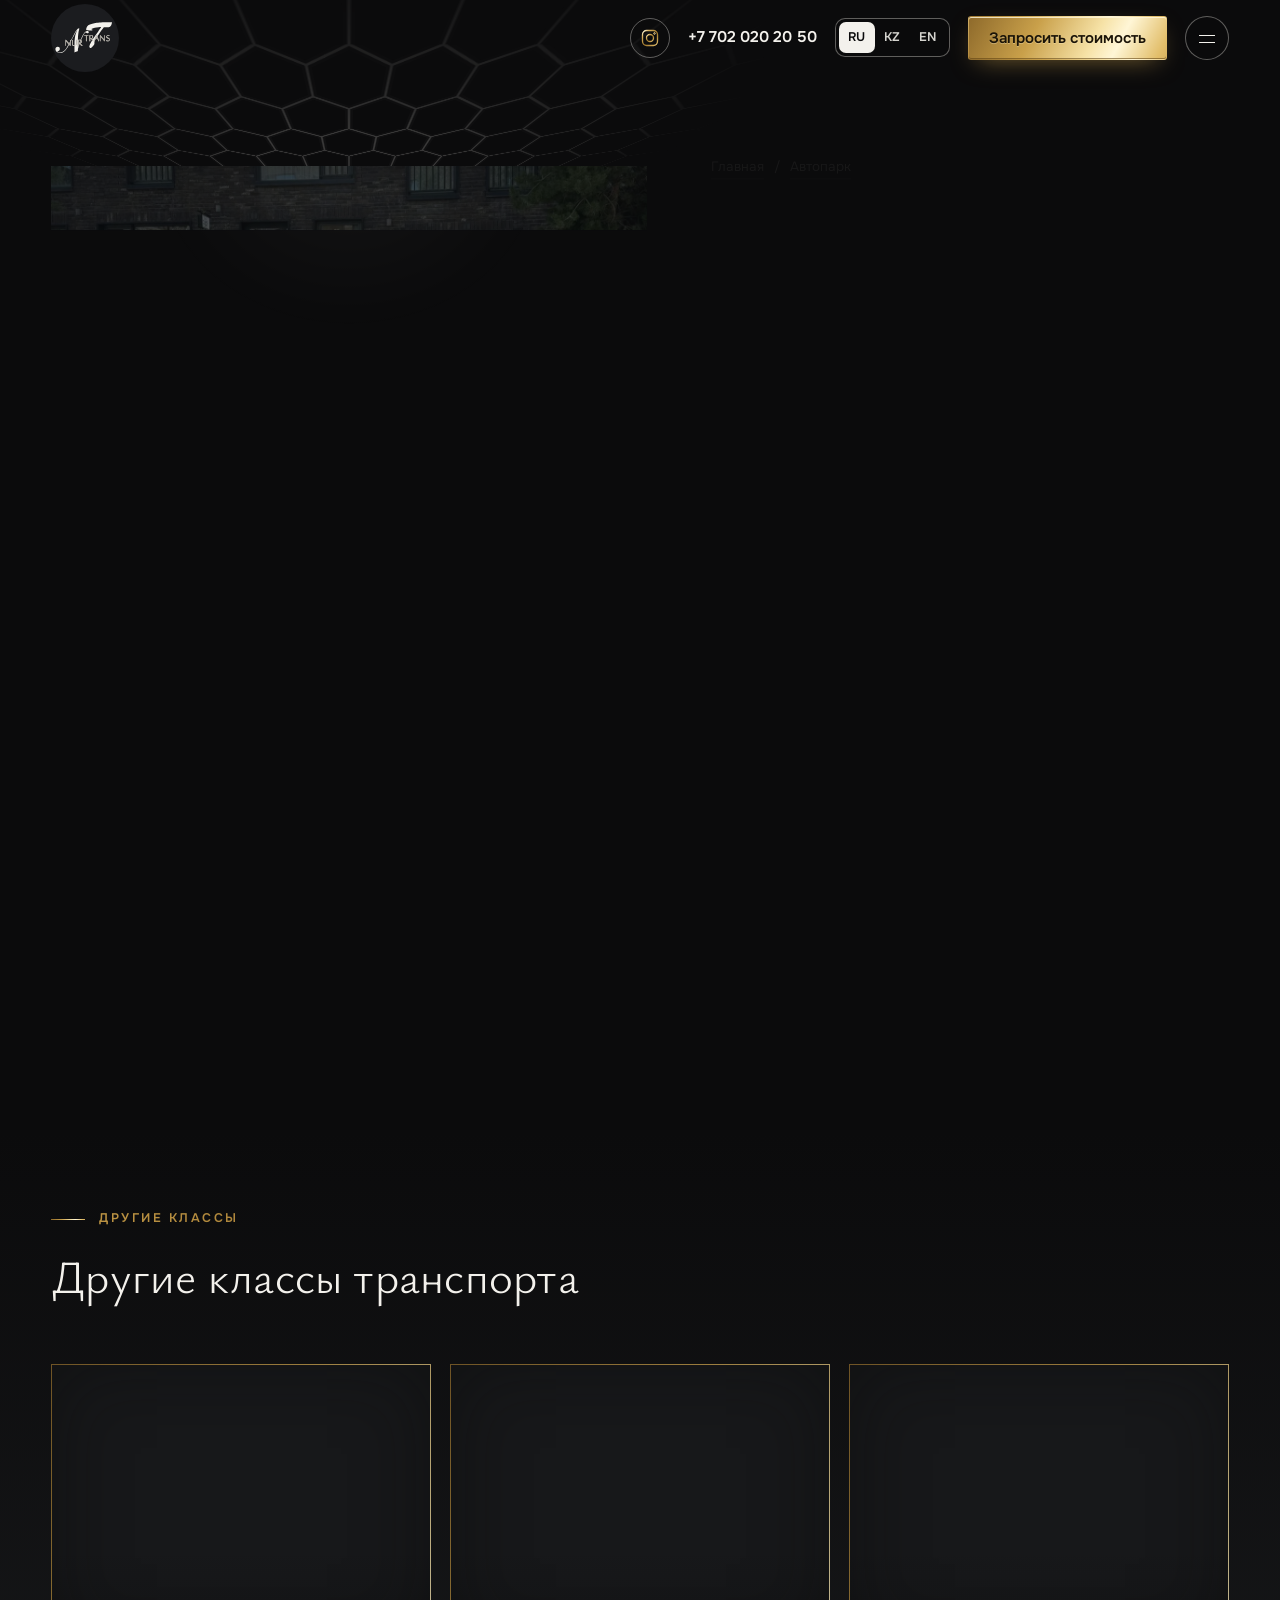
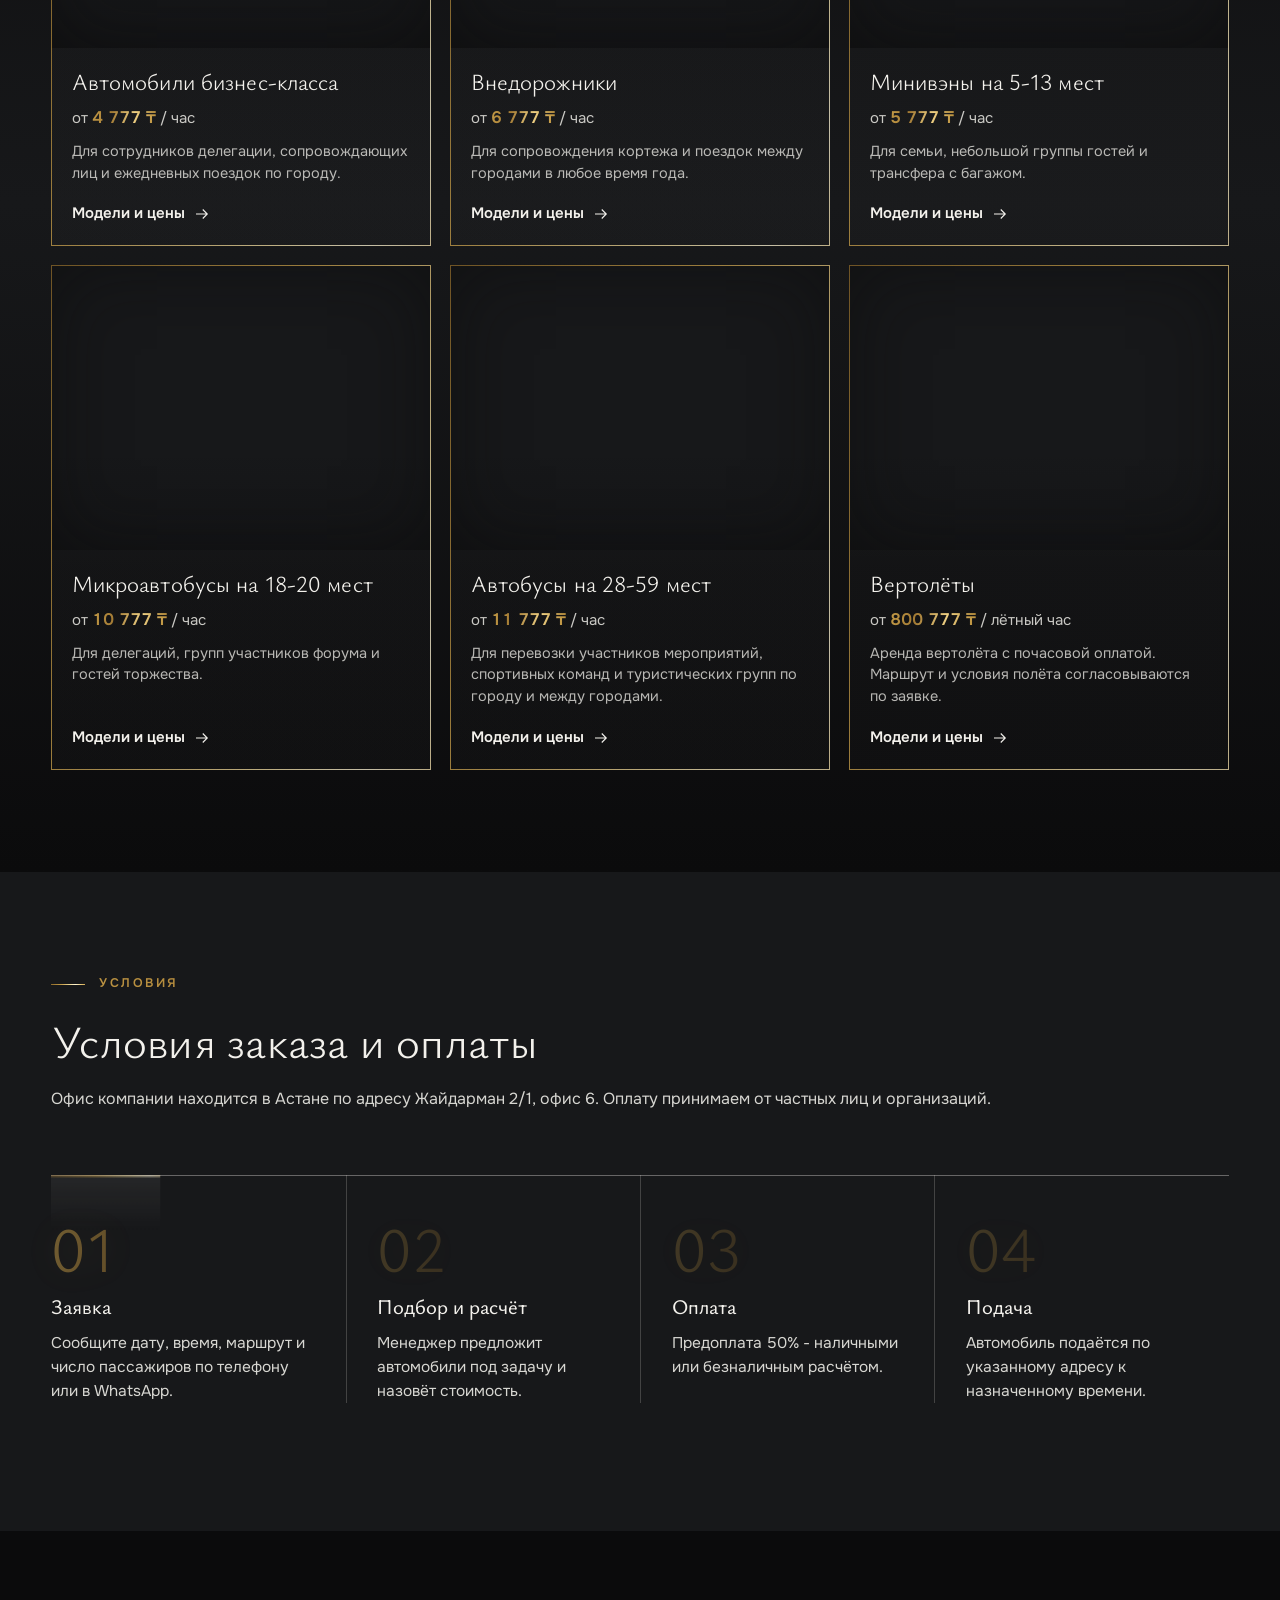
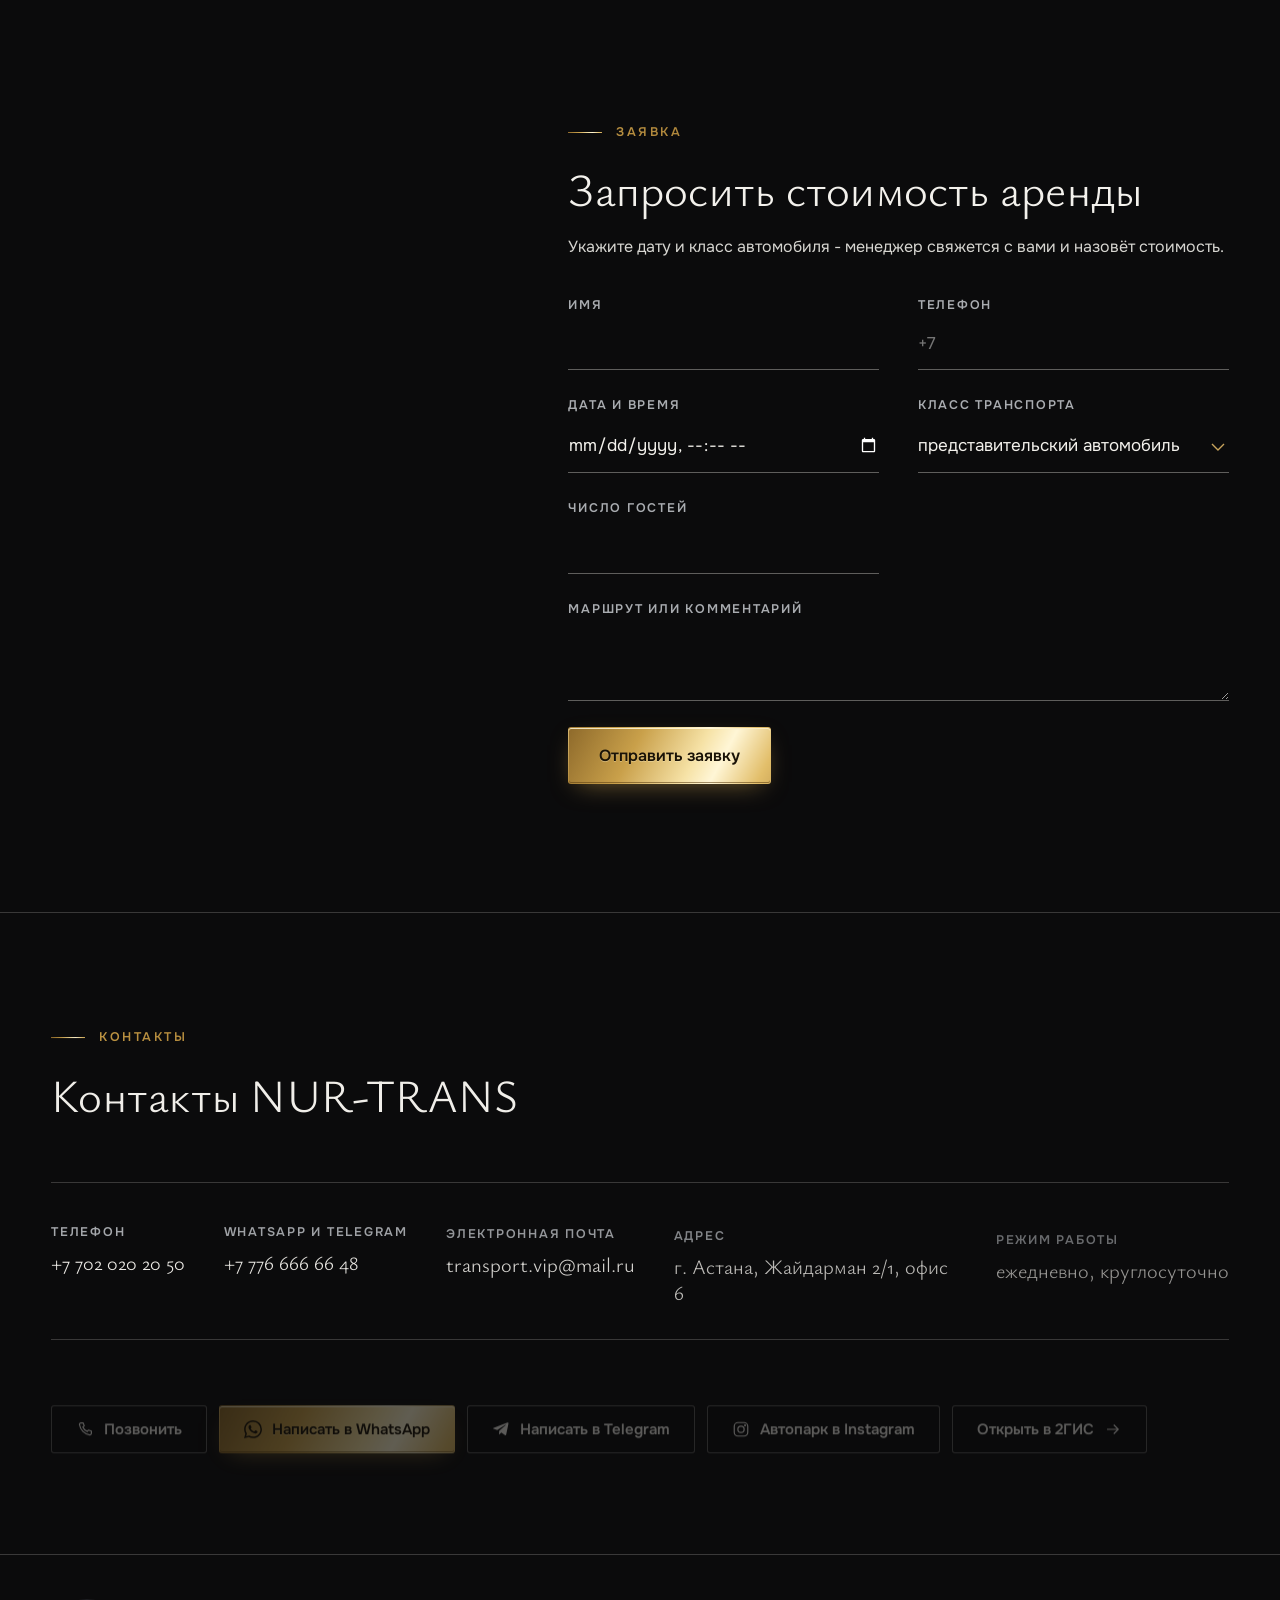
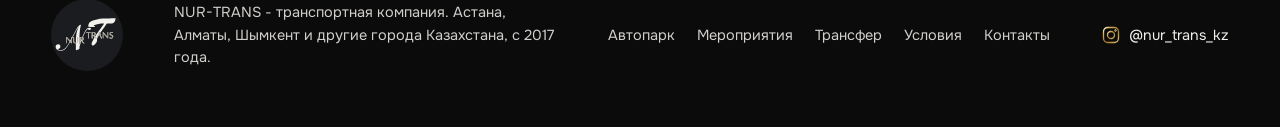
<file: predstavitelskie/index.html>
<!doctype html>
<html lang="ru" data-page="predstavitelskie">
<head>
<meta charset="utf-8">
<meta name="viewport" content="width=device-width, initial-scale=1, viewport-fit=cover">
<meta name="format-detection" content="telephone=no">
<title data-i18n="p.title">Аренда представительских автомобилей с водителем - Астана, Алматы, Шымкент - NUR-TRANS</title>
<meta name="description" content="Аренда представительских автомобилей с водителем: Mercedes-Maybach, Rolls-Royce, Mercedes-Benz S-Class, Bentley. Цены за час. Астана, Алматы, Шымкент, весь Казахстан.">
<meta name="theme-color" content="#0B0B0C">
<link rel="canonical" href="https://nur-trans.com/predstavitelskie/">
<meta property="og:type" content="website">
<meta property="og:locale" content="ru_RU">
<meta property="og:title" content="Аренда представительских автомобилей с водителем - Астана, Алматы, Шымкент - NUR-TRANS">
<meta property="og:description" content="Аренда представительских автомобилей с водителем: Mercedes-Maybach, Rolls-Royce, Mercedes-Benz S-Class, Bentley. Цены за час. Астана, Алматы, Шымкент, весь Казахстан.">
<meta property="og:url" content="https://nur-trans.com/predstavitelskie/">
<meta property="og:site_name" content="NUR-TRANS">
<meta property="og:image" content="https://nur-trans.com/assets/img/og-image.jpg">
<meta property="og:image:width" content="1200">
<meta property="og:image:height" content="630">
<meta name="twitter:card" content="summary_large_image">
<meta name="twitter:title" content="Аренда представительских автомобилей с водителем - Астана, Алматы, Шымкент - NUR-TRANS">
<meta name="twitter:description" content="Аренда представительских автомобилей с водителем: Mercedes-Maybach, Rolls-Royce, Mercedes-Benz S-Class, Bentley. Цены за час. Астана, Алматы, Шымкент, весь Казахстан.">
<meta name="twitter:image" content="https://nur-trans.com/assets/img/og-image.jpg">
<link rel="icon" href="../favicon.ico" sizes="any">
<link rel="icon" type="image/png" sizes="32x32" href="../assets/img/favicon-32.png">
<link rel="icon" type="image/png" sizes="16x16" href="../assets/img/favicon-16.png">
<link rel="apple-touch-icon" href="../assets/img/apple-touch-icon.png">
<link rel="preload" as="image" href="../assets/photos/plate-10.webp" fetchpriority="high">
<link rel="stylesheet" href="../styles.css?v=20261123-1">
<script type="application/ld+json">
{"@context": "https://schema.org", "@graph": [{"@type": "BreadcrumbList", "itemListElement": [{"@type": "ListItem", "position": 1, "name": "NUR-TRANS", "item": "https://nur-trans.com/"}, {"@type": "ListItem", "position": 2, "name": "Автопарк", "item": "https://nur-trans.com/#avtopark"}, {"@type": "ListItem", "position": 3, "name": "Представительские автомобили", "item": "https://nur-trans.com/predstavitelskie/"}]}, {"@type": "Service", "name": "Аренда представительских автомобилей с водителем", "url": "https://nur-trans.com/predstavitelskie/", "serviceType": "Представительские автомобили", "provider": {"@id": "https://nur-trans.com/#org"}, "areaServed": ["Астана", "Алматы", "Шымкент", "Казахстан"]}]}
</script>
<script async src="https://www.googletagmanager.com/gtm.js?id=GTM-THR3546C"></script>
<script>
  window.dataLayer = window.dataLayer || [];
  function gtag(){dataLayer.push(arguments);}
  gtag('js', new Date());
  window.AW_CONV = {
    phone: 'AW-18591531734/GYgZCI-a-r0dENaFkaFF',
    contact: 'AW-18591531734/q_MeCNe--b0dENaFkaFF',
    form: 'AW-18591531734/TJP2CO2w-r0dENaFkaFF'
  };
  function gtag_report_conversion(url, sendTo) {
    gtag('event', 'conversion', {
      'send_to': sendTo || window.AW_CONV.phone,
      'value': 1.0,
      'currency': 'USD',
      'transport_type': 'beacon'
    });
    return false;
  }
</script>
<script src="https://lead-bot.sultan-askarov-kz.workers.dev/t.js" data-site="nurtrans" defer></script>
</head>
<body class="page-cls">
<svg width="0" height="0" style="position:absolute" aria-hidden="true" focusable="false"><defs><linearGradient id="g-gold" x1="0" y1="0" x2="1" y2="1" spreadMethod="reflect"><stop offset="0" stop-color="#A27A34"/><stop offset=".35" stop-color="#E2BE6A"/><stop offset=".5" stop-color="#FFF6D6"/><stop offset=".65" stop-color="#D9B25E"/><stop offset="1" stop-color="#9C7429"/><animateTransform attributeName="gradientTransform" type="translate" values="-1 -1;-1 -1;1 1;1 1" keyTimes="0;.25;.75;1" dur="5.5s" repeatCount="indefinite"/></linearGradient><linearGradient id="g-gold-h" gradientUnits="userSpaceOnUse" x1="0" y1="0" x2="600" y2="0"><stop offset="0" stop-color="#A27A34"/><stop offset=".45" stop-color="#E2BE6A"/><stop offset=".5" stop-color="#FFF6D6"/><stop offset=".55" stop-color="#E2BE6A"/><stop offset="1" stop-color="#A27A34"/></linearGradient></defs>
<symbol id="logo" viewBox="25 26 584 584"><circle cx="317" cy="318" r="292" fill="var(--logo-disc,#17181A)"/><path fill="var(--logo-mark,#F3F1EC)" fill-rule="evenodd" d="M111.7 445.8C123.5 444.0 132.9 439.1 142.5 429.7C155.0 417.4 162.6 406.6 176.2 381.8C179.0 376.6 179.8 375.3 180.4 375.3C180.5 375.3 182.7 377.6 185.2 380.3C189.8 385.4 190.7 386.1 192.2 385.4C193.0 385.0 193.0 385.0 193.1 367.5C193.2 351.9 193.2 350.0 193.7 349.5C194.0 349.1 197.1 343.7 200.5 337.3C203.9 331.0 209.0 321.6 211.8 316.5C214.6 311.4 219.7 302.0 223.2 295.7C234.0 275.8 246.7 254.9 249.8 252.0C250.9 251.0 250.7 251.4 248.6 255.5C239.9 272.5 232.7 295.6 230.5 313.5C229.9 319.1 229.1 326.3 228.8 329.0C228.7 330.2 228.3 334.8 227.8 339.3C227.1 346.8 227.0 348.9 227.0 363.9C227.0 383.5 227.3 382.2 223.6 381.9C216.5 381.4 213.5 378.7 212.7 372.3C212.5 370.9 212.3 362.1 212.3 352.6C212.3 343.1 212.2 335.2 212.1 334.9C211.9 334.1 206.6 334.1 206.0 334.8C205.2 335.8 205.7 372.4 206.6 375.1C209.0 382.3 213.8 385.4 222.8 385.9C224.7 386.0 226.4 386.2 226.5 386.4C226.6 386.6 226.7 398.8 226.7 413.6C226.6 445.0 226.3 442.3 230.1 440.9C233.3 439.7 247.3 434.4 251.8 432.7C256.3 430.9 255.9 432.0 256.3 419.7C256.6 409.1 257.3 406.5 265.5 382.7C265.8 381.8 267.0 378.4 268.2 375.0C270.9 367.1 271.8 364.9 272.5 365.1C272.8 365.1 274.5 367.8 276.4 371.2C283.7 384.4 285.2 385.8 291.9 385.8C297.5 385.7 299.3 383.9 295.1 382.5C291.2 381.1 287.5 377.0 282.6 368.6C279.4 363.2 279.4 363.1 282.1 361.6C289.1 357.5 292.0 348.7 288.7 341.5C287.9 339.7 285.3 336.7 284.6 336.7C283.0 336.7 283.5 335.3 290.4 319.8C300.6 297.1 308.5 283.0 315.6 274.7C319.9 269.8 321.3 269.6 326.3 273.1C335.8 279.9 349.7 276.9 349.7 268.0C349.7 257.7 330.8 255.1 320.0 263.9C309.4 272.4 297.1 292.7 282.3 326.2C280.6 330.0 279.1 333.3 278.9 333.5C278.8 333.7 275.5 333.8 270.9 333.9C260.9 333.9 258.7 334.1 258.3 335.2C257.6 337.1 257.9 383.7 258.7 385.1C259.3 386.3 259.3 386.3 258.7 388.6C257.9 391.5 257.0 393.7 256.7 393.7C256.0 393.7 255.7 335.9 256.3 323.3C257.2 306.4 257.4 303.0 257.7 299.7C257.9 297.7 258.3 292.4 258.7 287.8C259.9 273.2 263.1 255.7 267.5 239.9C268.7 235.6 268.1 234.3 265.0 234.3C259.9 234.4 251.0 241.4 243.8 251.1C237.0 260.0 236.9 260.3 215.7 300.0C200.0 329.3 194.8 339.0 194.3 339.7C193.5 340.9 193.0 340.2 193.0 337.5C193.0 334.7 192.7 334.3 190.8 334.3C188.7 334.3 188.7 334.3 188.7 342.4C188.7 350.8 189.0 349.5 184.4 357.5C179.9 365.3 181.5 365.6 171.7 354.8C151.8 333.0 152.8 334.0 151.3 334.0C150.6 334.0 150.0 334.1 149.9 334.3C149.8 334.4 149.7 345.9 149.7 359.7C149.6 387.4 149.4 385.3 151.9 385.3C154.2 385.3 154.1 386.1 154.0 365.5C153.8 343.7 153.3 345.2 158.9 351.3C169.6 362.9 176.2 370.5 176.3 371.0C176.3 371.4 174.4 375.2 171.6 380.1C169.0 384.7 165.9 390.4 164.6 392.7C153.1 413.1 137.9 430.4 126.0 436.6C110.8 444.5 91.1 443.6 79.6 434.5C76.7 432.2 76.8 432.0 81.7 431.3C93.8 429.7 101.0 422.4 101.0 411.6C101.0 399.2 94.2 392.4 82.2 392.7C70.7 393.0 62.1 402.9 62.8 415.3C63.9 436.6 85.1 449.9 111.7 445.8ZM367.5 403.3C375.0 400.5 390.2 384.7 395.5 374.0C397.8 369.5 398.1 367.6 398.1 358.0C398.2 349.5 398.2 349.5 399.1 347.0C401.1 341.7 408.7 327.5 409.6 327.2C409.9 327.1 413.2 326.9 417.0 326.8C425.7 326.5 424.6 325.6 428.2 336.2C431.4 345.7 431.4 345.7 434.6 345.7C438.7 345.7 438.7 345.8 435.8 337.9C427.9 316.2 423.7 304.3 423.7 303.9C423.7 303.3 437.0 283.5 445.5 271.5C449.6 265.8 456.3 256.3 460.5 250.3C476.0 228.5 478.1 225.6 478.9 225.1C479.6 224.7 480.9 224.6 489.9 225.0C504.8 225.5 515.8 225.4 519.5 224.8C531.1 222.8 538.6 217.0 543.3 206.4C545.6 201.0 549.4 185.3 548.8 183.1C548.5 181.8 548.0 181.8 522.2 182.7C517.0 182.8 508.3 183.1 502.8 183.3C491.8 183.7 474.3 184.2 453.4 184.7C434.3 185.1 425.0 186.2 406.0 190.2C367.2 198.3 343.6 207.6 337.0 217.3C331.6 225.3 325.9 241.8 327.0 246.5C327.5 248.9 330.2 250.7 334.8 251.8C344.7 254.1 369.8 253.4 380.5 250.6C383.8 249.8 383.3 249.2 376.9 246.0C370.0 242.5 369.9 242.4 376.0 239.2C386.3 233.8 397.9 230.3 412.7 228.2C427.5 226.1 431.0 225.6 433.8 225.3C447.1 224.0 455.1 223.7 455.5 224.3C456.0 225.1 443.9 243.1 429.1 263.6C403.1 299.4 393.1 313.7 385.0 326.6C381.6 332.1 381.6 332.1 378.9 327.6C376.5 323.4 376.5 323.3 378.9 321.9C390.7 315.3 389.7 298.6 377.2 294.8C374.7 294.0 357.4 293.9 356.1 294.6C355.3 295.0 355.3 295.0 355.3 319.8C355.3 334.5 355.5 344.7 355.7 345.0C355.9 345.3 356.7 345.5 358.4 345.6C362.5 345.8 362.3 346.3 362.3 334.5C362.3 323.0 362.0 323.9 366.4 324.1C369.5 324.2 369.5 324.2 373.4 331.2C375.6 335.0 377.3 338.4 377.3 338.6C377.3 338.9 375.8 341.8 373.9 345.1C361.0 367.8 354.8 381.9 354.1 390.2C353.5 398.3 361.0 405.7 367.5 403.3ZM186.1 370.6C183.7 368.1 183.7 368.1 185.3 365.1C188.5 359.3 188.7 359.4 188.7 366.7C188.7 373.2 188.6 373.3 186.1 370.6ZM265.2 366.1C264.8 365.7 265.0 364.8 265.5 364.4C266.1 363.8 266.5 364.4 266.2 365.5C266.0 366.3 265.6 366.5 265.2 366.1ZM265.7 359.7C264.7 358.7 264.6 339.0 265.6 338.0C267.5 336.2 277.2 337.3 276.6 339.3C275.9 341.5 268.3 359.8 267.9 360.0C267.2 360.5 266.4 360.4 265.7 359.7ZM274.7 358.6C274.7 356.9 280.5 343.2 281.2 343.2C283.7 343.2 282.8 354.8 280.1 357.4C278.2 359.3 274.7 360.0 274.7 358.6ZM517.5 345.5C527.4 342.9 532.5 332.5 528.0 323.8C526.3 320.3 523.6 318.4 516.5 315.3C507.5 311.5 505.7 309.9 505.7 305.5C505.7 299.0 511.7 296.9 522.0 299.8C525.6 300.9 525.8 300.8 526.5 298.0C527.3 294.9 527.0 294.7 520.7 294.0C508.3 292.6 500.2 298.0 500.2 307.7C500.2 315.0 502.8 317.8 513.4 322.4C523.0 326.5 525.2 329.5 523.3 336.3C521.8 341.9 512.4 342.8 503.7 338.3C500.7 336.8 500.4 336.9 499.2 339.7C498.3 342.2 498.4 342.7 500.3 343.6C504.9 346.0 512.4 346.8 517.5 345.5ZM331.7 345.3C332.3 345.0 332.3 344.4 332.3 322.6C332.3 310.2 332.4 299.8 332.5 299.4C332.8 298.3 334.5 298.0 340.2 298.0C347.4 298.0 348.8 297.5 347.7 295.1C347.3 294.3 347.3 294.3 329.2 294.3C309.2 294.3 310.0 294.3 310.0 296.3C310.0 297.8 310.5 297.9 317.8 298.1C323.1 298.2 324.5 298.4 324.9 298.8C325.3 299.2 325.4 302.1 325.4 321.6C325.3 333.8 325.4 344.1 325.5 344.5C326.0 345.6 330.1 346.2 331.7 345.3ZM449.4 344.9C449.6 344.7 449.7 336.2 449.6 326.1C449.6 305.3 449.5 305.9 451.8 308.3C453.4 310.1 466.7 324.8 475.1 334.2C485.5 345.7 486.8 346.8 488.3 345.3C488.8 344.7 488.8 295.3 488.3 294.7C488.0 294.5 487.3 294.3 486.5 294.3C484.2 294.3 484.3 293.3 484.3 313.7C484.3 331.5 484.3 332.3 483.7 332.3C483.4 332.3 481.4 330.4 478.9 327.8C476.6 325.2 469.0 316.8 461.9 309.0C448.8 294.6 447.7 293.6 446.2 294.3C445.1 294.8 444.8 344.6 445.9 345.3C446.7 345.8 449.0 345.5 449.4 344.9ZM412.6 323.1C412.0 322.6 412.5 321.6 415.4 316.8C419.4 310.3 419.3 310.3 421.6 316.7C424.0 323.6 424.3 323.1 418.0 323.3C415.1 323.3 412.7 323.2 412.6 323.1ZM362.7 319.9C362.0 319.2 362.2 298.5 362.9 298.0C364.7 296.4 374.0 297.9 376.5 300.1C381.3 304.2 380.6 316.4 375.5 318.7C372.3 320.1 363.8 321.0 362.7 319.9Z"/><path fill="var(--logo-word,#A9A49B)" fill-rule="evenodd" d="M229.5 386.0C234.6 384.6 234.3 384.8 234.3 382.8C234.3 380.9 234.3 380.9 230.4 381.2C228.3 381.3 226.2 381.5 225.9 381.7C225.4 382.0 222.0 381.7 219.7 381.1C217.1 380.5 214.8 378.3 213.5 375.2C212.9 373.5 212.8 373.0 212.7 354.2C212.7 341.0 212.5 334.7 212.3 334.4C211.7 333.8 206.5 333.8 205.9 334.5C205.1 335.3 205.1 367.9 205.8 372.3C206.9 379.3 210.0 383.2 215.8 385.1C219.0 386.1 226.9 386.6 229.5 386.0ZM295.3 384.2C295.3 382.4 295.3 382.3 294.2 381.9C291.4 380.7 286.9 375.4 282.7 368.3C279.6 362.9 279.6 363.6 282.8 361.6C285.9 359.5 287.3 358.1 288.8 355.0C290.3 351.8 290.4 343.9 288.9 341.0C287.6 338.6 283.9 335.0 282.7 335.0C282.2 335.0 281.4 334.7 281.0 334.4C279.9 333.6 259.5 333.5 258.6 334.3C257.8 334.9 257.7 384.6 258.4 385.3C258.7 385.5 259.9 385.7 261.9 385.7C265.0 385.7 265.0 385.7 265.2 384.8C265.3 384.2 265.5 383.5 265.7 383.1C266.1 382.0 266.1 378.7 265.7 378.7C265.5 378.7 265.3 377.1 265.3 374.5C265.3 372.1 265.5 370.3 265.7 370.2C266.1 369.9 266.1 366.3 265.6 366.3C265.4 366.3 265.3 365.9 265.4 365.4C265.5 364.3 269.5 363.6 270.2 364.5C270.4 364.8 271.0 365.0 271.6 365.0C272.5 365.0 272.7 365.2 274.7 368.8C283.7 385.0 284.6 385.9 291.9 386.0C295.3 386.0 295.3 386.0 295.3 384.2ZM153.9 366.3C154.0 356.0 154.1 347.4 154.3 347.2C154.4 347.1 158.5 351.3 163.4 356.7C175.3 369.8 176.0 370.7 176.2 371.8C176.3 372.3 176.6 372.7 176.9 372.7C177.8 372.7 178.7 373.7 178.7 374.7C178.7 375.5 178.8 375.7 179.6 375.7C180.3 375.7 181.0 376.3 183.1 378.6C189.3 385.5 189.2 385.3 191.2 385.3C192.2 385.3 193.0 385.2 193.1 385.0C193.4 384.6 193.4 335.6 193.2 334.9C193.0 334.4 192.6 334.3 190.7 334.4L188.5 334.5L188.3 342.8C188.2 347.4 188.3 355.7 188.4 361.3C188.6 368.7 188.6 371.5 188.3 371.8C187.7 372.4 184.3 368.5 184.3 367.3C184.3 366.5 184.2 366.3 183.4 366.3C182.2 366.3 181.7 365.8 181.7 364.6C181.7 363.9 181.5 363.7 180.8 363.6C180.1 363.4 176.3 359.5 166.5 348.7C153.2 334.0 153.2 334.0 151.3 334.1L149.5 334.2L149.4 359.3C149.4 373.2 149.4 384.7 149.5 384.9C149.6 385.2 150.3 385.3 151.7 385.3L153.8 385.2L153.9 366.3ZM241.8 379.2C245.5 375.0 245.7 373.7 245.7 352.5C245.7 332.3 246.0 334.0 242.4 334.0C238.3 334.0 238.7 332.1 238.6 353.6C238.6 371.3 238.6 372.3 237.9 374.5C236.5 379.4 236.7 380.7 238.8 380.7C240.5 380.7 240.7 380.6 241.8 379.2ZM265.8 359.6C265.1 358.9 265.2 338.9 265.8 338.2C267.4 336.7 276.3 337.5 276.3 339.1C276.3 339.5 276.7 339.7 277.5 339.7C278.9 339.7 280.0 340.6 280.0 341.9C280.0 342.6 280.2 342.9 280.8 343.2C283.6 344.4 282.5 355.4 279.4 357.6C277.0 359.3 266.9 360.8 265.8 359.6ZM390.8 346.1C393.1 345.8 393.2 342.9 390.9 341.8C388.0 340.4 382.7 334.2 382.7 332.1C382.7 331.2 382.5 331.0 382.0 331.0C381.4 331.0 381.0 330.5 378.4 326.1C376.9 323.6 377.0 323.6 380.2 321.5C385.7 317.9 388.0 312.4 387.1 305.4C386.3 299.5 383.2 296.2 377.0 294.5C374.0 293.6 357.0 293.7 355.8 294.5C355.0 295.0 355.0 295.0 355.0 319.7C355.0 336.1 355.1 344.6 355.3 345.0C355.6 345.6 356.1 345.7 358.5 345.7C362.7 345.7 362.3 346.8 362.3 335.3C362.3 323.5 362.2 324.0 366.0 324.0C367.9 324.0 368.4 324.1 369.1 324.8C370.5 326.1 377.0 338.1 377.0 339.5C377.0 340.5 377.1 340.7 377.8 340.7C378.2 340.7 378.9 341.2 379.7 342.3C382.2 345.6 385.7 346.8 390.8 346.1ZM519.1 345.4C522.4 344.2 524.0 343.0 524.0 341.8C524.0 340.7 524.1 340.7 525.1 340.7C529.0 340.7 531.2 329.8 528.5 324.1C526.9 320.5 523.2 317.7 516.8 315.2C508.2 311.8 505.8 309.5 506.1 305.1C506.6 299.1 506.4 299.5 509.6 299.1C513.7 298.7 516.5 298.8 519.3 299.5C525.8 301.0 526.8 300.7 526.6 296.7C526.5 294.1 526.6 294.1 518.8 293.8C510.7 293.5 506.7 294.6 506.7 297.2C506.7 298.7 506.7 298.7 504.9 298.7C501.7 298.7 499.8 302.0 499.9 307.8C499.9 315.3 502.7 318.3 513.7 322.9C522.2 326.4 524.4 329.2 523.3 334.7C523.1 335.9 522.8 337.4 522.8 338.1C522.6 339.2 522.5 339.3 521.4 339.4C520.7 339.5 519.3 339.9 518.3 340.3C514.9 341.6 510.9 341.1 505.5 338.8C500.5 336.7 499.0 337.2 499.0 341.3C499.0 343.3 499.0 343.3 500.3 344.0C504.9 346.3 514.5 347.0 519.1 345.4ZM332.3 345.3C332.6 345.0 332.7 339.4 332.7 322.1C332.7 299.3 332.7 299.3 333.4 298.9C334.0 298.5 335.9 298.3 340.8 298.1C347.4 297.9 347.4 297.9 347.3 296.0L347.2 294.2L329.5 294.1C308.7 294.0 310.3 293.8 310.3 296.2C310.3 297.2 310.4 298.0 310.6 298.0C310.7 298.1 313.9 298.2 317.6 298.3C323.8 298.5 324.4 298.6 324.9 299.1C325.3 299.7 325.3 303.4 325.3 322.3C325.3 339.4 325.4 345.0 325.7 345.3C326.0 345.5 327.2 345.7 329.0 345.7C330.8 345.7 332.0 345.5 332.3 345.3ZM400.7 344.1C401.1 343.2 401.3 341.9 401.3 340.6C401.3 339.1 401.7 337.6 403.0 333.9C405.6 326.8 405.0 327.5 409.2 327.2C415.4 326.8 423.8 327.0 424.4 327.4C425.0 327.9 425.9 330.1 428.8 338.9C431.2 346.0 430.9 345.7 434.7 345.7C437.7 345.7 437.7 345.7 437.7 343.9C437.7 342.7 437.3 341.2 436.7 339.4C436.1 338.0 434.1 332.4 432.2 327.0C430.2 321.6 427.6 314.3 426.3 310.8C424.7 306.4 424.0 304.0 424.0 302.9C424.0 301.8 423.9 301.4 423.4 301.3C423.1 301.2 422.6 300.4 422.3 299.6C419.9 293.2 420.3 293.8 418.3 293.7C414.0 293.5 412.1 295.3 412.0 299.6C412.0 301.3 412.0 301.3 413.8 301.3C415.4 301.3 415.6 301.4 416.0 302.2C416.9 304.2 418.7 309.7 418.7 310.5C418.7 311.0 418.9 311.6 419.2 311.9C420.6 313.3 423.2 322.3 422.5 322.9C421.7 323.4 408.1 323.2 407.5 322.7C407.4 322.5 407.6 321.4 408.1 320.0C408.6 318.7 409.0 317.3 409.0 317.0C409.0 316.6 409.1 316.3 409.3 316.3C409.5 316.3 409.8 315.7 409.9 315.0C410.0 314.3 410.2 313.7 410.4 313.7C410.5 313.7 410.8 313.1 410.9 312.3C411.0 311.6 411.2 311.0 411.4 311.0C411.5 311.0 411.7 310.6 411.7 310.2C411.7 309.7 411.8 309.3 412.0 309.3C412.2 309.3 412.3 309.0 412.3 308.5C412.3 308.0 412.5 307.7 412.7 307.7C412.8 307.7 413.0 306.8 413.0 305.8C413.0 304.0 413.0 304.0 411.2 304.0C409.4 304.0 409.3 304.0 409.3 304.8C409.3 305.3 409.2 305.7 409.0 305.7C408.8 305.7 408.7 306.0 408.7 306.5C408.7 307.0 408.5 307.3 408.3 307.3C408.2 307.3 408.0 307.7 408.0 308.2C408.0 308.6 407.9 309.0 407.7 309.0C407.5 309.0 407.2 309.6 407.1 310.3C407.0 311.1 406.8 311.7 406.6 311.7C406.5 311.7 406.3 312.2 406.1 312.9C406.0 313.6 405.8 314.2 405.7 314.3C405.4 314.5 404.5 316.7 401.5 324.2C400.4 327.1 398.9 330.7 398.3 332.2C393.0 345.4 393.0 345.7 397.2 345.7C400.0 345.7 400.0 345.7 400.7 344.1ZM449.7 344.9C450.0 344.4 450.1 339.7 449.9 325.9C449.8 315.9 449.8 307.6 450.0 307.5C450.3 307.3 450.7 307.6 455.8 313.3C467.3 326.1 469.3 328.3 471.3 330.5C472.5 331.8 476.0 335.7 479.1 339.1C484.8 345.4 484.8 345.4 486.8 345.3L488.8 345.2L488.9 320.5C489.0 291.8 489.2 294.3 486.7 294.3C483.7 294.3 483.9 292.9 484.0 313.6C484.1 323.7 484.0 332.1 483.9 332.2C483.7 332.4 481.1 329.6 464.2 311.0C448.1 293.2 449.2 294.3 447.0 294.4L445.2 294.5L445.1 319.6C445.0 337.9 445.1 344.9 445.4 345.2C446.0 346.0 449.2 345.8 449.7 344.9ZM363.4 320.0C362.4 319.6 362.3 318.6 362.4 308.1C362.5 296.6 362.1 297.5 367.7 297.8C376.5 298.1 380.3 302.4 379.3 311.1C378.8 315.0 377.6 317.3 375.3 318.5C373.2 319.6 365.0 320.6 363.4 320.0Z"/></symbol>
<symbol id="ic-wa" viewBox="0 0 24 24"><path fill="currentColor" d="M17.472 14.382c-.297-.149-1.758-.867-2.03-.967-.273-.099-.471-.148-.67.15-.197.297-.767.966-.94 1.164-.173.199-.347.223-.644.075-.297-.15-1.255-.463-2.39-1.475-.883-.788-1.48-1.761-1.653-2.059-.173-.297-.018-.458.13-.606.134-.133.298-.347.446-.52.149-.174.198-.298.298-.497.099-.198.05-.371-.025-.52-.075-.149-.669-1.612-.916-2.207-.242-.579-.487-.5-.669-.51-.173-.008-.371-.01-.57-.01-.198 0-.52.074-.792.372-.272.297-1.04 1.016-1.04 2.479 0 1.462 1.065 2.875 1.213 3.074.149.198 2.096 3.2 5.077 4.487.709.306 1.262.489 1.694.625.712.227 1.36.195 1.871.118.571-.085 1.758-.719 2.006-1.413.248-.694.248-1.289.173-1.413-.074-.124-.272-.198-.57-.347m-5.421 7.403h-.004a9.87 9.87 0 0 1-5.031-1.378l-.361-.214-3.741.982.998-3.648-.235-.374a9.86 9.86 0 0 1-1.51-5.26c.001-5.45 4.436-9.884 9.888-9.884 2.64 0 5.122 1.03 6.988 2.898a9.825 9.825 0 0 1 2.893 6.994c-.003 5.45-4.437 9.884-9.885 9.884m8.413-18.297A11.815 11.815 0 0 0 12.05 0C5.495 0 .16 5.335.157 11.892c0 2.096.547 4.142 1.588 5.945L.057 24l6.305-1.654a11.882 11.882 0 0 0 5.683 1.448h.005c6.554 0 11.89-5.335 11.893-11.893a11.821 11.821 0 0 0-3.48-8.413Z"/></symbol>
<symbol id="ic-ig" viewBox="0 0 24 24"><g fill="none" stroke-width="1.6"><rect x="3" y="3" width="18" height="18" rx="5"/><circle cx="12" cy="12" r="4.2"/><circle cx="17.4" cy="6.6" r=".6" fill="currentColor"/></g></symbol>
<symbol id="ic-tg" viewBox="0 0 24 24"><path fill="currentColor" d="M21.9 4.6 18.9 19c-.23 1-.84 1.26-1.7.78l-4.7-3.47-2.27 2.18c-.25.25-.46.46-.95.46l.34-4.8 8.74-7.9c.38-.34-.08-.53-.59-.19L6.97 12.86 2.3 11.4c-1.01-.32-1.03-1.01.21-1.5L20.6 2.93c.84-.31 1.58.2 1.3 1.67Z"/></symbol>
<symbol id="ic-tel" viewBox="0 0 24 24"><path fill="none" stroke="currentColor" stroke-width="1.6" stroke-linejoin="round" d="M6.6 3.5h3l1.4 4-1.9 1.4a11 11 0 0 0 6 6l1.4-1.9 4 1.4v3a2 2 0 0 1-2.2 2A16.5 16.5 0 0 1 4.6 5.700a2 2 0 0 1 2-2.2Z"/></symbol>
<symbol id="ic-arrow" viewBox="0 0 24 24"><path fill="none" stroke="currentColor" stroke-width="1.5" d="M4 12h15m-6-6 6 6-6 6"/></symbol>
<symbol id="ic-hex" viewBox="0 0 24 24"><path fill="none" stroke-width="1.4" d="M12 2.5 20.2 7.200v9.600L12 21.500 3.800 16.800V7.200Z"/></symbol>
</svg>

<header class="hdr" id="hdr">
  <div class="hdr__in">
    <a class="logo" href="../" aria-label="NUR-TRANS"><svg width="68" height="68"><use href="#logo"/></svg></a>
    <nav class="nav" aria-label="Основное меню">
      <a href="../#avtopark" data-i18n="nav.park">Автопарк</a>
      <a href="../#meropriyatiya" data-i18n="nav.events">Мероприятия</a>
      <a href="../#transfer" data-i18n="nav.transfer">Трансфер</a>
      <a href="../#usloviya" data-i18n="nav.terms">Условия</a>
      <a href="../#otzyvy" data-i18n="nav.reviews">Отзывы</a>
      <a href="../#kontakty" data-i18n="nav.contacts">Контакты</a>
    </nav>
    <div class="hdr__right">
      <a class="hdr__ig" href="https://www.instagram.com/nur_trans_kz/" target="_blank" rel="noopener" aria-label="Instagram"><svg width="20" height="20"><use href="#ic-ig"/></svg></a>
      <a class="hdr__tel" href="tel:+77020202050">+7 702 020 20 50</a>
      <div class="lang" role="group" aria-label="Язык">
        <button type="button" data-lang="ru" aria-pressed="true">RU</button>
        <button type="button" data-lang="kk" aria-pressed="false">KZ</button>
        <button type="button" data-lang="en" aria-pressed="false">EN</button>
      </div>
      <a class="btn btn--gold hdr__cta" href="https://wa.me/77766666648?text=%D0%97%D0%B4%D1%80%D0%B0%D0%B2%D1%81%D1%82%D0%B2%D1%83%D0%B9%D1%82%D0%B5%21%20%D0%98%D0%BD%D1%82%D0%B5%D1%80%D0%B5%D1%81%D1%83%D0%B5%D1%82%20%D0%B0%D1%80%D0%B5%D0%BD%D0%B4%D0%B0%20%D0%B0%D0%B2%D1%82%D0%BE%D0%BC%D0%BE%D0%B1%D0%B8%D0%BB%D1%8F.%20%D0%94%D0%B0%D1%82%D0%B0%3A%20%2C%20%D0%B2%D1%80%D0%B5%D0%BC%D1%8F%3A%20%2C%20%D0%BC%D0%B0%D1%80%D1%88%D1%80%D1%83%D1%82%3A" data-wa="wa.common" data-wa-text="Здравствуйте! Интересует аренда автомобиля. Дата: , время: , маршрут:" target="_blank" rel="noopener" data-i18n="cta.price">Запросить стоимость</a>
      <button class="burger" type="button" aria-label="Меню" aria-expanded="false" aria-controls="menu"><i></i><i></i></button>
    </div>
  </div>
</header>

<div class="menu" id="menu" hidden>
  <nav class="menu__nav">
    <a href="../#avtopark" data-i18n="nav.park">Автопарк</a>
    <a href="../#meropriyatiya" data-i18n="nav.events">Мероприятия</a>
    <a href="../#transfer" data-i18n="nav.transfer">Трансфер</a>
    <a href="../#usloviya" data-i18n="nav.terms">Условия</a>
    <a href="../#otzyvy" data-i18n="nav.reviews">Отзывы</a>
    <a href="../#kontakty" data-i18n="nav.contacts">Контакты</a>
  </nav>
  <div class="menu__act">
    <a class="btn btn--line" href="tel:+77020202050"><svg width="18" height="18"><use href="#ic-tel"/></svg><span data-i18n="cta.call">Позвонить</span></a>
    <a class="btn btn--gold" href="https://wa.me/77766666648?text=%D0%97%D0%B4%D1%80%D0%B0%D0%B2%D1%81%D1%82%D0%B2%D1%83%D0%B9%D1%82%D0%B5%21%20%D0%98%D0%BD%D1%82%D0%B5%D1%80%D0%B5%D1%81%D1%83%D0%B5%D1%82%20%D0%B0%D1%80%D0%B5%D0%BD%D0%B4%D0%B0%20%D0%B0%D0%B2%D1%82%D0%BE%D0%BC%D0%BE%D0%B1%D0%B8%D0%BB%D1%8F.%20%D0%94%D0%B0%D1%82%D0%B0%3A%20%2C%20%D0%B2%D1%80%D0%B5%D0%BC%D1%8F%3A%20%2C%20%D0%BC%D0%B0%D1%80%D1%88%D1%80%D1%83%D1%82%3A" data-wa="wa.common" data-wa-text="Здравствуйте! Интересует аренда автомобиля. Дата: , время: , маршрут:" target="_blank" rel="noopener"><svg width="18" height="18"><use href="#ic-wa"/></svg><span>WhatsApp</span></a>
    <a class="btn btn--line" href="https://www.instagram.com/nur_trans_kz/" target="_blank" rel="noopener"><svg width="18" height="18"><use href="#ic-ig"/></svg><span data-i18n="ig.park">Автопарк в Instagram</span></a>
  </div>
</div>

<main>
<section class="bay bay--page" id="predstavitelskie">
  <div class="wrap bay__in">
    <div class="bay__info ph__head">
      <nav class="crumbs" aria-label="Навигация"><a href="../" data-i18n="p.home">Главная</a><span aria-hidden="true">/</span><a href="../#avtopark" data-i18n="nav.park">Автопарк</a></nav>
      <h1 class="display" data-i18n="p.h1">Аренда представительских автомобилей с водителем</h1>
      <p class="lead" data-i18n="p.lead">Rolls-Royce, Bentley, Mercedes-Maybach и Mercedes-Benz S-Class для встречи первых лиц, деловых поездок и торжеств. Астана, Алматы, Шымкент и другие города Казахстана.</p>
    </div>
    <div class="bay__media"><div class="lamp" aria-hidden="true"></div><figure class="frame frame--main"><img src="../assets/photos/plate-10.webp" width="1280" height="1049" decoding="async" fetchpriority="high" alt="Представительский автомобиль из парка NUR-TRANS"></figure><div class="thumbs"><figure class="frame"><img src="../assets/photos/bg-27.webp" width="1080" height="811" loading="lazy" decoding="async" alt="Задний ряд представительского седана с подсветкой салона"></figure><figure class="frame"><img src="../assets/photos/card-17.webp" width="1000" height="599" loading="lazy" decoding="async" alt="Седан Mercedes-Benz из парка NUR-TRANS"></figure><figure class="frame"><img src="../assets/photos/card-18.webp" width="874" height="491" loading="lazy" decoding="async" alt="Салон представительского автомобиля"></figure></div></div>
    <div class="bay__info ph__list">
      <h2 class="ph__sub" data-i18n="p.models">Модели и цены</h2>
      <ul class="models models--price models--order"><li><span class="mdl"><span>Mercedes-Maybach S-Class W223</span></span><span class="pr">75&nbsp;777&nbsp;₸</span><a class="mord" href="https://wa.me/77766666648?text=%D0%97%D0%B4%D1%80%D0%B0%D0%B2%D1%81%D1%82%D0%B2%D1%83%D0%B9%D1%82%D0%B5%21%20%D0%98%D0%BD%D1%82%D0%B5%D1%80%D0%B5%D1%81%D1%83%D0%B5%D1%82%20%D0%B0%D1%80%D0%B5%D0%BD%D0%B4%D0%B0%3A%20Mercedes-Maybach%20S-Class%20W223.%20%D0%94%D0%B0%D1%82%D0%B0%3A%20%2C%20%D0%B2%D1%80%D0%B5%D0%BC%D1%8F%3A%20%2C%20%D0%BC%D0%B0%D1%80%D1%88%D1%80%D1%83%D1%82%3A" data-wa="wa.model" data-wa-text="Здравствуйте! Интересует аренда: Mercedes-Maybach S-Class W223. Дата: , время: , маршрут:" target="_blank" rel="noopener" data-wa-model="Mercedes-Maybach S-Class W223" aria-label="Заказать Mercedes-Maybach S-Class W223 в WhatsApp"><svg width="18" height="18"><use href="#ic-wa"/></svg></a></li><li><span class="mdl"><span>Rolls-Royce</span></span><span class="pr">50&nbsp;777&nbsp;₸</span><a class="mord" href="https://wa.me/77766666648?text=%D0%97%D0%B4%D1%80%D0%B0%D0%B2%D1%81%D1%82%D0%B2%D1%83%D0%B9%D1%82%D0%B5%21%20%D0%98%D0%BD%D1%82%D0%B5%D1%80%D0%B5%D1%81%D1%83%D0%B5%D1%82%20%D0%B0%D1%80%D0%B5%D0%BD%D0%B4%D0%B0%3A%20Rolls-Royce.%20%D0%94%D0%B0%D1%82%D0%B0%3A%20%2C%20%D0%B2%D1%80%D0%B5%D0%BC%D1%8F%3A%20%2C%20%D0%BC%D0%B0%D1%80%D1%88%D1%80%D1%83%D1%82%3A" data-wa="wa.model" data-wa-text="Здравствуйте! Интересует аренда: Rolls-Royce. Дата: , время: , маршрут:" target="_blank" rel="noopener" data-wa-model="Rolls-Royce" aria-label="Заказать Rolls-Royce в WhatsApp"><svg width="18" height="18"><use href="#ic-wa"/></svg></a></li><li><span class="mdl"><span>Mercedes-Benz S-Class W223</span></span><span class="pr">41&nbsp;777&nbsp;₸</span><a class="mord" href="https://wa.me/77766666648?text=%D0%97%D0%B4%D1%80%D0%B0%D0%B2%D1%81%D1%82%D0%B2%D1%83%D0%B9%D1%82%D0%B5%21%20%D0%98%D0%BD%D1%82%D0%B5%D1%80%D0%B5%D1%81%D1%83%D0%B5%D1%82%20%D0%B0%D1%80%D0%B5%D0%BD%D0%B4%D0%B0%3A%20Mercedes-Benz%20S-Class%20W223.%20%D0%94%D0%B0%D1%82%D0%B0%3A%20%2C%20%D0%B2%D1%80%D0%B5%D0%BC%D1%8F%3A%20%2C%20%D0%BC%D0%B0%D1%80%D1%88%D1%80%D1%83%D1%82%3A" data-wa="wa.model" data-wa-text="Здравствуйте! Интересует аренда: Mercedes-Benz S-Class W223. Дата: , время: , маршрут:" target="_blank" rel="noopener" data-wa-model="Mercedes-Benz S-Class W223" aria-label="Заказать Mercedes-Benz S-Class W223 в WhatsApp"><svg width="18" height="18"><use href="#ic-wa"/></svg></a></li><li><span class="mdl"><span>Mercedes-Maybach S-Class W222</span></span><span class="pr">28&nbsp;777&nbsp;₸</span><a class="mord" href="https://wa.me/77766666648?text=%D0%97%D0%B4%D1%80%D0%B0%D0%B2%D1%81%D1%82%D0%B2%D1%83%D0%B9%D1%82%D0%B5%21%20%D0%98%D0%BD%D1%82%D0%B5%D1%80%D0%B5%D1%81%D1%83%D0%B5%D1%82%20%D0%B0%D1%80%D0%B5%D0%BD%D0%B4%D0%B0%3A%20Mercedes-Maybach%20S-Class%20W222.%20%D0%94%D0%B0%D1%82%D0%B0%3A%20%2C%20%D0%B2%D1%80%D0%B5%D0%BC%D1%8F%3A%20%2C%20%D0%BC%D0%B0%D1%80%D1%88%D1%80%D1%83%D1%82%3A" data-wa="wa.model" data-wa-text="Здравствуйте! Интересует аренда: Mercedes-Maybach S-Class W222. Дата: , время: , маршрут:" target="_blank" rel="noopener" data-wa-model="Mercedes-Maybach S-Class W222" aria-label="Заказать Mercedes-Maybach S-Class W222 в WhatsApp"><svg width="18" height="18"><use href="#ic-wa"/></svg></a></li><li><span class="mdl"><span>Bentley</span></span><span class="pr">16&nbsp;777&nbsp;₸</span><a class="mord" href="https://wa.me/77766666648?text=%D0%97%D0%B4%D1%80%D0%B0%D0%B2%D1%81%D1%82%D0%B2%D1%83%D0%B9%D1%82%D0%B5%21%20%D0%98%D0%BD%D1%82%D0%B5%D1%80%D0%B5%D1%81%D1%83%D0%B5%D1%82%20%D0%B0%D1%80%D0%B5%D0%BD%D0%B4%D0%B0%3A%20Bentley.%20%D0%94%D0%B0%D1%82%D0%B0%3A%20%2C%20%D0%B2%D1%80%D0%B5%D0%BC%D1%8F%3A%20%2C%20%D0%BC%D0%B0%D1%80%D1%88%D1%80%D1%83%D1%82%3A" data-wa="wa.model" data-wa-text="Здравствуйте! Интересует аренда: Bentley. Дата: , время: , маршрут:" target="_blank" rel="noopener" data-wa-model="Bentley" aria-label="Заказать Bentley в WhatsApp"><svg width="18" height="18"><use href="#ic-wa"/></svg></a></li><li><span class="mdl"><span>Mercedes-Benz S-Class W222</span></span><span class="pr">15&nbsp;777&nbsp;₸</span><a class="mord" href="https://wa.me/77766666648?text=%D0%97%D0%B4%D1%80%D0%B0%D0%B2%D1%81%D1%82%D0%B2%D1%83%D0%B9%D1%82%D0%B5%21%20%D0%98%D0%BD%D1%82%D0%B5%D1%80%D0%B5%D1%81%D1%83%D0%B5%D1%82%20%D0%B0%D1%80%D0%B5%D0%BD%D0%B4%D0%B0%3A%20Mercedes-Benz%20S-Class%20W222.%20%D0%94%D0%B0%D1%82%D0%B0%3A%20%2C%20%D0%B2%D1%80%D0%B5%D0%BC%D1%8F%3A%20%2C%20%D0%BC%D0%B0%D1%80%D1%88%D1%80%D1%83%D1%82%3A" data-wa="wa.model" data-wa-text="Здравствуйте! Интересует аренда: Mercedes-Benz S-Class W222. Дата: , время: , маршрут:" target="_blank" rel="noopener" data-wa-model="Mercedes-Benz S-Class W222" aria-label="Заказать Mercedes-Benz S-Class W222 в WhatsApp"><svg width="18" height="18"><use href="#ic-wa"/></svg></a></li><li><span class="mdl"><span>Lexus LS, BMW 7, Audi A8</span></span><span class="pr">11&nbsp;777&nbsp;₸</span><a class="mord" href="https://wa.me/77766666648?text=%D0%97%D0%B4%D1%80%D0%B0%D0%B2%D1%81%D1%82%D0%B2%D1%83%D0%B9%D1%82%D0%B5%21%20%D0%98%D0%BD%D1%82%D0%B5%D1%80%D0%B5%D1%81%D1%83%D0%B5%D1%82%20%D0%B0%D1%80%D0%B5%D0%BD%D0%B4%D0%B0%3A%20Lexus%20LS%2C%20BMW%207%2C%20Audi%20A8.%20%D0%94%D0%B0%D1%82%D0%B0%3A%20%2C%20%D0%B2%D1%80%D0%B5%D0%BC%D1%8F%3A%20%2C%20%D0%BC%D0%B0%D1%80%D1%88%D1%80%D1%83%D1%82%3A" data-wa="wa.model" data-wa-text="Здравствуйте! Интересует аренда: Lexus LS, BMW 7, Audi A8. Дата: , время: , маршрут:" target="_blank" rel="noopener" data-wa-model="Lexus LS, BMW 7, Audi A8" aria-label="Заказать Lexus LS, BMW 7, Audi A8 в WhatsApp"><svg width="18" height="18"><use href="#ic-wa"/></svg></a></li><li><span class="mdl"><span>Mercedes-Benz S-Class W221</span></span><span class="pr">8&nbsp;777&nbsp;₸</span><a class="mord" href="https://wa.me/77766666648?text=%D0%97%D0%B4%D1%80%D0%B0%D0%B2%D1%81%D1%82%D0%B2%D1%83%D0%B9%D1%82%D0%B5%21%20%D0%98%D0%BD%D1%82%D0%B5%D1%80%D0%B5%D1%81%D1%83%D0%B5%D1%82%20%D0%B0%D1%80%D0%B5%D0%BD%D0%B4%D0%B0%3A%20Mercedes-Benz%20S-Class%20W221.%20%D0%94%D0%B0%D1%82%D0%B0%3A%20%2C%20%D0%B2%D1%80%D0%B5%D0%BC%D1%8F%3A%20%2C%20%D0%BC%D0%B0%D1%80%D1%88%D1%80%D1%83%D1%82%3A" data-wa="wa.model" data-wa-text="Здравствуйте! Интересует аренда: Mercedes-Benz S-Class W221. Дата: , время: , маршрут:" target="_blank" rel="noopener" data-wa-model="Mercedes-Benz S-Class W221" aria-label="Заказать Mercedes-Benz S-Class W221 в WhatsApp"><svg width="18" height="18"><use href="#ic-wa"/></svg></a></li></ul>
      <p class="price-note" data-i18n="price.note">Цена за 1 час аренды с водителем. Итоговую стоимость менеджер подтверждает при заказе.</p>
      <div class="bay__act">
        <a class="btn btn--gold btn--lg" href="https://wa.me/77766666648?text=%D0%97%D0%B4%D1%80%D0%B0%D0%B2%D1%81%D1%82%D0%B2%D1%83%D0%B9%D1%82%D0%B5%21%20%D0%98%D0%BD%D1%82%D0%B5%D1%80%D0%B5%D1%81%D1%83%D0%B5%D1%82%20%D0%B0%D1%80%D0%B5%D0%BD%D0%B4%D0%B0%3A%20%D0%BF%D1%80%D0%B5%D0%B4%D1%81%D1%82%D0%B0%D0%B2%D0%B8%D1%82%D0%B5%D0%BB%D1%8C%D1%81%D0%BA%D0%B8%D0%B9%20%D0%B0%D0%B2%D1%82%D0%BE%D0%BC%D0%BE%D0%B1%D0%B8%D0%BB%D1%8C.%20%D0%94%D0%B0%D1%82%D0%B0%3A%20%2C%20%D0%B2%D1%80%D0%B5%D0%BC%D1%8F%3A%20%2C%20%D0%BC%D0%B0%D1%80%D1%88%D1%80%D1%83%D1%82%3A" data-wa="wa.c1" data-wa-text="Здравствуйте! Интересует аренда: представительский автомобиль. Дата: , время: , маршрут:" target="_blank" rel="noopener"><svg width="18" height="18"><use href="#ic-wa"/></svg><span data-i18n="cta.price">Запросить стоимость</span></a>
        <a class="tlink" href="tel:+77020202050" data-i18n="cta.call">Позвонить</a>
      </div>
    </div>
  </div>
</section>

<section class="others">
  <div class="wrap">
    <div class="shead">
      <p class="kicker" data-i18n="p.other">Другие классы</p>
      <h2 class="display" data-i18n="p.otherh">Другие классы транспорта</h2>
    </div>
    <div class="classes classes--others">
      <a class="cls lit" href="../biznes-klass/"><figure class="frame"><img src="../assets/photos/card-47.webp" width="940" height="700" loading="lazy" decoding="async" alt="Автомобили бизнес-класса NUR-TRANS"></figure><span class="cls__b"><span class="cls__h display" data-i18n="c2.h">Автомобили бизнес-класса</span><span class="cls__pr"><span data-i18n="cls.from">от</span> <b class="gtx">4&nbsp;777&nbsp;₸</b> <span data-i18n="cls.hour">/ час</span></span><span class="cls__t" data-i18n="c2.t">Для сотрудников делегации, сопровождающих лиц и ежедневных поездок по городу.</span><span class="cls__more"><span data-i18n="cls.more">Модели и цены</span><svg width="18" height="18"><use href="#ic-arrow"/></svg></span></span></a>
      <a class="cls lit" href="../vnedorozhniki/"><figure class="frame"><img src="../assets/photos/card-80.webp" width="1200" height="900" loading="lazy" decoding="async" alt="Внедорожники NUR-TRANS"></figure><span class="cls__b"><span class="cls__h display" data-i18n="c3.h">Внедорожники</span><span class="cls__pr"><span data-i18n="cls.from">от</span> <b class="gtx">6&nbsp;777&nbsp;₸</b> <span data-i18n="cls.hour">/ час</span></span><span class="cls__t" data-i18n="c3.t">Для сопровождения кортежа и поездок между городами в любое время года.</span><span class="cls__more"><span data-i18n="cls.more">Модели и цены</span><svg width="18" height="18"><use href="#ic-arrow"/></svg></span></span></a>
      <a class="cls lit" href="../miniveny/"><figure class="frame"><img src="../assets/photos/card-136.webp" width="854" height="1280" loading="lazy" decoding="async" alt="Минивэны на 5-13 мест NUR-TRANS"></figure><span class="cls__b"><span class="cls__h display" data-i18n="c4.h">Минивэны на 5-13 мест</span><span class="cls__pr"><span data-i18n="cls.from">от</span> <b class="gtx">5&nbsp;777&nbsp;₸</b> <span data-i18n="cls.hour">/ час</span></span><span class="cls__t" data-i18n="c4.t">Для семьи, небольшой группы гостей и трансфера с багажом.</span><span class="cls__more"><span data-i18n="cls.more">Модели и цены</span><svg width="18" height="18"><use href="#ic-arrow"/></svg></span></span></a>
      <a class="cls lit" href="../mikroavtobusy/"><figure class="frame"><img src="../assets/photos/card-186.webp" width="963" height="1280" loading="lazy" decoding="async" alt="Микроавтобусы на 18-20 мест NUR-TRANS"></figure><span class="cls__b"><span class="cls__h display" data-i18n="c5.h">Микроавтобусы на 18-20 мест</span><span class="cls__pr"><span data-i18n="cls.from">от</span> <b class="gtx">10&nbsp;777&nbsp;₸</b> <span data-i18n="cls.hour">/ час</span></span><span class="cls__t" data-i18n="c5.t">Для делегаций, групп участников форума и гостей торжества.</span><span class="cls__more"><span data-i18n="cls.more">Модели и цены</span><svg width="18" height="18"><use href="#ic-arrow"/></svg></span></span></a>
      <a class="cls lit" href="../avtobusy/"><figure class="frame"><img src="../assets/photos/bus-tourismo.webp" width="1200" height="800" loading="lazy" decoding="async" alt="Автобусы на 28-59 мест NUR-TRANS"></figure><span class="cls__b"><span class="cls__h display" data-i18n="c6.h">Автобусы на 28-59 мест</span><span class="cls__pr"><span data-i18n="cls.from">от</span> <b class="gtx">11&nbsp;777&nbsp;₸</b> <span data-i18n="cls.hour">/ час</span></span><span class="cls__t" data-i18n="c6.t">Для перевозки участников мероприятий, спортивных команд и туристических групп по городу и между городами.</span><span class="cls__more"><span data-i18n="cls.more">Модели и цены</span><svg width="18" height="18"><use href="#ic-arrow"/></svg></span></span></a>
      <a class="cls lit" href="../vertolet/"><figure class="frame"><img src="../assets/photos/heli-r44.webp" width="1280" height="960" loading="lazy" decoding="async" alt="Вертолёты NUR-TRANS"></figure><span class="cls__b"><span class="cls__h display" data-i18n="c7.h">Вертолёты</span><span class="cls__pr"><span data-i18n="cls.from">от</span> <b class="gtx">800&nbsp;777&nbsp;₸</b> <span data-i18n="cls.fhour">/ лётный час</span></span><span class="cls__t" data-i18n="c7.t">Аренда вертолёта с почасовой оплатой. Маршрут и условия полёта согласовываются по заявке.</span><span class="cls__more"><span data-i18n="cls.more">Модели и цены</span><svg width="18" height="18"><use href="#ic-arrow"/></svg></span></span></a>
    </div>
  </div>
</section>

<!-- Условия -->
<section class="terms" id="usloviya">
  <div class="wrap">
    <div class="shead">
      <p class="kicker" data-i18n="tm.kicker">Условия</p>
      <h2 class="display" data-i18n="tm.h2">Условия заказа и оплаты</h2>
      <p class="lead" data-i18n="tm.lead">Офис компании находится в Астане по адресу Жайдарман 2/1, офис 6. Оплату принимаем от частных лиц и организаций.</p>
    </div>
    <div class="steps__rail" aria-hidden="true"><i></i></div>
    <ol class="steps">
      <li class="step"><span class="step__n display">01</span><h3 data-i18n="tm.s1">Заявка</h3><p data-i18n="tm.s1t">Сообщите дату, время, маршрут и число пассажиров по телефону или в WhatsApp.</p></li>
      <li class="step"><span class="step__n display">02</span><h3 data-i18n="tm.s2">Подбор и расчёт</h3><p data-i18n="tm.s2t">Менеджер предложит автомобили под задачу и назовёт стоимость.</p></li>
      <li class="step"><span class="step__n display">03</span><h3 data-i18n="tm.s3">Оплата</h3><p data-i18n="tm.s3t">Предоплата 50% - наличными или безналичным расчётом.</p></li>
      <li class="step"><span class="step__n display">04</span><h3 data-i18n="tm.s4">Подача</h3><p data-i18n="tm.s4t">Автомобиль подаётся по указанному адресу к назначенному времени.</p></li>
    </ol>
  </div>
</section>

<!-- Заявка -->
<section class="req" id="zayavka">
  <div class="wrap req__in">
    <div class="req__side">
      <div class="lamp" aria-hidden="true"></div>
      <figure class="frame"><img src="../assets/photos/card-20.webp" width="1080" height="715" style="object-position:32% 50%" loading="lazy" decoding="async" alt="Mercedes-Benz S-Class из парка NUR-TRANS в Астане"></figure>
    </div>
    <div class="req__main">
      <p class="kicker" data-i18n="rq.kicker">Заявка</p>
      <h2 class="display" data-i18n="rq.h2">Запросить стоимость аренды</h2>
      <p class="lead" data-i18n="rq.lead">Укажите дату и класс автомобиля - менеджер свяжется с вами и назовёт стоимость.</p>
      <form class="form" id="lead-form" novalidate data-wa-tpl="Здравствуйте! Заявка с сайта. Имя: {name}. Интересует аренда: {cls}. Число гостей: {guests}. Дата и время: {dt}. Маршрут: {route}">
        <label class="fld"><span data-i18n="rq.name">Имя</span><input type="text" name="name" autocomplete="name"></label>
        <label class="fld"><span data-i18n="rq.phone">Телефон</span><input type="tel" name="phone" id="phone" autocomplete="tel" inputmode="tel" required placeholder="+7"></label>
        <label class="fld"><span data-i18n="rq.dt">Дата и время</span><input type="datetime-local" name="datetime"></label>
        <label class="fld"><span data-i18n="rq.cls">Класс транспорта</span>
          <select name="class">
            <option value="k1" selected data-i18n="rq.o1">представительский автомобиль</option>
            <option value="k2" data-i18n="rq.o2">бизнес-класс</option>
            <option value="k3" data-i18n="rq.o3">внедорожник</option>
            <option value="k4" data-i18n="rq.o4">минивэн</option>
            <option value="k5" data-i18n="rq.o5">микроавтобус</option>
            <option value="k6" data-i18n="rq.o6">автобус</option>
            <option value="k7" data-i18n="rq.o7">вертолёт</option>
          </select>
        </label>
        <label class="fld"><span data-i18n="rq.guests">Число гостей</span><input type="number" name="guests" min="1" max="999" inputmode="numeric"></label>
        <label class="fld fld--wide"><span data-i18n="rq.route">Маршрут или комментарий</span><textarea name="route" rows="2"></textarea></label>
        <button class="btn btn--gold btn--lg" type="submit"><span data-i18n="rq.send">Отправить заявку</span></button>
        <p class="form__ok" role="status" hidden data-i18n="rq.ok">Откроется WhatsApp с текстом заявки - отправьте сообщение, менеджер ответит.</p>
      </form>
    </div>
  </div>
</section>

<!-- Контакты -->
<section class="contacts" id="kontakty">
  <div class="wrap">
    <div class="shead">
      <p class="kicker" data-i18n="ct.kicker">Контакты</p>
      <h2 class="display" data-i18n="ct.h2">Контакты NUR-TRANS</h2>
    </div>
    <dl class="cts">
      <div class="lit"><dt data-i18n="ct.tel">Телефон</dt><dd><a href="tel:+77020202050">+7 702 020 20 50</a></dd></div>
      <div class="lit"><dt data-i18n="ct.wa">WhatsApp и Telegram</dt><dd><a href="https://wa.me/77766666648?text=%D0%97%D0%B4%D1%80%D0%B0%D0%B2%D1%81%D1%82%D0%B2%D1%83%D0%B9%D1%82%D0%B5%21%20%D0%98%D0%BD%D1%82%D0%B5%D1%80%D0%B5%D1%81%D1%83%D0%B5%D1%82%20%D0%B0%D1%80%D0%B5%D0%BD%D0%B4%D0%B0%20%D0%B0%D0%B2%D1%82%D0%BE%D0%BC%D0%BE%D0%B1%D0%B8%D0%BB%D1%8F.%20%D0%94%D0%B0%D1%82%D0%B0%3A%20%2C%20%D0%B2%D1%80%D0%B5%D0%BC%D1%8F%3A%20%2C%20%D0%BC%D0%B0%D1%80%D1%88%D1%80%D1%83%D1%82%3A" data-wa="wa.common" data-wa-text="Здравствуйте! Интересует аренда автомобиля. Дата: , время: , маршрут:" target="_blank" rel="noopener">+7 776 666 66 48</a></dd></div>
      <div class="lit"><dt data-i18n="ct.mail">Электронная почта</dt><dd><a href="mailto:transport.vip@mail.ru">transport.vip@mail.ru</a></dd></div>
      <div class="lit"><dt data-i18n="ct.addr">Адрес</dt><dd data-i18n="ct.addrv">г. Астана, Жайдарман 2/1, офис 6</dd></div>
      <div class="lit"><dt data-i18n="ct.hours">Режим работы</dt><dd data-i18n="ct.hoursv">ежедневно, круглосуточно</dd></div>
    </dl>
    <div class="cts__btns">
      <a class="btn btn--line" href="tel:+77020202050"><svg width="18" height="18"><use href="#ic-tel"/></svg><span data-i18n="cta.call">Позвонить</span></a>
      <a class="btn btn--gold" href="https://wa.me/77766666648?text=%D0%97%D0%B4%D1%80%D0%B0%D0%B2%D1%81%D1%82%D0%B2%D1%83%D0%B9%D1%82%D0%B5%21%20%D0%98%D0%BD%D1%82%D0%B5%D1%80%D0%B5%D1%81%D1%83%D0%B5%D1%82%20%D0%B0%D1%80%D0%B5%D0%BD%D0%B4%D0%B0%20%D0%B0%D0%B2%D1%82%D0%BE%D0%BC%D0%BE%D0%B1%D0%B8%D0%BB%D1%8F.%20%D0%94%D0%B0%D1%82%D0%B0%3A%20%2C%20%D0%B2%D1%80%D0%B5%D0%BC%D1%8F%3A%20%2C%20%D0%BC%D0%B0%D1%80%D1%88%D1%80%D1%83%D1%82%3A" data-wa="wa.common" data-wa-text="Здравствуйте! Интересует аренда автомобиля. Дата: , время: , маршрут:" target="_blank" rel="noopener"><svg width="18" height="18"><use href="#ic-wa"/></svg><span data-i18n="ct.bwa">Написать в WhatsApp</span></a>
      <a class="btn btn--line" href="https://t.me/+77766666648" target="_blank" rel="noopener"><svg width="18" height="18"><use href="#ic-tg"/></svg><span data-i18n="ct.btg">Написать в Telegram</span></a>
      <a class="btn btn--line" href="https://www.instagram.com/nur_trans_kz/" target="_blank" rel="noopener"><svg width="18" height="18"><use href="#ic-ig"/></svg><span data-i18n="ig.park">Автопарк в Instagram</span></a>
      <a class="btn btn--line" href="https://2gis.kz/astana/geo/70000001112524773" target="_blank" rel="noopener"><span data-i18n="ct.b2gis">Открыть в 2ГИС</span><svg width="18" height="18"><use href="#ic-arrow"/></svg></a>
    </div>
  </div>
</section>
</main>

<footer class="ftr">
  <div class="wrap ftr__in">
    <a class="logo" href="../" aria-label="NUR-TRANS"><svg width="72" height="72"><use href="#logo"/></svg></a>
    <p data-i18n="ft.about">NUR-TRANS - транспортная компания. Астана, Алматы, Шымкент и другие города Казахстана, с 2017 года.</p>
    <nav class="ftr__nav">
      <a href="../#avtopark" data-i18n="nav.park">Автопарк</a>
      <a href="../#meropriyatiya" data-i18n="nav.events">Мероприятия</a>
      <a href="../#transfer" data-i18n="nav.transfer">Трансфер</a>
      <a href="../#usloviya" data-i18n="nav.terms">Условия</a>
      <a href="../#kontakty" data-i18n="nav.contacts">Контакты</a>
    </nav>
    <a class="ftr__ig" href="https://www.instagram.com/nur_trans_kz/" target="_blank" rel="noopener"><svg width="20" height="20"><use href="#ic-ig"/></svg><span>@nur_trans_kz</span></a>
  </div>
</footer>

<nav class="mbar" aria-label="Быстрая связь">
  <a href="tel:+77020202050"><svg width="20" height="20"><use href="#ic-tel"/></svg><span data-i18n="cta.call">Позвонить</span></a>
  <a class="mbar__wa" href="https://wa.me/77766666648?text=%D0%97%D0%B4%D1%80%D0%B0%D0%B2%D1%81%D1%82%D0%B2%D1%83%D0%B9%D1%82%D0%B5%21%20%D0%98%D0%BD%D1%82%D0%B5%D1%80%D0%B5%D1%81%D1%83%D0%B5%D1%82%20%D0%B0%D1%80%D0%B5%D0%BD%D0%B4%D0%B0%20%D0%B0%D0%B2%D1%82%D0%BE%D0%BC%D0%BE%D0%B1%D0%B8%D0%BB%D1%8F.%20%D0%94%D0%B0%D1%82%D0%B0%3A%20%2C%20%D0%B2%D1%80%D0%B5%D0%BC%D1%8F%3A%20%2C%20%D0%BC%D0%B0%D1%80%D1%88%D1%80%D1%83%D1%82%3A" data-wa="wa.common" data-wa-text="Здравствуйте! Интересует аренда автомобиля. Дата: , время: , маршрут:" target="_blank" rel="noopener"><svg width="20" height="20"><use href="#ic-wa"/></svg><span>WhatsApp</span></a>
  <a class="mbar__ig" href="https://www.instagram.com/nur_trans_kz/" target="_blank" rel="noopener" aria-label="Instagram"><svg width="22" height="22"><use href="#ic-ig"/></svg></a>
</nav>

<script src="../assets/vendor/gsap.min.js?v=20261123-1" defer></script>
<script src="../assets/vendor/ScrollTrigger.min.js?v=20261123-1" defer></script>
<script src="../assets/vendor/SplitText.min.js?v=20261123-1" defer></script>
<script src="../assets/vendor/lenis.min.js?v=20261123-1" defer></script>
<script src="../script.js?v=20261123-1" defer></script>
</body>
</html>
</file>
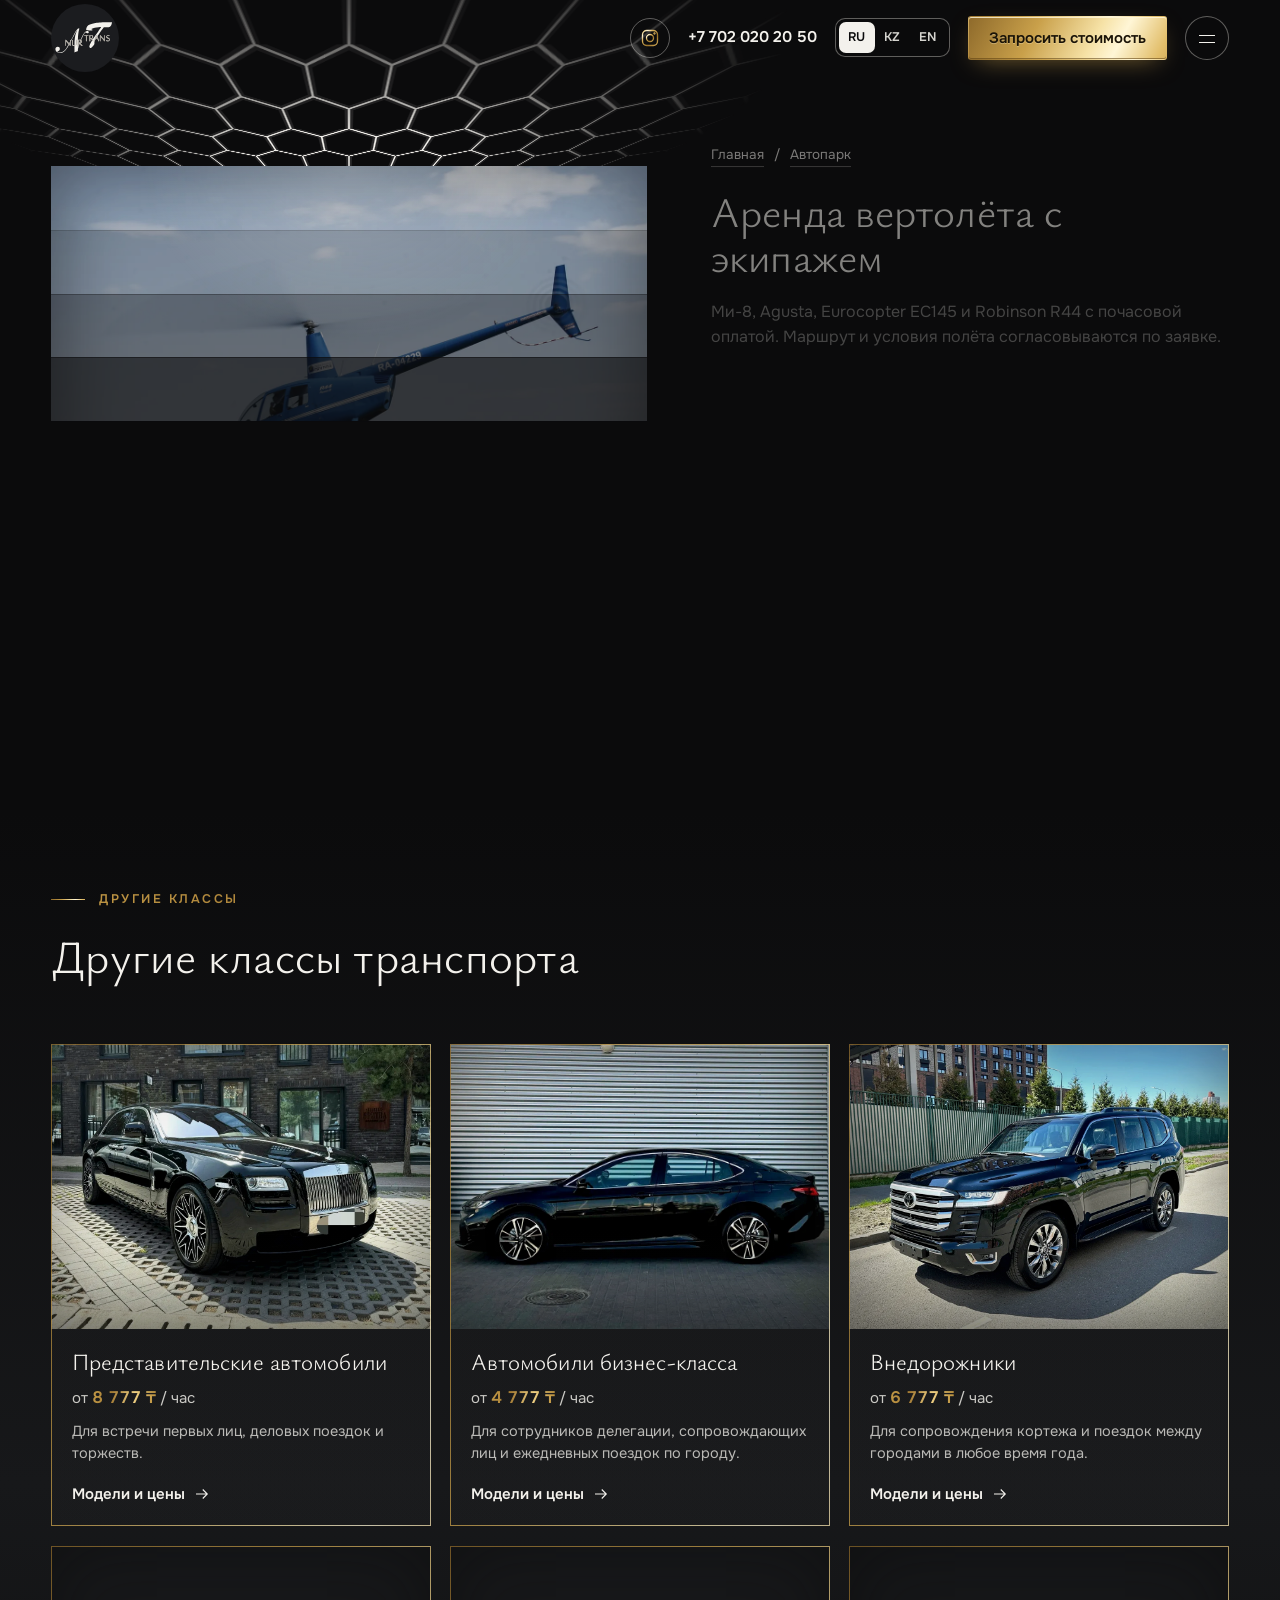
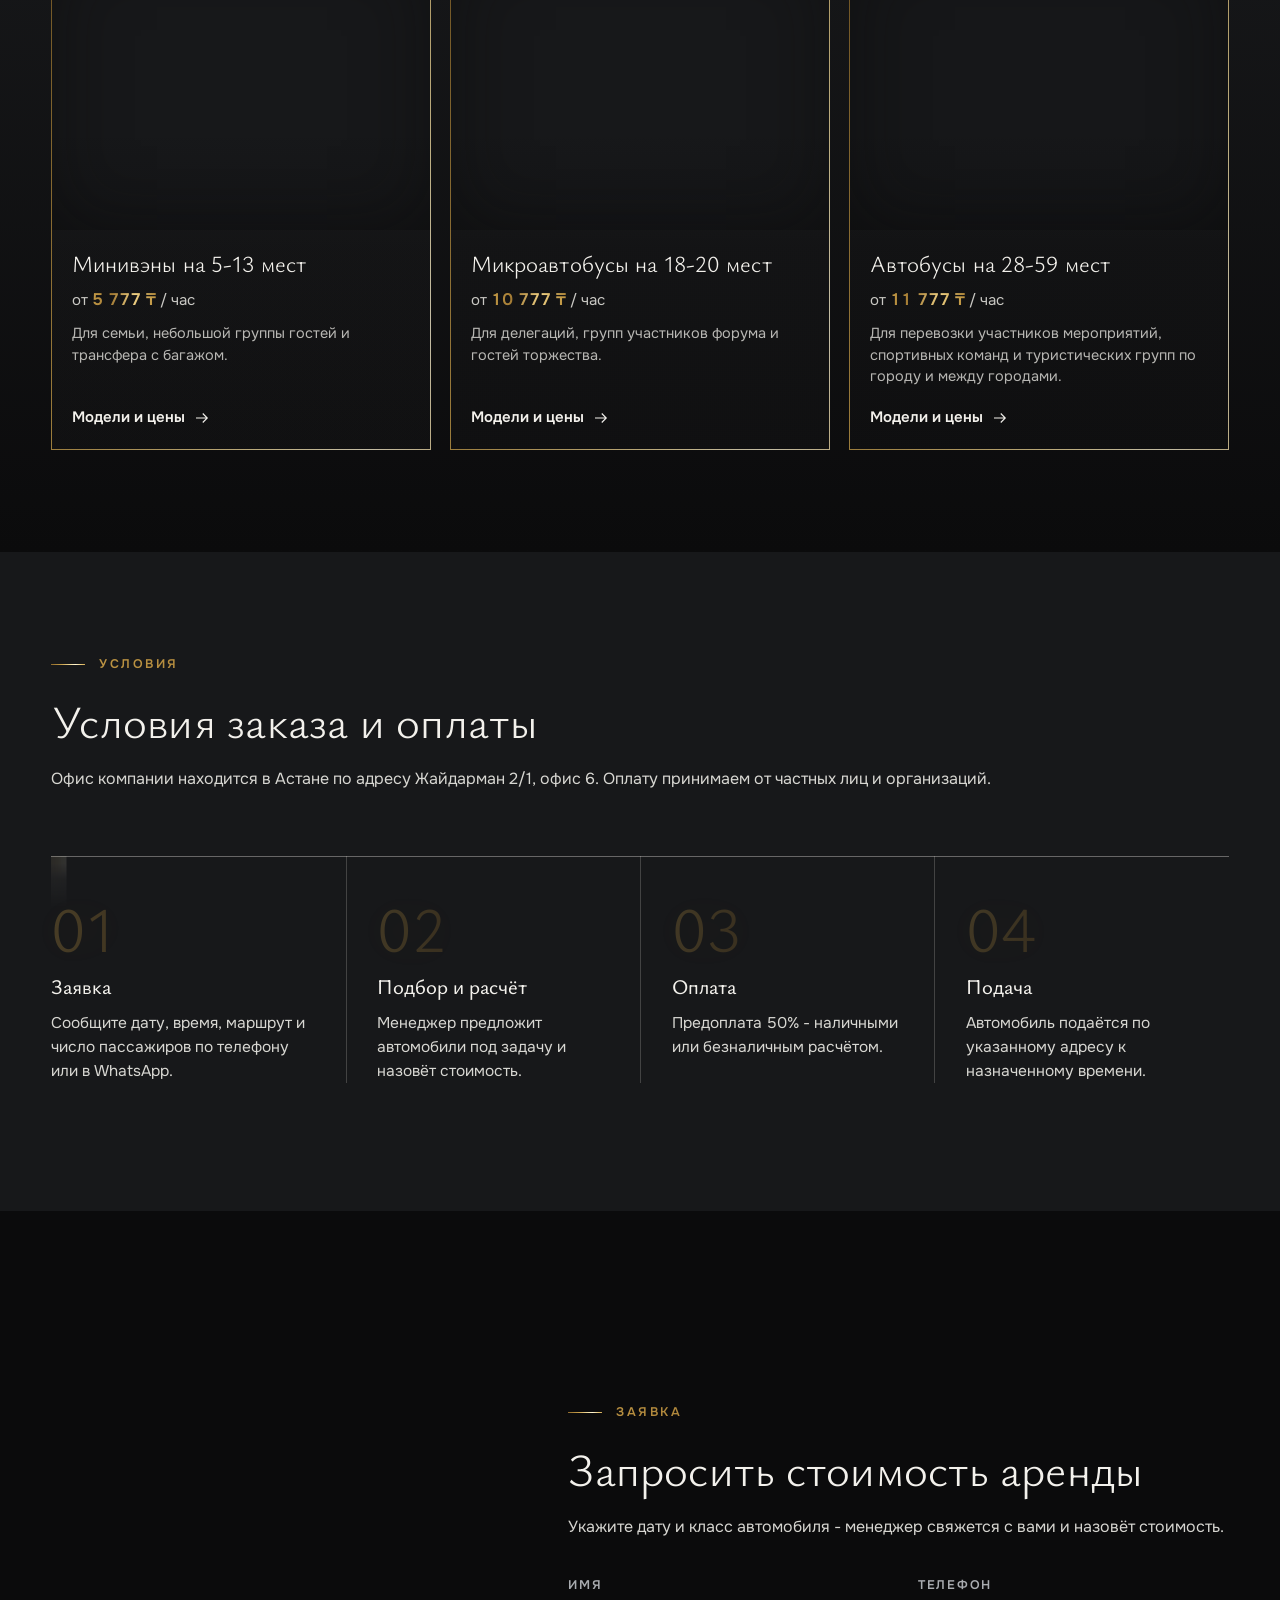
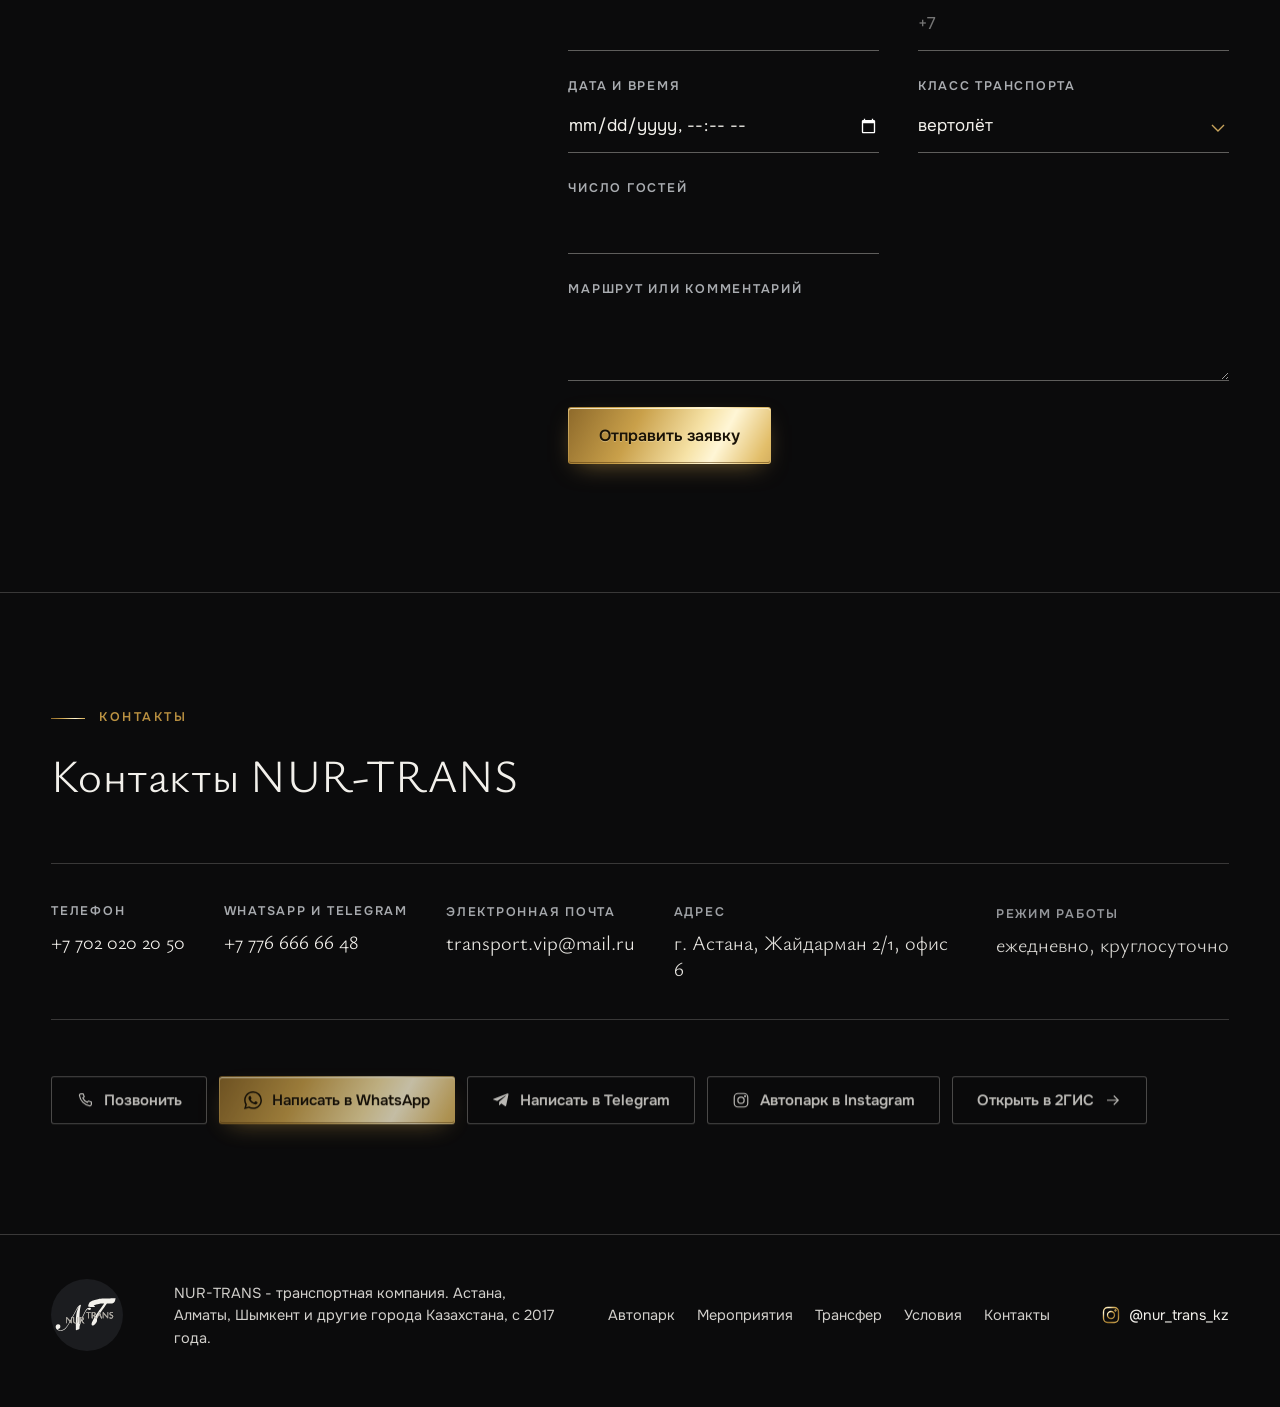
<file: vertolet/index.html>
<!doctype html>
<html lang="ru" data-page="vertolet">
<head>
<meta charset="utf-8">
<meta name="viewport" content="width=device-width, initial-scale=1, viewport-fit=cover">
<meta name="format-detection" content="telephone=no">
<title data-i18n="p.title">Аренда вертолёта с экипажем - Астана, Алматы, Шымкент - NUR-TRANS</title>
<meta name="description" content="Аренда вертолёта с экипажем: Ми-8, Agusta, Eurocopter EC145, Robinson R44. Цена за лётный час. Астана и весь Казахстан.">
<meta name="theme-color" content="#0B0B0C">
<link rel="canonical" href="https://nur-trans.com/vertolet/">
<meta property="og:type" content="website">
<meta property="og:locale" content="ru_RU">
<meta property="og:title" content="Аренда вертолёта с экипажем - Астана, Алматы, Шымкент - NUR-TRANS">
<meta property="og:description" content="Аренда вертолёта с экипажем: Ми-8, Agusta, Eurocopter EC145, Robinson R44. Цена за лётный час. Астана и весь Казахстан.">
<meta property="og:url" content="https://nur-trans.com/vertolet/">
<meta property="og:site_name" content="NUR-TRANS">
<meta property="og:image" content="https://nur-trans.com/assets/img/og-image.jpg">
<meta property="og:image:width" content="1200">
<meta property="og:image:height" content="630">
<meta name="twitter:card" content="summary_large_image">
<meta name="twitter:title" content="Аренда вертолёта с экипажем - Астана, Алматы, Шымкент - NUR-TRANS">
<meta name="twitter:description" content="Аренда вертолёта с экипажем: Ми-8, Agusta, Eurocopter EC145, Robinson R44. Цена за лётный час. Астана и весь Казахстан.">
<meta name="twitter:image" content="https://nur-trans.com/assets/img/og-image.jpg">
<link rel="icon" href="../favicon.ico" sizes="any">
<link rel="icon" type="image/png" sizes="32x32" href="../assets/img/favicon-32.png">
<link rel="icon" type="image/png" sizes="16x16" href="../assets/img/favicon-16.png">
<link rel="apple-touch-icon" href="../assets/img/apple-touch-icon.png">
<link rel="preload" as="image" href="../assets/photos/heli-r44.webp" fetchpriority="high">
<link rel="stylesheet" href="../styles.css?v=20261123-1">
<script type="application/ld+json">
{"@context": "https://schema.org", "@graph": [{"@type": "BreadcrumbList", "itemListElement": [{"@type": "ListItem", "position": 1, "name": "NUR-TRANS", "item": "https://nur-trans.com/"}, {"@type": "ListItem", "position": 2, "name": "Автопарк", "item": "https://nur-trans.com/#avtopark"}, {"@type": "ListItem", "position": 3, "name": "Вертолёты", "item": "https://nur-trans.com/vertolet/"}]}, {"@type": "Service", "name": "Аренда вертолёта с экипажем", "url": "https://nur-trans.com/vertolet/", "serviceType": "Вертолёты", "provider": {"@id": "https://nur-trans.com/#org"}, "areaServed": ["Астана", "Алматы", "Шымкент", "Казахстан"]}]}
</script>
<script async src="https://www.googletagmanager.com/gtm.js?id=GTM-THR3546C"></script>
<script>
  window.dataLayer = window.dataLayer || [];
  function gtag(){dataLayer.push(arguments);}
  gtag('js', new Date());
  window.AW_CONV = {
    phone: 'AW-18591531734/GYgZCI-a-r0dENaFkaFF',
    contact: 'AW-18591531734/q_MeCNe--b0dENaFkaFF',
    form: 'AW-18591531734/TJP2CO2w-r0dENaFkaFF'
  };
  function gtag_report_conversion(url, sendTo) {
    gtag('event', 'conversion', {
      'send_to': sendTo || window.AW_CONV.phone,
      'value': 1.0,
      'currency': 'USD',
      'transport_type': 'beacon'
    });
    return false;
  }
</script>
<script src="https://lead-bot.sultan-askarov-kz.workers.dev/t.js" data-site="nurtrans" defer></script>
</head>
<body class="page-cls">
<svg width="0" height="0" style="position:absolute" aria-hidden="true" focusable="false"><defs><linearGradient id="g-gold" x1="0" y1="0" x2="1" y2="1" spreadMethod="reflect"><stop offset="0" stop-color="#A27A34"/><stop offset=".35" stop-color="#E2BE6A"/><stop offset=".5" stop-color="#FFF6D6"/><stop offset=".65" stop-color="#D9B25E"/><stop offset="1" stop-color="#9C7429"/><animateTransform attributeName="gradientTransform" type="translate" values="-1 -1;-1 -1;1 1;1 1" keyTimes="0;.25;.75;1" dur="5.5s" repeatCount="indefinite"/></linearGradient><linearGradient id="g-gold-h" gradientUnits="userSpaceOnUse" x1="0" y1="0" x2="600" y2="0"><stop offset="0" stop-color="#A27A34"/><stop offset=".45" stop-color="#E2BE6A"/><stop offset=".5" stop-color="#FFF6D6"/><stop offset=".55" stop-color="#E2BE6A"/><stop offset="1" stop-color="#A27A34"/></linearGradient></defs>
<symbol id="logo" viewBox="25 26 584 584"><circle cx="317" cy="318" r="292" fill="var(--logo-disc,#17181A)"/><path fill="var(--logo-mark,#F3F1EC)" fill-rule="evenodd" d="M111.7 445.8C123.5 444.0 132.9 439.1 142.5 429.7C155.0 417.4 162.6 406.6 176.2 381.8C179.0 376.6 179.8 375.3 180.4 375.3C180.5 375.3 182.7 377.6 185.2 380.3C189.8 385.4 190.7 386.1 192.2 385.4C193.0 385.0 193.0 385.0 193.1 367.5C193.2 351.9 193.2 350.0 193.7 349.5C194.0 349.1 197.1 343.7 200.5 337.3C203.9 331.0 209.0 321.6 211.8 316.5C214.6 311.4 219.7 302.0 223.2 295.7C234.0 275.8 246.7 254.9 249.8 252.0C250.9 251.0 250.7 251.4 248.6 255.5C239.9 272.5 232.7 295.6 230.5 313.5C229.9 319.1 229.1 326.3 228.8 329.0C228.7 330.2 228.3 334.8 227.8 339.3C227.1 346.8 227.0 348.9 227.0 363.9C227.0 383.5 227.3 382.2 223.6 381.9C216.5 381.4 213.5 378.7 212.7 372.3C212.5 370.9 212.3 362.1 212.3 352.6C212.3 343.1 212.2 335.2 212.1 334.9C211.9 334.1 206.6 334.1 206.0 334.8C205.2 335.8 205.7 372.4 206.6 375.1C209.0 382.3 213.8 385.4 222.8 385.9C224.7 386.0 226.4 386.2 226.5 386.4C226.6 386.6 226.7 398.8 226.7 413.6C226.6 445.0 226.3 442.3 230.1 440.9C233.3 439.7 247.3 434.4 251.8 432.7C256.3 430.9 255.9 432.0 256.3 419.7C256.6 409.1 257.3 406.5 265.5 382.7C265.8 381.8 267.0 378.4 268.2 375.0C270.9 367.1 271.8 364.9 272.5 365.1C272.8 365.1 274.5 367.8 276.4 371.2C283.7 384.4 285.2 385.8 291.9 385.8C297.5 385.7 299.3 383.9 295.1 382.5C291.2 381.1 287.5 377.0 282.6 368.6C279.4 363.2 279.4 363.1 282.1 361.6C289.1 357.5 292.0 348.7 288.7 341.5C287.9 339.7 285.3 336.7 284.6 336.7C283.0 336.7 283.5 335.3 290.4 319.8C300.6 297.1 308.5 283.0 315.6 274.7C319.9 269.8 321.3 269.6 326.3 273.1C335.8 279.9 349.7 276.9 349.7 268.0C349.7 257.7 330.8 255.1 320.0 263.9C309.4 272.4 297.1 292.7 282.3 326.2C280.6 330.0 279.1 333.3 278.9 333.5C278.8 333.7 275.5 333.8 270.9 333.9C260.9 333.9 258.7 334.1 258.3 335.2C257.6 337.1 257.9 383.7 258.7 385.1C259.3 386.3 259.3 386.3 258.7 388.6C257.9 391.5 257.0 393.7 256.7 393.7C256.0 393.7 255.7 335.9 256.3 323.3C257.2 306.4 257.4 303.0 257.7 299.7C257.9 297.7 258.3 292.4 258.7 287.8C259.9 273.2 263.1 255.7 267.5 239.9C268.7 235.6 268.1 234.3 265.0 234.3C259.9 234.4 251.0 241.4 243.8 251.1C237.0 260.0 236.9 260.3 215.7 300.0C200.0 329.3 194.8 339.0 194.3 339.7C193.5 340.9 193.0 340.2 193.0 337.5C193.0 334.7 192.7 334.3 190.8 334.3C188.7 334.3 188.7 334.3 188.7 342.4C188.7 350.8 189.0 349.5 184.4 357.5C179.9 365.3 181.5 365.6 171.7 354.8C151.8 333.0 152.8 334.0 151.3 334.0C150.6 334.0 150.0 334.1 149.9 334.3C149.8 334.4 149.7 345.9 149.7 359.7C149.6 387.4 149.4 385.3 151.9 385.3C154.2 385.3 154.1 386.1 154.0 365.5C153.8 343.7 153.3 345.2 158.9 351.3C169.6 362.9 176.2 370.5 176.3 371.0C176.3 371.4 174.4 375.2 171.6 380.1C169.0 384.7 165.9 390.4 164.6 392.7C153.1 413.1 137.9 430.4 126.0 436.6C110.8 444.5 91.1 443.6 79.6 434.5C76.7 432.2 76.8 432.0 81.7 431.3C93.8 429.7 101.0 422.4 101.0 411.6C101.0 399.2 94.2 392.4 82.2 392.7C70.7 393.0 62.1 402.9 62.8 415.3C63.9 436.6 85.1 449.9 111.7 445.8ZM367.5 403.3C375.0 400.5 390.2 384.7 395.5 374.0C397.8 369.5 398.1 367.6 398.1 358.0C398.2 349.5 398.2 349.5 399.1 347.0C401.1 341.7 408.7 327.5 409.6 327.2C409.9 327.1 413.2 326.9 417.0 326.8C425.7 326.5 424.6 325.6 428.2 336.2C431.4 345.7 431.4 345.7 434.6 345.7C438.7 345.7 438.7 345.8 435.8 337.9C427.9 316.2 423.7 304.3 423.7 303.9C423.7 303.3 437.0 283.5 445.5 271.5C449.6 265.8 456.3 256.3 460.5 250.3C476.0 228.5 478.1 225.6 478.9 225.1C479.6 224.7 480.9 224.6 489.9 225.0C504.8 225.5 515.8 225.4 519.5 224.8C531.1 222.8 538.6 217.0 543.3 206.4C545.6 201.0 549.4 185.3 548.8 183.1C548.5 181.8 548.0 181.8 522.2 182.7C517.0 182.8 508.3 183.1 502.8 183.3C491.8 183.7 474.3 184.2 453.4 184.7C434.3 185.1 425.0 186.2 406.0 190.2C367.2 198.3 343.6 207.6 337.0 217.3C331.6 225.3 325.9 241.8 327.0 246.5C327.5 248.9 330.2 250.7 334.8 251.8C344.7 254.1 369.8 253.4 380.5 250.6C383.8 249.8 383.3 249.2 376.9 246.0C370.0 242.5 369.9 242.4 376.0 239.2C386.3 233.8 397.9 230.3 412.7 228.2C427.5 226.1 431.0 225.6 433.8 225.3C447.1 224.0 455.1 223.7 455.5 224.3C456.0 225.1 443.9 243.1 429.1 263.6C403.1 299.4 393.1 313.7 385.0 326.6C381.6 332.1 381.6 332.1 378.9 327.6C376.5 323.4 376.5 323.3 378.9 321.9C390.7 315.3 389.7 298.6 377.2 294.8C374.7 294.0 357.4 293.9 356.1 294.6C355.3 295.0 355.3 295.0 355.3 319.8C355.3 334.5 355.5 344.7 355.7 345.0C355.9 345.3 356.7 345.5 358.4 345.6C362.5 345.8 362.3 346.3 362.3 334.5C362.3 323.0 362.0 323.9 366.4 324.1C369.5 324.2 369.5 324.2 373.4 331.2C375.6 335.0 377.3 338.4 377.3 338.6C377.3 338.9 375.8 341.8 373.9 345.1C361.0 367.8 354.8 381.9 354.1 390.2C353.5 398.3 361.0 405.7 367.5 403.3ZM186.1 370.6C183.7 368.1 183.7 368.1 185.3 365.1C188.5 359.3 188.7 359.4 188.7 366.7C188.7 373.2 188.6 373.3 186.1 370.6ZM265.2 366.1C264.8 365.7 265.0 364.8 265.5 364.4C266.1 363.8 266.5 364.4 266.2 365.5C266.0 366.3 265.6 366.5 265.2 366.1ZM265.7 359.7C264.7 358.7 264.6 339.0 265.6 338.0C267.5 336.2 277.2 337.3 276.6 339.3C275.9 341.5 268.3 359.8 267.9 360.0C267.2 360.5 266.4 360.4 265.7 359.7ZM274.7 358.6C274.7 356.9 280.5 343.2 281.2 343.2C283.7 343.2 282.8 354.8 280.1 357.4C278.2 359.3 274.7 360.0 274.7 358.6ZM517.5 345.5C527.4 342.9 532.5 332.5 528.0 323.8C526.3 320.3 523.6 318.4 516.5 315.3C507.5 311.5 505.7 309.9 505.7 305.5C505.7 299.0 511.7 296.9 522.0 299.8C525.6 300.9 525.8 300.8 526.5 298.0C527.3 294.9 527.0 294.7 520.7 294.0C508.3 292.6 500.2 298.0 500.2 307.7C500.2 315.0 502.8 317.8 513.4 322.4C523.0 326.5 525.2 329.5 523.3 336.3C521.8 341.9 512.4 342.8 503.7 338.3C500.7 336.8 500.4 336.9 499.2 339.7C498.3 342.2 498.4 342.7 500.3 343.6C504.9 346.0 512.4 346.8 517.5 345.5ZM331.7 345.3C332.3 345.0 332.3 344.4 332.3 322.6C332.3 310.2 332.4 299.8 332.5 299.4C332.8 298.3 334.5 298.0 340.2 298.0C347.4 298.0 348.8 297.5 347.7 295.1C347.3 294.3 347.3 294.3 329.2 294.3C309.2 294.3 310.0 294.3 310.0 296.3C310.0 297.8 310.5 297.9 317.8 298.1C323.1 298.2 324.5 298.4 324.9 298.8C325.3 299.2 325.4 302.1 325.4 321.6C325.3 333.8 325.4 344.1 325.5 344.5C326.0 345.6 330.1 346.2 331.7 345.3ZM449.4 344.9C449.6 344.7 449.7 336.2 449.6 326.1C449.6 305.3 449.5 305.9 451.8 308.3C453.4 310.1 466.7 324.8 475.1 334.2C485.5 345.7 486.8 346.8 488.3 345.3C488.8 344.7 488.8 295.3 488.3 294.7C488.0 294.5 487.3 294.3 486.5 294.3C484.2 294.3 484.3 293.3 484.3 313.7C484.3 331.5 484.3 332.3 483.7 332.3C483.4 332.3 481.4 330.4 478.9 327.8C476.6 325.2 469.0 316.8 461.9 309.0C448.8 294.6 447.7 293.6 446.2 294.3C445.1 294.8 444.8 344.6 445.9 345.3C446.7 345.8 449.0 345.5 449.4 344.9ZM412.6 323.1C412.0 322.6 412.5 321.6 415.4 316.8C419.4 310.3 419.3 310.3 421.6 316.7C424.0 323.6 424.3 323.1 418.0 323.3C415.1 323.3 412.7 323.2 412.6 323.1ZM362.7 319.9C362.0 319.2 362.2 298.5 362.9 298.0C364.7 296.4 374.0 297.9 376.5 300.1C381.3 304.2 380.6 316.4 375.5 318.7C372.3 320.1 363.8 321.0 362.7 319.9Z"/><path fill="var(--logo-word,#A9A49B)" fill-rule="evenodd" d="M229.5 386.0C234.6 384.6 234.3 384.8 234.3 382.8C234.3 380.9 234.3 380.9 230.4 381.2C228.3 381.3 226.2 381.5 225.9 381.7C225.4 382.0 222.0 381.7 219.7 381.1C217.1 380.5 214.8 378.3 213.5 375.2C212.9 373.5 212.8 373.0 212.7 354.2C212.7 341.0 212.5 334.7 212.3 334.4C211.7 333.8 206.5 333.8 205.9 334.5C205.1 335.3 205.1 367.9 205.8 372.3C206.9 379.3 210.0 383.2 215.8 385.1C219.0 386.1 226.9 386.6 229.5 386.0ZM295.3 384.2C295.3 382.4 295.3 382.3 294.2 381.9C291.4 380.7 286.9 375.4 282.7 368.3C279.6 362.9 279.6 363.6 282.8 361.6C285.9 359.5 287.3 358.1 288.8 355.0C290.3 351.8 290.4 343.9 288.9 341.0C287.6 338.6 283.9 335.0 282.7 335.0C282.2 335.0 281.4 334.7 281.0 334.4C279.9 333.6 259.5 333.5 258.6 334.3C257.8 334.9 257.7 384.6 258.4 385.3C258.7 385.5 259.9 385.7 261.9 385.7C265.0 385.7 265.0 385.7 265.2 384.8C265.3 384.2 265.5 383.5 265.7 383.1C266.1 382.0 266.1 378.7 265.7 378.7C265.5 378.7 265.3 377.1 265.3 374.5C265.3 372.1 265.5 370.3 265.7 370.2C266.1 369.9 266.1 366.3 265.6 366.3C265.4 366.3 265.3 365.9 265.4 365.4C265.5 364.3 269.5 363.6 270.2 364.5C270.4 364.8 271.0 365.0 271.6 365.0C272.5 365.0 272.7 365.2 274.7 368.8C283.7 385.0 284.6 385.9 291.9 386.0C295.3 386.0 295.3 386.0 295.3 384.2ZM153.9 366.3C154.0 356.0 154.1 347.4 154.3 347.2C154.4 347.1 158.5 351.3 163.4 356.7C175.3 369.8 176.0 370.7 176.2 371.8C176.3 372.3 176.6 372.7 176.9 372.7C177.8 372.7 178.7 373.7 178.7 374.7C178.7 375.5 178.8 375.7 179.6 375.7C180.3 375.7 181.0 376.3 183.1 378.6C189.3 385.5 189.2 385.3 191.2 385.3C192.2 385.3 193.0 385.2 193.1 385.0C193.4 384.6 193.4 335.6 193.2 334.9C193.0 334.4 192.6 334.3 190.7 334.4L188.5 334.5L188.3 342.8C188.2 347.4 188.3 355.7 188.4 361.3C188.6 368.7 188.6 371.5 188.3 371.8C187.7 372.4 184.3 368.5 184.3 367.3C184.3 366.5 184.2 366.3 183.4 366.3C182.2 366.3 181.7 365.8 181.7 364.6C181.7 363.9 181.5 363.7 180.8 363.6C180.1 363.4 176.3 359.5 166.5 348.7C153.2 334.0 153.2 334.0 151.3 334.1L149.5 334.2L149.4 359.3C149.4 373.2 149.4 384.7 149.5 384.9C149.6 385.2 150.3 385.3 151.7 385.3L153.8 385.2L153.9 366.3ZM241.8 379.2C245.5 375.0 245.7 373.7 245.7 352.5C245.7 332.3 246.0 334.0 242.4 334.0C238.3 334.0 238.7 332.1 238.6 353.6C238.6 371.3 238.6 372.3 237.9 374.5C236.5 379.4 236.7 380.7 238.8 380.7C240.5 380.7 240.7 380.6 241.8 379.2ZM265.8 359.6C265.1 358.9 265.2 338.9 265.8 338.2C267.4 336.7 276.3 337.5 276.3 339.1C276.3 339.5 276.7 339.7 277.5 339.7C278.9 339.7 280.0 340.6 280.0 341.9C280.0 342.6 280.2 342.9 280.8 343.2C283.6 344.4 282.5 355.4 279.4 357.6C277.0 359.3 266.9 360.8 265.8 359.6ZM390.8 346.1C393.1 345.8 393.2 342.9 390.9 341.8C388.0 340.4 382.7 334.2 382.7 332.1C382.7 331.2 382.5 331.0 382.0 331.0C381.4 331.0 381.0 330.5 378.4 326.1C376.9 323.6 377.0 323.6 380.2 321.5C385.7 317.9 388.0 312.4 387.1 305.4C386.3 299.5 383.2 296.2 377.0 294.5C374.0 293.6 357.0 293.7 355.8 294.5C355.0 295.0 355.0 295.0 355.0 319.7C355.0 336.1 355.1 344.6 355.3 345.0C355.6 345.6 356.1 345.7 358.5 345.7C362.7 345.7 362.3 346.8 362.3 335.3C362.3 323.5 362.2 324.0 366.0 324.0C367.9 324.0 368.4 324.1 369.1 324.8C370.5 326.1 377.0 338.1 377.0 339.5C377.0 340.5 377.1 340.7 377.8 340.7C378.2 340.7 378.9 341.2 379.7 342.3C382.2 345.6 385.7 346.8 390.8 346.1ZM519.1 345.4C522.4 344.2 524.0 343.0 524.0 341.8C524.0 340.7 524.1 340.7 525.1 340.7C529.0 340.7 531.2 329.8 528.5 324.1C526.9 320.5 523.2 317.7 516.8 315.2C508.2 311.8 505.8 309.5 506.1 305.1C506.6 299.1 506.4 299.5 509.6 299.1C513.7 298.7 516.5 298.8 519.3 299.5C525.8 301.0 526.8 300.7 526.6 296.7C526.5 294.1 526.6 294.1 518.8 293.8C510.7 293.5 506.7 294.6 506.7 297.2C506.7 298.7 506.7 298.7 504.9 298.7C501.7 298.7 499.8 302.0 499.9 307.8C499.9 315.3 502.7 318.3 513.7 322.9C522.2 326.4 524.4 329.2 523.3 334.7C523.1 335.9 522.8 337.4 522.8 338.1C522.6 339.2 522.5 339.3 521.4 339.4C520.7 339.5 519.3 339.9 518.3 340.3C514.9 341.6 510.9 341.1 505.5 338.8C500.5 336.7 499.0 337.2 499.0 341.3C499.0 343.3 499.0 343.3 500.3 344.0C504.9 346.3 514.5 347.0 519.1 345.4ZM332.3 345.3C332.6 345.0 332.7 339.4 332.7 322.1C332.7 299.3 332.7 299.3 333.4 298.9C334.0 298.5 335.9 298.3 340.8 298.1C347.4 297.9 347.4 297.9 347.3 296.0L347.2 294.2L329.5 294.1C308.7 294.0 310.3 293.8 310.3 296.2C310.3 297.2 310.4 298.0 310.6 298.0C310.7 298.1 313.9 298.2 317.6 298.3C323.8 298.5 324.4 298.6 324.9 299.1C325.3 299.7 325.3 303.4 325.3 322.3C325.3 339.4 325.4 345.0 325.7 345.3C326.0 345.5 327.2 345.7 329.0 345.7C330.8 345.7 332.0 345.5 332.3 345.3ZM400.7 344.1C401.1 343.2 401.3 341.9 401.3 340.6C401.3 339.1 401.7 337.6 403.0 333.9C405.6 326.8 405.0 327.5 409.2 327.2C415.4 326.8 423.8 327.0 424.4 327.4C425.0 327.9 425.9 330.1 428.8 338.9C431.2 346.0 430.9 345.7 434.7 345.7C437.7 345.7 437.7 345.7 437.7 343.9C437.7 342.7 437.3 341.2 436.7 339.4C436.1 338.0 434.1 332.4 432.2 327.0C430.2 321.6 427.6 314.3 426.3 310.8C424.7 306.4 424.0 304.0 424.0 302.9C424.0 301.8 423.9 301.4 423.4 301.3C423.1 301.2 422.6 300.4 422.3 299.6C419.9 293.2 420.3 293.8 418.3 293.7C414.0 293.5 412.1 295.3 412.0 299.6C412.0 301.3 412.0 301.3 413.8 301.3C415.4 301.3 415.6 301.4 416.0 302.2C416.9 304.2 418.7 309.7 418.7 310.5C418.7 311.0 418.9 311.6 419.2 311.9C420.6 313.3 423.2 322.3 422.5 322.9C421.7 323.4 408.1 323.2 407.5 322.7C407.4 322.5 407.6 321.4 408.1 320.0C408.6 318.7 409.0 317.3 409.0 317.0C409.0 316.6 409.1 316.3 409.3 316.3C409.5 316.3 409.8 315.7 409.9 315.0C410.0 314.3 410.2 313.7 410.4 313.7C410.5 313.7 410.8 313.1 410.9 312.3C411.0 311.6 411.2 311.0 411.4 311.0C411.5 311.0 411.7 310.6 411.7 310.2C411.7 309.7 411.8 309.3 412.0 309.3C412.2 309.3 412.3 309.0 412.3 308.5C412.3 308.0 412.5 307.7 412.7 307.7C412.8 307.7 413.0 306.8 413.0 305.8C413.0 304.0 413.0 304.0 411.2 304.0C409.4 304.0 409.3 304.0 409.3 304.8C409.3 305.3 409.2 305.7 409.0 305.7C408.8 305.7 408.7 306.0 408.7 306.5C408.7 307.0 408.5 307.3 408.3 307.3C408.2 307.3 408.0 307.7 408.0 308.2C408.0 308.6 407.9 309.0 407.7 309.0C407.5 309.0 407.2 309.6 407.1 310.3C407.0 311.1 406.8 311.7 406.6 311.7C406.5 311.7 406.3 312.2 406.1 312.9C406.0 313.6 405.8 314.2 405.7 314.3C405.4 314.5 404.5 316.7 401.5 324.2C400.4 327.1 398.9 330.7 398.3 332.2C393.0 345.4 393.0 345.7 397.2 345.7C400.0 345.7 400.0 345.7 400.7 344.1ZM449.7 344.9C450.0 344.4 450.1 339.7 449.9 325.9C449.8 315.9 449.8 307.6 450.0 307.5C450.3 307.3 450.7 307.6 455.8 313.3C467.3 326.1 469.3 328.3 471.3 330.5C472.5 331.8 476.0 335.7 479.1 339.1C484.8 345.4 484.8 345.4 486.8 345.3L488.8 345.2L488.9 320.5C489.0 291.8 489.2 294.3 486.7 294.3C483.7 294.3 483.9 292.9 484.0 313.6C484.1 323.7 484.0 332.1 483.9 332.2C483.7 332.4 481.1 329.6 464.2 311.0C448.1 293.2 449.2 294.3 447.0 294.4L445.2 294.5L445.1 319.6C445.0 337.9 445.1 344.9 445.4 345.2C446.0 346.0 449.2 345.8 449.7 344.9ZM363.4 320.0C362.4 319.6 362.3 318.6 362.4 308.1C362.5 296.6 362.1 297.5 367.7 297.8C376.5 298.1 380.3 302.4 379.3 311.1C378.8 315.0 377.6 317.3 375.3 318.5C373.2 319.6 365.0 320.6 363.4 320.0Z"/></symbol>
<symbol id="ic-wa" viewBox="0 0 24 24"><path fill="currentColor" d="M17.472 14.382c-.297-.149-1.758-.867-2.03-.967-.273-.099-.471-.148-.67.15-.197.297-.767.966-.94 1.164-.173.199-.347.223-.644.075-.297-.15-1.255-.463-2.39-1.475-.883-.788-1.48-1.761-1.653-2.059-.173-.297-.018-.458.13-.606.134-.133.298-.347.446-.52.149-.174.198-.298.298-.497.099-.198.05-.371-.025-.52-.075-.149-.669-1.612-.916-2.207-.242-.579-.487-.5-.669-.51-.173-.008-.371-.01-.57-.01-.198 0-.52.074-.792.372-.272.297-1.04 1.016-1.04 2.479 0 1.462 1.065 2.875 1.213 3.074.149.198 2.096 3.2 5.077 4.487.709.306 1.262.489 1.694.625.712.227 1.36.195 1.871.118.571-.085 1.758-.719 2.006-1.413.248-.694.248-1.289.173-1.413-.074-.124-.272-.198-.57-.347m-5.421 7.403h-.004a9.87 9.87 0 0 1-5.031-1.378l-.361-.214-3.741.982.998-3.648-.235-.374a9.86 9.86 0 0 1-1.51-5.26c.001-5.45 4.436-9.884 9.888-9.884 2.64 0 5.122 1.03 6.988 2.898a9.825 9.825 0 0 1 2.893 6.994c-.003 5.45-4.437 9.884-9.885 9.884m8.413-18.297A11.815 11.815 0 0 0 12.05 0C5.495 0 .16 5.335.157 11.892c0 2.096.547 4.142 1.588 5.945L.057 24l6.305-1.654a11.882 11.882 0 0 0 5.683 1.448h.005c6.554 0 11.89-5.335 11.893-11.893a11.821 11.821 0 0 0-3.48-8.413Z"/></symbol>
<symbol id="ic-ig" viewBox="0 0 24 24"><g fill="none" stroke-width="1.6"><rect x="3" y="3" width="18" height="18" rx="5"/><circle cx="12" cy="12" r="4.2"/><circle cx="17.4" cy="6.6" r=".6" fill="currentColor"/></g></symbol>
<symbol id="ic-tg" viewBox="0 0 24 24"><path fill="currentColor" d="M21.9 4.6 18.9 19c-.23 1-.84 1.26-1.7.78l-4.7-3.47-2.27 2.18c-.25.25-.46.46-.95.46l.34-4.8 8.74-7.9c.38-.34-.08-.53-.59-.19L6.97 12.86 2.3 11.4c-1.01-.32-1.03-1.01.21-1.5L20.6 2.93c.84-.31 1.58.2 1.3 1.67Z"/></symbol>
<symbol id="ic-tel" viewBox="0 0 24 24"><path fill="none" stroke="currentColor" stroke-width="1.6" stroke-linejoin="round" d="M6.6 3.5h3l1.4 4-1.9 1.4a11 11 0 0 0 6 6l1.4-1.9 4 1.4v3a2 2 0 0 1-2.2 2A16.5 16.5 0 0 1 4.6 5.700a2 2 0 0 1 2-2.2Z"/></symbol>
<symbol id="ic-arrow" viewBox="0 0 24 24"><path fill="none" stroke="currentColor" stroke-width="1.5" d="M4 12h15m-6-6 6 6-6 6"/></symbol>
<symbol id="ic-hex" viewBox="0 0 24 24"><path fill="none" stroke-width="1.4" d="M12 2.5 20.2 7.200v9.600L12 21.500 3.800 16.800V7.200Z"/></symbol>
</svg>

<header class="hdr" id="hdr">
  <div class="hdr__in">
    <a class="logo" href="../" aria-label="NUR-TRANS"><svg width="68" height="68"><use href="#logo"/></svg></a>
    <nav class="nav" aria-label="Основное меню">
      <a href="../#avtopark" data-i18n="nav.park">Автопарк</a>
      <a href="../#meropriyatiya" data-i18n="nav.events">Мероприятия</a>
      <a href="../#transfer" data-i18n="nav.transfer">Трансфер</a>
      <a href="../#usloviya" data-i18n="nav.terms">Условия</a>
      <a href="../#otzyvy" data-i18n="nav.reviews">Отзывы</a>
      <a href="../#kontakty" data-i18n="nav.contacts">Контакты</a>
    </nav>
    <div class="hdr__right">
      <a class="hdr__ig" href="https://www.instagram.com/nur_trans_kz/" target="_blank" rel="noopener" aria-label="Instagram"><svg width="20" height="20"><use href="#ic-ig"/></svg></a>
      <a class="hdr__tel" href="tel:+77020202050">+7 702 020 20 50</a>
      <div class="lang" role="group" aria-label="Язык">
        <button type="button" data-lang="ru" aria-pressed="true">RU</button>
        <button type="button" data-lang="kk" aria-pressed="false">KZ</button>
        <button type="button" data-lang="en" aria-pressed="false">EN</button>
      </div>
      <a class="btn btn--gold hdr__cta" href="https://wa.me/77766666648?text=%D0%97%D0%B4%D1%80%D0%B0%D0%B2%D1%81%D1%82%D0%B2%D1%83%D0%B9%D1%82%D0%B5%21%20%D0%98%D0%BD%D1%82%D0%B5%D1%80%D0%B5%D1%81%D1%83%D0%B5%D1%82%20%D0%B0%D1%80%D0%B5%D0%BD%D0%B4%D0%B0%20%D0%B0%D0%B2%D1%82%D0%BE%D0%BC%D0%BE%D0%B1%D0%B8%D0%BB%D1%8F.%20%D0%94%D0%B0%D1%82%D0%B0%3A%20%2C%20%D0%B2%D1%80%D0%B5%D0%BC%D1%8F%3A%20%2C%20%D0%BC%D0%B0%D1%80%D1%88%D1%80%D1%83%D1%82%3A" data-wa="wa.common" data-wa-text="Здравствуйте! Интересует аренда автомобиля. Дата: , время: , маршрут:" target="_blank" rel="noopener" data-i18n="cta.price">Запросить стоимость</a>
      <button class="burger" type="button" aria-label="Меню" aria-expanded="false" aria-controls="menu"><i></i><i></i></button>
    </div>
  </div>
</header>

<div class="menu" id="menu" hidden>
  <nav class="menu__nav">
    <a href="../#avtopark" data-i18n="nav.park">Автопарк</a>
    <a href="../#meropriyatiya" data-i18n="nav.events">Мероприятия</a>
    <a href="../#transfer" data-i18n="nav.transfer">Трансфер</a>
    <a href="../#usloviya" data-i18n="nav.terms">Условия</a>
    <a href="../#otzyvy" data-i18n="nav.reviews">Отзывы</a>
    <a href="../#kontakty" data-i18n="nav.contacts">Контакты</a>
  </nav>
  <div class="menu__act">
    <a class="btn btn--line" href="tel:+77020202050"><svg width="18" height="18"><use href="#ic-tel"/></svg><span data-i18n="cta.call">Позвонить</span></a>
    <a class="btn btn--gold" href="https://wa.me/77766666648?text=%D0%97%D0%B4%D1%80%D0%B0%D0%B2%D1%81%D1%82%D0%B2%D1%83%D0%B9%D1%82%D0%B5%21%20%D0%98%D0%BD%D1%82%D0%B5%D1%80%D0%B5%D1%81%D1%83%D0%B5%D1%82%20%D0%B0%D1%80%D0%B5%D0%BD%D0%B4%D0%B0%20%D0%B0%D0%B2%D1%82%D0%BE%D0%BC%D0%BE%D0%B1%D0%B8%D0%BB%D1%8F.%20%D0%94%D0%B0%D1%82%D0%B0%3A%20%2C%20%D0%B2%D1%80%D0%B5%D0%BC%D1%8F%3A%20%2C%20%D0%BC%D0%B0%D1%80%D1%88%D1%80%D1%83%D1%82%3A" data-wa="wa.common" data-wa-text="Здравствуйте! Интересует аренда автомобиля. Дата: , время: , маршрут:" target="_blank" rel="noopener"><svg width="18" height="18"><use href="#ic-wa"/></svg><span>WhatsApp</span></a>
    <a class="btn btn--line" href="https://www.instagram.com/nur_trans_kz/" target="_blank" rel="noopener"><svg width="18" height="18"><use href="#ic-ig"/></svg><span data-i18n="ig.park">Автопарк в Instagram</span></a>
  </div>
</div>

<main>
<section class="bay bay--page" id="vertolet">
  <div class="wrap bay__in">
    <div class="bay__info ph__head">
      <nav class="crumbs" aria-label="Навигация"><a href="../" data-i18n="p.home">Главная</a><span aria-hidden="true">/</span><a href="../#avtopark" data-i18n="nav.park">Автопарк</a></nav>
      <h1 class="display" data-i18n="p.h1">Аренда вертолёта с экипажем</h1>
      <p class="lead" data-i18n="p.lead">Ми-8, Agusta, Eurocopter EC145 и Robinson R44 с почасовой оплатой. Маршрут и условия полёта согласовываются по заявке.</p>
    </div>
    <div class="bay__media"><div class="lamp" aria-hidden="true"></div><figure class="frame frame--main"><img src="../assets/photos/heli-r44.webp" width="1280" height="960" decoding="async" fetchpriority="high" alt="Вертолёт Robinson R44 в полёте"><figcaption class="credit">Фото: Pavel Kazachkov, CC BY 2.0</figcaption></figure></div>
    <div class="bay__info ph__list">
      <h2 class="ph__sub" data-i18n="p.models">Модели и цены</h2>
      <ul class="models models--price models--order"><li><span class="mdl"><span data-i18n="h.mi8">Ми-8</span> <small data-i18n="seat.1014">10-14 мест</small></span><span class="pr">2&nbsp;000&nbsp;777&nbsp;₸</span><a class="mord" href="https://wa.me/77766666648?text=%D0%97%D0%B4%D1%80%D0%B0%D0%B2%D1%81%D1%82%D0%B2%D1%83%D0%B9%D1%82%D0%B5%21%20%D0%98%D0%BD%D1%82%D0%B5%D1%80%D0%B5%D1%81%D1%83%D0%B5%D1%82%20%D0%B0%D1%80%D0%B5%D0%BD%D0%B4%D0%B0%3A%20%D0%9C%D0%B8-8.%20%D0%94%D0%B0%D1%82%D0%B0%3A%20%2C%20%D0%B2%D1%80%D0%B5%D0%BC%D1%8F%3A%20%2C%20%D0%BC%D0%B0%D1%80%D1%88%D1%80%D1%83%D1%82%3A" data-wa="wa.model" data-wa-text="Здравствуйте! Интересует аренда: Ми-8. Дата: , время: , маршрут:" target="_blank" rel="noopener" data-wa-model="Ми-8" aria-label="Заказать Ми-8 в WhatsApp"><svg width="18" height="18"><use href="#ic-wa"/></svg></a></li><li><span class="mdl"><span>Agusta, Eurocopter EC145</span> <small data-i18n="seat.57">5-7 мест</small></span><span class="pr">1&nbsp;500&nbsp;777&nbsp;₸</span><a class="mord" href="https://wa.me/77766666648?text=%D0%97%D0%B4%D1%80%D0%B0%D0%B2%D1%81%D1%82%D0%B2%D1%83%D0%B9%D1%82%D0%B5%21%20%D0%98%D0%BD%D1%82%D0%B5%D1%80%D0%B5%D1%81%D1%83%D0%B5%D1%82%20%D0%B0%D1%80%D0%B5%D0%BD%D0%B4%D0%B0%3A%20Agusta%2C%20Eurocopter%20EC145.%20%D0%94%D0%B0%D1%82%D0%B0%3A%20%2C%20%D0%B2%D1%80%D0%B5%D0%BC%D1%8F%3A%20%2C%20%D0%BC%D0%B0%D1%80%D1%88%D1%80%D1%83%D1%82%3A" data-wa="wa.model" data-wa-text="Здравствуйте! Интересует аренда: Agusta, Eurocopter EC145. Дата: , время: , маршрут:" target="_blank" rel="noopener" data-wa-model="Agusta, Eurocopter EC145" aria-label="Заказать Agusta, Eurocopter EC145 в WhatsApp"><svg width="18" height="18"><use href="#ic-wa"/></svg></a></li><li><span class="mdl"><span>Robinson R44</span> <small data-i18n="seat.3">3 места</small></span><span class="pr">800&nbsp;777&nbsp;₸</span><a class="mord" href="https://wa.me/77766666648?text=%D0%97%D0%B4%D1%80%D0%B0%D0%B2%D1%81%D1%82%D0%B2%D1%83%D0%B9%D1%82%D0%B5%21%20%D0%98%D0%BD%D1%82%D0%B5%D1%80%D0%B5%D1%81%D1%83%D0%B5%D1%82%20%D0%B0%D1%80%D0%B5%D0%BD%D0%B4%D0%B0%3A%20Robinson%20R44.%20%D0%94%D0%B0%D1%82%D0%B0%3A%20%2C%20%D0%B2%D1%80%D0%B5%D0%BC%D1%8F%3A%20%2C%20%D0%BC%D0%B0%D1%80%D1%88%D1%80%D1%83%D1%82%3A" data-wa="wa.model" data-wa-text="Здравствуйте! Интересует аренда: Robinson R44. Дата: , время: , маршрут:" target="_blank" rel="noopener" data-wa-model="Robinson R44" aria-label="Заказать Robinson R44 в WhatsApp"><svg width="18" height="18"><use href="#ic-wa"/></svg></a></li></ul>
      <p class="price-note" data-i18n="price.noteh">Цена за 1 лётный час с экипажем. Итоговую стоимость менеджер подтверждает при заказе.</p>
      <div class="bay__act">
        <a class="btn btn--gold btn--lg" href="https://wa.me/77766666648?text=%D0%97%D0%B4%D1%80%D0%B0%D0%B2%D1%81%D1%82%D0%B2%D1%83%D0%B9%D1%82%D0%B5%21%20%D0%98%D0%BD%D1%82%D0%B5%D1%80%D0%B5%D1%81%D1%83%D0%B5%D1%82%20%D0%B0%D1%80%D0%B5%D0%BD%D0%B4%D0%B0%3A%20%D0%B2%D0%B5%D1%80%D1%82%D0%BE%D0%BB%D1%91%D1%82.%20%D0%A7%D0%B8%D1%81%D0%BB%D0%BE%20%D0%BF%D0%B0%D1%81%D1%81%D0%B0%D0%B6%D0%B8%D1%80%D0%BE%D0%B2%3A%20.%20%D0%94%D0%B0%D1%82%D0%B0%3A%20%2C%20%D0%B2%D1%80%D0%B5%D0%BC%D1%8F%3A%20%2C%20%D0%BC%D0%B0%D1%80%D1%88%D1%80%D1%83%D1%82%3A" data-wa="wa.c7" data-wa-text="Здравствуйте! Интересует аренда: вертолёт. Число пассажиров: . Дата: , время: , маршрут:" target="_blank" rel="noopener"><svg width="18" height="18"><use href="#ic-wa"/></svg><span data-i18n="cta.price">Запросить стоимость</span></a>
        <a class="tlink" href="tel:+77020202050" data-i18n="cta.call">Позвонить</a>
      </div>
    </div>
  </div>
</section>

<section class="others">
  <div class="wrap">
    <div class="shead">
      <p class="kicker" data-i18n="p.other">Другие классы</p>
      <h2 class="display" data-i18n="p.otherh">Другие классы транспорта</h2>
    </div>
    <div class="classes classes--others">
      <a class="cls lit" href="../predstavitelskie/"><figure class="frame"><img src="../assets/photos/plate-10.webp" width="1280" height="1049" loading="lazy" decoding="async" alt="Представительские автомобили NUR-TRANS"></figure><span class="cls__b"><span class="cls__h display" data-i18n="c1.h">Представительские автомобили</span><span class="cls__pr"><span data-i18n="cls.from">от</span> <b class="gtx">8&nbsp;777&nbsp;₸</b> <span data-i18n="cls.hour">/ час</span></span><span class="cls__t" data-i18n="c1.t">Для встречи первых лиц, деловых поездок и торжеств.</span><span class="cls__more"><span data-i18n="cls.more">Модели и цены</span><svg width="18" height="18"><use href="#ic-arrow"/></svg></span></span></a>
      <a class="cls lit" href="../biznes-klass/"><figure class="frame"><img src="../assets/photos/card-47.webp" width="940" height="700" loading="lazy" decoding="async" alt="Автомобили бизнес-класса NUR-TRANS"></figure><span class="cls__b"><span class="cls__h display" data-i18n="c2.h">Автомобили бизнес-класса</span><span class="cls__pr"><span data-i18n="cls.from">от</span> <b class="gtx">4&nbsp;777&nbsp;₸</b> <span data-i18n="cls.hour">/ час</span></span><span class="cls__t" data-i18n="c2.t">Для сотрудников делегации, сопровождающих лиц и ежедневных поездок по городу.</span><span class="cls__more"><span data-i18n="cls.more">Модели и цены</span><svg width="18" height="18"><use href="#ic-arrow"/></svg></span></span></a>
      <a class="cls lit" href="../vnedorozhniki/"><figure class="frame"><img src="../assets/photos/card-80.webp" width="1200" height="900" loading="lazy" decoding="async" alt="Внедорожники NUR-TRANS"></figure><span class="cls__b"><span class="cls__h display" data-i18n="c3.h">Внедорожники</span><span class="cls__pr"><span data-i18n="cls.from">от</span> <b class="gtx">6&nbsp;777&nbsp;₸</b> <span data-i18n="cls.hour">/ час</span></span><span class="cls__t" data-i18n="c3.t">Для сопровождения кортежа и поездок между городами в любое время года.</span><span class="cls__more"><span data-i18n="cls.more">Модели и цены</span><svg width="18" height="18"><use href="#ic-arrow"/></svg></span></span></a>
      <a class="cls lit" href="../miniveny/"><figure class="frame"><img src="../assets/photos/card-136.webp" width="854" height="1280" loading="lazy" decoding="async" alt="Минивэны на 5-13 мест NUR-TRANS"></figure><span class="cls__b"><span class="cls__h display" data-i18n="c4.h">Минивэны на 5-13 мест</span><span class="cls__pr"><span data-i18n="cls.from">от</span> <b class="gtx">5&nbsp;777&nbsp;₸</b> <span data-i18n="cls.hour">/ час</span></span><span class="cls__t" data-i18n="c4.t">Для семьи, небольшой группы гостей и трансфера с багажом.</span><span class="cls__more"><span data-i18n="cls.more">Модели и цены</span><svg width="18" height="18"><use href="#ic-arrow"/></svg></span></span></a>
      <a class="cls lit" href="../mikroavtobusy/"><figure class="frame"><img src="../assets/photos/card-186.webp" width="963" height="1280" loading="lazy" decoding="async" alt="Микроавтобусы на 18-20 мест NUR-TRANS"></figure><span class="cls__b"><span class="cls__h display" data-i18n="c5.h">Микроавтобусы на 18-20 мест</span><span class="cls__pr"><span data-i18n="cls.from">от</span> <b class="gtx">10&nbsp;777&nbsp;₸</b> <span data-i18n="cls.hour">/ час</span></span><span class="cls__t" data-i18n="c5.t">Для делегаций, групп участников форума и гостей торжества.</span><span class="cls__more"><span data-i18n="cls.more">Модели и цены</span><svg width="18" height="18"><use href="#ic-arrow"/></svg></span></span></a>
      <a class="cls lit" href="../avtobusy/"><figure class="frame"><img src="../assets/photos/bus-tourismo.webp" width="1200" height="800" loading="lazy" decoding="async" alt="Автобусы на 28-59 мест NUR-TRANS"></figure><span class="cls__b"><span class="cls__h display" data-i18n="c6.h">Автобусы на 28-59 мест</span><span class="cls__pr"><span data-i18n="cls.from">от</span> <b class="gtx">11&nbsp;777&nbsp;₸</b> <span data-i18n="cls.hour">/ час</span></span><span class="cls__t" data-i18n="c6.t">Для перевозки участников мероприятий, спортивных команд и туристических групп по городу и между городами.</span><span class="cls__more"><span data-i18n="cls.more">Модели и цены</span><svg width="18" height="18"><use href="#ic-arrow"/></svg></span></span></a>
    </div>
  </div>
</section>

<!-- Условия -->
<section class="terms" id="usloviya">
  <div class="wrap">
    <div class="shead">
      <p class="kicker" data-i18n="tm.kicker">Условия</p>
      <h2 class="display" data-i18n="tm.h2">Условия заказа и оплаты</h2>
      <p class="lead" data-i18n="tm.lead">Офис компании находится в Астане по адресу Жайдарман 2/1, офис 6. Оплату принимаем от частных лиц и организаций.</p>
    </div>
    <div class="steps__rail" aria-hidden="true"><i></i></div>
    <ol class="steps">
      <li class="step"><span class="step__n display">01</span><h3 data-i18n="tm.s1">Заявка</h3><p data-i18n="tm.s1t">Сообщите дату, время, маршрут и число пассажиров по телефону или в WhatsApp.</p></li>
      <li class="step"><span class="step__n display">02</span><h3 data-i18n="tm.s2">Подбор и расчёт</h3><p data-i18n="tm.s2t">Менеджер предложит автомобили под задачу и назовёт стоимость.</p></li>
      <li class="step"><span class="step__n display">03</span><h3 data-i18n="tm.s3">Оплата</h3><p data-i18n="tm.s3t">Предоплата 50% - наличными или безналичным расчётом.</p></li>
      <li class="step"><span class="step__n display">04</span><h3 data-i18n="tm.s4">Подача</h3><p data-i18n="tm.s4t">Автомобиль подаётся по указанному адресу к назначенному времени.</p></li>
    </ol>
  </div>
</section>

<!-- Заявка -->
<section class="req" id="zayavka">
  <div class="wrap req__in">
    <div class="req__side">
      <div class="lamp" aria-hidden="true"></div>
      <figure class="frame"><img src="../assets/photos/card-20.webp" width="1080" height="715" style="object-position:32% 50%" loading="lazy" decoding="async" alt="Mercedes-Benz S-Class из парка NUR-TRANS в Астане"></figure>
    </div>
    <div class="req__main">
      <p class="kicker" data-i18n="rq.kicker">Заявка</p>
      <h2 class="display" data-i18n="rq.h2">Запросить стоимость аренды</h2>
      <p class="lead" data-i18n="rq.lead">Укажите дату и класс автомобиля - менеджер свяжется с вами и назовёт стоимость.</p>
      <form class="form" id="lead-form" novalidate data-wa-tpl="Здравствуйте! Заявка с сайта. Имя: {name}. Интересует аренда: {cls}. Число гостей: {guests}. Дата и время: {dt}. Маршрут: {route}">
        <label class="fld"><span data-i18n="rq.name">Имя</span><input type="text" name="name" autocomplete="name"></label>
        <label class="fld"><span data-i18n="rq.phone">Телефон</span><input type="tel" name="phone" id="phone" autocomplete="tel" inputmode="tel" required placeholder="+7"></label>
        <label class="fld"><span data-i18n="rq.dt">Дата и время</span><input type="datetime-local" name="datetime"></label>
        <label class="fld"><span data-i18n="rq.cls">Класс транспорта</span>
          <select name="class">
            <option value="k1" data-i18n="rq.o1">представительский автомобиль</option>
            <option value="k2" data-i18n="rq.o2">бизнес-класс</option>
            <option value="k3" data-i18n="rq.o3">внедорожник</option>
            <option value="k4" data-i18n="rq.o4">минивэн</option>
            <option value="k5" data-i18n="rq.o5">микроавтобус</option>
            <option value="k6" data-i18n="rq.o6">автобус</option>
            <option value="k7" selected data-i18n="rq.o7">вертолёт</option>
          </select>
        </label>
        <label class="fld"><span data-i18n="rq.guests">Число гостей</span><input type="number" name="guests" min="1" max="999" inputmode="numeric"></label>
        <label class="fld fld--wide"><span data-i18n="rq.route">Маршрут или комментарий</span><textarea name="route" rows="2"></textarea></label>
        <button class="btn btn--gold btn--lg" type="submit"><span data-i18n="rq.send">Отправить заявку</span></button>
        <p class="form__ok" role="status" hidden data-i18n="rq.ok">Откроется WhatsApp с текстом заявки - отправьте сообщение, менеджер ответит.</p>
      </form>
    </div>
  </div>
</section>

<!-- Контакты -->
<section class="contacts" id="kontakty">
  <div class="wrap">
    <div class="shead">
      <p class="kicker" data-i18n="ct.kicker">Контакты</p>
      <h2 class="display" data-i18n="ct.h2">Контакты NUR-TRANS</h2>
    </div>
    <dl class="cts">
      <div class="lit"><dt data-i18n="ct.tel">Телефон</dt><dd><a href="tel:+77020202050">+7 702 020 20 50</a></dd></div>
      <div class="lit"><dt data-i18n="ct.wa">WhatsApp и Telegram</dt><dd><a href="https://wa.me/77766666648?text=%D0%97%D0%B4%D1%80%D0%B0%D0%B2%D1%81%D1%82%D0%B2%D1%83%D0%B9%D1%82%D0%B5%21%20%D0%98%D0%BD%D1%82%D0%B5%D1%80%D0%B5%D1%81%D1%83%D0%B5%D1%82%20%D0%B0%D1%80%D0%B5%D0%BD%D0%B4%D0%B0%20%D0%B0%D0%B2%D1%82%D0%BE%D0%BC%D0%BE%D0%B1%D0%B8%D0%BB%D1%8F.%20%D0%94%D0%B0%D1%82%D0%B0%3A%20%2C%20%D0%B2%D1%80%D0%B5%D0%BC%D1%8F%3A%20%2C%20%D0%BC%D0%B0%D1%80%D1%88%D1%80%D1%83%D1%82%3A" data-wa="wa.common" data-wa-text="Здравствуйте! Интересует аренда автомобиля. Дата: , время: , маршрут:" target="_blank" rel="noopener">+7 776 666 66 48</a></dd></div>
      <div class="lit"><dt data-i18n="ct.mail">Электронная почта</dt><dd><a href="mailto:transport.vip@mail.ru">transport.vip@mail.ru</a></dd></div>
      <div class="lit"><dt data-i18n="ct.addr">Адрес</dt><dd data-i18n="ct.addrv">г. Астана, Жайдарман 2/1, офис 6</dd></div>
      <div class="lit"><dt data-i18n="ct.hours">Режим работы</dt><dd data-i18n="ct.hoursv">ежедневно, круглосуточно</dd></div>
    </dl>
    <div class="cts__btns">
      <a class="btn btn--line" href="tel:+77020202050"><svg width="18" height="18"><use href="#ic-tel"/></svg><span data-i18n="cta.call">Позвонить</span></a>
      <a class="btn btn--gold" href="https://wa.me/77766666648?text=%D0%97%D0%B4%D1%80%D0%B0%D0%B2%D1%81%D1%82%D0%B2%D1%83%D0%B9%D1%82%D0%B5%21%20%D0%98%D0%BD%D1%82%D0%B5%D1%80%D0%B5%D1%81%D1%83%D0%B5%D1%82%20%D0%B0%D1%80%D0%B5%D0%BD%D0%B4%D0%B0%20%D0%B0%D0%B2%D1%82%D0%BE%D0%BC%D0%BE%D0%B1%D0%B8%D0%BB%D1%8F.%20%D0%94%D0%B0%D1%82%D0%B0%3A%20%2C%20%D0%B2%D1%80%D0%B5%D0%BC%D1%8F%3A%20%2C%20%D0%BC%D0%B0%D1%80%D1%88%D1%80%D1%83%D1%82%3A" data-wa="wa.common" data-wa-text="Здравствуйте! Интересует аренда автомобиля. Дата: , время: , маршрут:" target="_blank" rel="noopener"><svg width="18" height="18"><use href="#ic-wa"/></svg><span data-i18n="ct.bwa">Написать в WhatsApp</span></a>
      <a class="btn btn--line" href="https://t.me/+77766666648" target="_blank" rel="noopener"><svg width="18" height="18"><use href="#ic-tg"/></svg><span data-i18n="ct.btg">Написать в Telegram</span></a>
      <a class="btn btn--line" href="https://www.instagram.com/nur_trans_kz/" target="_blank" rel="noopener"><svg width="18" height="18"><use href="#ic-ig"/></svg><span data-i18n="ig.park">Автопарк в Instagram</span></a>
      <a class="btn btn--line" href="https://2gis.kz/astana/geo/70000001112524773" target="_blank" rel="noopener"><span data-i18n="ct.b2gis">Открыть в 2ГИС</span><svg width="18" height="18"><use href="#ic-arrow"/></svg></a>
    </div>
  </div>
</section>
</main>

<footer class="ftr">
  <div class="wrap ftr__in">
    <a class="logo" href="../" aria-label="NUR-TRANS"><svg width="72" height="72"><use href="#logo"/></svg></a>
    <p data-i18n="ft.about">NUR-TRANS - транспортная компания. Астана, Алматы, Шымкент и другие города Казахстана, с 2017 года.</p>
    <nav class="ftr__nav">
      <a href="../#avtopark" data-i18n="nav.park">Автопарк</a>
      <a href="../#meropriyatiya" data-i18n="nav.events">Мероприятия</a>
      <a href="../#transfer" data-i18n="nav.transfer">Трансфер</a>
      <a href="../#usloviya" data-i18n="nav.terms">Условия</a>
      <a href="../#kontakty" data-i18n="nav.contacts">Контакты</a>
    </nav>
    <a class="ftr__ig" href="https://www.instagram.com/nur_trans_kz/" target="_blank" rel="noopener"><svg width="20" height="20"><use href="#ic-ig"/></svg><span>@nur_trans_kz</span></a>
  </div>
</footer>

<nav class="mbar" aria-label="Быстрая связь">
  <a href="tel:+77020202050"><svg width="20" height="20"><use href="#ic-tel"/></svg><span data-i18n="cta.call">Позвонить</span></a>
  <a class="mbar__wa" href="https://wa.me/77766666648?text=%D0%97%D0%B4%D1%80%D0%B0%D0%B2%D1%81%D1%82%D0%B2%D1%83%D0%B9%D1%82%D0%B5%21%20%D0%98%D0%BD%D1%82%D0%B5%D1%80%D0%B5%D1%81%D1%83%D0%B5%D1%82%20%D0%B0%D1%80%D0%B5%D0%BD%D0%B4%D0%B0%20%D0%B0%D0%B2%D1%82%D0%BE%D0%BC%D0%BE%D0%B1%D0%B8%D0%BB%D1%8F.%20%D0%94%D0%B0%D1%82%D0%B0%3A%20%2C%20%D0%B2%D1%80%D0%B5%D0%BC%D1%8F%3A%20%2C%20%D0%BC%D0%B0%D1%80%D1%88%D1%80%D1%83%D1%82%3A" data-wa="wa.common" data-wa-text="Здравствуйте! Интересует аренда автомобиля. Дата: , время: , маршрут:" target="_blank" rel="noopener"><svg width="20" height="20"><use href="#ic-wa"/></svg><span>WhatsApp</span></a>
  <a class="mbar__ig" href="https://www.instagram.com/nur_trans_kz/" target="_blank" rel="noopener" aria-label="Instagram"><svg width="22" height="22"><use href="#ic-ig"/></svg></a>
</nav>

<script src="../assets/vendor/gsap.min.js?v=20261123-1" defer></script>
<script src="../assets/vendor/ScrollTrigger.min.js?v=20261123-1" defer></script>
<script src="../assets/vendor/SplitText.min.js?v=20261123-1" defer></script>
<script src="../assets/vendor/lenis.min.js?v=20261123-1" defer></script>
<script src="../script.js?v=20261123-1" defer></script>
</body>
</html>
</file>
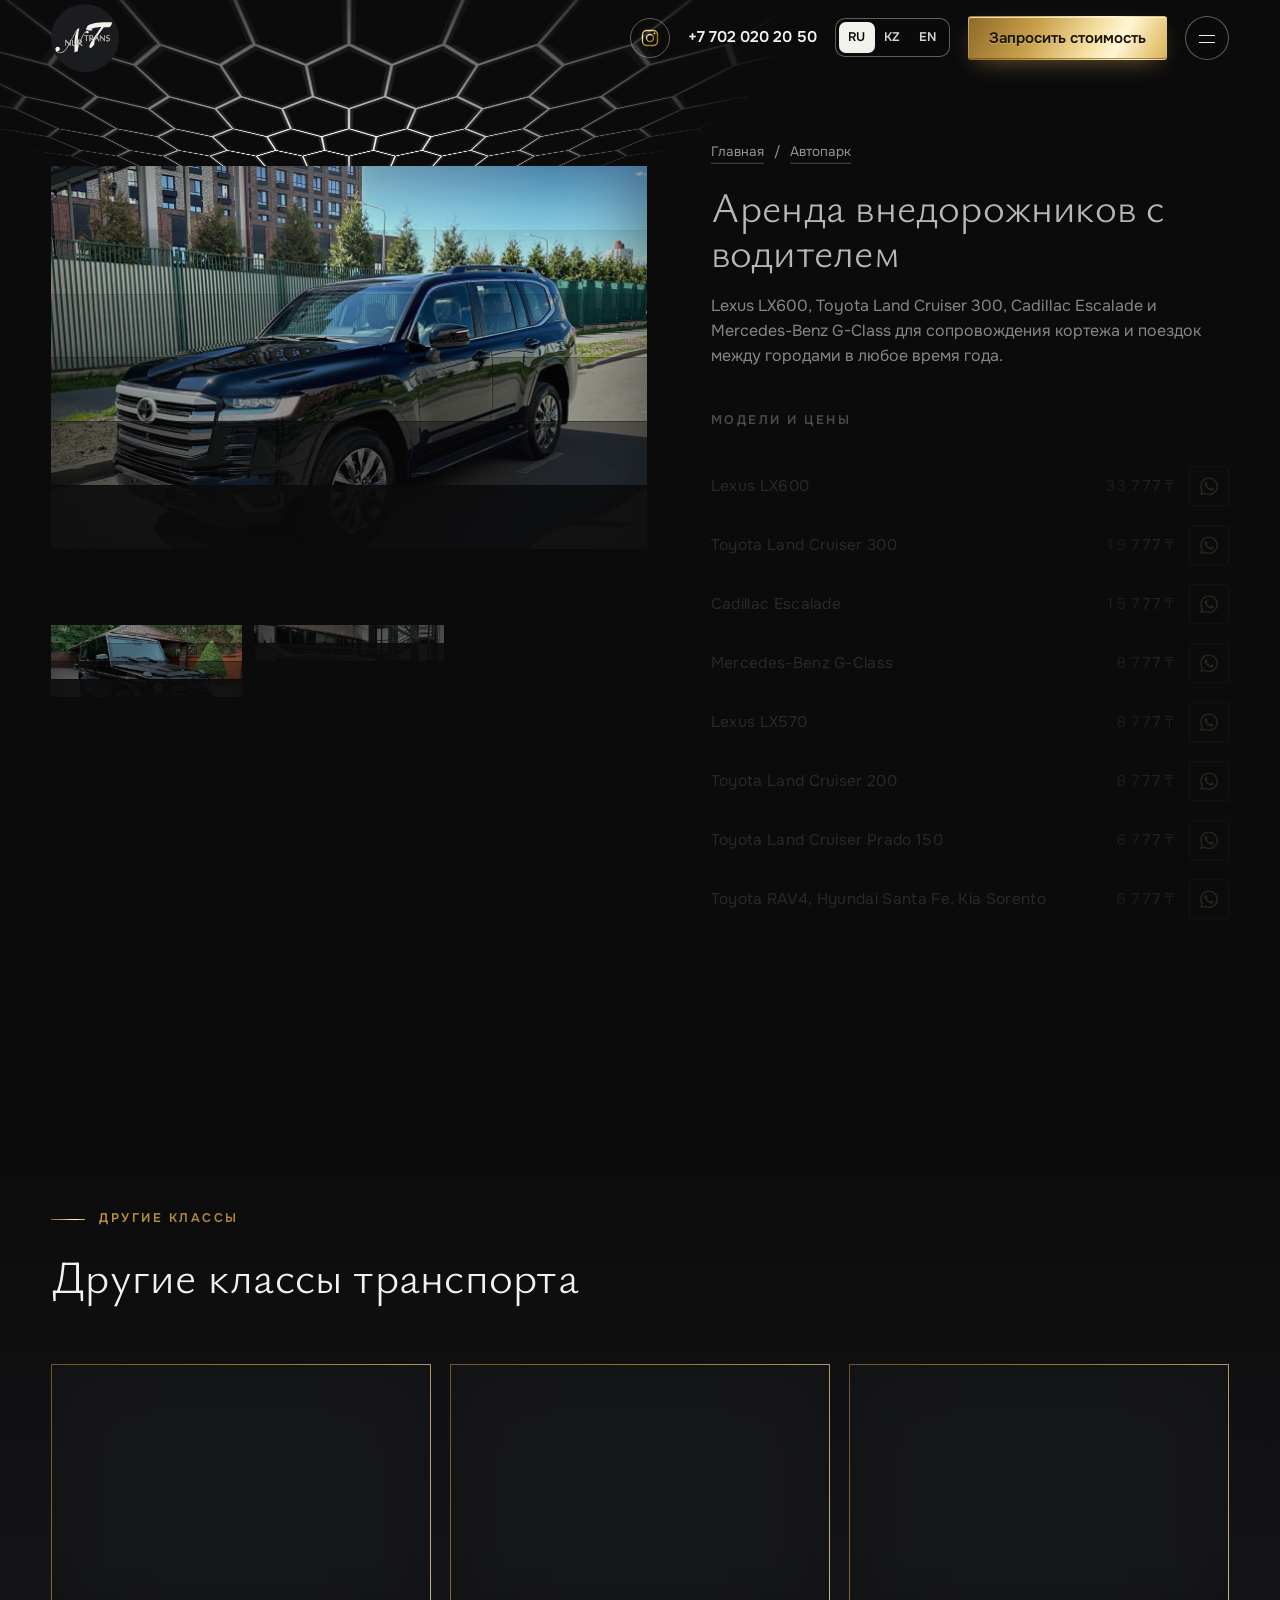
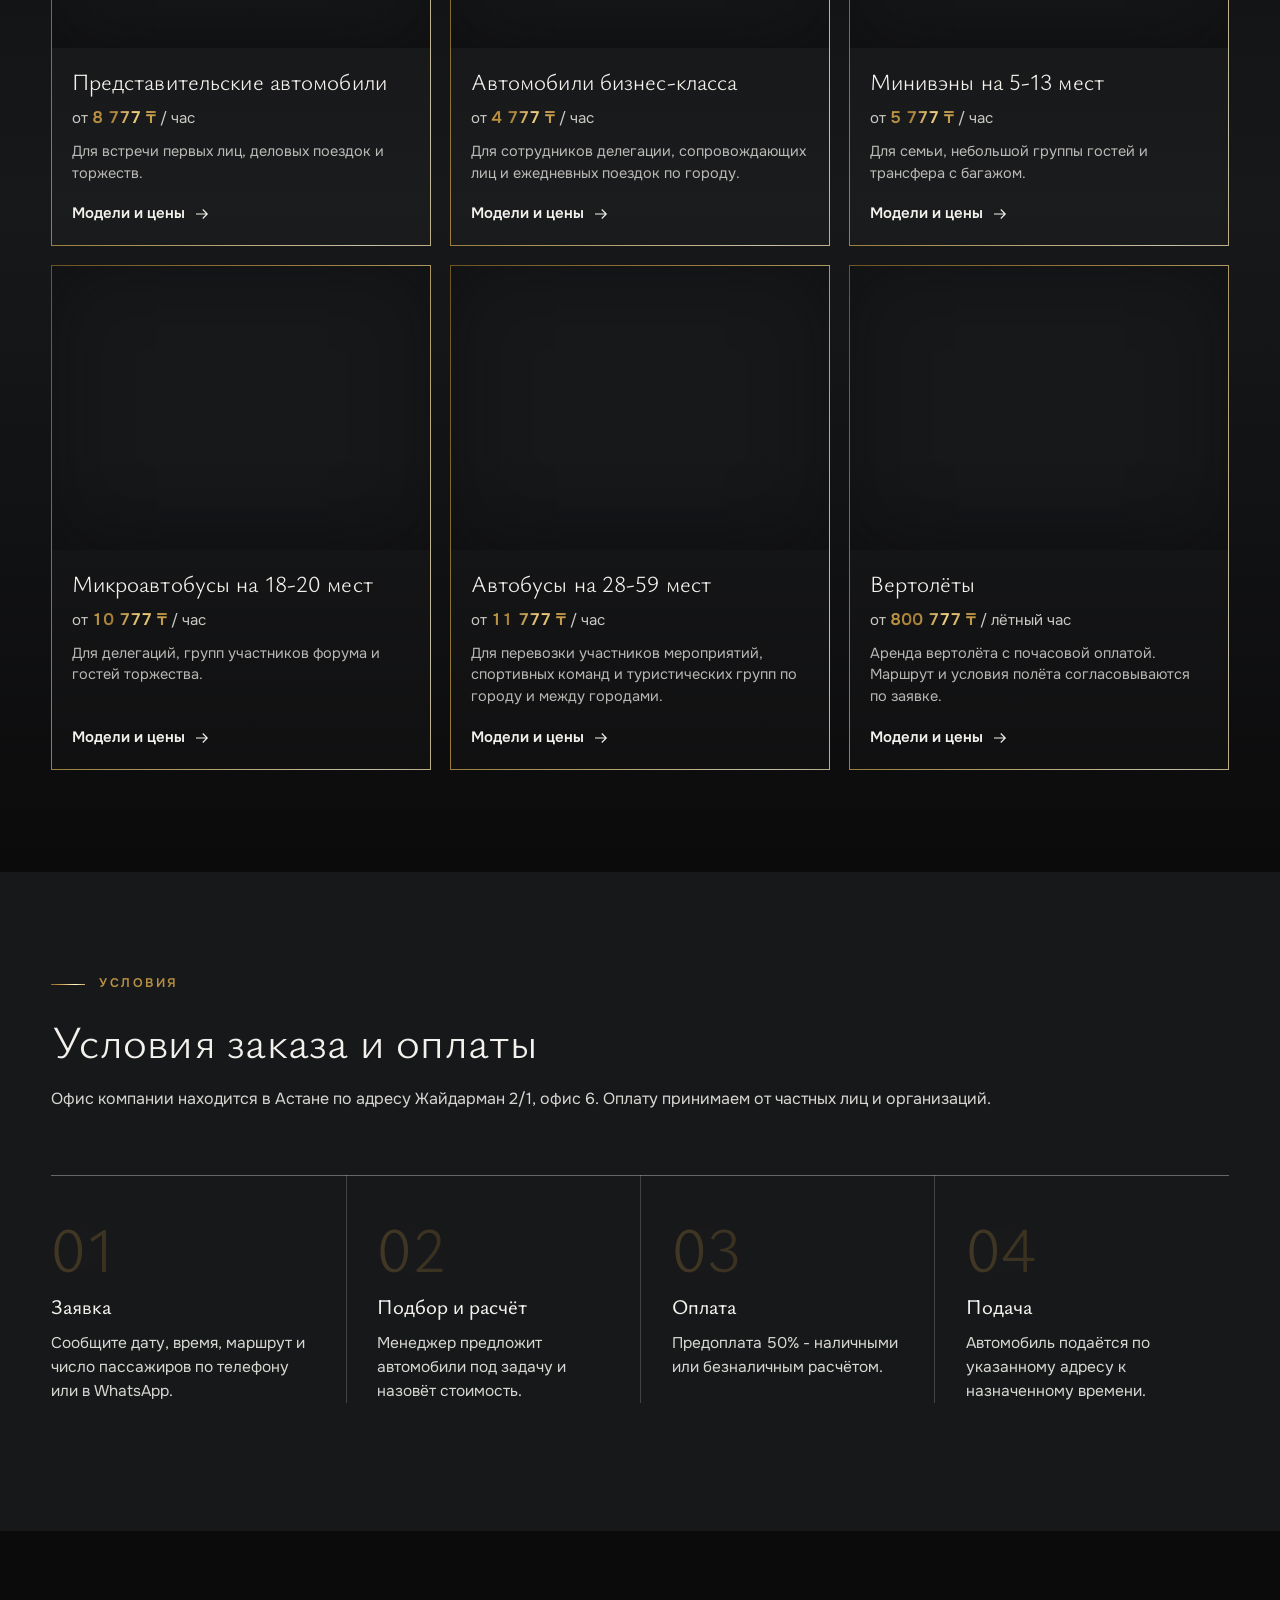
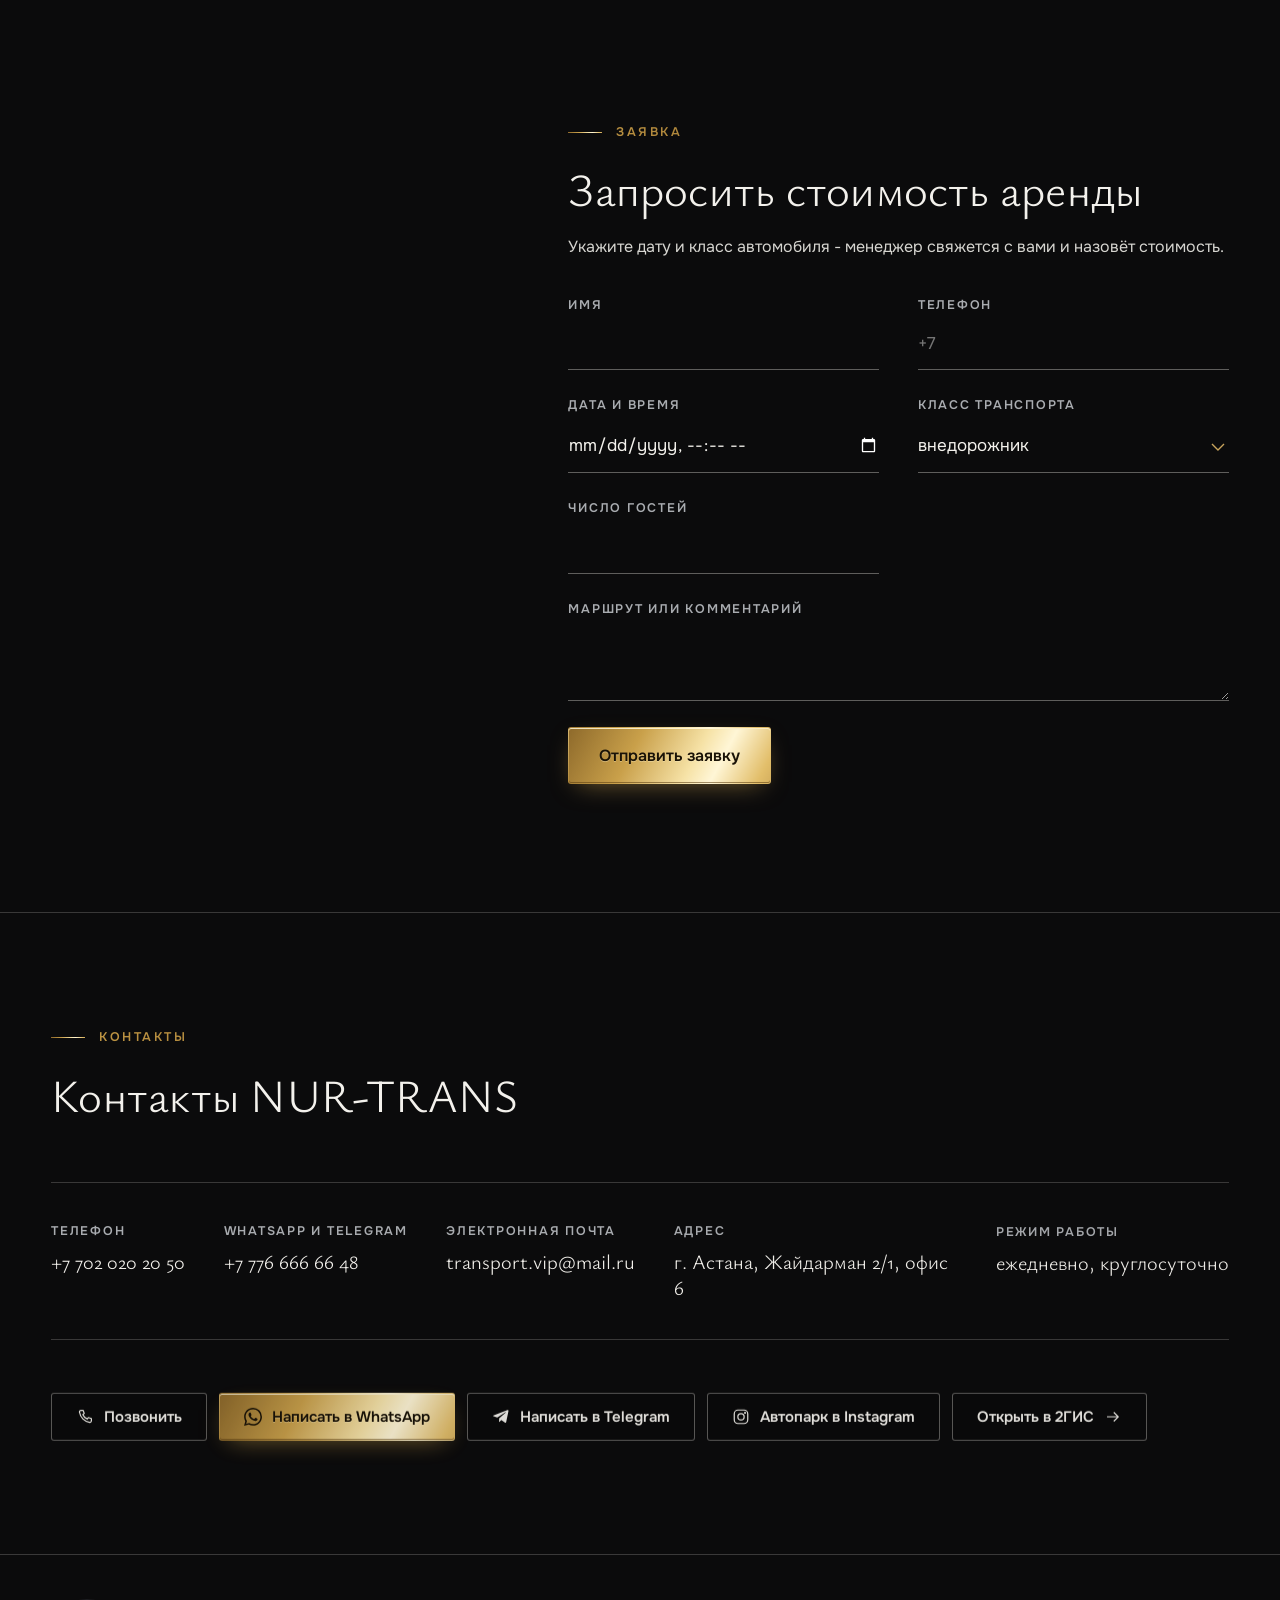
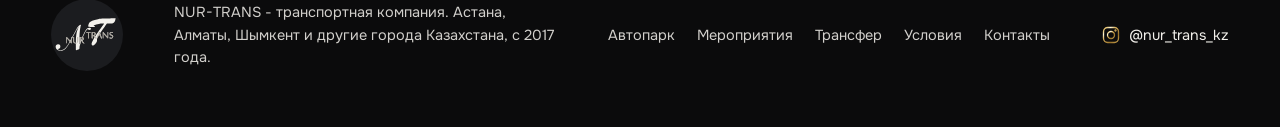
<file: vnedorozhniki/index.html>
<!doctype html>
<html lang="ru" data-page="vnedorozhniki">
<head>
<meta charset="utf-8">
<meta name="viewport" content="width=device-width, initial-scale=1, viewport-fit=cover">
<meta name="format-detection" content="telephone=no">
<title data-i18n="p.title">Аренда внедорожников с водителем - Астана, Алматы, Шымкент - NUR-TRANS</title>
<meta name="description" content="Аренда внедорожников с водителем: Lexus LX600, Land Cruiser 300, Cadillac Escalade, Mercedes-Benz G-Class, Prado. Цены за час. Астана, Алматы, Шымкент.">
<meta name="theme-color" content="#0B0B0C">
<link rel="canonical" href="https://nur-trans.com/vnedorozhniki/">
<meta property="og:type" content="website">
<meta property="og:locale" content="ru_RU">
<meta property="og:title" content="Аренда внедорожников с водителем - Астана, Алматы, Шымкент - NUR-TRANS">
<meta property="og:description" content="Аренда внедорожников с водителем: Lexus LX600, Land Cruiser 300, Cadillac Escalade, Mercedes-Benz G-Class, Prado. Цены за час. Астана, Алматы, Шымкент.">
<meta property="og:url" content="https://nur-trans.com/vnedorozhniki/">
<meta property="og:site_name" content="NUR-TRANS">
<meta property="og:image" content="https://nur-trans.com/assets/img/og-image.jpg">
<meta property="og:image:width" content="1200">
<meta property="og:image:height" content="630">
<meta name="twitter:card" content="summary_large_image">
<meta name="twitter:title" content="Аренда внедорожников с водителем - Астана, Алматы, Шымкент - NUR-TRANS">
<meta name="twitter:description" content="Аренда внедорожников с водителем: Lexus LX600, Land Cruiser 300, Cadillac Escalade, Mercedes-Benz G-Class, Prado. Цены за час. Астана, Алматы, Шымкент.">
<meta name="twitter:image" content="https://nur-trans.com/assets/img/og-image.jpg">
<link rel="icon" href="../favicon.ico" sizes="any">
<link rel="icon" type="image/png" sizes="32x32" href="../assets/img/favicon-32.png">
<link rel="icon" type="image/png" sizes="16x16" href="../assets/img/favicon-16.png">
<link rel="apple-touch-icon" href="../assets/img/apple-touch-icon.png">
<link rel="preload" as="image" href="../assets/photos/card-80.webp" fetchpriority="high">
<link rel="stylesheet" href="../styles.css?v=20261123-1">
<script type="application/ld+json">
{"@context": "https://schema.org", "@graph": [{"@type": "BreadcrumbList", "itemListElement": [{"@type": "ListItem", "position": 1, "name": "NUR-TRANS", "item": "https://nur-trans.com/"}, {"@type": "ListItem", "position": 2, "name": "Автопарк", "item": "https://nur-trans.com/#avtopark"}, {"@type": "ListItem", "position": 3, "name": "Внедорожники", "item": "https://nur-trans.com/vnedorozhniki/"}]}, {"@type": "Service", "name": "Аренда внедорожников с водителем", "url": "https://nur-trans.com/vnedorozhniki/", "serviceType": "Внедорожники", "provider": {"@id": "https://nur-trans.com/#org"}, "areaServed": ["Астана", "Алматы", "Шымкент", "Казахстан"]}]}
</script>
<script async src="https://www.googletagmanager.com/gtm.js?id=GTM-THR3546C"></script>
<script>
  window.dataLayer = window.dataLayer || [];
  function gtag(){dataLayer.push(arguments);}
  gtag('js', new Date());
  window.AW_CONV = {
    phone: 'AW-18591531734/GYgZCI-a-r0dENaFkaFF',
    contact: 'AW-18591531734/q_MeCNe--b0dENaFkaFF',
    form: 'AW-18591531734/TJP2CO2w-r0dENaFkaFF'
  };
  function gtag_report_conversion(url, sendTo) {
    gtag('event', 'conversion', {
      'send_to': sendTo || window.AW_CONV.phone,
      'value': 1.0,
      'currency': 'USD',
      'transport_type': 'beacon'
    });
    return false;
  }
</script>
<script src="https://lead-bot.sultan-askarov-kz.workers.dev/t.js" data-site="nurtrans" defer></script>
</head>
<body class="page-cls">
<svg width="0" height="0" style="position:absolute" aria-hidden="true" focusable="false"><defs><linearGradient id="g-gold" x1="0" y1="0" x2="1" y2="1" spreadMethod="reflect"><stop offset="0" stop-color="#A27A34"/><stop offset=".35" stop-color="#E2BE6A"/><stop offset=".5" stop-color="#FFF6D6"/><stop offset=".65" stop-color="#D9B25E"/><stop offset="1" stop-color="#9C7429"/><animateTransform attributeName="gradientTransform" type="translate" values="-1 -1;-1 -1;1 1;1 1" keyTimes="0;.25;.75;1" dur="5.5s" repeatCount="indefinite"/></linearGradient><linearGradient id="g-gold-h" gradientUnits="userSpaceOnUse" x1="0" y1="0" x2="600" y2="0"><stop offset="0" stop-color="#A27A34"/><stop offset=".45" stop-color="#E2BE6A"/><stop offset=".5" stop-color="#FFF6D6"/><stop offset=".55" stop-color="#E2BE6A"/><stop offset="1" stop-color="#A27A34"/></linearGradient></defs>
<symbol id="logo" viewBox="25 26 584 584"><circle cx="317" cy="318" r="292" fill="var(--logo-disc,#17181A)"/><path fill="var(--logo-mark,#F3F1EC)" fill-rule="evenodd" d="M111.7 445.8C123.5 444.0 132.9 439.1 142.5 429.7C155.0 417.4 162.6 406.6 176.2 381.8C179.0 376.6 179.8 375.3 180.4 375.3C180.5 375.3 182.7 377.6 185.2 380.3C189.8 385.4 190.7 386.1 192.2 385.4C193.0 385.0 193.0 385.0 193.1 367.5C193.2 351.9 193.2 350.0 193.7 349.5C194.0 349.1 197.1 343.7 200.5 337.3C203.9 331.0 209.0 321.6 211.8 316.5C214.6 311.4 219.7 302.0 223.2 295.7C234.0 275.8 246.7 254.9 249.8 252.0C250.9 251.0 250.7 251.4 248.6 255.5C239.9 272.5 232.7 295.6 230.5 313.5C229.9 319.1 229.1 326.3 228.8 329.0C228.7 330.2 228.3 334.8 227.8 339.3C227.1 346.8 227.0 348.9 227.0 363.9C227.0 383.5 227.3 382.2 223.6 381.9C216.5 381.4 213.5 378.7 212.7 372.3C212.5 370.9 212.3 362.1 212.3 352.6C212.3 343.1 212.2 335.2 212.1 334.9C211.9 334.1 206.6 334.1 206.0 334.8C205.2 335.8 205.7 372.4 206.6 375.1C209.0 382.3 213.8 385.4 222.8 385.9C224.7 386.0 226.4 386.2 226.5 386.4C226.6 386.6 226.7 398.8 226.7 413.6C226.6 445.0 226.3 442.3 230.1 440.9C233.3 439.7 247.3 434.4 251.8 432.7C256.3 430.9 255.9 432.0 256.3 419.7C256.6 409.1 257.3 406.5 265.5 382.7C265.8 381.8 267.0 378.4 268.2 375.0C270.9 367.1 271.8 364.9 272.5 365.1C272.8 365.1 274.5 367.8 276.4 371.2C283.7 384.4 285.2 385.8 291.9 385.8C297.5 385.7 299.3 383.9 295.1 382.5C291.2 381.1 287.5 377.0 282.6 368.6C279.4 363.2 279.4 363.1 282.1 361.6C289.1 357.5 292.0 348.7 288.7 341.5C287.9 339.7 285.3 336.7 284.6 336.7C283.0 336.7 283.5 335.3 290.4 319.8C300.6 297.1 308.5 283.0 315.6 274.7C319.9 269.8 321.3 269.6 326.3 273.1C335.8 279.9 349.7 276.9 349.7 268.0C349.7 257.7 330.8 255.1 320.0 263.9C309.4 272.4 297.1 292.7 282.3 326.2C280.6 330.0 279.1 333.3 278.9 333.5C278.8 333.7 275.5 333.8 270.9 333.9C260.9 333.9 258.7 334.1 258.3 335.2C257.6 337.1 257.9 383.7 258.7 385.1C259.3 386.3 259.3 386.3 258.7 388.6C257.9 391.5 257.0 393.7 256.7 393.7C256.0 393.7 255.7 335.9 256.3 323.3C257.2 306.4 257.4 303.0 257.7 299.7C257.9 297.7 258.3 292.4 258.7 287.8C259.9 273.2 263.1 255.7 267.5 239.9C268.7 235.6 268.1 234.3 265.0 234.3C259.9 234.4 251.0 241.4 243.8 251.1C237.0 260.0 236.9 260.3 215.7 300.0C200.0 329.3 194.8 339.0 194.3 339.7C193.5 340.9 193.0 340.2 193.0 337.5C193.0 334.7 192.7 334.3 190.8 334.3C188.7 334.3 188.7 334.3 188.7 342.4C188.7 350.8 189.0 349.5 184.4 357.5C179.9 365.3 181.5 365.6 171.7 354.8C151.8 333.0 152.8 334.0 151.3 334.0C150.6 334.0 150.0 334.1 149.9 334.3C149.8 334.4 149.7 345.9 149.7 359.7C149.6 387.4 149.4 385.3 151.9 385.3C154.2 385.3 154.1 386.1 154.0 365.5C153.8 343.7 153.3 345.2 158.9 351.3C169.6 362.9 176.2 370.5 176.3 371.0C176.3 371.4 174.4 375.2 171.6 380.1C169.0 384.7 165.9 390.4 164.6 392.7C153.1 413.1 137.9 430.4 126.0 436.6C110.8 444.5 91.1 443.6 79.6 434.5C76.7 432.2 76.8 432.0 81.7 431.3C93.8 429.7 101.0 422.4 101.0 411.6C101.0 399.2 94.2 392.4 82.2 392.7C70.7 393.0 62.1 402.9 62.8 415.3C63.9 436.6 85.1 449.9 111.7 445.8ZM367.5 403.3C375.0 400.5 390.2 384.7 395.5 374.0C397.8 369.5 398.1 367.6 398.1 358.0C398.2 349.5 398.2 349.5 399.1 347.0C401.1 341.7 408.7 327.5 409.6 327.2C409.9 327.1 413.2 326.9 417.0 326.8C425.7 326.5 424.6 325.6 428.2 336.2C431.4 345.7 431.4 345.7 434.6 345.7C438.7 345.7 438.7 345.8 435.8 337.9C427.9 316.2 423.7 304.3 423.7 303.9C423.7 303.3 437.0 283.5 445.5 271.5C449.6 265.8 456.3 256.3 460.5 250.3C476.0 228.5 478.1 225.6 478.9 225.1C479.6 224.7 480.9 224.6 489.9 225.0C504.8 225.5 515.8 225.4 519.5 224.8C531.1 222.8 538.6 217.0 543.3 206.4C545.6 201.0 549.4 185.3 548.8 183.1C548.5 181.8 548.0 181.8 522.2 182.7C517.0 182.8 508.3 183.1 502.8 183.3C491.8 183.7 474.3 184.2 453.4 184.7C434.3 185.1 425.0 186.2 406.0 190.2C367.2 198.3 343.6 207.6 337.0 217.3C331.6 225.3 325.9 241.8 327.0 246.5C327.5 248.9 330.2 250.7 334.8 251.8C344.7 254.1 369.8 253.4 380.5 250.6C383.8 249.8 383.3 249.2 376.9 246.0C370.0 242.5 369.9 242.4 376.0 239.2C386.3 233.8 397.9 230.3 412.7 228.2C427.5 226.1 431.0 225.6 433.8 225.3C447.1 224.0 455.1 223.7 455.5 224.3C456.0 225.1 443.9 243.1 429.1 263.6C403.1 299.4 393.1 313.7 385.0 326.6C381.6 332.1 381.6 332.1 378.9 327.6C376.5 323.4 376.5 323.3 378.9 321.9C390.7 315.3 389.7 298.6 377.2 294.8C374.7 294.0 357.4 293.9 356.1 294.6C355.3 295.0 355.3 295.0 355.3 319.8C355.3 334.5 355.5 344.7 355.7 345.0C355.9 345.3 356.7 345.5 358.4 345.6C362.5 345.8 362.3 346.3 362.3 334.5C362.3 323.0 362.0 323.9 366.4 324.1C369.5 324.2 369.5 324.2 373.4 331.2C375.6 335.0 377.3 338.4 377.3 338.6C377.3 338.9 375.8 341.8 373.9 345.1C361.0 367.8 354.8 381.9 354.1 390.2C353.5 398.3 361.0 405.7 367.5 403.3ZM186.1 370.6C183.7 368.1 183.7 368.1 185.3 365.1C188.5 359.3 188.7 359.4 188.7 366.7C188.7 373.2 188.6 373.3 186.1 370.6ZM265.2 366.1C264.8 365.7 265.0 364.8 265.5 364.4C266.1 363.8 266.5 364.4 266.2 365.5C266.0 366.3 265.6 366.5 265.2 366.1ZM265.7 359.7C264.7 358.7 264.6 339.0 265.6 338.0C267.5 336.2 277.2 337.3 276.6 339.3C275.9 341.5 268.3 359.8 267.9 360.0C267.2 360.5 266.4 360.4 265.7 359.7ZM274.7 358.6C274.7 356.9 280.5 343.2 281.2 343.2C283.7 343.2 282.8 354.8 280.1 357.4C278.2 359.3 274.7 360.0 274.7 358.6ZM517.5 345.5C527.4 342.9 532.5 332.5 528.0 323.8C526.3 320.3 523.6 318.4 516.5 315.3C507.5 311.5 505.7 309.9 505.7 305.5C505.7 299.0 511.7 296.9 522.0 299.8C525.6 300.9 525.8 300.8 526.5 298.0C527.3 294.9 527.0 294.7 520.7 294.0C508.3 292.6 500.2 298.0 500.2 307.7C500.2 315.0 502.8 317.8 513.4 322.4C523.0 326.5 525.2 329.5 523.3 336.3C521.8 341.9 512.4 342.8 503.7 338.3C500.7 336.8 500.4 336.9 499.2 339.7C498.3 342.2 498.4 342.7 500.3 343.6C504.9 346.0 512.4 346.8 517.5 345.5ZM331.7 345.3C332.3 345.0 332.3 344.4 332.3 322.6C332.3 310.2 332.4 299.8 332.5 299.4C332.8 298.3 334.5 298.0 340.2 298.0C347.4 298.0 348.8 297.5 347.7 295.1C347.3 294.3 347.3 294.3 329.2 294.3C309.2 294.3 310.0 294.3 310.0 296.3C310.0 297.8 310.5 297.9 317.8 298.1C323.1 298.2 324.5 298.4 324.9 298.8C325.3 299.2 325.4 302.1 325.4 321.6C325.3 333.8 325.4 344.1 325.5 344.5C326.0 345.6 330.1 346.2 331.7 345.3ZM449.4 344.9C449.6 344.7 449.7 336.2 449.6 326.1C449.6 305.3 449.5 305.9 451.8 308.3C453.4 310.1 466.7 324.8 475.1 334.2C485.5 345.7 486.8 346.8 488.3 345.3C488.8 344.7 488.8 295.3 488.3 294.7C488.0 294.5 487.3 294.3 486.5 294.3C484.2 294.3 484.3 293.3 484.3 313.7C484.3 331.5 484.3 332.3 483.7 332.3C483.4 332.3 481.4 330.4 478.9 327.8C476.6 325.2 469.0 316.8 461.9 309.0C448.8 294.6 447.7 293.6 446.2 294.3C445.1 294.8 444.8 344.6 445.9 345.3C446.7 345.8 449.0 345.5 449.4 344.9ZM412.6 323.1C412.0 322.6 412.5 321.6 415.4 316.8C419.4 310.3 419.3 310.3 421.6 316.7C424.0 323.6 424.3 323.1 418.0 323.3C415.1 323.3 412.7 323.2 412.6 323.1ZM362.7 319.9C362.0 319.2 362.2 298.5 362.9 298.0C364.7 296.4 374.0 297.9 376.5 300.1C381.3 304.2 380.6 316.4 375.5 318.7C372.3 320.1 363.8 321.0 362.7 319.9Z"/><path fill="var(--logo-word,#A9A49B)" fill-rule="evenodd" d="M229.5 386.0C234.6 384.6 234.3 384.8 234.3 382.8C234.3 380.9 234.3 380.9 230.4 381.2C228.3 381.3 226.2 381.5 225.9 381.7C225.4 382.0 222.0 381.7 219.7 381.1C217.1 380.5 214.8 378.3 213.5 375.2C212.9 373.5 212.8 373.0 212.7 354.2C212.7 341.0 212.5 334.7 212.3 334.4C211.7 333.8 206.5 333.8 205.9 334.5C205.1 335.3 205.1 367.9 205.8 372.3C206.9 379.3 210.0 383.2 215.8 385.1C219.0 386.1 226.9 386.6 229.5 386.0ZM295.3 384.2C295.3 382.4 295.3 382.3 294.2 381.9C291.4 380.7 286.9 375.4 282.7 368.3C279.6 362.9 279.6 363.6 282.8 361.6C285.9 359.5 287.3 358.1 288.8 355.0C290.3 351.8 290.4 343.9 288.9 341.0C287.6 338.6 283.9 335.0 282.7 335.0C282.2 335.0 281.4 334.7 281.0 334.4C279.9 333.6 259.5 333.5 258.6 334.3C257.8 334.9 257.7 384.6 258.4 385.3C258.7 385.5 259.9 385.7 261.9 385.7C265.0 385.7 265.0 385.7 265.2 384.8C265.3 384.2 265.5 383.5 265.7 383.1C266.1 382.0 266.1 378.7 265.7 378.7C265.5 378.7 265.3 377.1 265.3 374.5C265.3 372.1 265.5 370.3 265.7 370.2C266.1 369.9 266.1 366.3 265.6 366.3C265.4 366.3 265.3 365.9 265.4 365.4C265.5 364.3 269.5 363.6 270.2 364.5C270.4 364.8 271.0 365.0 271.6 365.0C272.5 365.0 272.7 365.2 274.7 368.8C283.7 385.0 284.6 385.9 291.9 386.0C295.3 386.0 295.3 386.0 295.3 384.2ZM153.9 366.3C154.0 356.0 154.1 347.4 154.3 347.2C154.4 347.1 158.5 351.3 163.4 356.7C175.3 369.8 176.0 370.7 176.2 371.8C176.3 372.3 176.6 372.7 176.9 372.7C177.8 372.7 178.7 373.7 178.7 374.7C178.7 375.5 178.8 375.7 179.6 375.7C180.3 375.7 181.0 376.3 183.1 378.6C189.3 385.5 189.2 385.3 191.2 385.3C192.2 385.3 193.0 385.2 193.1 385.0C193.4 384.6 193.4 335.6 193.2 334.9C193.0 334.4 192.6 334.3 190.7 334.4L188.5 334.5L188.3 342.8C188.2 347.4 188.3 355.7 188.4 361.3C188.6 368.7 188.6 371.5 188.3 371.8C187.7 372.4 184.3 368.5 184.3 367.3C184.3 366.5 184.2 366.3 183.4 366.3C182.2 366.3 181.7 365.8 181.7 364.6C181.7 363.9 181.5 363.7 180.8 363.6C180.1 363.4 176.3 359.5 166.5 348.7C153.2 334.0 153.2 334.0 151.3 334.1L149.5 334.2L149.4 359.3C149.4 373.2 149.4 384.7 149.5 384.9C149.6 385.2 150.3 385.3 151.7 385.3L153.8 385.2L153.9 366.3ZM241.8 379.2C245.5 375.0 245.7 373.7 245.7 352.5C245.7 332.3 246.0 334.0 242.4 334.0C238.3 334.0 238.7 332.1 238.6 353.6C238.6 371.3 238.6 372.3 237.9 374.5C236.5 379.4 236.7 380.7 238.8 380.7C240.5 380.7 240.7 380.6 241.8 379.2ZM265.8 359.6C265.1 358.9 265.2 338.9 265.8 338.2C267.4 336.7 276.3 337.5 276.3 339.1C276.3 339.5 276.7 339.7 277.5 339.7C278.9 339.7 280.0 340.6 280.0 341.9C280.0 342.6 280.2 342.9 280.8 343.2C283.6 344.4 282.5 355.4 279.4 357.6C277.0 359.3 266.9 360.8 265.8 359.6ZM390.8 346.1C393.1 345.8 393.2 342.9 390.9 341.8C388.0 340.4 382.7 334.2 382.7 332.1C382.7 331.2 382.5 331.0 382.0 331.0C381.4 331.0 381.0 330.5 378.4 326.1C376.9 323.6 377.0 323.6 380.2 321.5C385.7 317.9 388.0 312.4 387.1 305.4C386.3 299.5 383.2 296.2 377.0 294.5C374.0 293.6 357.0 293.7 355.8 294.5C355.0 295.0 355.0 295.0 355.0 319.7C355.0 336.1 355.1 344.6 355.3 345.0C355.6 345.6 356.1 345.7 358.5 345.7C362.7 345.7 362.3 346.8 362.3 335.3C362.3 323.5 362.2 324.0 366.0 324.0C367.9 324.0 368.4 324.1 369.1 324.8C370.5 326.1 377.0 338.1 377.0 339.5C377.0 340.5 377.1 340.7 377.8 340.7C378.2 340.7 378.9 341.2 379.7 342.3C382.2 345.6 385.7 346.8 390.8 346.1ZM519.1 345.4C522.4 344.2 524.0 343.0 524.0 341.8C524.0 340.7 524.1 340.7 525.1 340.7C529.0 340.7 531.2 329.8 528.5 324.1C526.9 320.5 523.2 317.7 516.8 315.2C508.2 311.8 505.8 309.5 506.1 305.1C506.6 299.1 506.4 299.5 509.6 299.1C513.7 298.7 516.5 298.8 519.3 299.5C525.8 301.0 526.8 300.7 526.6 296.7C526.5 294.1 526.6 294.1 518.8 293.8C510.7 293.5 506.7 294.6 506.7 297.2C506.7 298.7 506.7 298.7 504.9 298.7C501.7 298.7 499.8 302.0 499.9 307.8C499.9 315.3 502.7 318.3 513.7 322.9C522.2 326.4 524.4 329.2 523.3 334.7C523.1 335.9 522.8 337.4 522.8 338.1C522.6 339.2 522.5 339.3 521.4 339.4C520.7 339.5 519.3 339.9 518.3 340.3C514.9 341.6 510.9 341.1 505.5 338.8C500.5 336.7 499.0 337.2 499.0 341.3C499.0 343.3 499.0 343.3 500.3 344.0C504.9 346.3 514.5 347.0 519.1 345.4ZM332.3 345.3C332.6 345.0 332.7 339.4 332.7 322.1C332.7 299.3 332.7 299.3 333.4 298.9C334.0 298.5 335.9 298.3 340.8 298.1C347.4 297.9 347.4 297.9 347.3 296.0L347.2 294.2L329.5 294.1C308.7 294.0 310.3 293.8 310.3 296.2C310.3 297.2 310.4 298.0 310.6 298.0C310.7 298.1 313.9 298.2 317.6 298.3C323.8 298.5 324.4 298.6 324.9 299.1C325.3 299.7 325.3 303.4 325.3 322.3C325.3 339.4 325.4 345.0 325.7 345.3C326.0 345.5 327.2 345.7 329.0 345.7C330.8 345.7 332.0 345.5 332.3 345.3ZM400.7 344.1C401.1 343.2 401.3 341.9 401.3 340.6C401.3 339.1 401.7 337.6 403.0 333.9C405.6 326.8 405.0 327.5 409.2 327.2C415.4 326.8 423.8 327.0 424.4 327.4C425.0 327.9 425.9 330.1 428.8 338.9C431.2 346.0 430.9 345.7 434.7 345.7C437.7 345.7 437.7 345.7 437.7 343.9C437.7 342.7 437.3 341.2 436.7 339.4C436.1 338.0 434.1 332.4 432.2 327.0C430.2 321.6 427.6 314.3 426.3 310.8C424.7 306.4 424.0 304.0 424.0 302.9C424.0 301.8 423.9 301.4 423.4 301.3C423.1 301.2 422.6 300.4 422.3 299.6C419.9 293.2 420.3 293.8 418.3 293.7C414.0 293.5 412.1 295.3 412.0 299.6C412.0 301.3 412.0 301.3 413.8 301.3C415.4 301.3 415.6 301.4 416.0 302.2C416.9 304.2 418.7 309.7 418.7 310.5C418.7 311.0 418.9 311.6 419.2 311.9C420.6 313.3 423.2 322.3 422.5 322.9C421.7 323.4 408.1 323.2 407.5 322.7C407.4 322.5 407.6 321.4 408.1 320.0C408.6 318.7 409.0 317.3 409.0 317.0C409.0 316.6 409.1 316.3 409.3 316.3C409.5 316.3 409.8 315.7 409.9 315.0C410.0 314.3 410.2 313.7 410.4 313.7C410.5 313.7 410.8 313.1 410.9 312.3C411.0 311.6 411.2 311.0 411.4 311.0C411.5 311.0 411.7 310.6 411.7 310.2C411.7 309.7 411.8 309.3 412.0 309.3C412.2 309.3 412.3 309.0 412.3 308.5C412.3 308.0 412.5 307.7 412.7 307.7C412.8 307.7 413.0 306.8 413.0 305.8C413.0 304.0 413.0 304.0 411.2 304.0C409.4 304.0 409.3 304.0 409.3 304.8C409.3 305.3 409.2 305.7 409.0 305.7C408.8 305.7 408.7 306.0 408.7 306.5C408.7 307.0 408.5 307.3 408.3 307.3C408.2 307.3 408.0 307.7 408.0 308.2C408.0 308.6 407.9 309.0 407.7 309.0C407.5 309.0 407.2 309.6 407.1 310.3C407.0 311.1 406.8 311.7 406.6 311.7C406.5 311.7 406.3 312.2 406.1 312.9C406.0 313.6 405.8 314.2 405.7 314.3C405.4 314.5 404.5 316.7 401.5 324.2C400.4 327.1 398.9 330.7 398.3 332.2C393.0 345.4 393.0 345.7 397.2 345.7C400.0 345.7 400.0 345.7 400.7 344.1ZM449.7 344.9C450.0 344.4 450.1 339.7 449.9 325.9C449.8 315.9 449.8 307.6 450.0 307.5C450.3 307.3 450.7 307.6 455.8 313.3C467.3 326.1 469.3 328.3 471.3 330.5C472.5 331.8 476.0 335.7 479.1 339.1C484.8 345.4 484.8 345.4 486.8 345.3L488.8 345.2L488.9 320.5C489.0 291.8 489.2 294.3 486.7 294.3C483.7 294.3 483.9 292.9 484.0 313.6C484.1 323.7 484.0 332.1 483.9 332.2C483.7 332.4 481.1 329.6 464.2 311.0C448.1 293.2 449.2 294.3 447.0 294.4L445.2 294.5L445.1 319.6C445.0 337.9 445.1 344.9 445.4 345.2C446.0 346.0 449.2 345.8 449.7 344.9ZM363.4 320.0C362.4 319.6 362.3 318.6 362.4 308.1C362.5 296.6 362.1 297.5 367.7 297.8C376.5 298.1 380.3 302.4 379.3 311.1C378.8 315.0 377.6 317.3 375.3 318.5C373.2 319.6 365.0 320.6 363.4 320.0Z"/></symbol>
<symbol id="ic-wa" viewBox="0 0 24 24"><path fill="currentColor" d="M17.472 14.382c-.297-.149-1.758-.867-2.03-.967-.273-.099-.471-.148-.67.15-.197.297-.767.966-.94 1.164-.173.199-.347.223-.644.075-.297-.15-1.255-.463-2.39-1.475-.883-.788-1.48-1.761-1.653-2.059-.173-.297-.018-.458.13-.606.134-.133.298-.347.446-.52.149-.174.198-.298.298-.497.099-.198.05-.371-.025-.52-.075-.149-.669-1.612-.916-2.207-.242-.579-.487-.5-.669-.51-.173-.008-.371-.01-.57-.01-.198 0-.52.074-.792.372-.272.297-1.04 1.016-1.04 2.479 0 1.462 1.065 2.875 1.213 3.074.149.198 2.096 3.2 5.077 4.487.709.306 1.262.489 1.694.625.712.227 1.36.195 1.871.118.571-.085 1.758-.719 2.006-1.413.248-.694.248-1.289.173-1.413-.074-.124-.272-.198-.57-.347m-5.421 7.403h-.004a9.87 9.87 0 0 1-5.031-1.378l-.361-.214-3.741.982.998-3.648-.235-.374a9.86 9.86 0 0 1-1.51-5.26c.001-5.45 4.436-9.884 9.888-9.884 2.64 0 5.122 1.03 6.988 2.898a9.825 9.825 0 0 1 2.893 6.994c-.003 5.45-4.437 9.884-9.885 9.884m8.413-18.297A11.815 11.815 0 0 0 12.05 0C5.495 0 .16 5.335.157 11.892c0 2.096.547 4.142 1.588 5.945L.057 24l6.305-1.654a11.882 11.882 0 0 0 5.683 1.448h.005c6.554 0 11.89-5.335 11.893-11.893a11.821 11.821 0 0 0-3.48-8.413Z"/></symbol>
<symbol id="ic-ig" viewBox="0 0 24 24"><g fill="none" stroke-width="1.6"><rect x="3" y="3" width="18" height="18" rx="5"/><circle cx="12" cy="12" r="4.2"/><circle cx="17.4" cy="6.6" r=".6" fill="currentColor"/></g></symbol>
<symbol id="ic-tg" viewBox="0 0 24 24"><path fill="currentColor" d="M21.9 4.6 18.9 19c-.23 1-.84 1.26-1.7.78l-4.7-3.47-2.27 2.18c-.25.25-.46.46-.95.46l.34-4.8 8.74-7.9c.38-.34-.08-.53-.59-.19L6.97 12.86 2.3 11.4c-1.01-.32-1.03-1.01.21-1.5L20.6 2.93c.84-.31 1.58.2 1.3 1.67Z"/></symbol>
<symbol id="ic-tel" viewBox="0 0 24 24"><path fill="none" stroke="currentColor" stroke-width="1.6" stroke-linejoin="round" d="M6.6 3.5h3l1.4 4-1.9 1.4a11 11 0 0 0 6 6l1.4-1.9 4 1.4v3a2 2 0 0 1-2.2 2A16.5 16.5 0 0 1 4.6 5.700a2 2 0 0 1 2-2.2Z"/></symbol>
<symbol id="ic-arrow" viewBox="0 0 24 24"><path fill="none" stroke="currentColor" stroke-width="1.5" d="M4 12h15m-6-6 6 6-6 6"/></symbol>
<symbol id="ic-hex" viewBox="0 0 24 24"><path fill="none" stroke-width="1.4" d="M12 2.5 20.2 7.200v9.600L12 21.500 3.800 16.800V7.200Z"/></symbol>
</svg>

<header class="hdr" id="hdr">
  <div class="hdr__in">
    <a class="logo" href="../" aria-label="NUR-TRANS"><svg width="68" height="68"><use href="#logo"/></svg></a>
    <nav class="nav" aria-label="Основное меню">
      <a href="../#avtopark" data-i18n="nav.park">Автопарк</a>
      <a href="../#meropriyatiya" data-i18n="nav.events">Мероприятия</a>
      <a href="../#transfer" data-i18n="nav.transfer">Трансфер</a>
      <a href="../#usloviya" data-i18n="nav.terms">Условия</a>
      <a href="../#otzyvy" data-i18n="nav.reviews">Отзывы</a>
      <a href="../#kontakty" data-i18n="nav.contacts">Контакты</a>
    </nav>
    <div class="hdr__right">
      <a class="hdr__ig" href="https://www.instagram.com/nur_trans_kz/" target="_blank" rel="noopener" aria-label="Instagram"><svg width="20" height="20"><use href="#ic-ig"/></svg></a>
      <a class="hdr__tel" href="tel:+77020202050">+7 702 020 20 50</a>
      <div class="lang" role="group" aria-label="Язык">
        <button type="button" data-lang="ru" aria-pressed="true">RU</button>
        <button type="button" data-lang="kk" aria-pressed="false">KZ</button>
        <button type="button" data-lang="en" aria-pressed="false">EN</button>
      </div>
      <a class="btn btn--gold hdr__cta" href="https://wa.me/77766666648?text=%D0%97%D0%B4%D1%80%D0%B0%D0%B2%D1%81%D1%82%D0%B2%D1%83%D0%B9%D1%82%D0%B5%21%20%D0%98%D0%BD%D1%82%D0%B5%D1%80%D0%B5%D1%81%D1%83%D0%B5%D1%82%20%D0%B0%D1%80%D0%B5%D0%BD%D0%B4%D0%B0%20%D0%B0%D0%B2%D1%82%D0%BE%D0%BC%D0%BE%D0%B1%D0%B8%D0%BB%D1%8F.%20%D0%94%D0%B0%D1%82%D0%B0%3A%20%2C%20%D0%B2%D1%80%D0%B5%D0%BC%D1%8F%3A%20%2C%20%D0%BC%D0%B0%D1%80%D1%88%D1%80%D1%83%D1%82%3A" data-wa="wa.common" data-wa-text="Здравствуйте! Интересует аренда автомобиля. Дата: , время: , маршрут:" target="_blank" rel="noopener" data-i18n="cta.price">Запросить стоимость</a>
      <button class="burger" type="button" aria-label="Меню" aria-expanded="false" aria-controls="menu"><i></i><i></i></button>
    </div>
  </div>
</header>

<div class="menu" id="menu" hidden>
  <nav class="menu__nav">
    <a href="../#avtopark" data-i18n="nav.park">Автопарк</a>
    <a href="../#meropriyatiya" data-i18n="nav.events">Мероприятия</a>
    <a href="../#transfer" data-i18n="nav.transfer">Трансфер</a>
    <a href="../#usloviya" data-i18n="nav.terms">Условия</a>
    <a href="../#otzyvy" data-i18n="nav.reviews">Отзывы</a>
    <a href="../#kontakty" data-i18n="nav.contacts">Контакты</a>
  </nav>
  <div class="menu__act">
    <a class="btn btn--line" href="tel:+77020202050"><svg width="18" height="18"><use href="#ic-tel"/></svg><span data-i18n="cta.call">Позвонить</span></a>
    <a class="btn btn--gold" href="https://wa.me/77766666648?text=%D0%97%D0%B4%D1%80%D0%B0%D0%B2%D1%81%D1%82%D0%B2%D1%83%D0%B9%D1%82%D0%B5%21%20%D0%98%D0%BD%D1%82%D0%B5%D1%80%D0%B5%D1%81%D1%83%D0%B5%D1%82%20%D0%B0%D1%80%D0%B5%D0%BD%D0%B4%D0%B0%20%D0%B0%D0%B2%D1%82%D0%BE%D0%BC%D0%BE%D0%B1%D0%B8%D0%BB%D1%8F.%20%D0%94%D0%B0%D1%82%D0%B0%3A%20%2C%20%D0%B2%D1%80%D0%B5%D0%BC%D1%8F%3A%20%2C%20%D0%BC%D0%B0%D1%80%D1%88%D1%80%D1%83%D1%82%3A" data-wa="wa.common" data-wa-text="Здравствуйте! Интересует аренда автомобиля. Дата: , время: , маршрут:" target="_blank" rel="noopener"><svg width="18" height="18"><use href="#ic-wa"/></svg><span>WhatsApp</span></a>
    <a class="btn btn--line" href="https://www.instagram.com/nur_trans_kz/" target="_blank" rel="noopener"><svg width="18" height="18"><use href="#ic-ig"/></svg><span data-i18n="ig.park">Автопарк в Instagram</span></a>
  </div>
</div>

<main>
<section class="bay bay--page" id="vnedorozhniki">
  <div class="wrap bay__in">
    <div class="bay__info ph__head">
      <nav class="crumbs" aria-label="Навигация"><a href="../" data-i18n="p.home">Главная</a><span aria-hidden="true">/</span><a href="../#avtopark" data-i18n="nav.park">Автопарк</a></nav>
      <h1 class="display" data-i18n="p.h1">Аренда внедорожников с водителем</h1>
      <p class="lead" data-i18n="p.lead">Lexus LX600, Toyota Land Cruiser 300, Cadillac Escalade и Mercedes-Benz G-Class для сопровождения кортежа и поездок между городами в любое время года.</p>
    </div>
    <div class="bay__media"><div class="lamp" aria-hidden="true"></div><figure class="frame frame--main"><img src="../assets/photos/card-80.webp" width="1200" height="900" decoding="async" fetchpriority="high" alt="Внедорожник из парка NUR-TRANS"></figure><div class="thumbs"><figure class="frame"><img src="../assets/photos/card-107.webp" width="1200" height="899" loading="lazy" decoding="async" alt="Mercedes-Benz G-Class из парка NUR-TRANS"></figure><figure class="frame"><img src="../assets/photos/card-121.webp" width="1200" height="795" loading="lazy" decoding="async" alt="Cadillac Escalade из парка NUR-TRANS"></figure><figure class="frame"><img src="../assets/photos/card-71.webp" width="869" height="869" loading="lazy" decoding="async" alt="Внедорожник Lexus из парка NUR-TRANS"></figure></div></div>
    <div class="bay__info ph__list">
      <h2 class="ph__sub" data-i18n="p.models">Модели и цены</h2>
      <ul class="models models--price models--order"><li><span class="mdl"><span>Lexus LX600</span></span><span class="pr">33&nbsp;777&nbsp;₸</span><a class="mord" href="https://wa.me/77766666648?text=%D0%97%D0%B4%D1%80%D0%B0%D0%B2%D1%81%D1%82%D0%B2%D1%83%D0%B9%D1%82%D0%B5%21%20%D0%98%D0%BD%D1%82%D0%B5%D1%80%D0%B5%D1%81%D1%83%D0%B5%D1%82%20%D0%B0%D1%80%D0%B5%D0%BD%D0%B4%D0%B0%3A%20Lexus%20LX600.%20%D0%94%D0%B0%D1%82%D0%B0%3A%20%2C%20%D0%B2%D1%80%D0%B5%D0%BC%D1%8F%3A%20%2C%20%D0%BC%D0%B0%D1%80%D1%88%D1%80%D1%83%D1%82%3A" data-wa="wa.model" data-wa-text="Здравствуйте! Интересует аренда: Lexus LX600. Дата: , время: , маршрут:" target="_blank" rel="noopener" data-wa-model="Lexus LX600" aria-label="Заказать Lexus LX600 в WhatsApp"><svg width="18" height="18"><use href="#ic-wa"/></svg></a></li><li><span class="mdl"><span>Toyota Land Cruiser 300</span></span><span class="pr">19&nbsp;777&nbsp;₸</span><a class="mord" href="https://wa.me/77766666648?text=%D0%97%D0%B4%D1%80%D0%B0%D0%B2%D1%81%D1%82%D0%B2%D1%83%D0%B9%D1%82%D0%B5%21%20%D0%98%D0%BD%D1%82%D0%B5%D1%80%D0%B5%D1%81%D1%83%D0%B5%D1%82%20%D0%B0%D1%80%D0%B5%D0%BD%D0%B4%D0%B0%3A%20Toyota%20Land%20Cruiser%20300.%20%D0%94%D0%B0%D1%82%D0%B0%3A%20%2C%20%D0%B2%D1%80%D0%B5%D0%BC%D1%8F%3A%20%2C%20%D0%BC%D0%B0%D1%80%D1%88%D1%80%D1%83%D1%82%3A" data-wa="wa.model" data-wa-text="Здравствуйте! Интересует аренда: Toyota Land Cruiser 300. Дата: , время: , маршрут:" target="_blank" rel="noopener" data-wa-model="Toyota Land Cruiser 300" aria-label="Заказать Toyota Land Cruiser 300 в WhatsApp"><svg width="18" height="18"><use href="#ic-wa"/></svg></a></li><li><span class="mdl"><span>Cadillac Escalade</span></span><span class="pr">15&nbsp;777&nbsp;₸</span><a class="mord" href="https://wa.me/77766666648?text=%D0%97%D0%B4%D1%80%D0%B0%D0%B2%D1%81%D1%82%D0%B2%D1%83%D0%B9%D1%82%D0%B5%21%20%D0%98%D0%BD%D1%82%D0%B5%D1%80%D0%B5%D1%81%D1%83%D0%B5%D1%82%20%D0%B0%D1%80%D0%B5%D0%BD%D0%B4%D0%B0%3A%20Cadillac%20Escalade.%20%D0%94%D0%B0%D1%82%D0%B0%3A%20%2C%20%D0%B2%D1%80%D0%B5%D0%BC%D1%8F%3A%20%2C%20%D0%BC%D0%B0%D1%80%D1%88%D1%80%D1%83%D1%82%3A" data-wa="wa.model" data-wa-text="Здравствуйте! Интересует аренда: Cadillac Escalade. Дата: , время: , маршрут:" target="_blank" rel="noopener" data-wa-model="Cadillac Escalade" aria-label="Заказать Cadillac Escalade в WhatsApp"><svg width="18" height="18"><use href="#ic-wa"/></svg></a></li><li><span class="mdl"><span>Mercedes-Benz G-Class</span></span><span class="pr">8&nbsp;777&nbsp;₸</span><a class="mord" href="https://wa.me/77766666648?text=%D0%97%D0%B4%D1%80%D0%B0%D0%B2%D1%81%D1%82%D0%B2%D1%83%D0%B9%D1%82%D0%B5%21%20%D0%98%D0%BD%D1%82%D0%B5%D1%80%D0%B5%D1%81%D1%83%D0%B5%D1%82%20%D0%B0%D1%80%D0%B5%D0%BD%D0%B4%D0%B0%3A%20Mercedes-Benz%20G-Class.%20%D0%94%D0%B0%D1%82%D0%B0%3A%20%2C%20%D0%B2%D1%80%D0%B5%D0%BC%D1%8F%3A%20%2C%20%D0%BC%D0%B0%D1%80%D1%88%D1%80%D1%83%D1%82%3A" data-wa="wa.model" data-wa-text="Здравствуйте! Интересует аренда: Mercedes-Benz G-Class. Дата: , время: , маршрут:" target="_blank" rel="noopener" data-wa-model="Mercedes-Benz G-Class" aria-label="Заказать Mercedes-Benz G-Class в WhatsApp"><svg width="18" height="18"><use href="#ic-wa"/></svg></a></li><li><span class="mdl"><span>Lexus LX570</span></span><span class="pr">8&nbsp;777&nbsp;₸</span><a class="mord" href="https://wa.me/77766666648?text=%D0%97%D0%B4%D1%80%D0%B0%D0%B2%D1%81%D1%82%D0%B2%D1%83%D0%B9%D1%82%D0%B5%21%20%D0%98%D0%BD%D1%82%D0%B5%D1%80%D0%B5%D1%81%D1%83%D0%B5%D1%82%20%D0%B0%D1%80%D0%B5%D0%BD%D0%B4%D0%B0%3A%20Lexus%20LX570.%20%D0%94%D0%B0%D1%82%D0%B0%3A%20%2C%20%D0%B2%D1%80%D0%B5%D0%BC%D1%8F%3A%20%2C%20%D0%BC%D0%B0%D1%80%D1%88%D1%80%D1%83%D1%82%3A" data-wa="wa.model" data-wa-text="Здравствуйте! Интересует аренда: Lexus LX570. Дата: , время: , маршрут:" target="_blank" rel="noopener" data-wa-model="Lexus LX570" aria-label="Заказать Lexus LX570 в WhatsApp"><svg width="18" height="18"><use href="#ic-wa"/></svg></a></li><li><span class="mdl"><span>Toyota Land Cruiser 200</span></span><span class="pr">8&nbsp;777&nbsp;₸</span><a class="mord" href="https://wa.me/77766666648?text=%D0%97%D0%B4%D1%80%D0%B0%D0%B2%D1%81%D1%82%D0%B2%D1%83%D0%B9%D1%82%D0%B5%21%20%D0%98%D0%BD%D1%82%D0%B5%D1%80%D0%B5%D1%81%D1%83%D0%B5%D1%82%20%D0%B0%D1%80%D0%B5%D0%BD%D0%B4%D0%B0%3A%20Toyota%20Land%20Cruiser%20200.%20%D0%94%D0%B0%D1%82%D0%B0%3A%20%2C%20%D0%B2%D1%80%D0%B5%D0%BC%D1%8F%3A%20%2C%20%D0%BC%D0%B0%D1%80%D1%88%D1%80%D1%83%D1%82%3A" data-wa="wa.model" data-wa-text="Здравствуйте! Интересует аренда: Toyota Land Cruiser 200. Дата: , время: , маршрут:" target="_blank" rel="noopener" data-wa-model="Toyota Land Cruiser 200" aria-label="Заказать Toyota Land Cruiser 200 в WhatsApp"><svg width="18" height="18"><use href="#ic-wa"/></svg></a></li><li><span class="mdl"><span>Toyota Land Cruiser Prado 150</span></span><span class="pr">6&nbsp;777&nbsp;₸</span><a class="mord" href="https://wa.me/77766666648?text=%D0%97%D0%B4%D1%80%D0%B0%D0%B2%D1%81%D1%82%D0%B2%D1%83%D0%B9%D1%82%D0%B5%21%20%D0%98%D0%BD%D1%82%D0%B5%D1%80%D0%B5%D1%81%D1%83%D0%B5%D1%82%20%D0%B0%D1%80%D0%B5%D0%BD%D0%B4%D0%B0%3A%20Toyota%20Land%20Cruiser%20Prado%20150.%20%D0%94%D0%B0%D1%82%D0%B0%3A%20%2C%20%D0%B2%D1%80%D0%B5%D0%BC%D1%8F%3A%20%2C%20%D0%BC%D0%B0%D1%80%D1%88%D1%80%D1%83%D1%82%3A" data-wa="wa.model" data-wa-text="Здравствуйте! Интересует аренда: Toyota Land Cruiser Prado 150. Дата: , время: , маршрут:" target="_blank" rel="noopener" data-wa-model="Toyota Land Cruiser Prado 150" aria-label="Заказать Toyota Land Cruiser Prado 150 в WhatsApp"><svg width="18" height="18"><use href="#ic-wa"/></svg></a></li><li><span class="mdl"><span>Toyota RAV4, Hyundai Santa Fe, Kia Sorento</span></span><span class="pr">6&nbsp;777&nbsp;₸</span><a class="mord" href="https://wa.me/77766666648?text=%D0%97%D0%B4%D1%80%D0%B0%D0%B2%D1%81%D1%82%D0%B2%D1%83%D0%B9%D1%82%D0%B5%21%20%D0%98%D0%BD%D1%82%D0%B5%D1%80%D0%B5%D1%81%D1%83%D0%B5%D1%82%20%D0%B0%D1%80%D0%B5%D0%BD%D0%B4%D0%B0%3A%20Toyota%20RAV4%2C%20Hyundai%20Santa%20Fe%2C%20Kia%20Sorento.%20%D0%94%D0%B0%D1%82%D0%B0%3A%20%2C%20%D0%B2%D1%80%D0%B5%D0%BC%D1%8F%3A%20%2C%20%D0%BC%D0%B0%D1%80%D1%88%D1%80%D1%83%D1%82%3A" data-wa="wa.model" data-wa-text="Здравствуйте! Интересует аренда: Toyota RAV4, Hyundai Santa Fe, Kia Sorento. Дата: , время: , маршрут:" target="_blank" rel="noopener" data-wa-model="Toyota RAV4, Hyundai Santa Fe, Kia Sorento" aria-label="Заказать Toyota RAV4, Hyundai Santa Fe, Kia Sorento в WhatsApp"><svg width="18" height="18"><use href="#ic-wa"/></svg></a></li></ul>
      <p class="price-note" data-i18n="price.note">Цена за 1 час аренды с водителем. Итоговую стоимость менеджер подтверждает при заказе.</p>
      <div class="bay__act">
        <a class="btn btn--gold btn--lg" href="https://wa.me/77766666648?text=%D0%97%D0%B4%D1%80%D0%B0%D0%B2%D1%81%D1%82%D0%B2%D1%83%D0%B9%D1%82%D0%B5%21%20%D0%98%D0%BD%D1%82%D0%B5%D1%80%D0%B5%D1%81%D1%83%D0%B5%D1%82%20%D0%B0%D1%80%D0%B5%D0%BD%D0%B4%D0%B0%3A%20%D0%B2%D0%BD%D0%B5%D0%B4%D0%BE%D1%80%D0%BE%D0%B6%D0%BD%D0%B8%D0%BA.%20%D0%94%D0%B0%D1%82%D0%B0%3A%20%2C%20%D0%B2%D1%80%D0%B5%D0%BC%D1%8F%3A%20%2C%20%D0%BC%D0%B0%D1%80%D1%88%D1%80%D1%83%D1%82%3A" data-wa="wa.c3" data-wa-text="Здравствуйте! Интересует аренда: внедорожник. Дата: , время: , маршрут:" target="_blank" rel="noopener"><svg width="18" height="18"><use href="#ic-wa"/></svg><span data-i18n="cta.price">Запросить стоимость</span></a>
        <a class="tlink" href="tel:+77020202050" data-i18n="cta.call">Позвонить</a>
      </div>
    </div>
  </div>
</section>

<section class="others">
  <div class="wrap">
    <div class="shead">
      <p class="kicker" data-i18n="p.other">Другие классы</p>
      <h2 class="display" data-i18n="p.otherh">Другие классы транспорта</h2>
    </div>
    <div class="classes classes--others">
      <a class="cls lit" href="../predstavitelskie/"><figure class="frame"><img src="../assets/photos/plate-10.webp" width="1280" height="1049" loading="lazy" decoding="async" alt="Представительские автомобили NUR-TRANS"></figure><span class="cls__b"><span class="cls__h display" data-i18n="c1.h">Представительские автомобили</span><span class="cls__pr"><span data-i18n="cls.from">от</span> <b class="gtx">8&nbsp;777&nbsp;₸</b> <span data-i18n="cls.hour">/ час</span></span><span class="cls__t" data-i18n="c1.t">Для встречи первых лиц, деловых поездок и торжеств.</span><span class="cls__more"><span data-i18n="cls.more">Модели и цены</span><svg width="18" height="18"><use href="#ic-arrow"/></svg></span></span></a>
      <a class="cls lit" href="../biznes-klass/"><figure class="frame"><img src="../assets/photos/card-47.webp" width="940" height="700" loading="lazy" decoding="async" alt="Автомобили бизнес-класса NUR-TRANS"></figure><span class="cls__b"><span class="cls__h display" data-i18n="c2.h">Автомобили бизнес-класса</span><span class="cls__pr"><span data-i18n="cls.from">от</span> <b class="gtx">4&nbsp;777&nbsp;₸</b> <span data-i18n="cls.hour">/ час</span></span><span class="cls__t" data-i18n="c2.t">Для сотрудников делегации, сопровождающих лиц и ежедневных поездок по городу.</span><span class="cls__more"><span data-i18n="cls.more">Модели и цены</span><svg width="18" height="18"><use href="#ic-arrow"/></svg></span></span></a>
      <a class="cls lit" href="../miniveny/"><figure class="frame"><img src="../assets/photos/card-136.webp" width="854" height="1280" loading="lazy" decoding="async" alt="Минивэны на 5-13 мест NUR-TRANS"></figure><span class="cls__b"><span class="cls__h display" data-i18n="c4.h">Минивэны на 5-13 мест</span><span class="cls__pr"><span data-i18n="cls.from">от</span> <b class="gtx">5&nbsp;777&nbsp;₸</b> <span data-i18n="cls.hour">/ час</span></span><span class="cls__t" data-i18n="c4.t">Для семьи, небольшой группы гостей и трансфера с багажом.</span><span class="cls__more"><span data-i18n="cls.more">Модели и цены</span><svg width="18" height="18"><use href="#ic-arrow"/></svg></span></span></a>
      <a class="cls lit" href="../mikroavtobusy/"><figure class="frame"><img src="../assets/photos/card-186.webp" width="963" height="1280" loading="lazy" decoding="async" alt="Микроавтобусы на 18-20 мест NUR-TRANS"></figure><span class="cls__b"><span class="cls__h display" data-i18n="c5.h">Микроавтобусы на 18-20 мест</span><span class="cls__pr"><span data-i18n="cls.from">от</span> <b class="gtx">10&nbsp;777&nbsp;₸</b> <span data-i18n="cls.hour">/ час</span></span><span class="cls__t" data-i18n="c5.t">Для делегаций, групп участников форума и гостей торжества.</span><span class="cls__more"><span data-i18n="cls.more">Модели и цены</span><svg width="18" height="18"><use href="#ic-arrow"/></svg></span></span></a>
      <a class="cls lit" href="../avtobusy/"><figure class="frame"><img src="../assets/photos/bus-tourismo.webp" width="1200" height="800" loading="lazy" decoding="async" alt="Автобусы на 28-59 мест NUR-TRANS"></figure><span class="cls__b"><span class="cls__h display" data-i18n="c6.h">Автобусы на 28-59 мест</span><span class="cls__pr"><span data-i18n="cls.from">от</span> <b class="gtx">11&nbsp;777&nbsp;₸</b> <span data-i18n="cls.hour">/ час</span></span><span class="cls__t" data-i18n="c6.t">Для перевозки участников мероприятий, спортивных команд и туристических групп по городу и между городами.</span><span class="cls__more"><span data-i18n="cls.more">Модели и цены</span><svg width="18" height="18"><use href="#ic-arrow"/></svg></span></span></a>
      <a class="cls lit" href="../vertolet/"><figure class="frame"><img src="../assets/photos/heli-r44.webp" width="1280" height="960" loading="lazy" decoding="async" alt="Вертолёты NUR-TRANS"></figure><span class="cls__b"><span class="cls__h display" data-i18n="c7.h">Вертолёты</span><span class="cls__pr"><span data-i18n="cls.from">от</span> <b class="gtx">800&nbsp;777&nbsp;₸</b> <span data-i18n="cls.fhour">/ лётный час</span></span><span class="cls__t" data-i18n="c7.t">Аренда вертолёта с почасовой оплатой. Маршрут и условия полёта согласовываются по заявке.</span><span class="cls__more"><span data-i18n="cls.more">Модели и цены</span><svg width="18" height="18"><use href="#ic-arrow"/></svg></span></span></a>
    </div>
  </div>
</section>

<!-- Условия -->
<section class="terms" id="usloviya">
  <div class="wrap">
    <div class="shead">
      <p class="kicker" data-i18n="tm.kicker">Условия</p>
      <h2 class="display" data-i18n="tm.h2">Условия заказа и оплаты</h2>
      <p class="lead" data-i18n="tm.lead">Офис компании находится в Астане по адресу Жайдарман 2/1, офис 6. Оплату принимаем от частных лиц и организаций.</p>
    </div>
    <div class="steps__rail" aria-hidden="true"><i></i></div>
    <ol class="steps">
      <li class="step"><span class="step__n display">01</span><h3 data-i18n="tm.s1">Заявка</h3><p data-i18n="tm.s1t">Сообщите дату, время, маршрут и число пассажиров по телефону или в WhatsApp.</p></li>
      <li class="step"><span class="step__n display">02</span><h3 data-i18n="tm.s2">Подбор и расчёт</h3><p data-i18n="tm.s2t">Менеджер предложит автомобили под задачу и назовёт стоимость.</p></li>
      <li class="step"><span class="step__n display">03</span><h3 data-i18n="tm.s3">Оплата</h3><p data-i18n="tm.s3t">Предоплата 50% - наличными или безналичным расчётом.</p></li>
      <li class="step"><span class="step__n display">04</span><h3 data-i18n="tm.s4">Подача</h3><p data-i18n="tm.s4t">Автомобиль подаётся по указанному адресу к назначенному времени.</p></li>
    </ol>
  </div>
</section>

<!-- Заявка -->
<section class="req" id="zayavka">
  <div class="wrap req__in">
    <div class="req__side">
      <div class="lamp" aria-hidden="true"></div>
      <figure class="frame"><img src="../assets/photos/card-20.webp" width="1080" height="715" style="object-position:32% 50%" loading="lazy" decoding="async" alt="Mercedes-Benz S-Class из парка NUR-TRANS в Астане"></figure>
    </div>
    <div class="req__main">
      <p class="kicker" data-i18n="rq.kicker">Заявка</p>
      <h2 class="display" data-i18n="rq.h2">Запросить стоимость аренды</h2>
      <p class="lead" data-i18n="rq.lead">Укажите дату и класс автомобиля - менеджер свяжется с вами и назовёт стоимость.</p>
      <form class="form" id="lead-form" novalidate data-wa-tpl="Здравствуйте! Заявка с сайта. Имя: {name}. Интересует аренда: {cls}. Число гостей: {guests}. Дата и время: {dt}. Маршрут: {route}">
        <label class="fld"><span data-i18n="rq.name">Имя</span><input type="text" name="name" autocomplete="name"></label>
        <label class="fld"><span data-i18n="rq.phone">Телефон</span><input type="tel" name="phone" id="phone" autocomplete="tel" inputmode="tel" required placeholder="+7"></label>
        <label class="fld"><span data-i18n="rq.dt">Дата и время</span><input type="datetime-local" name="datetime"></label>
        <label class="fld"><span data-i18n="rq.cls">Класс транспорта</span>
          <select name="class">
            <option value="k1" data-i18n="rq.o1">представительский автомобиль</option>
            <option value="k2" data-i18n="rq.o2">бизнес-класс</option>
            <option value="k3" selected data-i18n="rq.o3">внедорожник</option>
            <option value="k4" data-i18n="rq.o4">минивэн</option>
            <option value="k5" data-i18n="rq.o5">микроавтобус</option>
            <option value="k6" data-i18n="rq.o6">автобус</option>
            <option value="k7" data-i18n="rq.o7">вертолёт</option>
          </select>
        </label>
        <label class="fld"><span data-i18n="rq.guests">Число гостей</span><input type="number" name="guests" min="1" max="999" inputmode="numeric"></label>
        <label class="fld fld--wide"><span data-i18n="rq.route">Маршрут или комментарий</span><textarea name="route" rows="2"></textarea></label>
        <button class="btn btn--gold btn--lg" type="submit"><span data-i18n="rq.send">Отправить заявку</span></button>
        <p class="form__ok" role="status" hidden data-i18n="rq.ok">Откроется WhatsApp с текстом заявки - отправьте сообщение, менеджер ответит.</p>
      </form>
    </div>
  </div>
</section>

<!-- Контакты -->
<section class="contacts" id="kontakty">
  <div class="wrap">
    <div class="shead">
      <p class="kicker" data-i18n="ct.kicker">Контакты</p>
      <h2 class="display" data-i18n="ct.h2">Контакты NUR-TRANS</h2>
    </div>
    <dl class="cts">
      <div class="lit"><dt data-i18n="ct.tel">Телефон</dt><dd><a href="tel:+77020202050">+7 702 020 20 50</a></dd></div>
      <div class="lit"><dt data-i18n="ct.wa">WhatsApp и Telegram</dt><dd><a href="https://wa.me/77766666648?text=%D0%97%D0%B4%D1%80%D0%B0%D0%B2%D1%81%D1%82%D0%B2%D1%83%D0%B9%D1%82%D0%B5%21%20%D0%98%D0%BD%D1%82%D0%B5%D1%80%D0%B5%D1%81%D1%83%D0%B5%D1%82%20%D0%B0%D1%80%D0%B5%D0%BD%D0%B4%D0%B0%20%D0%B0%D0%B2%D1%82%D0%BE%D0%BC%D0%BE%D0%B1%D0%B8%D0%BB%D1%8F.%20%D0%94%D0%B0%D1%82%D0%B0%3A%20%2C%20%D0%B2%D1%80%D0%B5%D0%BC%D1%8F%3A%20%2C%20%D0%BC%D0%B0%D1%80%D1%88%D1%80%D1%83%D1%82%3A" data-wa="wa.common" data-wa-text="Здравствуйте! Интересует аренда автомобиля. Дата: , время: , маршрут:" target="_blank" rel="noopener">+7 776 666 66 48</a></dd></div>
      <div class="lit"><dt data-i18n="ct.mail">Электронная почта</dt><dd><a href="mailto:transport.vip@mail.ru">transport.vip@mail.ru</a></dd></div>
      <div class="lit"><dt data-i18n="ct.addr">Адрес</dt><dd data-i18n="ct.addrv">г. Астана, Жайдарман 2/1, офис 6</dd></div>
      <div class="lit"><dt data-i18n="ct.hours">Режим работы</dt><dd data-i18n="ct.hoursv">ежедневно, круглосуточно</dd></div>
    </dl>
    <div class="cts__btns">
      <a class="btn btn--line" href="tel:+77020202050"><svg width="18" height="18"><use href="#ic-tel"/></svg><span data-i18n="cta.call">Позвонить</span></a>
      <a class="btn btn--gold" href="https://wa.me/77766666648?text=%D0%97%D0%B4%D1%80%D0%B0%D0%B2%D1%81%D1%82%D0%B2%D1%83%D0%B9%D1%82%D0%B5%21%20%D0%98%D0%BD%D1%82%D0%B5%D1%80%D0%B5%D1%81%D1%83%D0%B5%D1%82%20%D0%B0%D1%80%D0%B5%D0%BD%D0%B4%D0%B0%20%D0%B0%D0%B2%D1%82%D0%BE%D0%BC%D0%BE%D0%B1%D0%B8%D0%BB%D1%8F.%20%D0%94%D0%B0%D1%82%D0%B0%3A%20%2C%20%D0%B2%D1%80%D0%B5%D0%BC%D1%8F%3A%20%2C%20%D0%BC%D0%B0%D1%80%D1%88%D1%80%D1%83%D1%82%3A" data-wa="wa.common" data-wa-text="Здравствуйте! Интересует аренда автомобиля. Дата: , время: , маршрут:" target="_blank" rel="noopener"><svg width="18" height="18"><use href="#ic-wa"/></svg><span data-i18n="ct.bwa">Написать в WhatsApp</span></a>
      <a class="btn btn--line" href="https://t.me/+77766666648" target="_blank" rel="noopener"><svg width="18" height="18"><use href="#ic-tg"/></svg><span data-i18n="ct.btg">Написать в Telegram</span></a>
      <a class="btn btn--line" href="https://www.instagram.com/nur_trans_kz/" target="_blank" rel="noopener"><svg width="18" height="18"><use href="#ic-ig"/></svg><span data-i18n="ig.park">Автопарк в Instagram</span></a>
      <a class="btn btn--line" href="https://2gis.kz/astana/geo/70000001112524773" target="_blank" rel="noopener"><span data-i18n="ct.b2gis">Открыть в 2ГИС</span><svg width="18" height="18"><use href="#ic-arrow"/></svg></a>
    </div>
  </div>
</section>
</main>

<footer class="ftr">
  <div class="wrap ftr__in">
    <a class="logo" href="../" aria-label="NUR-TRANS"><svg width="72" height="72"><use href="#logo"/></svg></a>
    <p data-i18n="ft.about">NUR-TRANS - транспортная компания. Астана, Алматы, Шымкент и другие города Казахстана, с 2017 года.</p>
    <nav class="ftr__nav">
      <a href="../#avtopark" data-i18n="nav.park">Автопарк</a>
      <a href="../#meropriyatiya" data-i18n="nav.events">Мероприятия</a>
      <a href="../#transfer" data-i18n="nav.transfer">Трансфер</a>
      <a href="../#usloviya" data-i18n="nav.terms">Условия</a>
      <a href="../#kontakty" data-i18n="nav.contacts">Контакты</a>
    </nav>
    <a class="ftr__ig" href="https://www.instagram.com/nur_trans_kz/" target="_blank" rel="noopener"><svg width="20" height="20"><use href="#ic-ig"/></svg><span>@nur_trans_kz</span></a>
  </div>
</footer>

<nav class="mbar" aria-label="Быстрая связь">
  <a href="tel:+77020202050"><svg width="20" height="20"><use href="#ic-tel"/></svg><span data-i18n="cta.call">Позвонить</span></a>
  <a class="mbar__wa" href="https://wa.me/77766666648?text=%D0%97%D0%B4%D1%80%D0%B0%D0%B2%D1%81%D1%82%D0%B2%D1%83%D0%B9%D1%82%D0%B5%21%20%D0%98%D0%BD%D1%82%D0%B5%D1%80%D0%B5%D1%81%D1%83%D0%B5%D1%82%20%D0%B0%D1%80%D0%B5%D0%BD%D0%B4%D0%B0%20%D0%B0%D0%B2%D1%82%D0%BE%D0%BC%D0%BE%D0%B1%D0%B8%D0%BB%D1%8F.%20%D0%94%D0%B0%D1%82%D0%B0%3A%20%2C%20%D0%B2%D1%80%D0%B5%D0%BC%D1%8F%3A%20%2C%20%D0%BC%D0%B0%D1%80%D1%88%D1%80%D1%83%D1%82%3A" data-wa="wa.common" data-wa-text="Здравствуйте! Интересует аренда автомобиля. Дата: , время: , маршрут:" target="_blank" rel="noopener"><svg width="20" height="20"><use href="#ic-wa"/></svg><span>WhatsApp</span></a>
  <a class="mbar__ig" href="https://www.instagram.com/nur_trans_kz/" target="_blank" rel="noopener" aria-label="Instagram"><svg width="22" height="22"><use href="#ic-ig"/></svg></a>
</nav>

<script src="../assets/vendor/gsap.min.js?v=20261123-1" defer></script>
<script src="../assets/vendor/ScrollTrigger.min.js?v=20261123-1" defer></script>
<script src="../assets/vendor/SplitText.min.js?v=20261123-1" defer></script>
<script src="../assets/vendor/lenis.min.js?v=20261123-1" defer></script>
<script src="../script.js?v=20261123-1" defer></script>
</body>
</html>
</file>
<file: styles.css>
/* шрифты локально: Onest (текст) и Ysabeau (заголовки), подмножества кириллица, кириллица-расш. (казахские буквы), латиница */
@font-face{font-family:"Onest";font-style:normal;font-weight:400;font-display:swap;src:url(assets/fonts/onest-cyrillic-ext-0.woff2) format("woff2");unicode-range:U+0460-052F, U+1C80-1C8A, U+20B4, U+2DE0-2DFF, U+A640-A69F, U+FE2E-FE2F}
@font-face{font-family:"Onest";font-style:normal;font-weight:400;font-display:swap;src:url(assets/fonts/onest-cyrillic-1.woff2) format("woff2");unicode-range:U+0301, U+0400-045F, U+0490-0491, U+04B0-04B1, U+2116}
@font-face{font-family:"Onest";font-style:normal;font-weight:400;font-display:swap;src:url(assets/fonts/onest-latin-ext-2.woff2) format("woff2");unicode-range:U+0100-02BA, U+02BD-02C5, U+02C7-02CC, U+02CE-02D7, U+02DD-02FF, U+0304, U+0308, U+0329, U+1D00-1DBF, U+1E00-1E9F, U+1EF2-1EFF, U+2020, U+20A0-20AB, U+20AD-20C4, U+2113, U+2C60-2C7F, U+A720-A7FF}
@font-face{font-family:"Onest";font-style:normal;font-weight:400;font-display:swap;src:url(assets/fonts/onest-latin-3.woff2) format("woff2");unicode-range:U+0000-00FF, U+0131, U+0152-0153, U+02BB-02BC, U+02C6, U+02DA, U+02DC, U+0304, U+0308, U+0329, U+2000-206F, U+20AC, U+2122, U+2191, U+2193, U+2212, U+2215, U+FEFF, U+FFFD}
@font-face{font-family:"Onest";font-style:normal;font-weight:600;font-display:swap;src:url(assets/fonts/onest-cyrillic-ext-0.woff2) format("woff2");unicode-range:U+0460-052F, U+1C80-1C8A, U+20B4, U+2DE0-2DFF, U+A640-A69F, U+FE2E-FE2F}
@font-face{font-family:"Onest";font-style:normal;font-weight:600;font-display:swap;src:url(assets/fonts/onest-cyrillic-1.woff2) format("woff2");unicode-range:U+0301, U+0400-045F, U+0490-0491, U+04B0-04B1, U+2116}
@font-face{font-family:"Onest";font-style:normal;font-weight:600;font-display:swap;src:url(assets/fonts/onest-latin-ext-2.woff2) format("woff2");unicode-range:U+0100-02BA, U+02BD-02C5, U+02C7-02CC, U+02CE-02D7, U+02DD-02FF, U+0304, U+0308, U+0329, U+1D00-1DBF, U+1E00-1E9F, U+1EF2-1EFF, U+2020, U+20A0-20AB, U+20AD-20C4, U+2113, U+2C60-2C7F, U+A720-A7FF}
@font-face{font-family:"Onest";font-style:normal;font-weight:600;font-display:swap;src:url(assets/fonts/onest-latin-3.woff2) format("woff2");unicode-range:U+0000-00FF, U+0131, U+0152-0153, U+02BB-02BC, U+02C6, U+02DA, U+02DC, U+0304, U+0308, U+0329, U+2000-206F, U+20AC, U+2122, U+2191, U+2193, U+2212, U+2215, U+FEFF, U+FFFD}
@font-face{font-family:"Ysabeau";font-style:normal;font-weight:300;font-display:swap;src:url(assets/fonts/ysabeau-cyrillic-ext-4.woff2) format("woff2");unicode-range:U+0460-052F, U+1C80-1C8A, U+20B4, U+2DE0-2DFF, U+A640-A69F, U+FE2E-FE2F}
@font-face{font-family:"Ysabeau";font-style:normal;font-weight:300;font-display:swap;src:url(assets/fonts/ysabeau-cyrillic-5.woff2) format("woff2");unicode-range:U+0301, U+0400-045F, U+0490-0491, U+04B0-04B1, U+2116}
@font-face{font-family:"Ysabeau";font-style:normal;font-weight:300;font-display:swap;src:url(assets/fonts/ysabeau-latin-ext-6.woff2) format("woff2");unicode-range:U+0100-02BA, U+02BD-02C5, U+02C7-02CC, U+02CE-02D7, U+02DD-02FF, U+0304, U+0308, U+0329, U+1D00-1DBF, U+1E00-1E9F, U+1EF2-1EFF, U+2020, U+20A0-20AB, U+20AD-20C4, U+2113, U+2C60-2C7F, U+A720-A7FF}
@font-face{font-family:"Ysabeau";font-style:normal;font-weight:300;font-display:swap;src:url(assets/fonts/ysabeau-latin-7.woff2) format("woff2");unicode-range:U+0000-00FF, U+0131, U+0152-0153, U+02BB-02BC, U+02C6, U+02DA, U+02DC, U+0304, U+0308, U+0329, U+2000-206F, U+20AC, U+2122, U+2191, U+2193, U+2212, U+2215, U+FEFF, U+FFFD}
@font-face{font-family:"Ysabeau";font-style:normal;font-weight:500;font-display:swap;src:url(assets/fonts/ysabeau-cyrillic-ext-4.woff2) format("woff2");unicode-range:U+0460-052F, U+1C80-1C8A, U+20B4, U+2DE0-2DFF, U+A640-A69F, U+FE2E-FE2F}
@font-face{font-family:"Ysabeau";font-style:normal;font-weight:500;font-display:swap;src:url(assets/fonts/ysabeau-cyrillic-5.woff2) format("woff2");unicode-range:U+0301, U+0400-045F, U+0490-0491, U+04B0-04B1, U+2116}
@font-face{font-family:"Ysabeau";font-style:normal;font-weight:500;font-display:swap;src:url(assets/fonts/ysabeau-latin-ext-6.woff2) format("woff2");unicode-range:U+0100-02BA, U+02BD-02C5, U+02C7-02CC, U+02CE-02D7, U+02DD-02FF, U+0304, U+0308, U+0329, U+1D00-1DBF, U+1E00-1E9F, U+1EF2-1EFF, U+2020, U+20A0-20AB, U+20AD-20C4, U+2113, U+2C60-2C7F, U+A720-A7FF}
@font-face{font-family:"Ysabeau";font-style:normal;font-weight:500;font-display:swap;src:url(assets/fonts/ysabeau-latin-7.woff2) format("woff2");unicode-range:U+0000-00FF, U+0131, U+0152-0153, U+02BB-02BC, U+02C6, U+02DA, U+02DC, U+0304, U+0308, U+0329, U+2000-206F, U+20AC, U+2122, U+2191, U+2193, U+2212, U+2215, U+FEFF, U+FFFD}
:root{
  --black:#0B0B0C; --graphite:#17181A; --light:#F3F1EC; --gold:#D8B565; --gold-hi:#F1D58E;
  --gold-metal:linear-gradient(118deg,#8E6A2B 0%,#C9A04A 16%,#F6E2A6 30%,#FFF6D6 36%,#E2BE6A 46%,#A27A34 60%,#D9B25E 76%,#F3DC9C 88%,#B48A3C 100%);
  --gold-text:linear-gradient(100deg,#B68A35 0%,#E8C774 14%,#C49743 26%,#9C7429 36%,#E2BE6A 44%,#FFF9E6 50%,#F4DC98 54%,#C9A04A 64%,#A27A34 76%,#EDCF83 88%,#B68A35 100%); --steel:#A9ACB0;
  --line:rgba(243,241,236,.2); --line-2:rgba(243,241,236,.36);
  --ease:cubic-bezier(.2,.7,.2,1); --t1:.2s; --t2:.4s; --t3:1s;
  --gut:clamp(20px,4vw,72px); --hdr:76px;
  --disp:"Ysabeau","Segoe UI",sans-serif; --body:"Onest","Segoe UI",sans-serif;
  --hex:url("data:image/svg+xml,%3Csvg xmlns='http://www.w3.org/2000/svg' width='70' height='120' viewBox='0 0 69.282 120' preserveAspectRatio='none'%3E%3Cg fill='none' stroke='%23F3F1EC' stroke-linecap='round'%3E%3Cpath stroke-width='9' stroke-opacity='.13' d='M34.641 0 69.282 20v40L34.641 80 0 60V20ZM34.641 80v40'/%3E%3Cpath stroke-width='2.4' d='M34.641 0 69.282 20v40L34.641 80 0 60V20ZM34.641 80v40'/%3E%3C/g%3E%3C/svg%3E");
}
*,*::before,*::after{box-sizing:border-box}
html{-webkit-text-size-adjust:100%;scroll-padding-top:var(--hdr);color-scheme:dark}
body{margin:0;background:var(--black);color:var(--light);font:400 17px/1.55 var(--body);font-variant-numeric:lining-nums;font-feature-settings:"lnum" 1;-webkit-font-smoothing:antialiased;overflow-x:clip}
img{display:block;max-width:100%;height:auto}
a{color:inherit;text-decoration:none}
ul,ol{margin:0;padding:0;list-style:none}
h1,h2,h3,p,figure,blockquote,dl,dd{margin:0}
button,input,select,textarea{font:inherit;color:inherit}
a,button,input,select,textarea,label{-webkit-tap-highlight-color:transparent;touch-action:manipulation}
:focus-visible{outline:1px solid var(--gold);outline-offset:3px}
.wrap{width:min(100% - 2*var(--gut),1640px);margin-inline:auto}
.display{font-family:var(--disp);font-weight:300;letter-spacing:.005em;line-height:1.06}
h1.display{font-size:clamp(2.3rem,4.5vw,5.4rem)}
h2.display{font-size:clamp(2rem,3.6vw,4.2rem)}
h3.display{font-size:clamp(1.8rem,2.7vw,3.2rem)}
.kicker{display:flex;align-items:center;gap:14px;font-size:12.5px;font-weight:600;letter-spacing:.2em;text-transform:uppercase;color:var(--gold)}
.kicker::before{content:"";width:34px;height:1px;background:currentColor;flex:none}
.lead{color:rgba(243,241,236,.88);font-size:clamp(1rem,1.15vw,1.2rem)}
.sub{font-size:12.5px;font-weight:600;letter-spacing:.2em;text-transform:uppercase;color:var(--steel)}
.shead{display:grid;gap:22px;margin-bottom:clamp(36px,5vw,72px)}
section{position:relative}

/* кнопки */
.btn{position:relative;display:inline-flex;align-items:center;justify-content:center;gap:10px;padding:14px 24px;border:1px solid transparent;border-radius:3px;font-weight:600;font-size:15px;line-height:1.2;cursor:pointer;overflow:hidden;transition:background-color var(--t2) var(--ease),border-color var(--t2) var(--ease),color var(--t2) var(--ease),transform var(--t1) var(--ease)}
.btn svg{flex:none}
.btn--lg{padding:18px 30px;font-size:16px}
.btn--gold{background:var(--gold);color:var(--black)}
.btn--gold::after{content:"";position:absolute;inset:0;background:linear-gradient(105deg,transparent 35%,rgba(255,255,255,.45) 50%,transparent 65%);transform:translateX(-120%);transition:transform .9s var(--ease)}
.btn--gold:hover{background:var(--gold-hi)}
@media (hover:hover) and (pointer:fine){.btn--gold:hover::after{transform:translateX(120%)}}
.btn--line{border-color:var(--line-2);background:rgba(11,11,12,.3)}
.btn--line:hover{border-color:var(--gold);color:var(--gold-hi)}
.btn:active{transform:scale(.98)}
.tlink{display:inline-flex;align-items:center;gap:8px;padding:6px 0;border-bottom:1px solid var(--line-2);font-weight:600;font-size:15px;transition:color var(--t2) var(--ease),border-color var(--t2) var(--ease)}
.tlink svg{transition:transform var(--t2) var(--ease)}
.tlink:hover{color:var(--gold-hi);border-color:var(--gold)}
@media (hover:hover) and (pointer:fine){.tlink:hover svg{transform:translateX(4px)}}

/* шапка */
.hdr{position:sticky;top:0;z-index:50;height:var(--hdr);margin-bottom:calc(-1 * var(--hdr));transition:background-color var(--t2) var(--ease),border-color var(--t2) var(--ease);border-bottom:1px solid transparent}
.hdr.is-solid{background:rgba(11,11,12,.94);border-color:var(--line)}
.hdr__in{display:flex;align-items:center;gap:28px;height:100%;width:min(100% - 2*var(--gut),1640px);margin-inline:auto}
.logo{flex:none;display:block;line-height:0;--logo-disc:#1B1C1F}
.nav{display:flex;flex-shrink:0;gap:clamp(16px,1.7vw,30px);font-size:14.5px}
.nav a{position:relative;padding:8px 0;color:rgba(243,241,236,.92);transition:color var(--t2) var(--ease)}
.nav a::after{content:"";position:absolute;left:0;right:0;bottom:2px;height:1px;background:var(--gold);transform:scaleX(0);transform-origin:left;transition:transform var(--t2) var(--ease)}
.nav a:hover{color:var(--light)}
.nav a:hover::after{transform:scaleX(1)}
.hdr__right{display:flex;align-items:center;gap:18px;margin-left:auto}
.hdr__right>*{flex-shrink:0}
.hdr__tel{font-weight:600;font-size:15.5px;white-space:nowrap}
.hdr__ig{display:grid;place-items:center;width:40px;height:40px;border:1px solid var(--line-2);border-radius:50%;color:var(--gold);transition:border-color var(--t2) var(--ease)}
.hdr__ig:hover{border-color:var(--gold)}
.hdr__cta{padding:12px 20px}
.lang{display:flex;padding:3px;background:rgba(11,11,12,.55);border:1px solid var(--line-2);border-radius:10px}
.lang button{border:0;background:none;padding:6px 9px;border-radius:7px;font-size:12.5px;font-weight:600;letter-spacing:.04em;cursor:pointer;color:rgba(243,241,236,.88);transition:background-color var(--t1) var(--ease),color var(--t1) var(--ease)}
.lang button[aria-pressed="true"]{background:var(--light);color:var(--black)}
.burger{display:none;position:relative;width:44px;height:44px;border:1px solid var(--line-2);border-radius:50%;background:rgba(11,11,12,.55);cursor:pointer}
.burger i{position:absolute;left:13px;right:13px;height:1px;background:var(--light);transition:transform var(--t2) var(--ease)}
.burger i:first-child{top:18px}.burger i:last-child{top:25px}
.burger[aria-expanded="true"] i:first-child{transform:translateY(3.5px) rotate(45deg)}
.burger[aria-expanded="true"] i:last-child{transform:translateY(-3.5px) rotate(-45deg)}
.menu{position:fixed;inset:0;z-index:40;display:flex;flex-direction:column;justify-content:space-between;gap:24px;padding:calc(var(--hdr) + 24px) var(--gut) 32px;background:var(--black);overflow:auto}
.menu[hidden]{display:none}
.menu__nav{display:grid}
.menu__nav a{padding:14px 0;border-bottom:1px solid var(--line);font:300 1.9rem/1.1 var(--disp)}
.menu__act{display:grid;gap:10px}

/* герой */
.hero{min-height:100svh;display:flex;align-items:flex-end;overflow:hidden;isolation:isolate;background:var(--black)}
.ceil{position:absolute;inset:0 0 auto 0;height:50%;z-index:-3;perspective:700px;perspective-origin:50% 100%;overflow:hidden;-webkit-mask-image:linear-gradient(to bottom,rgba(0,0,0,.55) 0,#000 22%,#000 34%,rgba(0,0,0,.25) 72%,transparent 92%);mask-image:linear-gradient(to bottom,rgba(0,0,0,.55) 0,#000 22%,#000 34%,rgba(0,0,0,.25) 72%,transparent 92%)}
.ceil__plane{position:absolute;left:50%;bottom:0;width:6400px;height:1560px;margin-left:-3200px;transform-origin:50% 100%;transform:translateZ(-900px) rotateX(-78deg)}
.ceil__plane:empty{background:var(--hex)}
.ceil__plane i{display:block;height:120px;background:var(--hex)}
.hero__haze{position:absolute;inset:0;z-index:-2;background:linear-gradient(to bottom,rgba(11,11,12,.78) 0,transparent 150px),radial-gradient(ellipse 70% 46% at 62% 0,rgba(243,241,236,.10),transparent 70%),linear-gradient(to right,rgba(11,11,12,.92) 0,rgba(11,11,12,.55) 30%,transparent 62%)}
.hero{--car-w:min(60vw,1280px,112svh)}
.hero__car{position:absolute;right:0;bottom:0;z-index:-1;width:var(--car-w);aspect-ratio:4/3;-webkit-mask-image:linear-gradient(to right,transparent 2%,#000 40%),linear-gradient(to bottom,transparent 4%,#000 34%,#000 84%,transparent 100%);-webkit-mask-composite:source-in;mask-image:linear-gradient(to right,transparent 2%,#000 40%),linear-gradient(to bottom,transparent 4%,#000 34%,#000 84%,transparent 100%);mask-composite:intersect}
.hero__car img{width:100%;height:100%;object-fit:cover}
.hero__gleam{position:absolute;inset:0;background:linear-gradient(105deg,transparent 38%,rgba(243,241,236,.16) 50%,transparent 62%);mix-blend-mode:screen;transform:translateX(-120%)}
.hero__dark{position:absolute;inset:0;background:var(--black);opacity:0}
.hero__floor{position:absolute;inset:auto 0 0 0;height:30%;z-index:-1;background:linear-gradient(to top,var(--black) 6%,transparent)}
.hero__txt{position:relative;display:grid;gap:26px;justify-items:start;padding-top:calc(var(--hdr) + 40px);padding-bottom:clamp(40px,7vh,96px)}
.hero h1{max-width:min(100%,12.6em);text-wrap:balance}
@media (min-width:1025px){.hero h1.display{font-size:clamp(2.3rem,3.9vw,5rem)}.hero h1{max-width:min(100%,12.2em,calc(100vw - var(--car-w) * .8 - var(--gut)))}.hero .lead{max-width:min(100%,680px,calc(100vw - var(--car-w) * .8 - var(--gut)))}}
.hero .lead{max-width:680px}
.hero__btns{display:flex;flex-wrap:wrap;gap:14px;margin-top:6px}
.iglink{display:inline-flex;align-items:center;gap:10px;font-size:15px;color:rgba(243,241,236,.92);transition:color var(--t2) var(--ease)}
.iglink svg:first-child{color:var(--gold)}
.iglink .arr{transition:transform var(--t2) var(--ease)}
.iglink:hover{color:var(--gold-hi)}
@media (hover:hover) and (pointer:fine){.iglink:hover .arr{transform:translateX(4px)}}

/* доверие и отзывы */
.trust{padding:clamp(56px,8vw,120px) 0 clamp(72px,9vw,140px);background:linear-gradient(to bottom,var(--black),var(--graphite) 60%,var(--black))}
.facts{display:grid;grid-template-columns:1.3fr 1fr 1fr;border-block:1px solid var(--line);margin-bottom:clamp(64px,8vw,120px)}
.facts li{display:flex;align-items:center;gap:18px;padding:clamp(22px,2.6vw,40px) clamp(16px,2.4vw,40px);border-left:1px solid var(--line);font-size:clamp(1rem,1.2vw,1.25rem)}
.facts li:first-child{border-left:0;padding-left:0}
.facts li svg{color:var(--gold);flex:none}
.facts__rate b{font-size:clamp(3.4rem,6vw,6.6rem);line-height:.9;color:var(--gold)}
.quotes{display:grid;grid-template-columns:repeat(3,minmax(0,1fr));gap:clamp(20px,2.4vw,40px);margin-bottom:40px}
.quote{position:relative;display:flex;flex-direction:column;justify-content:space-between;gap:28px;padding:clamp(24px,2.4vw,40px);background:linear-gradient(to bottom,rgba(243,241,236,.07),rgba(243,241,236,.015) 55%);border-top:1px solid rgba(243,241,236,.68)}
.quote::before{content:"";position:absolute;inset:0 0 auto 0;height:90px;background:radial-gradient(ellipse 60% 100% at 50% 0,rgba(243,241,236,.14),transparent 70%);pointer-events:none}
.quote blockquote{font:300 clamp(1.3rem,1.7vw,1.85rem)/1.3 var(--disp)}
.quote figcaption{font-size:14px;color:var(--steel);letter-spacing:.04em}

/* автопарк */
.park{padding-top:clamp(72px,9vw,150px)}
.park .shead{margin-bottom:0}
.bay{position:relative;display:grid;align-items:center;padding:clamp(110px,13vh,150px) 0 clamp(40px,5vh,72px)}
.bay::before{content:"";position:absolute;inset:0 var(--gut) auto;height:1px;background:linear-gradient(to right,transparent,var(--line) 20%,var(--line) 80%,transparent)}
.bay__in{display:grid;grid-template-columns:minmax(0,1.3fr) minmax(0,1fr);gap:clamp(32px,5vw,110px);align-items:center}
.bay--flip .bay__media{order:2}
.bay__media,.transfer__media,.req__side{position:relative}
/* плоскость лампы в перспективе проецируется на тысячи пикселей вбок - режем по горизонтали, вид не меняется */
.bay,.transfer,.req{overflow-x:clip}
.lamp{position:absolute;left:-5%;right:-5%;bottom:100%;height:86px;perspective:240px;perspective-origin:50% 100%;pointer-events:none;z-index:2}
.lamp::before{content:"";position:absolute;inset:-190px -10% 0;background:var(--hex) 50% 100%/42px 72px;transform-origin:50% 100%;transform:rotateX(-68deg);-webkit-mask-image:radial-gradient(ellipse 50% 100% at 50% 100%,#000 25%,transparent 72%);mask-image:radial-gradient(ellipse 50% 100% at 50% 100%,#000 25%,transparent 72%)}
.lamp::after{content:"";position:absolute;left:6%;right:6%;top:100%;height:240px;background:radial-gradient(ellipse 50% 100% at 50% 0,rgba(243,241,236,.2),transparent 72%);mix-blend-mode:screen}
.frame{position:relative;overflow:hidden;background:var(--graphite)}
.frame img{width:100%;height:100%;object-fit:cover}
.frame::after{content:"";position:absolute;inset:0;box-shadow:inset 0 0 70px 6px rgba(11,11,12,.45);background:linear-gradient(to bottom,transparent 65%,rgba(11,11,12,.28));pointer-events:none}
.frame--main{aspect-ratio:4/3}
.slats{position:absolute;inset:0;z-index:1;display:grid;grid-template-rows:repeat(7,1fr);pointer-events:none}
.slats i{background:var(--black);margin-bottom:-1px}
.thumbs{display:grid;grid-template-columns:repeat(3,minmax(0,1fr));gap:12px;margin-top:12px}
.thumbs .frame{aspect-ratio:3/2}
.thumbs .frame::after{box-shadow:inset 0 0 30px 2px rgba(11,11,12,.38)}
.bay__media--duo{display:grid;grid-template-columns:minmax(0,1fr) minmax(0,1fr);gap:14px;align-items:start}
.bay__media--duo .frame{aspect-ratio:3/4}
.bay__media--duo .frame:last-child{margin-top:16%}
.bay__media--stack{display:grid;padding-bottom:4%}
.bay__media--stack .frame--sub{width:58%;aspect-ratio:16/9;margin:-18% 0 0 auto;z-index:1;outline:10px solid var(--black)}
.bay--flip .bay__media--stack .frame--sub{margin-left:0;margin-right:auto}
.bay__info{display:grid;gap:26px;justify-items:start}
.models{display:grid;grid-template-columns:repeat(2,minmax(0,1fr));column-gap:28px;width:100%;border-top:1px solid var(--line)}
.models li{padding:13px 0;border-bottom:1px solid var(--line);font-size:15.5px;letter-spacing:.02em}
.bay__txt{color:rgba(243,241,236,.88);max-width:460px}
.models--price{grid-template-columns:minmax(0,1fr)}
.models--price li{display:flex;align-items:baseline;justify-content:space-between;gap:18px;padding:11px 0}
.models--price .mdl{min-width:0}
.models--price small{font-size:.82em;color:rgba(243,241,236,.7);letter-spacing:.02em;white-space:nowrap}
.models--price .pr{flex-shrink:0;color:var(--gold);font-variant-numeric:lining-nums tabular-nums;white-space:nowrap}
.models--price .pr--req{color:rgba(243,241,236,.68);font-size:.92em}
.credit{z-index:1;position:absolute;right:8px;bottom:6px;font-size:10px;color:rgba(243,241,236,.7);text-shadow:0 1px 2px rgba(0,0,0,.6)}
.price-note{font-size:13px;color:rgba(243,241,236,.68);margin-top:-6px}
.bay__act{display:flex;flex-wrap:wrap;align-items:center;gap:22px}
.frame--empty{background:linear-gradient(to bottom,#101112,var(--graphite) 62%,#0e0e0f 62.2%,#141516)}
.empty__pool{position:absolute;inset:0;background:radial-gradient(ellipse 40% 14% at 50% 80%,rgba(243,241,236,.22),transparent 72%),radial-gradient(ellipse 34% 62% at 50% 0,rgba(243,241,236,.09),transparent 80%)}
.empty__grid{position:absolute;left:-30%;right:-30%;bottom:0;height:38%;perspective:300px;perspective-origin:50% 0;opacity:.16}
.empty__grid::before{content:"";position:absolute;inset:0 0 -220px;background:var(--hex) 50% 0/46px 79px;transform-origin:50% 0;transform:rotateX(68deg)}
.park__more{display:flex;flex-wrap:wrap;align-items:center;justify-content:space-between;gap:24px;padding-block:clamp(36px,5vw,64px);border-top:1px solid var(--line)}
.park__more p{font:300 clamp(1.2rem,1.6vw,1.7rem)/1.3 var(--disp)}

/* мероприятия */
.events{padding:clamp(80px,10vw,170px) 0;background:linear-gradient(to bottom,var(--black),var(--graphite) 45%,var(--black))}
.roles{border-bottom:1px solid var(--line);margin-bottom:clamp(64px,8vw,120px)}
.role{display:grid;grid-template-columns:minmax(0,1fr) minmax(0,1.15fr) clamp(180px,20vw,340px);grid-template-rows:auto 1fr;column-gap:clamp(24px,4vw,72px);row-gap:14px;align-items:start;padding:clamp(24px,2.6vw,40px) 0;border-top:1px solid var(--line)}
.role h3{grid-row:1/3;display:flex;align-items:baseline;gap:18px}
.role h3::before{content:"";width:10px;height:10px;flex:none;background:var(--gold);clip-path:polygon(50% 0,100% 25%,100% 75%,50% 100%,0 75%,0 25%);transform:translateY(-.25em)}
.role>p{font-size:clamp(1rem,1.2vw,1.2rem);color:rgba(243,241,236,.92)}
.role__links{display:flex;flex-wrap:wrap;gap:8px 26px;grid-column:2}
.role__ph{grid-column:3;grid-row:1/3;aspect-ratio:3/2}
.role__ph::after{box-shadow:inset 0 0 50px 6px rgba(11,11,12,.66)}
.role__ph img{transition:transform 1.2s var(--ease)}
@media (hover:hover) and (pointer:fine){.role:hover .role__ph img{transform:scale(1.04)}}
.marq{overflow:hidden;padding:18px 0 clamp(56px,7vw,110px)}
.marq__track{display:flex;width:max-content;font:300 clamp(3rem,8.4vw,9.5rem)/1.1 var(--disp);white-space:nowrap;animation:marq 70s linear infinite}
.marq__track span{display:inline-flex;align-items:center}
.marq__track span::after{content:"";width:.16em;height:.16em;margin:0 .42em;background:var(--gold);transform:translateY(.2em);clip-path:polygon(50% 0,100% 25%,100% 75%,50% 100%,0 75%,0 25%)}
.marq__track span:nth-child(even){color:transparent;-webkit-text-stroke:1px rgba(243,241,236,.7)}
.marq.is-paused .marq__track{animation-play-state:paused}
@keyframes marq{to{transform:translateX(-50%)}}
.clients{display:grid;grid-template-columns:repeat(4,minmax(0,1fr));margin:26px 0 clamp(40px,5vw,64px);border-top:1px solid var(--line)}
.clients li{position:relative;padding:26px 20px 26px 30px;border-bottom:1px solid var(--line);font:300 clamp(1.15rem,1.5vw,1.6rem)/1.25 var(--disp)}
.clients li::before{content:"";position:absolute;left:4px;top:calc(26px + .5em);width:9px;height:9px;background:var(--gold);clip-path:polygon(50% 0,100% 25%,100% 75%,50% 100%,0 75%,0 25%)}

/* трансфер */
.transfer{padding:clamp(120px,14vw,220px) 0 clamp(80px,10vw,160px)}
.transfer__in{display:grid;grid-template-columns:minmax(0,1.25fr) minmax(0,.75fr);gap:clamp(32px,6vw,120px);align-items:center}
.transfer__txt{display:grid;gap:26px;justify-items:start}
.transfer__media .frame{aspect-ratio:3/4}
.route{position:relative;width:100%;max-width:820px;height:92px;margin:22px 0 4px}
.route__svg{position:absolute;left:0;top:44px;width:100%;height:4px;overflow:visible}
.route__base{stroke:var(--line-2);stroke-width:1;stroke-dasharray:3 6;fill:none;vector-effect:non-scaling-stroke}
.route__line{stroke:var(--gold);stroke-width:1.4;fill:none;vector-effect:non-scaling-stroke}
.route__n{position:absolute;left:var(--x);top:46px}
.route__n i{position:absolute;left:-6px;top:-6px;width:12px;height:12px;background:var(--light);clip-path:polygon(50% 0,100% 25%,100% 75%,50% 100%,0 75%,0 25%)}
.route__n--main i{left:-9px;top:-9px;width:18px;height:18px;background:var(--gold)}
.route__n--add i{background:var(--steel)}
.route__n b{position:absolute;top:16px;left:-6px;font-weight:600;font-size:13.5px;letter-spacing:.08em;text-transform:uppercase;white-space:nowrap}
.route__n:nth-of-type(even) b{top:auto;bottom:16px}
.route__n:last-of-type b{left:auto;right:-6px}
.route__n--add b{color:var(--steel)}
.geo{display:grid;gap:8px;color:rgba(243,241,236,.92)}
.geo li{position:relative;padding-left:22px}
.geo li::before{content:"";position:absolute;left:0;top:.72em;width:10px;height:1px;background:var(--gold)}

/* условия */
.terms{padding:clamp(80px,10vw,160px) 0;background:var(--graphite)}
.steps__rail{height:1px;background:var(--line-2);margin-bottom:-1px}
.steps__rail i{position:relative;display:block;height:1px;background:var(--gold);transform-origin:left}
.steps__rail i::after{content:"";position:absolute;left:0;right:0;top:1px;height:56px;background:linear-gradient(to bottom,rgba(243,241,236,.07),transparent);pointer-events:none}
.steps{display:grid;grid-template-columns:repeat(4,minmax(0,1fr))}
.step{display:grid;align-content:start;gap:12px;padding:clamp(28px,3vw,48px) clamp(18px,2.4vw,40px) 0 0}
.step+.step{padding-left:clamp(18px,2.4vw,40px);border-left:1px solid var(--line)}
.step__n{font-variant-numeric:lining-nums;font-feature-settings:"lnum" 1;font-size:clamp(3.2rem,5vw,5.6rem);color:transparent;-webkit-text-stroke:1px var(--gold)}
.step h3{font:500 clamp(1.3rem,1.6vw,1.7rem)/1.2 var(--disp)}
.step p{color:rgba(243,241,236,.88);font-size:15.5px}

/* заявка */
.req{padding:clamp(140px,15vw,230px) 0 clamp(80px,10vw,160px)}
.req__in{display:grid;grid-template-columns:minmax(0,.8fr) minmax(0,1.2fr);gap:clamp(32px,6vw,120px);align-items:center}
.req__side .frame{aspect-ratio:4/5}
.req__main{display:grid;gap:22px}
.form{display:grid;grid-template-columns:repeat(2,minmax(0,1fr));gap:26px clamp(20px,3vw,48px);margin-top:14px}
.fld{display:grid;gap:6px;min-width:0}
.fld>span{font-size:12.5px;font-weight:600;letter-spacing:.14em;text-transform:uppercase;color:var(--steel)}
.fld input,.fld select,.fld textarea{width:100%;min-width:0;padding:10px 0 12px;border:0;border-bottom:1px solid var(--line-2);border-radius:0;background:transparent;font-size:17px;outline:0;transition:border-color var(--t2) var(--ease)}
.fld select{appearance:none;background:url("data:image/svg+xml,%3Csvg xmlns='http://www.w3.org/2000/svg' width='14' height='8'%3E%3Cpath fill='none' stroke='%23C8A45C' stroke-width='1.4' d='m1 1 6 6 6-6'/%3E%3C/svg%3E") no-repeat right 4px center}
.fld select option{background:var(--graphite);color:var(--light)}
.fld textarea{resize:vertical}
.fld input:focus,.fld select:focus,.fld textarea:focus{border-color:var(--gold)}
.fld.is-err input{border-color:#d0705a}
.fld--wide{grid-column:1/-1}
.form .btn{justify-self:start}
.form__ok{grid-column:1/-1;padding:16px 20px;border-left:1px solid var(--gold);background:rgba(200,164,92,.08)}
.form__ok[hidden]{display:none}

/* контакты */
.contacts{padding:clamp(80px,9vw,150px) 0;border-top:1px solid var(--line)}
.cts{display:grid;grid-template-columns:repeat(5,minmax(0,auto));justify-content:space-between;gap:28px clamp(20px,3vw,56px);margin-bottom:clamp(36px,4vw,56px);padding-block:clamp(24px,3vw,44px);border-block:1px solid var(--line)}
.cts dt{font-size:12.5px;font-weight:600;letter-spacing:.14em;text-transform:uppercase;color:var(--steel);margin-bottom:8px}
.cts dd{font:300 clamp(1.25rem,1.6vw,1.8rem)/1.25 var(--disp)}
.cts dd a{transition:color var(--t2) var(--ease)}
.cts dd a:hover{color:var(--gold-hi)}
.cts__btns{display:flex;flex-wrap:wrap;gap:12px}

/* подвал */
.ftr{padding:44px 0 56px;border-top:1px solid var(--line);font-size:14.5px;color:rgba(243,241,236,.86)}
.ftr__in{display:flex;flex-wrap:wrap;align-items:center;gap:20px clamp(24px,4vw,56px)}
.ftr__in p{flex:1 1 280px}
.ftr__nav{display:flex;flex-wrap:wrap;gap:8px 22px}
.ftr__nav a:hover,.ftr__ig:hover{color:var(--gold-hi)}
.ftr__ig{display:inline-flex;align-items:center;gap:8px;color:var(--light)}
.ftr__ig svg{color:var(--gold)}
.mbar{display:none}
body.menu-open .mbar{display:none!important}

/* адаптив */
/* порог бургера = порог оверлея = 1280px (замер 16.11.2026: строка шапки с навигацией влезает с 1266px в RU - самый длинный из-за кнопки «Запросить стоимость», KZ с 1220px, EN раньше) */
@media (max-width:1280px){
  .nav{display:none}
  .burger{display:block}
}
@media (min-width:1281px){.menu{display:none}} /* тот же порог 1280px */
@media (max-width:1100px){
  .cts{grid-template-columns:repeat(2,minmax(0,1fr));justify-content:stretch}
  .clients{grid-template-columns:repeat(2,minmax(0,1fr))}
  .quotes{grid-template-columns:minmax(0,1fr)}
}
@media (max-width:820px){
  :root{--hdr:64px}
  body{font-size:16px;padding-bottom:calc(60px + env(safe-area-inset-bottom))}
  .hdr__tel,.hdr__cta,.hdr__ig{display:none}
  .hdr__in{gap:12px}
  .menu{padding-bottom:calc(28px + env(safe-area-inset-bottom))}
  .logo svg{width:54px;height:54px}
  .ceil{display:none}
  /* герой на телефоне: кадр забирает остаток экрана над текстом, текст и обе кнопки - над липкой панелью */
  .hero{display:grid;grid-template-rows:minmax(150px,1fr) auto;align-items:stretch}
  .hero__haze{background:linear-gradient(to bottom,rgba(11,11,12,.5) 0,transparent 16%)}
  .hero__car{position:relative;grid-row:1;inset:auto;width:auto;height:auto;margin-bottom:-64px;aspect-ratio:auto;-webkit-mask-image:linear-gradient(to bottom,#000 58%,transparent 100%);mask-image:linear-gradient(to bottom,#000 58%,transparent 100%)}
  .hero__car picture{display:block;height:100%}
  .hero__car img{position:absolute;inset:0;object-position:50% 72%}
  .hero__floor{height:50%;background:linear-gradient(to top,var(--black) 62%,transparent)}
  .hero__txt{grid-row:2;gap:12px;padding-top:0;padding-bottom:calc(60px + env(safe-area-inset-bottom) + 18px)}
  .hero .kicker{font-size:11.5px;letter-spacing:.12em;gap:10px}
  .hero .kicker::before{width:22px}
  h1.display{font-size:clamp(1.75rem,7.6vw,2.25rem)}
  .hero .lead{font-size:15px;line-height:1.48}
  .hero__btns{gap:10px;margin-top:4px}
  .btn--lg{padding:14px 22px}
  .hero__btns{width:100%}
  .hero__btns .btn{flex:1 1 100%}
  .facts{grid-template-columns:minmax(0,1fr)}
  .facts li{border-left:0;border-top:1px solid var(--line);padding-inline:0}
  .facts li:first-child{border-top:0}
  .bay{min-height:0;padding:130px 0 56px}
  .bay__in,.transfer__in,.req__in{grid-template-columns:minmax(0,1fr)}
  .bay--flip .bay__media{order:0}
  .bay__media--duo .frame:last-child{margin-top:0}
  .lamp{height:60px;left:0;right:0}
  .models{column-gap:16px}
  .models li{font-size:14.5px}
  .role{grid-template-columns:minmax(0,1fr);grid-template-rows:none}
  .role h3,.role__links,.role__ph{grid-column:1;grid-row:auto}
  .transfer__media{order:-1;margin-top:60px}
  .transfer__media .frame{aspect-ratio:4/5}
  .transfer{padding-top:80px}
  .steps{grid-template-columns:minmax(0,1fr)}
  .steps__rail{display:none}
  .step,.step+.step{grid-template-columns:auto minmax(0,1fr);column-gap:20px;padding:24px 0;border-left:0;border-top:1px solid var(--line)}
  .step__n{grid-row:1/3}
  .req{padding-top:150px}
  .req__side .frame{aspect-ratio:4/3}
  .form{grid-template-columns:minmax(0,1fr)}
  .form .btn{justify-self:stretch}
  .cts{grid-template-columns:minmax(0,1fr)}
  .cts__btns .btn{flex:1 1 100%}
  .mbar{position:fixed;inset:auto 0 0 0;z-index:45;display:grid;grid-template-columns:1fr 1fr 64px;background:var(--black);border-top:1px solid var(--line-2);padding-bottom:env(safe-area-inset-bottom)}
  .mbar a{display:flex;align-items:center;justify-content:center;gap:8px;height:60px;font-weight:600;font-size:15px;border-left:1px solid var(--line)}
  .mbar a:first-child{border-left:0}
  .mbar__wa{background:var(--gold);color:var(--black)}
  .mbar__ig{color:var(--gold)}
}
@media (max-width:820px) and (max-height:700px){
  /* низкие телефоны: текст героя плотнее, чтобы обе кнопки и ссылка Instagram оставались над панелью */
  .hero{grid-template-rows:minmax(110px,1fr) auto}
  .hero__txt{gap:10px}
  h1.display{font-size:clamp(1.6rem,7vw,2rem)}
  .hero .lead{font-size:14.5px;line-height:1.42}
  .btn--lg{padding:12px 20px}
}
@media (max-width:480px){
  .clients{grid-template-columns:minmax(0,1fr)}
  .route__n b{font-size:11.5px;letter-spacing:.04em}
}
@media (prefers-reduced-motion:reduce){
  .marq__track{animation:none;flex-wrap:wrap;width:auto;white-space:normal}
  *{transition-duration:.01s!important}
}

/* золото-металл с бликом: градиент вместо плоского цвета, по золоту пробегает блеск */
.btn--gold{background:var(--gold-metal) 0 0/220% 100%;color:#1A1307;box-shadow:inset 0 1px 0 rgba(255,248,220,.8),inset 0 -1px 0 rgba(90,60,15,.55),0 8px 26px -10px rgba(214,170,80,.6);text-shadow:0 1px 0 rgba(255,240,200,.35);transition:background-position .8s var(--ease),box-shadow var(--t2) var(--ease),transform var(--t1) var(--ease)}
.btn--gold:hover{background:var(--gold-metal) 100% 0/220% 100%;box-shadow:inset 0 1px 0 rgba(255,248,220,.9),inset 0 -1px 0 rgba(90,60,15,.55),0 10px 34px -8px rgba(232,190,95,.75)}
.btn--gold::after{background:linear-gradient(105deg,transparent 40%,rgba(255,253,240,.95) 50%,transparent 60%);animation:goldSweep 4.2s cubic-bezier(.5,0,.3,1) 1.2s infinite}
@keyframes goldSweep{0%,55%{transform:translateX(-120%)}100%{transform:translateX(120%)}}
/* текст: градиент шире строки, блик едет справа налево */
.gtx,.kicker,.facts__rate b,.models--price .pr:not(.pr--req),.step__n,.cts dd a:hover,.ftr__nav a:hover{background:var(--gold-text) 100% 0/300% 100%;-webkit-background-clip:text;background-clip:text;color:transparent;-webkit-text-fill-color:transparent;animation:goldShine 5.5s ease-in-out infinite}
@keyframes goldShine{0%,25%{background-position:100% 0}75%,100%{background-position:0 0}}
.kicker::before{background:var(--gold-metal) 0 0/200% 100%}
.facts__rate b{display:inline-block;font-weight:500;line-height:1.15;padding:.06em .04em .16em;margin:-.06em -.04em -.16em;font-variant-numeric:lining-nums;font-feature-settings:"lnum" 1}
.step__n{-webkit-text-stroke:0;font-weight:300;filter:drop-shadow(0 0 18px rgba(230,185,90,.22))}
.models--price li:nth-child(2n) .pr{animation-delay:.35s}
.models--price li:nth-child(3n) .pr{animation-delay:.7s}
/* знаки, линии, маркеры */
.role h3::before,.marq__track span::after,.clients li::before,.route__n--main i,.mbar__wa,.nav a::after,.geo li::before,.steps__rail i{background:var(--gold-metal) 0 0/250% 250%;animation:goldFace 5.5s ease-in-out infinite}
@keyframes goldFace{0%,25%{background-position:100% 100%}75%,100%{background-position:0 0}}
.marq__track span::after{filter:drop-shadow(0 0 .08em rgba(240,200,110,.6))}
.mbar__wa{box-shadow:inset 0 1px 0 rgba(255,248,220,.75)}
.form__ok{border-left:2px solid;border-image:var(--gold-metal) 1}
/* иконки: обводка градиентом из спрайта #g-gold */
:where(svg:has(use[href="#ic-ig"]),svg:has(use[href="#ic-hex"])){stroke:currentColor}
.hdr__ig svg,.iglink svg:first-child,.facts li svg,.ftr__ig svg,.mbar__ig svg{stroke:url(#g-gold);color:var(--gold-hi)}
.route__line{stroke:url(#g-gold-h)}
@media (prefers-reduced-motion:reduce){.btn--gold::after,.gtx,.kicker,.facts__rate b,.models--price .pr,.step__n,.role h3::before,.marq__track span::after,.clients li::before,.route__n--main i,.mbar__wa,.nav a::after,.geo li::before,.steps__rail i{animation:none}}

/* 19.11.2026: главная - плитки классов вместо длинного автопарка; страницы классов /<класс>/ */
.park{padding-bottom:0}
.park .shead{margin-bottom:0}
.classes{display:grid;grid-template-columns:repeat(4,minmax(0,1fr));gap:clamp(14px,1.5vw,24px);margin-top:clamp(36px,4.5vw,64px)}
.cls{position:relative;display:flex;flex-direction:column;min-width:0;background:linear-gradient(to bottom,rgba(243,241,236,.07),rgba(243,241,236,.015) 60%);border-top:1px solid rgba(243,241,236,.5);transition:border-color var(--t2) var(--ease),background-color var(--t2) var(--ease)}
.cls .frame{aspect-ratio:4/3}
.cls .frame img{transition:transform 1.2s var(--ease)}
.cls__b{display:flex;flex-direction:column;gap:10px;flex:1;padding:clamp(18px,1.6vw,26px)}
.cls__h{font-size:clamp(1.45rem,1.7vw,1.95rem);line-height:1.12}
.cls__pr{font-size:15px;color:rgba(243,241,236,.82)}
.cls__pr b{font-weight:600;font-size:1.12em;font-variant-numeric:lining-nums tabular-nums;white-space:nowrap}
.cls__t{font-size:14.5px;line-height:1.5;color:rgba(243,241,236,.74)}
.cls__more{display:inline-flex;align-items:center;gap:8px;margin-top:auto;padding-top:8px;font-weight:600;font-size:15px;color:var(--light)}
.cls__more svg{transition:transform var(--t2) var(--ease)}
@media (hover:hover) and (pointer:fine){
  a.cls:hover{border-color:var(--gold)}
  a.cls:hover .frame img{transform:scale(1.045)}
  a.cls:hover .cls__more{color:var(--gold-hi)}
  a.cls:hover .cls__more svg{transform:translateX(4px)}
}
.cls--cta{justify-content:center;background:linear-gradient(to bottom,rgba(216,181,101,.14),rgba(216,181,101,.03) 70%),var(--graphite);border-top-color:var(--gold);overflow:hidden}
.cls--cta::before{content:"";position:absolute;inset:0;background:var(--hex) 50% 0/42px 72px;opacity:.07;pointer-events:none}
.cls--cta .cls__b{position:relative;justify-content:center;gap:16px}
.cls--cta .btn{align-self:flex-start;margin-top:6px}
.classes--others{grid-template-columns:repeat(3,minmax(0,1fr))}
.park__more{margin-top:clamp(36px,4vw,56px)}

/* мероприятия: роли карточками в один ряд */
.roles{display:grid;grid-template-columns:repeat(4,minmax(0,1fr));gap:clamp(14px,1.5vw,24px);border-bottom:0}
.role{display:flex;flex-direction:column;gap:12px;padding:0 0 22px;border-top:0;border-bottom:1px solid var(--line)}
.role__ph{order:-1;aspect-ratio:3/2;margin-bottom:6px}
.role h3{font-size:clamp(1.5rem,1.9vw,2.1rem)}
.role__links{flex-direction:column;gap:6px;margin-top:auto}

/* страница класса */
.bay--page{padding:calc(var(--hdr) + clamp(40px,7vh,96px)) 0 clamp(56px,7vw,110px)}
.bay--page::before{display:none}
.bay--page .bay__in{grid-template-columns:minmax(0,1.15fr) minmax(0,1fr);grid-template-areas:"m h" "m l";align-items:start;row-gap:clamp(26px,3vw,40px)}
.bay--page .bay__media{grid-area:m;position:sticky;top:calc(var(--hdr) + 90px)}
.bay--page.bay--flip .bay__media{order:0}
.ph__head{grid-area:h;gap:18px}
.ph__list{grid-area:l;gap:20px}
.bay--page h1.display{font-size:clamp(2.1rem,3.3vw,3.9rem)}
.crumbs{display:flex;flex-wrap:wrap;gap:6px 10px;font-size:13.5px;color:rgba(243,241,236,.7)}
.crumbs a{border-bottom:1px solid var(--line-2);transition:color var(--t2) var(--ease)}
.crumbs a:hover{color:var(--gold-hi)}
.ph__sub{font-size:12.5px;font-weight:600;letter-spacing:.2em;text-transform:uppercase;color:var(--steel)}
.models--order li{align-items:center;gap:14px;padding:9px 0}
.models--order .mdl{flex:1}
.mord{flex:none;display:grid;place-items:center;width:40px;height:40px;border:1px solid var(--line-2);border-radius:3px;color:var(--gold-hi);transition:background-color var(--t2) var(--ease),border-color var(--t2) var(--ease),color var(--t2) var(--ease)}
.mord:hover{border-color:var(--gold);background:var(--gold);color:var(--black)}
.others{padding:clamp(48px,6vw,96px) 0 clamp(64px,8vw,130px);background:linear-gradient(to bottom,var(--black),var(--graphite) 50%,var(--black))}
.page-cls .terms{padding-top:clamp(64px,8vw,120px)}

@media (max-width:1100px){
  .classes,.roles{grid-template-columns:repeat(2,minmax(0,1fr))}
  .classes--others{grid-template-columns:repeat(2,minmax(0,1fr))}
}
@media (max-width:820px){
  .bay--page{padding-top:calc(var(--hdr) + 28px)}
  .bay--page .bay__in{grid-template-columns:minmax(0,1fr);grid-template-areas:"h" "m" "l";row-gap:28px}
  .bay--page .bay__media{position:relative;top:auto;margin-top:44px}
  .bay--page h1.display{font-size:clamp(1.75rem,7.4vw,2.3rem)}
  .bay--page .btn--lg{flex:1 1 100%}
  .bay--page .bay__act{width:100%}
}
@media (max-width:620px){
  /* телефон: плитки строкой «кадр слева - текст справа», чтобы семь классов занимали полтора экрана */
  .classes,.classes--others{grid-template-columns:minmax(0,1fr);gap:10px}
  .cls:not(.cls--cta){display:grid;grid-template-columns:38% minmax(0,1fr);align-items:stretch}
  .cls .frame{aspect-ratio:auto;height:100%;min-height:118px}
  .cls__b{gap:6px;padding:14px 14px 14px 16px}
  .cls__h{font-size:1.28rem}
  .cls__pr{font-size:14px}
  .cls__t{display:none}
  .cls__more{font-size:14px;padding-top:4px}
  .cls--cta .cls__b{padding:22px 18px}
  .cls--cta .btn{align-self:stretch}
  .roles{grid-template-columns:minmax(0,1fr);gap:0}
  .role{display:grid;grid-template-columns:36% minmax(0,1fr);grid-template-rows:auto auto 1fr;column-gap:16px;row-gap:6px;padding:16px 0}
  .role__ph{grid-column:1;grid-row:1/4;order:0;aspect-ratio:auto;height:100%;min-height:110px;margin:0}
  .role h3,.role>p,.role__links{grid-column:2}
  .role h3{font-size:1.35rem}
  .role>p{font-size:14.5px}
  .role__links .tlink{font-size:14px}
}
@media (max-width:820px){.mord{width:38px;height:38px}}
@media (prefers-reduced-motion:reduce){.cls .frame img{transition:none}}

/* 19.11.2026: золотая рамка-окантовка у плиток классов и карточек мероприятий */
.cls{border-top:0}
.cls::after,.role::after{content:"";position:absolute;inset:0;z-index:2;padding:1px;background:var(--gold-metal) 0 0/250% 250%;-webkit-mask:linear-gradient(#000 0 0) content-box,linear-gradient(#000 0 0);-webkit-mask-composite:xor;mask:linear-gradient(#000 0 0) content-box exclude,linear-gradient(#000 0 0);opacity:.75;pointer-events:none;animation:goldFace 5.5s ease-in-out infinite;transition:opacity var(--t2) var(--ease)}
.cls--cta::after{opacity:1}
@media (hover:hover) and (pointer:fine){a.cls:hover::after{opacity:1}}
.role{position:relative;padding:0 0 clamp(18px,1.6vw,26px);border-bottom:0;background:linear-gradient(to bottom,rgba(243,241,236,.07),rgba(243,241,236,.015) 60%)}
.role>:not(.role__ph){margin-inline:clamp(18px,1.6vw,26px)}
.role__ph{margin-bottom:8px}
@media (max-width:620px){
  .roles{gap:10px}
  .role{padding:0;column-gap:14px}
  .role>:not(.role__ph){margin-inline:0 14px}
  .role h3{margin-top:14px}
  .role__links{margin-bottom:14px}
}
@media (prefers-reduced-motion:reduce){.cls::after,.role::after{animation:none}}
</file>
